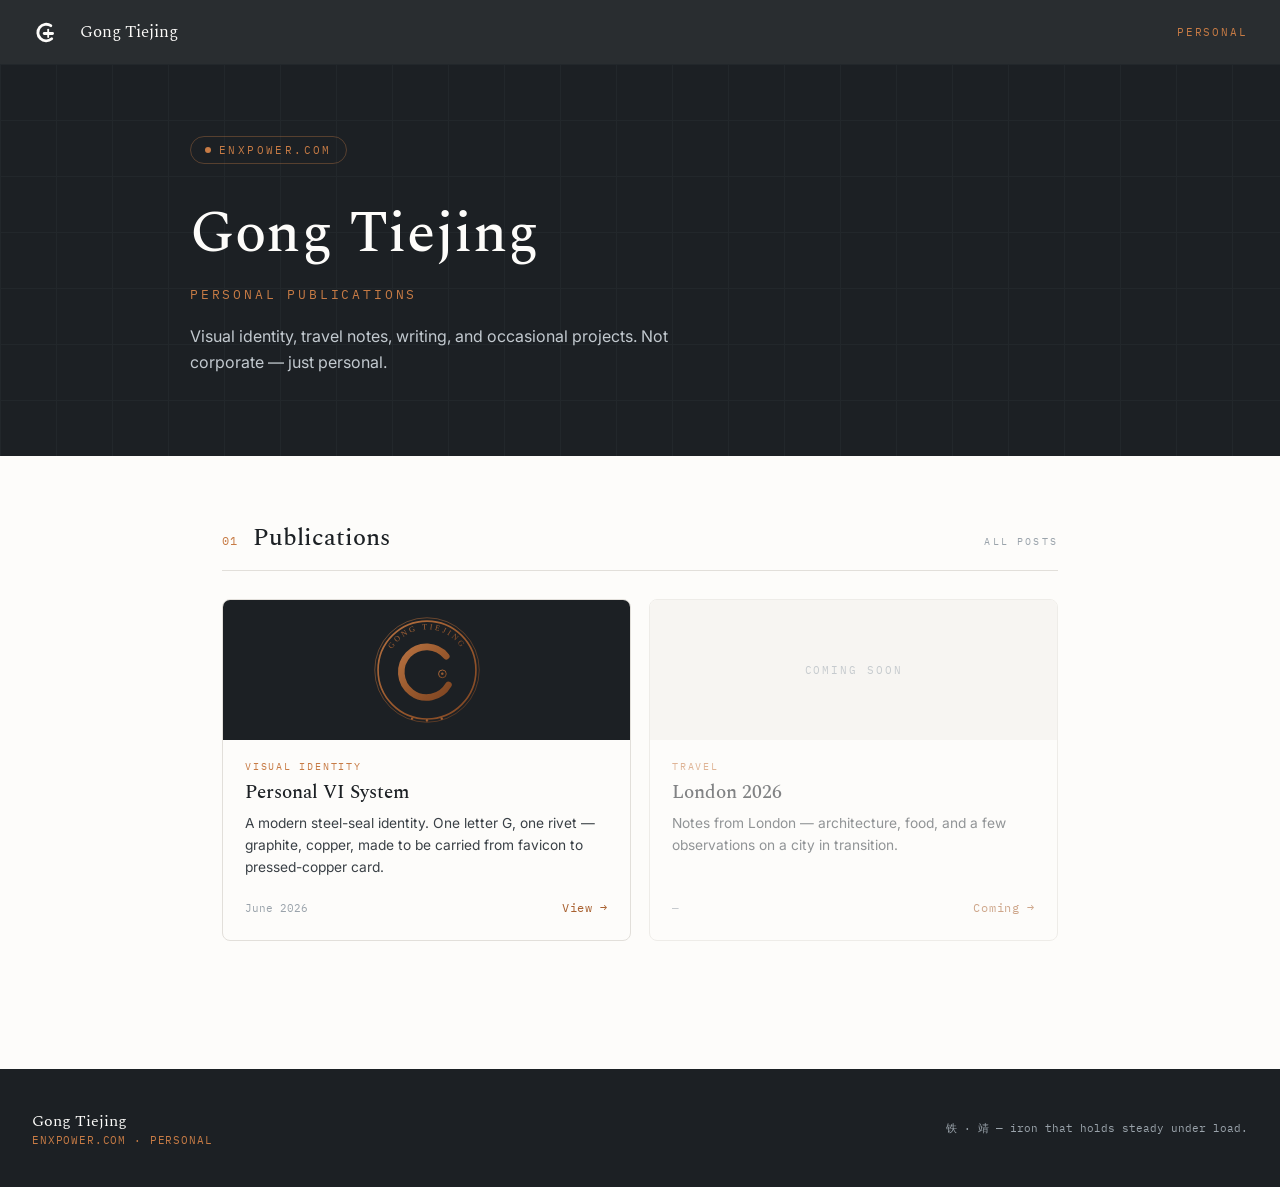
<file: index.html>
<!DOCTYPE html>
<html lang="en">
<head>
<meta charset="UTF-8">
<meta name="viewport" content="width=device-width, initial-scale=1.0">
<title>Gong Tiejing — Personal</title>
<meta name="description" content="Personal publications by Gong Tiejing — visual identity, travel, writing, and projects.">
<meta property="og:title" content="Gong Tiejing — Personal">
<meta property="og:description" content="Personal publications — visual identity, travel, writing, projects.">
<meta property="og:type" content="website">
<meta property="og:url" content="https://enxpower.com/">
<meta property="og:image" content="https://enxpower.com/og-image.png">
<meta property="og:image:width" content="1200">
<meta property="og:image:height" content="630">
<meta name="twitter:card" content="summary_large_image">
<meta name="twitter:title" content="Gong Tiejing — Personal">
<meta name="twitter:image" content="https://enxpower.com/og-image.png">
<link rel="canonical" href="https://enxpower.com/">
<link rel="icon" type="image/svg+xml" href="gong-vi/assets/favicon.svg">
<link rel="apple-touch-icon" href="gong-vi/assets/favicon.svg">
<style>
:root{
  --g:#1C2024; --g2:#2A2F35; --paper:#FDFCFA; --paper2:#F3F1ED;
  --silver:#9AA3AB; --silver2:#C2C9CF; --hair:#E2DFDA; --ink:#3A4046;
  --cu:#A8602F; --cu-hi:#C77B45;
  --serif:'Spectral','Georgia',serif;
  --sans:'Inter','Helvetica Neue',Arial,sans-serif;
  --mono:'IBM Plex Mono','SFMono-Regular',Consolas,monospace;
}
*{box-sizing:border-box;margin:0;padding:0}
html{scroll-behavior:smooth}
body{background:var(--paper);color:var(--g);font-family:var(--sans);
  -webkit-font-smoothing:antialiased;overflow-x:hidden;min-height:100vh;
  display:flex;flex-direction:column}
a{color:inherit;text-decoration:none}

/* ---- nav ---- */
.nav{
  display:flex;align-items:center;gap:20px;padding:18px 32px;
  background:rgba(28,32,36,0.94);backdrop-filter:blur(10px);
  position:sticky;top:0;z-index:40;
}
.nav-mark{width:28px;height:28px;flex-shrink:0}
.nav-mark svg{width:100%;height:100%}
.nav-name{font-family:var(--serif);font-size:1.05rem;color:#FDFCFA}
.nav-sub{font-family:var(--mono);font-size:.66rem;letter-spacing:.18em;
  text-transform:uppercase;color:var(--cu-hi);margin-left:auto}

/* ---- hero ---- */
.hero{
  background:var(--g);color:#FDFCFA;
  padding:72px 32px 80px;
  position:relative;overflow:hidden;
}
.hero-grid{
  position:absolute;inset:0;pointer-events:none;opacity:.05;
  background-image:linear-gradient(var(--silver) 1px,transparent 1px),
    linear-gradient(90deg,var(--silver) 1px,transparent 1px);
  background-size:56px 56px;
}
.hero-inner{position:relative;max-width:900px;margin:0 auto}
.hero-badge{
  display:inline-flex;align-items:center;gap:8px;
  font-family:var(--mono);font-size:.68rem;letter-spacing:.22em;text-transform:uppercase;
  color:var(--cu-hi);border:1px solid rgba(199,123,69,.35);border-radius:30px;
  padding:6px 14px;margin-bottom:26px;
}
.hero-badge .dot{width:6px;height:6px;border-radius:50%;background:var(--cu-hi)}
.hero-h1{font-family:var(--serif);font-size:clamp(2.2rem,5vw,3.6rem);
  font-weight:500;margin-bottom:8px;letter-spacing:.01em}
.hero-role{font-family:var(--mono);font-size:.8rem;letter-spacing:.22em;
  text-transform:uppercase;color:var(--cu-hi);margin-bottom:20px}
.hero-sub{color:var(--silver2);max-width:52ch;font-size:1rem;line-height:1.65}

/* ---- main content ---- */
.main{max-width:900px;margin:0 auto;padding:64px 32px;flex:1}

/* section head */
.sec-head{
  display:flex;align-items:baseline;gap:14px;
  margin-bottom:28px;padding-bottom:14px;
  border-bottom:1px solid var(--hair);
}
.sec-no{font-family:var(--mono);font-size:.78rem;color:var(--cu-hi);letter-spacing:.1em}
.sec-head h2{font-family:var(--serif);font-size:1.5rem;font-weight:500}
.sec-tag{font-family:var(--mono);font-size:.62rem;letter-spacing:.22em;
  text-transform:uppercase;color:var(--silver);margin-left:auto}

/* publication cards */
.pub-grid{display:grid;grid-template-columns:repeat(auto-fill,minmax(280px,1fr));gap:18px;margin-bottom:64px}
.pub-card{
  border:1px solid var(--hair);border-radius:8px;overflow:hidden;
  background:var(--paper);transition:border-color .15s,box-shadow .15s;
  display:flex;flex-direction:column;
}
.pub-card:hover{border-color:var(--cu);box-shadow:0 4px 18px rgba(168,96,47,.1)}
.pub-card-thumb{
  height:140px;background:var(--g);
  display:flex;align-items:center;justify-content:center;position:relative;overflow:hidden;
}
.pub-card-thumb.light{background:var(--paper2)}
.pub-card-thumb svg{opacity:.9}
.pub-card-body{padding:20px 22px 24px;flex:1;display:flex;flex-direction:column;gap:8px}
.pub-card-type{font-family:var(--mono);font-size:.62rem;letter-spacing:.18em;
  text-transform:uppercase;color:var(--cu-hi)}
.pub-card-title{font-family:var(--serif);font-size:1.18rem;font-weight:500;color:var(--g);line-height:1.25}
.pub-card-desc{font-size:.86rem;color:var(--ink);line-height:1.6;flex:1}
.pub-card-meta{display:flex;align-items:center;justify-content:space-between;margin-top:14px}
.pub-card-date{font-family:var(--mono);font-size:.68rem;color:var(--silver)}
.pub-card-link{
  font-family:var(--mono);font-size:.72rem;letter-spacing:.06em;
  color:var(--cu);border-bottom:1px solid transparent;transition:border-color .15s
}
.pub-card:hover .pub-card-link{border-color:var(--cu)}

/* coming-soon card */
.pub-card.soon{opacity:.55;pointer-events:none}
.pub-card.soon .pub-card-thumb{background:var(--paper2)}
.soon-label{
  font-family:var(--mono);font-size:.66rem;letter-spacing:.18em;text-transform:uppercase;
  color:var(--silver);position:absolute;inset:0;display:flex;align-items:center;justify-content:center
}

/* footer */
.footer{
  background:var(--g);color:var(--silver);
  padding:40px 32px;font-size:.82rem;
  display:flex;align-items:center;justify-content:space-between;flex-wrap:wrap;gap:16px;
}
.footer-name{font-family:var(--serif);font-size:1rem;color:#FDFCFA}
.footer-meta{font-family:var(--mono);font-size:.66rem;letter-spacing:.08em;color:var(--cu-hi)}

@media(max-width:600px){
  .nav{padding:14px 20px}.hero{padding:52px 20px 60px}.main{padding:48px 20px}
  .pub-grid{grid-template-columns:1fr}
  .footer{padding:30px 20px;flex-direction:column;gap:10px}
}
</style>
<link rel="preconnect" href="https://fonts.googleapis.com">
<link rel="preconnect" href="https://fonts.gstatic.com" crossorigin>
<link href="https://fonts.googleapis.com/css2?family=Spectral:wght@400;500&family=Inter:wght@400;500&family=IBM+Plex+Mono:wght@400&display=swap" rel="stylesheet">
</head>
<body>

<!-- NAV -->
<header class="nav">
  <div class="nav-mark" aria-hidden="true">
    <svg viewBox="0 0 64 64" xmlns="http://www.w3.org/2000/svg">
      <g transform="translate(32,32.5)">
        <path d="M 11,-15 A 19,19 0 1 0 13,15" stroke="#FDFCFA" stroke-width="6.5" fill="none" stroke-linecap="round"/>
        <path d="M 15,3 L -4,3" stroke="#FDFCFA" stroke-width="6.5" fill="none" stroke-linecap="round"/>
        <path d="M 5,-6 L 5,11" stroke="#FDFCFA" stroke-width="4.2" fill="none" stroke-linecap="round"/>
        <circle cx="5" cy="3" r="3" fill="#FDFCFA"/>
      </g>
    </svg>
  </div>
  <span class="nav-name">Gong Tiejing</span>
  <span class="nav-sub">Personal</span>
</header>

<!-- HERO -->
<section class="hero">
  <div class="hero-grid" aria-hidden="true"></div>
  <div class="hero-inner">
    <div class="hero-badge"><span class="dot"></span>ENXPOWER.COM</div>
    <h1 class="hero-h1">Gong Tiejing</h1>
    <p class="hero-role">Personal publications</p>
    <p class="hero-sub">Visual identity, travel notes, writing, and occasional projects. Not corporate — just personal.</p>
  </div>
</section>

<!-- PUBLICATIONS -->
<main class="main">
  <div class="sec-head">
    <span class="sec-no">01</span>
    <h2>Publications</h2>
    <span class="sec-tag">ALL POSTS</span>
  </div>

  <div class="pub-grid">

    <!-- GONG-VI -->
    <a class="pub-card" href="/gong-vi/">
      <div class="pub-card-thumb">
        <svg viewBox="0 0 400 400" width="110" height="110" xmlns="http://www.w3.org/2000/svg">
          <defs>
            <linearGradient id="cu" x1="0" y1="0" x2="1" y2="1">
              <stop offset="0" stop-color="#C77B45"/>
              <stop offset="0.5" stop-color="#A8602F"/>
              <stop offset="1" stop-color="#8A4A23"/>
            </linearGradient>
            <path id="t" d="M 200,200 m -148,0 a 148,148 0 1 1 296,0"/>
          </defs>
          <circle cx="200" cy="200" r="190" stroke="url(#cu)" stroke-width="2" fill="none"/>
          <circle cx="200" cy="200" r="178" stroke="url(#cu)" stroke-width="6" fill="none"/>
          <text font-family="Georgia,serif" font-size="29" letter-spacing="9" fill="url(#cu)" text-anchor="middle">
            <textPath href="#t" startOffset="50%">GONG TIEJING</textPath>
          </text>
          <g fill="url(#cu)">
            <circle cx="200" cy="384" r="4.5"/>
            <circle cx="146" cy="377" r="4.5"/>
            <circle cx="254" cy="377" r="4.5"/>
          </g>
          <g transform="translate(200,202)">
            <path d="M 70,-52 A 92,92 0 1 0 78,52" stroke="url(#cu)" stroke-width="24" fill="none" stroke-linecap="round"/>
            <path d="M 84,12 L 28,12" stroke="url(#cu)" stroke-width="24" fill="none" stroke-linecap="round"/>
            <path d="M 56,-18 L 56,42" stroke="url(#cu)" stroke-width="15" fill="none" stroke-linecap="round"/>
            <circle cx="56" cy="12" r="14" fill="#1C2024"/>
            <circle cx="56" cy="12" r="14" fill="none" stroke="url(#cu)" stroke-width="3.5"/>
            <circle cx="56" cy="12" r="4.5" fill="url(#cu)"/>
          </g>
        </svg>
      </div>
      <div class="pub-card-body">
        <span class="pub-card-type">Visual Identity</span>
        <span class="pub-card-title">Personal VI System</span>
        <span class="pub-card-desc">A modern steel-seal identity. One letter G, one rivet — graphite, copper, made to be carried from favicon to pressed-copper card.</span>
        <div class="pub-card-meta">
          <span class="pub-card-date">June 2026</span>
          <span class="pub-card-link">View →</span>
        </div>
      </div>
    </a>

    <!-- PLACEHOLDER: London 2026 -->
    <div class="pub-card soon">
      <div class="pub-card-thumb light">
        <span class="soon-label">Coming Soon</span>
      </div>
      <div class="pub-card-body">
        <span class="pub-card-type">Travel</span>
        <span class="pub-card-title">London 2026</span>
        <span class="pub-card-desc">Notes from London — architecture, food, and a few observations on a city in transition.</span>
        <div class="pub-card-meta">
          <span class="pub-card-date">—</span>
          <span class="pub-card-link">Coming →</span>
        </div>
      </div>
    </div>

  </div>
</main>

<!-- FOOTER -->
<footer class="footer">
  <div>
    <div class="footer-name">Gong Tiejing</div>
    <div class="footer-meta">ENXPOWER.COM · PERSONAL</div>
  </div>
  <div style="font-family:var(--mono);font-size:.66rem;color:var(--silver);text-align:right">
    铁 · 靖 — iron that holds steady under load.
  </div>
</footer>

</body>
</html>
</file>
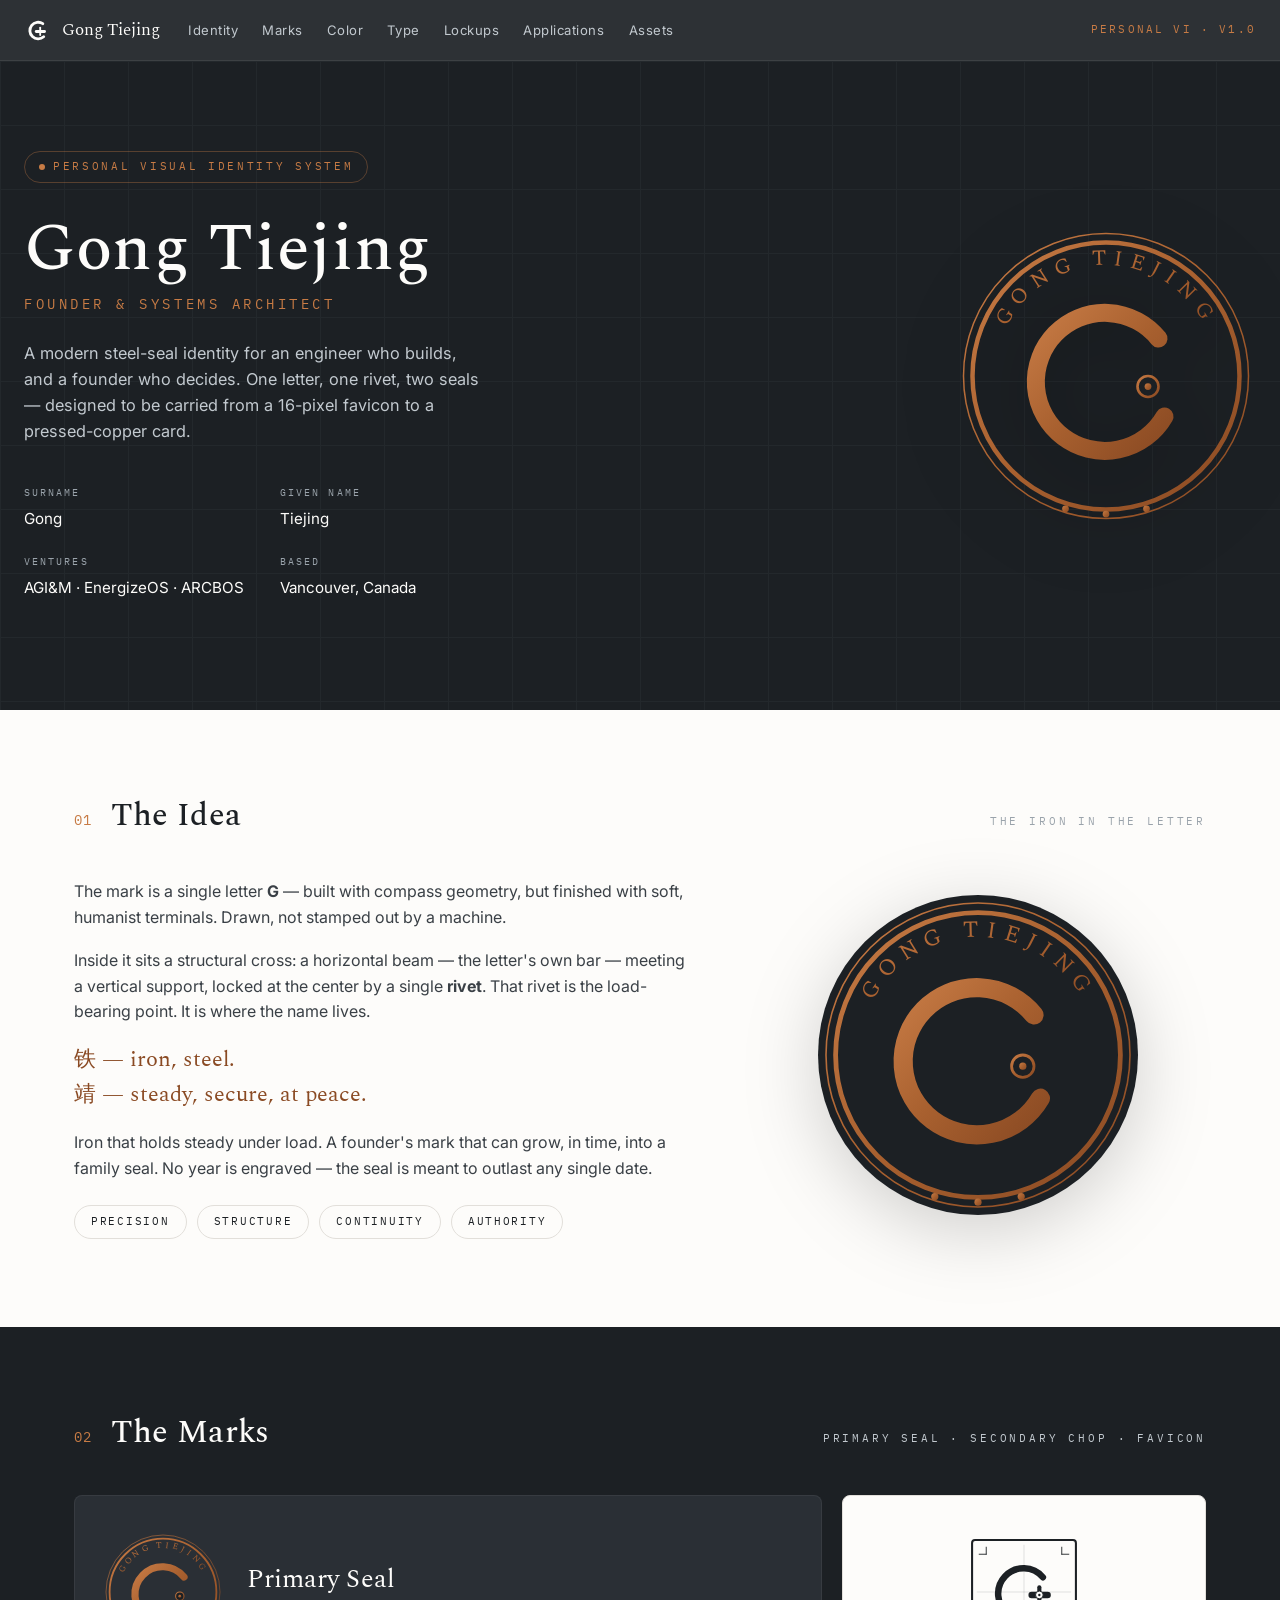
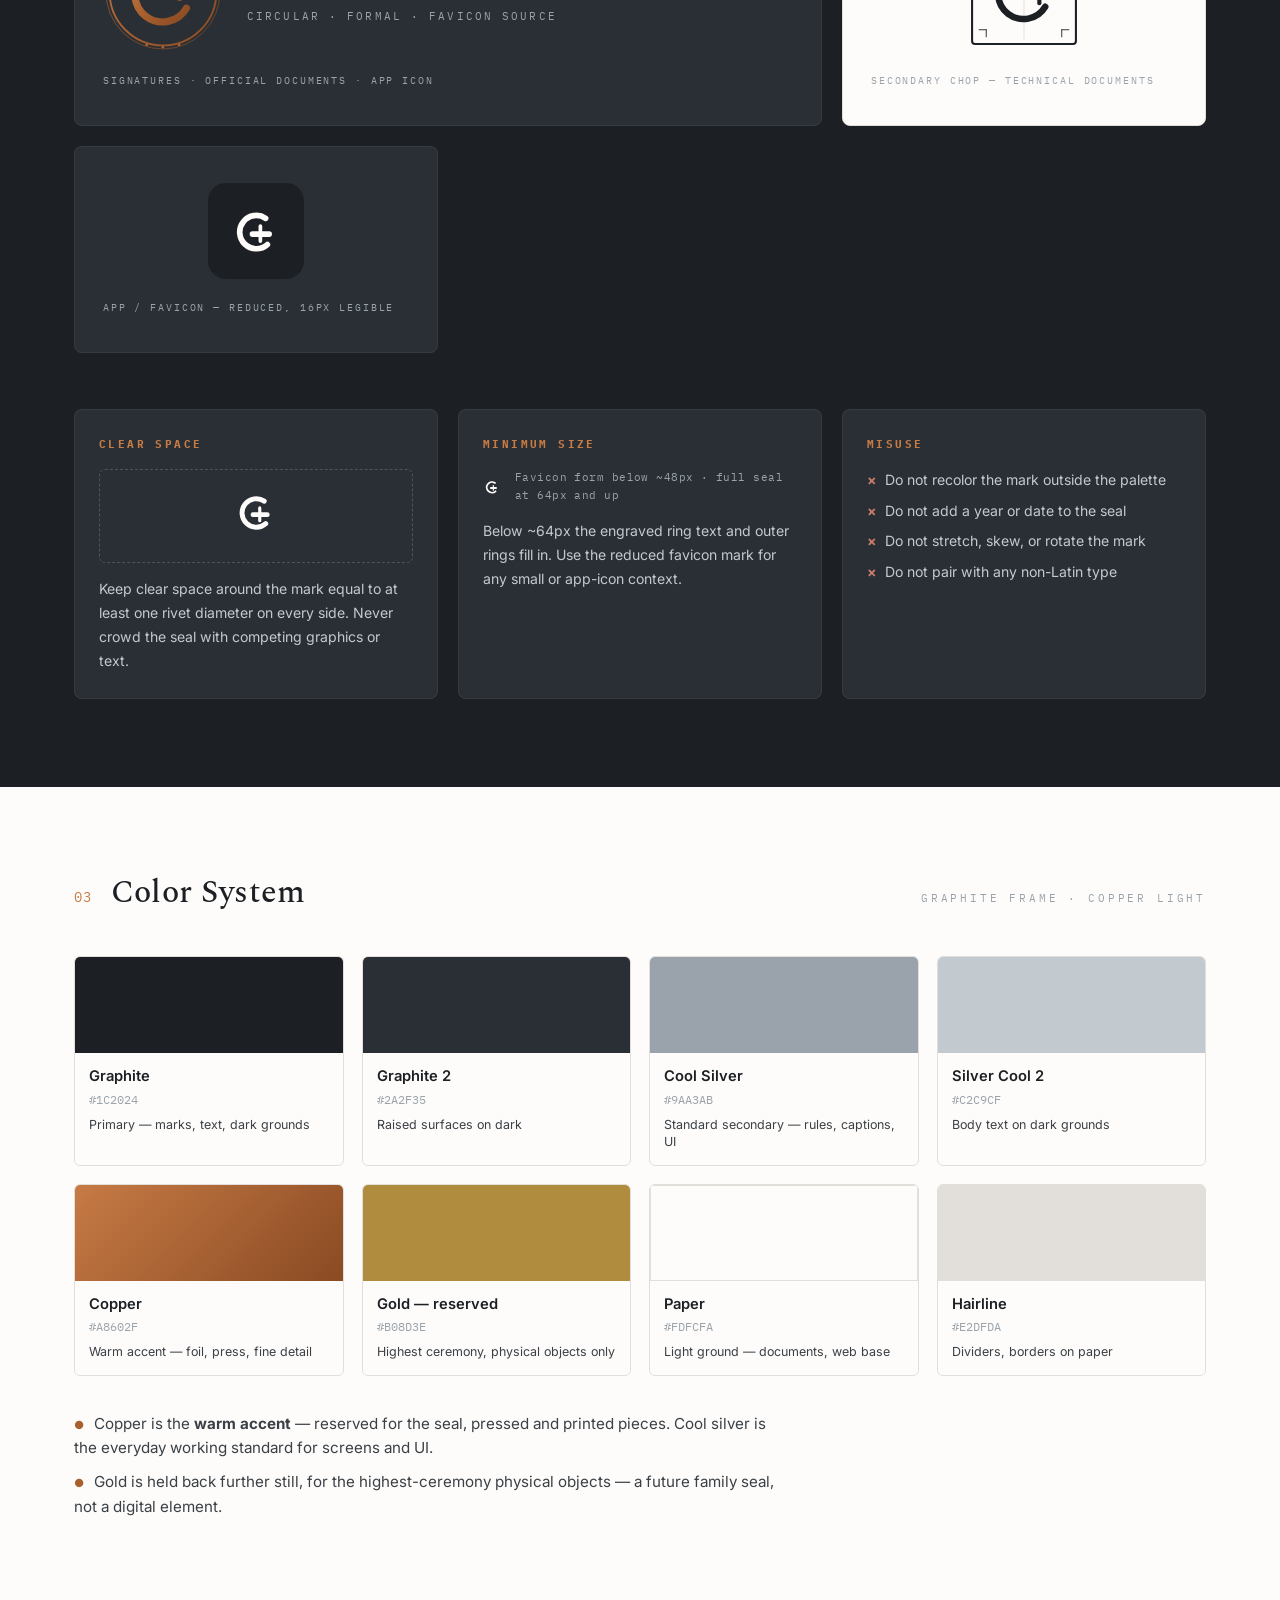
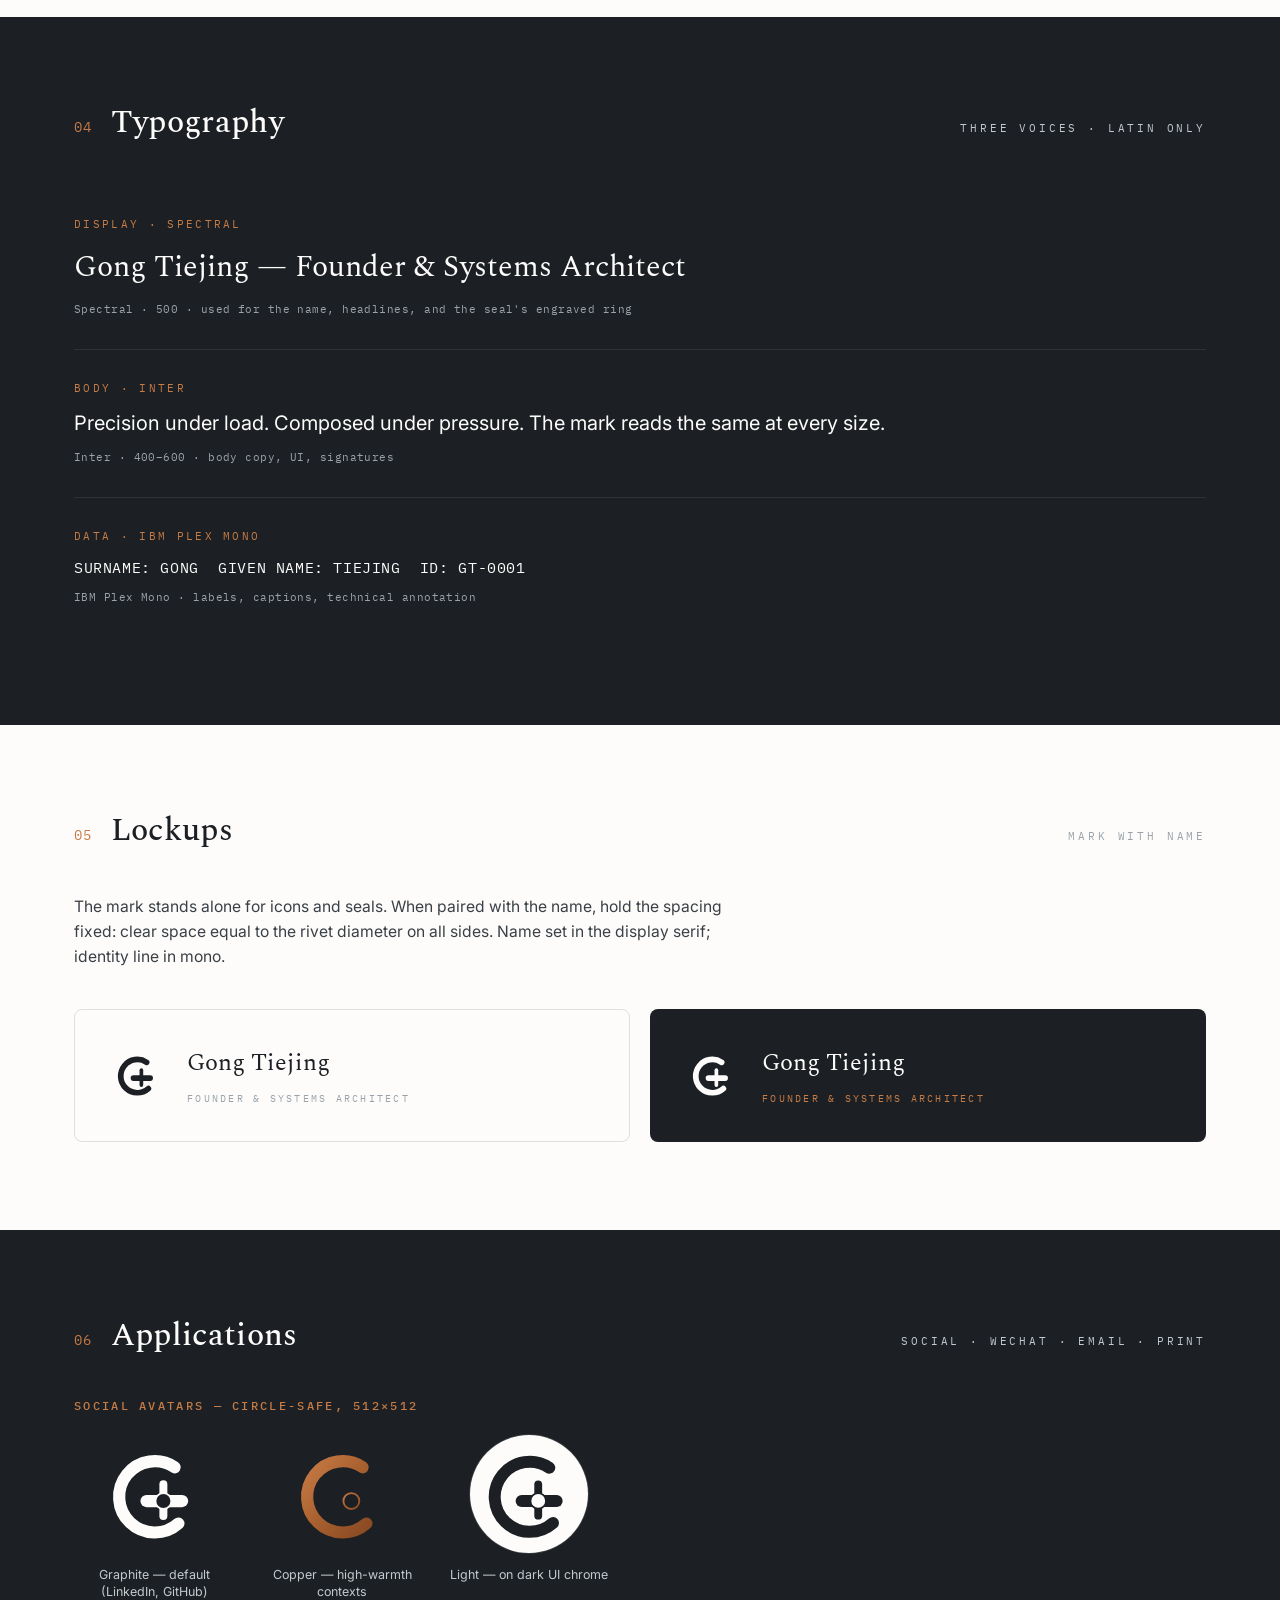
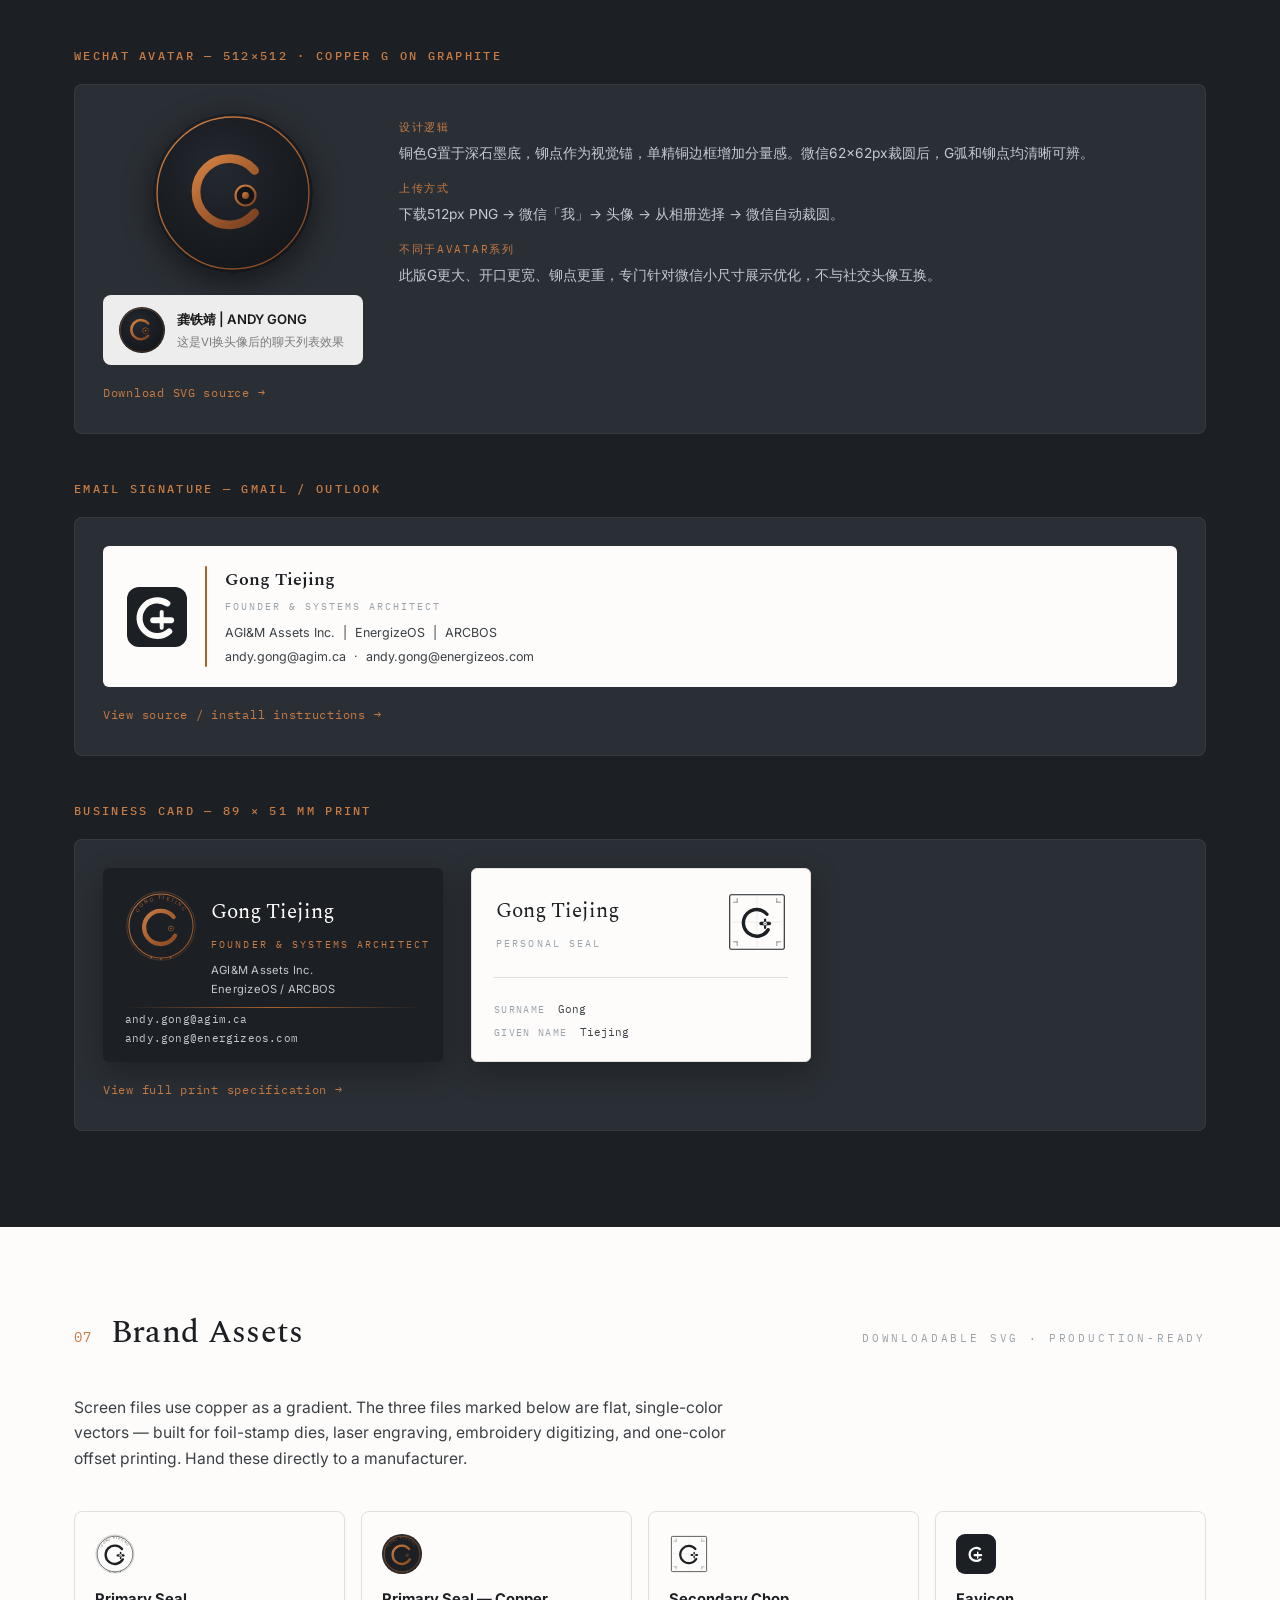
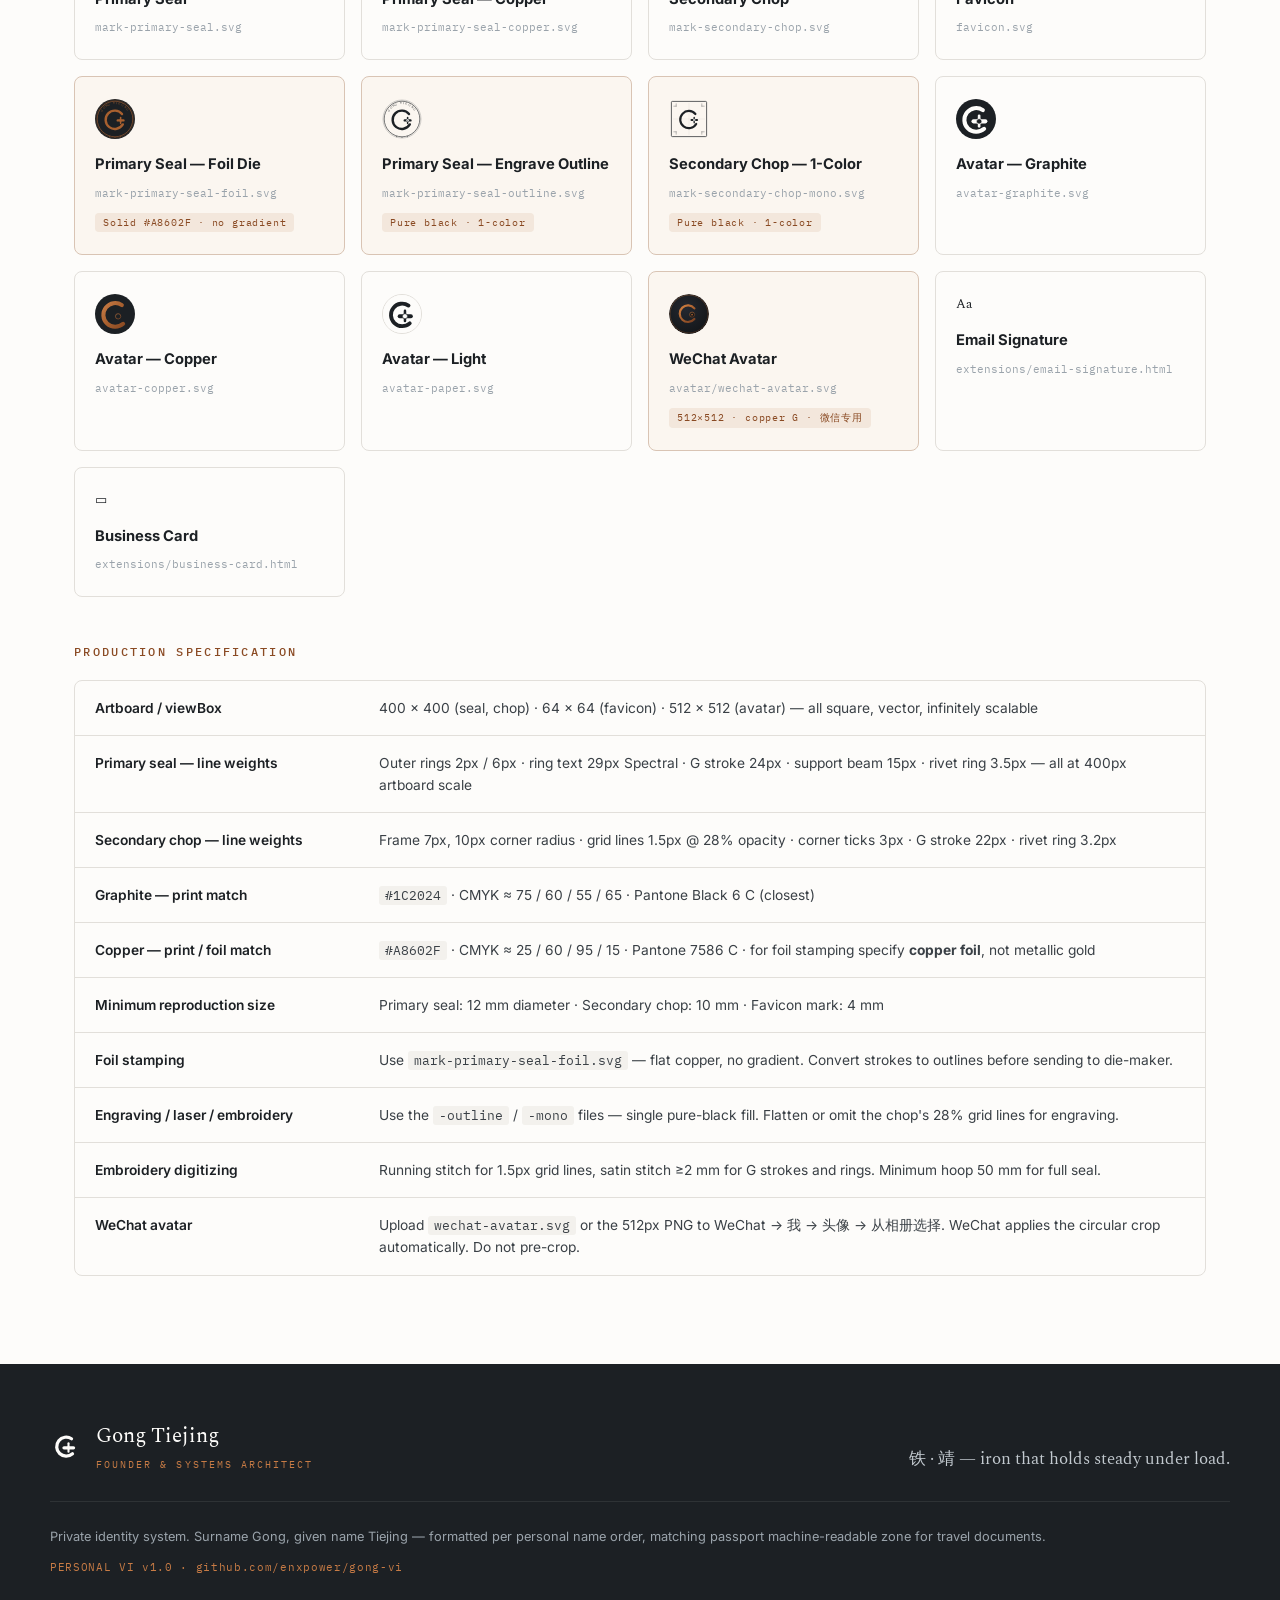
<file: gong-vi/index.html>
<!DOCTYPE html>
<html lang="en">
<head>
<meta charset="UTF-8">
<meta name="viewport" content="width=device-width, initial-scale=1.0">
<title>Gong Tiejing — Personal Visual Identity · enxpower.com/gong-vi</title>
<meta name="description" content="Gong Tiejing — personal visual identity system. A modern steel-seal mark for an engineer and founder: graphite, cool silver, copper.">
<meta property="og:title" content="Gong Tiejing — Personal Visual Identity">
<meta property="og:description" content="A modern steel-seal identity. Precise, composed, made to be carried.">
<meta property="og:type" content="website">
<link rel="icon" type="image/svg+xml" href="assets/favicon.svg">
<link rel="stylesheet" href="css/gong-vi.css">
<link rel="preconnect" href="https://fonts.googleapis.com">
<link rel="preconnect" href="https://fonts.gstatic.com" crossorigin>
<link href="https://fonts.googleapis.com/css2?family=Spectral:wght@400;500;600&family=Inter:wght@400;500;600;700&family=IBM+Plex+Mono:wght@400;500;600&display=swap" rel="stylesheet">
<meta property="og:url" content="https://enxpower.com/gong-vi/">
<meta property="og:image" content="https://enxpower.com/gong-vi/og-image.png">
<meta property="og:image:width" content="1200">
<meta property="og:image:height" content="630">
<meta name="twitter:card" content="summary_large_image">
<meta name="twitter:title" content="Gong Tiejing — Personal Visual Identity">
<meta name="twitter:description" content="A modern steel-seal identity. Graphite, copper, precision.">
<meta name="twitter:image" content="https://enxpower.com/gong-vi/og-image.png">
<link rel="canonical" href="https://enxpower.com/gong-vi/">
<link rel="apple-touch-icon" href="assets/favicon.svg">
</head>
<body>

<!-- ============ SVG SPRITE ============ -->
<svg width="0" height="0" style="position:absolute" aria-hidden="true">
  <defs>
    <symbol id="seal-graphite" viewBox="0 0 400 400"><defs>
    <path id="gtSealTextTop" d="M 200,200 m -148,0 a 148,148 0 1 1 296,0" />
  </defs>
  <circle cx="200" cy="200" r="190" stroke="#1C2024" stroke-width="2" fill="none"/>
  <circle cx="200" cy="200" r="178" stroke="#1C2024" stroke-width="6" fill="none"/>
  <text font-family="'Spectral','Georgia',serif" font-size="29" letter-spacing="9" fill="#1C2024" text-anchor="middle">
    <textPath href="#gtSealTextTop" startOffset="50%">GONG TIEJING</textPath>
  </text>
  <g fill="#1C2024">
    <circle cx="200" cy="384" r="4.5"/>
    <circle cx="146" cy="377" r="4.5"/>
    <circle cx="254" cy="377" r="4.5"/>
  </g>
  <g transform="translate(200,202)">
    <path d="M 70,-52 A 92,92 0 1 0 78,52" stroke="#1C2024" stroke-width="24" fill="none" stroke-linecap="round"/>
    <path d="M 84,12 L 28,12" stroke="#1C2024" stroke-width="24" fill="none" stroke-linecap="round"/>
    <path d="M 56,-18 L 56,42" stroke="#1C2024" stroke-width="15" fill="none" stroke-linecap="round"/>
    <circle cx="56" cy="12" r="14" fill="#FDFCFA"/>
    <circle cx="56" cy="12" r="14" fill="none" stroke="#1C2024" stroke-width="3.5"/>
    <circle cx="56" cy="12" r="4.5" fill="#1C2024"/>
  </g></symbol>
    <symbol id="seal-copper" viewBox="0 0 400 400"><defs>
    <linearGradient id="cuSeal" x1="0" y1="0" x2="1" y2="1">
      <stop offset="0" stop-color="#C77B45"/><stop offset="0.5" stop-color="#A8602F"/><stop offset="1" stop-color="#8A4A23"/>
    </linearGradient>
    <path id="tCu" d="M 200,200 m -148,0 a 148,148 0 1 1 296,0" />
  </defs>
  <circle cx="200" cy="200" r="190" stroke="url(#cuSeal)" stroke-width="2" fill="none"/>
  <circle cx="200" cy="200" r="178" stroke="url(#cuSeal)" stroke-width="6" fill="none"/>
  <text font-family="'Spectral',serif" font-size="29" letter-spacing="9" fill="url(#cuSeal)" text-anchor="middle"><textPath href="#tCu" startOffset="50%">GONG TIEJING</textPath></text>
  <g fill="url(#cuSeal)"><circle cx="200" cy="384" r="4.5"/><circle cx="146" cy="377" r="4.5"/><circle cx="254" cy="377" r="4.5"/></g>
  <g transform="translate(200,202)">
    <path d="M 70,-52 A 92,92 0 1 0 78,52" stroke="url(#cuSeal)" stroke-width="24" fill="none" stroke-linecap="round"/>
    <path d="M 84,12 L 28,12" stroke="url(#cuSeal)" stroke-width="24" fill="none" stroke-linecap="round"/>
    <path d="M 56,-18 L 56,42" stroke="url(#cuSeal)" stroke-width="15" fill="none" stroke-linecap="round"/>
    <circle cx="56" cy="12" r="14" fill="#1C2024"/><circle cx="56" cy="12" r="14" fill="none" stroke="url(#cuSeal)" stroke-width="3.5"/><circle cx="56" cy="12" r="4.5" fill="url(#cuSeal)"/>
  </g></symbol>
    <symbol id="chop" viewBox="0 0 400 400"><rect x="24" y="24" width="352" height="352" rx="10" stroke="#1C2024" stroke-width="7" fill="none"/>
  <line x1="200" y1="40" x2="200" y2="360" stroke="#1C2024" stroke-width="1.5" opacity="0.28"/>
  <line x1="40" y1="200" x2="360" y2="200" stroke="#1C2024" stroke-width="1.5" opacity="0.28"/>
  <g stroke="#1C2024" stroke-width="3" stroke-linecap="round">
    <path d="M 48,72 L 72,72 M 72,48 L 72,72"/>
    <path d="M 352,72 L 328,72 M 328,48 L 328,72"/>
    <path d="M 48,328 L 72,328 M 72,352 L 72,328"/>
    <path d="M 352,328 L 328,328 M 328,352 L 328,328"/>
  </g>
  <g transform="translate(200,200)">
    <path d="M 64,-50 A 86,86 0 1 0 72,50" stroke="#1C2024" stroke-width="22" fill="none" stroke-linecap="round"/>
    <path d="M 80,10 L 26,10" stroke="#1C2024" stroke-width="22" fill="none" stroke-linecap="round"/>
    <path d="M 52,-16 L 52,38" stroke="#1C2024" stroke-width="14" fill="none" stroke-linecap="round"/>
    <circle cx="52" cy="10" r="13" fill="#FDFCFA"/>
    <circle cx="52" cy="10" r="13" fill="none" stroke="#1C2024" stroke-width="3.2"/>
    <circle cx="52" cy="10" r="4" fill="#1C2024"/>
  </g></symbol>
    <symbol id="icon" viewBox="0 0 64 64"><g transform="translate(32,32.5)">
    <path d="M 11,-15 A 19,19 0 1 0 13,15" stroke="currentColor" stroke-width="6.5" fill="none" stroke-linecap="round"/>
    <path d="M 15,3 L -4,3" stroke="currentColor" stroke-width="6.5" fill="none" stroke-linecap="round"/>
    <path d="M 5,-6 L 5,11" stroke="currentColor" stroke-width="4.2" fill="none" stroke-linecap="round"/>
    <circle cx="5" cy="3" r="3" fill="currentColor"/>
  </g></symbol>
    <symbol id="avatar-graphite" viewBox="0 0 512 512"><rect width="512" height="512" fill="#1C2024"/>
  <g transform="translate(256,262)">
    <path d="M 88,-120 A 152,152 0 1 0 104,120" stroke="#FDFCFA" stroke-width="52" fill="none" stroke-linecap="round"/>
    <path d="M 120,24 L -32,24" stroke="#FDFCFA" stroke-width="52" fill="none" stroke-linecap="round"/>
    <path d="M 40,-48 L 40,88" stroke="#FDFCFA" stroke-width="34" fill="none" stroke-linecap="round"/>
    <circle cx="40" cy="24" r="34" fill="#1C2024"/>
    <circle cx="40" cy="24" r="34" fill="none" stroke="#FDFCFA" stroke-width="8"/>
  </g></symbol>
    <symbol id="avatar-copper" viewBox="0 0 512 512"><defs>
    <linearGradient id="cuAvatar" x1="0" y1="0" x2="1" y2="1">
      <stop offset="0" stop-color="#C77B45"/><stop offset="0.5" stop-color="#A8602F"/><stop offset="1" stop-color="#8A4A23"/>
    </linearGradient>
  </defs>
  <rect width="512" height="512" fill="#1C2024"/>
  <g transform="translate(256,262)">
    <path d="M 88,-120 A 152,152 0 1 0 104,120" stroke="url(#cuAvatar)" stroke-width="52" fill="none" stroke-linecap="round"/>
    <path d="M 120,24 L -32,24" stroke="url(#cuAvatar)" stroke-width="52" fill="none" stroke-linecap="round"/>
    <path d="M 40,-48 L 40,88" stroke="url(#cuAvatar)" stroke-width="34" fill="none" stroke-linecap="round"/>
    <circle cx="40" cy="24" r="34" fill="#1C2024"/>
    <circle cx="40" cy="24" r="34" fill="none" stroke="url(#cuAvatar)" stroke-width="8"/>
  </g></symbol>
    <symbol id="avatar-paper" viewBox="0 0 512 512"><rect width="512" height="512" fill="#FDFCFA"/>
  <g transform="translate(256,262)">
    <path d="M 88,-120 A 152,152 0 1 0 104,120" stroke="#1C2024" stroke-width="52" fill="none" stroke-linecap="round"/>
    <path d="M 120,24 L -32,24" stroke="#1C2024" stroke-width="52" fill="none" stroke-linecap="round"/>
    <path d="M 40,-48 L 40,88" stroke="#1C2024" stroke-width="34" fill="none" stroke-linecap="round"/>
    <circle cx="40" cy="24" r="34" fill="#FDFCFA"/>
    <circle cx="40" cy="24" r="34" fill="none" stroke="#1C2024" stroke-width="8"/>
  </g></symbol>
    <symbol id="wechat-av" viewBox="0 0 512 512"><defs>
    <radialGradient id="wbg" cx="42%" cy="36%" r="72%">
      <stop offset="0" stop-color="#242830"/><stop offset="1" stop-color="#121518"/>
    </radialGradient>
    <linearGradient id="wcu" x1="0.1" y1="0" x2="0.9" y2="1">
      <stop offset="0" stop-color="#D28040"/><stop offset="0.5" stop-color="#A8602F"/><stop offset="1" stop-color="#7C4222"/>
    </linearGradient>
  </defs>
  <circle cx="256" cy="256" r="256" fill="url(#wbg)"/>
  <circle cx="256" cy="256" r="243" fill="none" stroke="url(#wcu)" stroke-width="4.5"/>
  <g transform="translate(244,252)">
    <path d="M 81,-68 A 106,106 0 1 0 81,68" stroke="url(#wcu)" stroke-width="28" fill="none" stroke-linecap="round"/>
    <path d="M 100,12 L -18,12" stroke="url(#wcu)" stroke-width="28" fill="none" stroke-linecap="round"/>
    <path d="M 52,-30 L 52,-18" stroke="url(#wcu)" stroke-width="18" fill="none" stroke-linecap="round"/>
    <path d="M 52,42 L 52,58" stroke="url(#wcu)" stroke-width="18" fill="none" stroke-linecap="round"/>
    <circle cx="52" cy="12" r="32" fill="#121518"/>
    <circle cx="52" cy="12" r="32" fill="none" stroke="url(#wcu)" stroke-width="7"/>
    <circle cx="52" cy="12" r="11" fill="url(#wcu)"/>
  </g></symbol>
    <symbol id="seal-foil" viewBox="0 0 400 400"><defs>
    <path id="tFoil" d="M 200,200 m -148,0 a 148,148 0 1 1 296,0" />
  </defs>
  <circle cx="200" cy="200" r="190" stroke="#A8602F" stroke-width="2" fill="none"/>
  <circle cx="200" cy="200" r="178" stroke="#A8602F" stroke-width="6" fill="none"/>
  <text font-family="'Spectral',Georgia,serif" font-size="29" letter-spacing="9" fill="#A8602F" text-anchor="middle"><textPath href="#tFoil" startOffset="50%">GONG TIEJING</textPath></text>
  <g fill="#A8602F"><circle cx="200" cy="384" r="4.5"/><circle cx="146" cy="377" r="4.5"/><circle cx="254" cy="377" r="4.5"/></g>
  <g transform="translate(200,202)">
    <path d="M 70,-52 A 92,92 0 1 0 78,52" stroke="#A8602F" stroke-width="24" fill="none" stroke-linecap="round"/>
    <path d="M 84,12 L 28,12" stroke="#A8602F" stroke-width="24" fill="none" stroke-linecap="round"/>
    <path d="M 56,-18 L 56,42" stroke="#A8602F" stroke-width="15" fill="none" stroke-linecap="round"/>
    <circle cx="56" cy="12" r="14" fill="none" stroke="#A8602F" stroke-width="3.5"/><circle cx="56" cy="12" r="4.5" fill="#A8602F"/>
  </g></symbol>
  </defs>
</svg>

<!-- ============ NAV ============ -->
<header class="nav">
  <a class="nav-logo" href="#top" aria-label="Gong Tiejing home">
    <svg viewBox="0 0 64 64" width="28" height="28" aria-hidden="true"><use href="#icon"/></svg>
    <span class="nav-word">Gong Tiejing</span>
  </a>
  <nav class="nav-links">
    <a href="#identity">Identity</a>
    <a href="#marks">Marks</a>
    <a href="#color">Color</a>
    <a href="#type">Type</a>
    <a href="#lockups">Lockups</a>
    <a href="#applications">Applications</a>
    <a href="#assets">Assets</a>
  </nav>
  <span class="nav-tag">PERSONAL VI · v1.0</span>
</header>

<!-- ============ HERO ============ -->
<section class="hero" id="top">
  <div class="hero-grid" aria-hidden="true"></div>
  <div class="hero-inner">
    <div class="hero-badge"><span class="dot"></span>PERSONAL VISUAL IDENTITY SYSTEM</div>
    <h1 class="hero-title">Gong Tiejing</h1>
    <p class="hero-role">Founder &amp; Systems Architect</p>
    <p class="hero-sub">A modern steel-seal identity for an engineer who builds, and a founder who decides. One letter, one rivet, two seals — designed to be carried from a 16-pixel favicon to a pressed-copper card.</p>
    <div class="hero-meta">
      <div class="meta-cell"><span class="mk">SURNAME</span><span class="mv">Gong</span></div>
      <div class="meta-cell"><span class="mk">GIVEN NAME</span><span class="mv">Tiejing</span></div>
      <div class="meta-cell"><span class="mk">VENTURES</span><span class="mv">AGI&amp;M · EnergizeOS · ARCBOS</span></div>
      <div class="meta-cell"><span class="mk">BASED</span><span class="mv">Vancouver, Canada</span></div>
    </div>
  </div>
  <div class="hero-mark" aria-hidden="true">
    <svg viewBox="0 0 400 400" width="400" height="400"><use href="#seal-copper"/></svg>
  </div>
</section>

<!-- ============ 01 IDENTITY ============ -->
<section class="sec" id="identity">
  <div class="sec-head">
    <span class="sec-no">01</span><h2>The Idea</h2>
    <span class="sec-en">THE IRON IN THE LETTER</span>
  </div>
  <div class="meaning">
    <div class="meaning-body">
      <p>The mark is a single letter <strong>G</strong> — built with compass geometry, but finished with soft, humanist terminals. Drawn, not stamped out by a machine.</p>
      <p>Inside it sits a structural cross: a horizontal beam — the letter's own bar — meeting a vertical support, locked at the center by a single <strong>rivet</strong>. That rivet is the load-bearing point. It is where the name lives.</p>
      <p class="han">铁 — iron, steel.<br>靖 — steady, secure, at peace.</p>
      <p>Iron that holds steady under load. A founder's mark that can grow, in time, into a family seal. No year is engraved — the seal is meant to outlast any single date.</p>
      <div class="positioning">
        <div class="pos-tag">PRECISION</div><div class="pos-tag">STRUCTURE</div>
        <div class="pos-tag">CONTINUITY</div><div class="pos-tag">AUTHORITY</div>
      </div>
    </div>
    <div class="meaning-seal">
      <svg viewBox="0 0 400 400" width="400" height="400"><use href="#seal-copper"/></svg>
    </div>
  </div>
</section>

<!-- ============ 02 MARKS ============ -->
<section class="sec dark" id="marks">
  <div class="sec-head">
    <span class="sec-no">02</span><h2>The Marks</h2>
    <span class="sec-en">PRIMARY SEAL · SECONDARY CHOP · FAVICON</span>
  </div>
  <div class="logo-grid">
    <div class="logo-cell wide">
      <div class="logo-lockup horizontal">
        <svg viewBox="0 0 400 400" width="120" height="120"><use href="#seal-copper"/></svg>
        <div class="lk-text">
          <span class="lk-word">Primary Seal</span>
          <span class="lk-tag">CIRCULAR · FORMAL · FAVICON SOURCE</span>
        </div>
      </div>
      <span class="logo-label">SIGNATURES · OFFICIAL DOCUMENTS · APP ICON</span>
    </div>
    <div class="logo-cell light-bg">
      <div class="logo-lockup">
        <svg viewBox="0 0 400 400" width="118" height="118" style="color:#1C2024"><use href="#chop"/></svg>
      </div>
      <span class="logo-label dark">SECONDARY CHOP — TECHNICAL DOCUMENTS</span>
    </div>
    <div class="logo-cell">
      <div class="logo-lockup">
        <div class="fav-tile"><svg viewBox="0 0 64 64" width="56" height="56" style="color:#FDFCFA"><use href="#icon"/></svg></div>
      </div>
      <span class="logo-label">APP / FAVICON — REDUCED, 16PX LEGIBLE</span>
    </div>
  </div>
  <div class="usage">
    <div class="usage-card">
      <h4>CLEAR SPACE</h4>
      <div class="clearspace"><div class="cs-box"><svg viewBox="0 0 64 64" width="48" height="48" style="color:#FDFCFA"><use href="#icon"/></svg></div></div>
      <p>Keep clear space around the mark equal to at least one rivet diameter on every side. Never crowd the seal with competing graphics or text.</p>
    </div>
    <div class="usage-card">
      <h4>MINIMUM SIZE</h4>
      <div class="minsize">
        <svg viewBox="0 0 64 64" width="24" height="24" style="color:#FDFCFA"><use href="#icon"/></svg>
        <span class="ms-note">Favicon form below ~48px · full seal at 64px and up</span>
      </div>
      <p>Below ~64px the engraved ring text and outer rings fill in. Use the reduced favicon mark for any small or app-icon context.</p>
    </div>
    <div class="usage-card">
      <h4>MISUSE</h4>
      <ul class="misuse">
        <li>Do not recolor the mark outside the palette</li>
        <li>Do not add a year or date to the seal</li>
        <li>Do not stretch, skew, or rotate the mark</li>
        <li>Do not pair with any non-Latin type</li>
      </ul>
    </div>
  </div>
</section>

<!-- ============ 03 COLOR ============ -->
<section class="sec" id="color">
  <div class="sec-head">
    <span class="sec-no">03</span><h2>Color System</h2>
    <span class="sec-en">GRAPHITE FRAME · COPPER LIGHT</span>
  </div>
  <div class="swatches">
    <div class="sw"><div class="sw-chip" style="background:#1C2024"></div><b>Graphite</b><code>#1C2024</code><span>Primary — marks, text, dark grounds</span></div>
    <div class="sw"><div class="sw-chip" style="background:#2A2F35"></div><b>Graphite 2</b><code>#2A2F35</code><span>Raised surfaces on dark</span></div>
    <div class="sw"><div class="sw-chip" style="background:#9AA3AB"></div><b>Cool Silver</b><code>#9AA3AB</code><span>Standard secondary — rules, captions, UI</span></div>
    <div class="sw"><div class="sw-chip" style="background:#C2C9CF"></div><b>Silver Cool 2</b><code>#C2C9CF</code><span>Body text on dark grounds</span></div>
    <div class="sw"><div class="sw-chip copper" style="background:linear-gradient(135deg,#C77B45,#8A4A23)"></div><b>Copper</b><code>#A8602F</code><span>Warm accent — foil, press, fine detail</span></div>
    <div class="sw"><div class="sw-chip gold" style="background:#B08D3E"></div><b>Gold — reserved</b><code>#B08D3E</code><span>Highest ceremony, physical objects only</span></div>
    <div class="sw"><div class="sw-chip" style="background:#FDFCFA;border:1px solid #E2DFDA"></div><b>Paper</b><code>#FDFCFA</code><span>Light ground — documents, web base</span></div>
    <div class="sw"><div class="sw-chip" style="background:#E2DFDA"></div><b>Hairline</b><code>#E2DFDA</code><span>Dividers, borders on paper</span></div>
  </div>
  <div class="color-rules">
    <p><span class="copper-dot">●</span> Copper is the <strong>warm accent</strong> — reserved for the seal, pressed and printed pieces. Cool silver is the everyday working standard for screens and UI.</p>
    <p><span class="copper-dot">●</span> Gold is held back further still, for the highest-ceremony physical objects — a future family seal, not a digital element.</p>
  </div>
</section>

<!-- ============ 04 TYPOGRAPHY ============ -->
<section class="sec dark" id="type">
  <div class="sec-head">
    <span class="sec-no">04</span><h2>Typography</h2>
    <span class="sec-en">THREE VOICES · LATIN ONLY</span>
  </div>
  <div class="type-grid">
    <div class="type-spec wide">
      <span class="ts-role">DISPLAY · SPECTRAL</span>
      <span class="ts-sample serif">Gong Tiejing — Founder &amp; Systems Architect</span>
      <span class="ts-meta">Spectral · 500 · used for the name, headlines, and the seal's engraved ring</span>
    </div>
    <div class="type-spec wide">
      <span class="ts-role">BODY · INTER</span>
      <span class="ts-sample sans">Precision under load. Composed under pressure. The mark reads the same at every size.</span>
      <span class="ts-meta">Inter · 400–600 · body copy, UI, signatures</span>
    </div>
    <div class="type-spec wide">
      <span class="ts-role">DATA · IBM PLEX MONO</span>
      <span class="ts-sample mono">SURNAME: GONG&nbsp;&nbsp;GIVEN NAME: TIEJING&nbsp;&nbsp;ID: GT-0001</span>
      <span class="ts-meta">IBM Plex Mono · labels, captions, technical annotation</span>
    </div>
  </div>
</section>

<!-- ============ 05 LOCKUPS ============ -->
<section class="sec" id="lockups">
  <div class="sec-head">
    <span class="sec-no">05</span><h2>Lockups</h2>
    <span class="sec-en">MARK WITH NAME</span>
  </div>
  <p class="sec-note">The mark stands alone for icons and seals. When paired with the name, hold the spacing fixed: clear space equal to the rivet diameter on all sides. Name set in the display serif; identity line in mono.</p>
  <div class="lockup-grid">
    <div class="lock light">
      <svg viewBox="0 0 64 64" width="56" height="56" style="color:#1C2024"><use href="#icon"/></svg>
      <div class="lk-block"><span class="lk-name">Gong Tiejing</span><span class="lk-sub">FOUNDER &amp; SYSTEMS ARCHITECT</span></div>
    </div>
    <div class="lock dark">
      <svg viewBox="0 0 64 64" width="56" height="56" style="color:#FDFCFA"><use href="#icon"/></svg>
      <div class="lk-block"><span class="lk-name">Gong Tiejing</span><span class="lk-sub copper">FOUNDER &amp; SYSTEMS ARCHITECT</span></div>
    </div>
  </div>
</section>

<!-- ============ 06 APPLICATIONS ============ -->
<section class="sec dark" id="applications">
  <div class="sec-head">
    <span class="sec-no">06</span><h2>Applications</h2>
    <span class="sec-en">SOCIAL · WECHAT · EMAIL · PRINT</span>
  </div>

  <!-- social avatars -->
  <h3 class="app-sub">Social Avatars — circle-safe, 512×512</h3>
  <div class="avatar-row">
    <div class="avatar-cell">
      <div class="avatar-circle dark"><svg viewBox="0 0 512 512" width="512" height="512"><use href="#avatar-graphite"/></svg></div>
      <span>Graphite — default (LinkedIn, GitHub)</span>
    </div>
    <div class="avatar-cell">
      <div class="avatar-circle dark"><svg viewBox="0 0 512 512" width="512" height="512"><use href="#avatar-copper"/></svg></div>
      <span>Copper — high-warmth contexts</span>
    </div>
    <div class="avatar-cell">
      <div class="avatar-circle light"><svg viewBox="0 0 512 512" width="512" height="512"><use href="#avatar-paper"/></svg></div>
      <span>Light — on dark UI chrome</span>
    </div>
  </div>

  <!-- WeChat avatar -->
  <h3 class="app-sub">WeChat Avatar — 512×512 · copper G on graphite</h3>
  <div class="app-panel wc-panel">
    <div class="wc-demo">
      <div class="wc-stage">
        <div class="wc-circle">
          <svg viewBox="0 0 512 512" width="512" height="512"><use href="#wechat-av"/></svg>
        </div>
        <div class="wc-mock">
          <div class="wc-row">
            <div class="wc-thumb"><svg viewBox="0 0 512 512" width="512" height="512"><use href="#wechat-av"/></svg></div>
            <div class="wc-bubble">龚铁靖 | ANDY GONG<span>这是VI换头像后的聊天列表效果</span></div>
          </div>
        </div>
      </div>
      <div class="wc-notes">
        <div class="wc-note"><span class="wc-lbl">设计逻辑</span>铜色G置于深石墨底，铆点作为视觉锚，单精铜边框增加分量感。微信62×62px裁圆后，G弧和铆点均清晰可辨。</div>
        <div class="wc-note"><span class="wc-lbl">上传方式</span>下载512px PNG → 微信「我」→ 头像 → 从相册选择 → 微信自动裁圆。</div>
        <div class="wc-note"><span class="wc-lbl">不同于avatar系列</span>此版G更大、开口更宽、铆点更重，专门针对微信小尺寸展示优化，不与社交头像互换。</div>
      </div>
    </div>
    <a class="app-link" href="assets/avatar/wechat-avatar.svg" download>Download SVG source →</a>
  </div>

  <!-- email signature -->
  <h3 class="app-sub">Email Signature — Gmail / Outlook</h3>
  <div class="app-panel">
    <div class="sig-preview">
      <div class="sig-icon"><svg viewBox="0 0 64 64" width="60" height="60" style="color:#FDFCFA"><use href="#icon"/></svg></div>
      <div class="sig-divider"></div>
      <div class="sig-text">
        <span class="sig-name">Gong Tiejing</span>
        <span class="sig-role">FOUNDER &amp; SYSTEMS ARCHITECT</span>
        <span class="sig-co">AGI&amp;M Assets Inc. &nbsp;|&nbsp; EnergizeOS &nbsp;|&nbsp; ARCBOS</span>
        <span class="sig-mail">andy.gong@agim.ca &nbsp;·&nbsp; andy.gong@energizeos.com</span>
      </div>
    </div>
    <a class="app-link" href="extensions/email-signature.html">View source / install instructions →</a>
  </div>

  <!-- business card -->
  <h3 class="app-sub">Business Card — 89 × 51&nbsp;mm print</h3>
  <div class="app-panel">
    <div class="card-row">
      <div class="bcard front">
        <svg class="bcard-seal" viewBox="0 0 400 400" width="400" height="400"><use href="#seal-copper"/></svg>
        <div class="bcard-name">
          <span class="bc-name">Gong Tiejing</span>
          <span class="bc-role">FOUNDER &amp; SYSTEMS ARCHITECT</span>
          <span class="bc-co">AGI&amp;M Assets Inc.<br>EnergizeOS&nbsp;/&nbsp;ARCBOS</span>
        </div>
        <div class="bcard-line"></div>
        <div class="bcard-contact">andy.gong@agim.ca<br>andy.gong@energizeos.com</div>
      </div>
      <div class="bcard back">
        <div class="bcard-name dark">
          <span class="bc-name">Gong Tiejing</span>
          <span class="bc-role muted">PERSONAL SEAL</span>
        </div>
        <svg class="bcard-chop" viewBox="0 0 400 400" style="color:#1C2024" width="400" height="400"><use href="#chop"/></svg>
        <div class="bcard-hr"></div>
        <div class="bcard-grid">
          <div><span class="bg-lbl">SURNAME</span> Gong</div>
          <div><span class="bg-lbl">GIVEN NAME</span> Tiejing</div>
        </div>
      </div>
    </div>
    <a class="app-link" href="extensions/business-card.html">View full print specification →</a>
  </div>
</section>

<!-- ============ 07 ASSETS ============ -->
<section class="sec" id="assets">
  <div class="sec-head">
    <span class="sec-no">07</span><h2>Brand Assets</h2>
    <span class="sec-en">DOWNLOADABLE SVG · PRODUCTION-READY</span>
  </div>
  <p class="sec-note">Screen files use copper as a gradient. The three files marked below are flat, single-color vectors — built for foil-stamp dies, laser engraving, embroidery digitizing, and one-color offset printing. Hand these directly to a manufacturer.</p>
  <div class="asset-grid">
    <a class="asset" href="assets/mark-primary-seal.svg" download>
      <svg viewBox="0 0 400 400" width="40" height="40"><use href="#seal-graphite"/></svg>
      <b>Primary Seal</b><code>mark-primary-seal.svg</code>
    </a>
    <a class="asset" href="assets/mark-primary-seal-copper.svg" download>
      <svg viewBox="0 0 400 400" width="40" height="40" style="background:#1C2024;border-radius:50%"><use href="#seal-copper"/></svg>
      <b>Primary Seal — Copper</b><code>mark-primary-seal-copper.svg</code>
    </a>
    <a class="asset light" href="assets/mark-secondary-chop.svg" download>
      <svg viewBox="0 0 400 400" width="40" height="40" style="color:#1C2024"><use href="#chop"/></svg>
      <b>Secondary Chop</b><code>mark-secondary-chop.svg</code>
    </a>
    <a class="asset" href="assets/favicon.svg" download>
      <span class="fav-tile sm"><svg viewBox="0 0 64 64" width="22" height="22" style="color:#FDFCFA"><use href="#icon"/></svg></span>
      <b>Favicon</b><code>favicon.svg</code>
    </a>
    <a class="asset mfg" href="assets/mark-primary-seal-foil.svg" download>
      <svg viewBox="0 0 400 400" width="40" height="40" style="background:#1C2024;border-radius:50%"><use href="#seal-foil"/></svg>
      <b>Primary Seal — Foil Die</b><code>mark-primary-seal-foil.svg</code>
      <span class="asset-tag">Solid #A8602F · no gradient</span>
    </a>
    <a class="asset light mfg" href="assets/mark-primary-seal-outline.svg" download>
      <svg viewBox="0 0 400 400" width="40" height="40" style="color:#1C2024"><use href="#seal-graphite"/></svg>
      <b>Primary Seal — Engrave Outline</b><code>mark-primary-seal-outline.svg</code>
      <span class="asset-tag">Pure black · 1-color</span>
    </a>
    <a class="asset light mfg" href="assets/mark-secondary-chop-mono.svg" download>
      <svg viewBox="0 0 400 400" width="40" height="40" style="color:#1C2024"><use href="#chop"/></svg>
      <b>Secondary Chop — 1-Color</b><code>mark-secondary-chop-mono.svg</code>
      <span class="asset-tag">Pure black · 1-color</span>
    </a>
    <a class="asset" href="assets/avatar/avatar-graphite.svg" download>
      <svg viewBox="0 0 512 512" width="40" height="40" style="border-radius:50%"><use href="#avatar-graphite"/></svg>
      <b>Avatar — Graphite</b><code>avatar-graphite.svg</code>
    </a>
    <a class="asset" href="assets/avatar/avatar-copper.svg" download>
      <svg viewBox="0 0 512 512" width="40" height="40" style="border-radius:50%"><use href="#avatar-copper"/></svg>
      <b>Avatar — Copper</b><code>avatar-copper.svg</code>
    </a>
    <a class="asset light" href="assets/avatar/avatar-paper.svg" download>
      <svg viewBox="0 0 512 512" width="40" height="40" style="border-radius:50%;border:1px solid #E2DFDA"><use href="#avatar-paper"/></svg>
      <b>Avatar — Light</b><code>avatar-paper.svg</code>
    </a>
    <a class="asset mfg" href="assets/avatar/wechat-avatar.svg" download>
      <div class="wc-thumb-sm"><svg viewBox="0 0 512 512" width="40" height="40"><use href="#wechat-av"/></svg></div>
      <b>WeChat Avatar</b><code>avatar/wechat-avatar.svg</code>
      <span class="asset-tag">512×512 · copper G · 微信专用</span>
    </a>
    <a class="asset" href="extensions/email-signature.html">
      <span class="lk-word" style="font-size:13px">Aa</span>
      <b>Email Signature</b><code>extensions/email-signature.html</code>
    </a>
    <a class="asset" href="extensions/business-card.html">
      <span class="lk-word" style="font-size:13px">▭</span>
      <b>Business Card</b><code>extensions/business-card.html</code>
    </a>
  </div>

  <!-- production specs -->
  <h3 class="app-sub light">Production Specification</h3>
  <div class="spec-table">
    <div class="spec-row"><span>Artboard / viewBox</span><span>400 × 400 (seal, chop) · 64 × 64 (favicon) · 512 × 512 (avatar) — all square, vector, infinitely scalable</span></div>
    <div class="spec-row"><span>Primary seal — line weights</span><span>Outer rings 2px / 6px · ring text 29px Spectral · G stroke 24px · support beam 15px · rivet ring 3.5px — all at 400px artboard scale</span></div>
    <div class="spec-row"><span>Secondary chop — line weights</span><span>Frame 7px, 10px corner radius · grid lines 1.5px @ 28% opacity · corner ticks 3px · G stroke 22px · rivet ring 3.2px</span></div>
    <div class="spec-row"><span>Graphite — print match</span><span><code>#1C2024</code> · CMYK ≈ 75 / 60 / 55 / 65 · Pantone Black 6 C (closest)</span></div>
    <div class="spec-row"><span>Copper — print / foil match</span><span><code>#A8602F</code> · CMYK ≈ 25 / 60 / 95 / 15 · Pantone 7586 C · for foil stamping specify <strong>copper foil</strong>, not metallic gold</span></div>
    <div class="spec-row"><span>Minimum reproduction size</span><span>Primary seal: 12&nbsp;mm diameter · Secondary chop: 10&nbsp;mm · Favicon mark: 4&nbsp;mm</span></div>
    <div class="spec-row"><span>Foil stamping</span><span>Use <code>mark-primary-seal-foil.svg</code> — flat copper, no gradient. Convert strokes to outlines before sending to die-maker.</span></div>
    <div class="spec-row"><span>Engraving / laser / embroidery</span><span>Use the <code>-outline</code> / <code>-mono</code> files — single pure-black fill. Flatten or omit the chop's 28% grid lines for engraving.</span></div>
    <div class="spec-row"><span>Embroidery digitizing</span><span>Running stitch for 1.5px grid lines, satin stitch ≥2&nbsp;mm for G strokes and rings. Minimum hoop 50&nbsp;mm for full seal.</span></div>
    <div class="spec-row"><span>WeChat avatar</span><span>Upload <code>wechat-avatar.svg</code> or the 512px PNG to WeChat → 我 → 头像 → 从相册选择. WeChat applies the circular crop automatically. Do not pre-crop.</span></div>
  </div>
</section>

<!-- ============ FOOTER ============ -->
<footer class="footer">
  <div class="footer-top">
    <div class="footer-brand">
      <svg viewBox="0 0 64 64" width="32" height="32" style="color:#FDFCFA"><use href="#icon"/></svg>
      <div><span class="lk-word">Gong Tiejing</span><span class="footer-tag">FOUNDER &amp; SYSTEMS ARCHITECT</span></div>
    </div>
    <p class="footer-mean">铁 · 靖 — iron that holds steady under load.</p>
  </div>
  <div class="footer-legal">
    <p>Private identity system. Surname Gong, given name Tiejing — formatted per personal name order, matching passport machine-readable zone for travel documents.</p>
    <p class="footer-meta">PERSONAL VI v1.0 · github.com/enxpower/gong-vi</p>
  </div>
</footer>

</body>
</html>
</file>
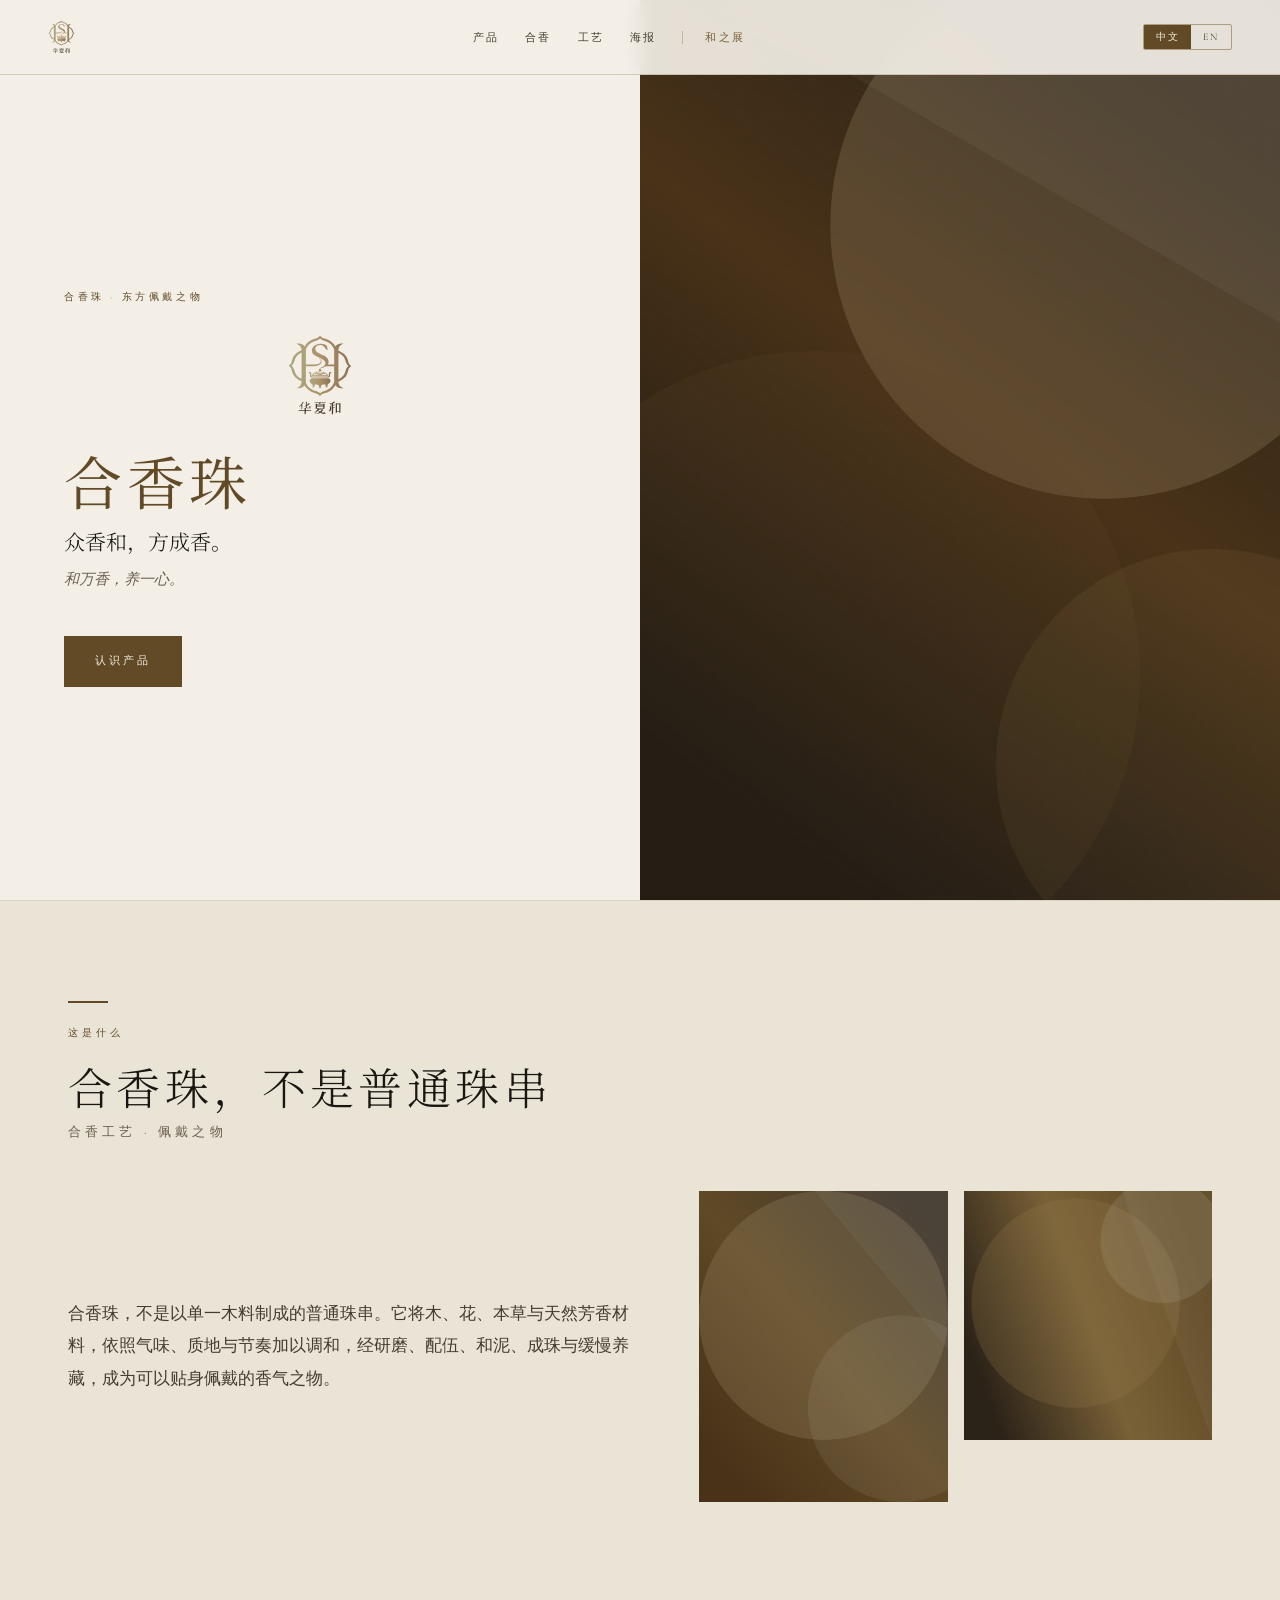
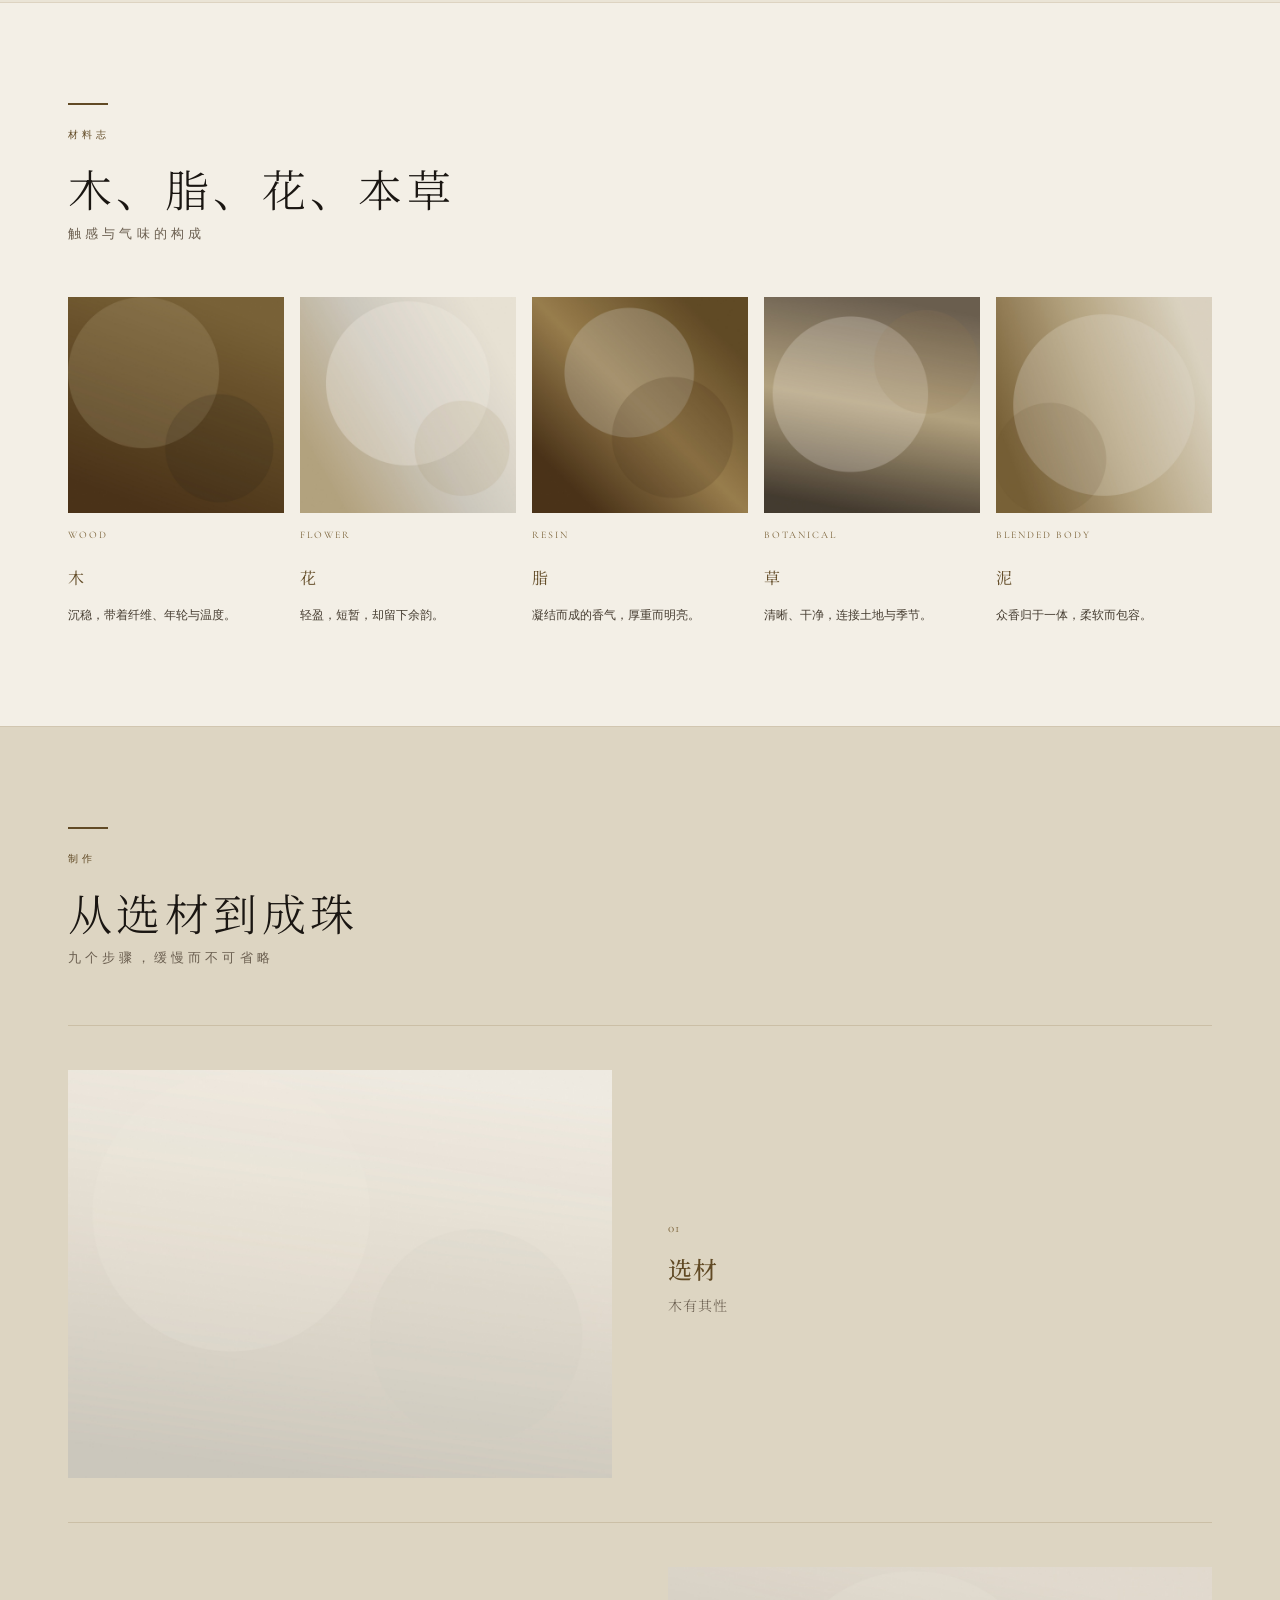
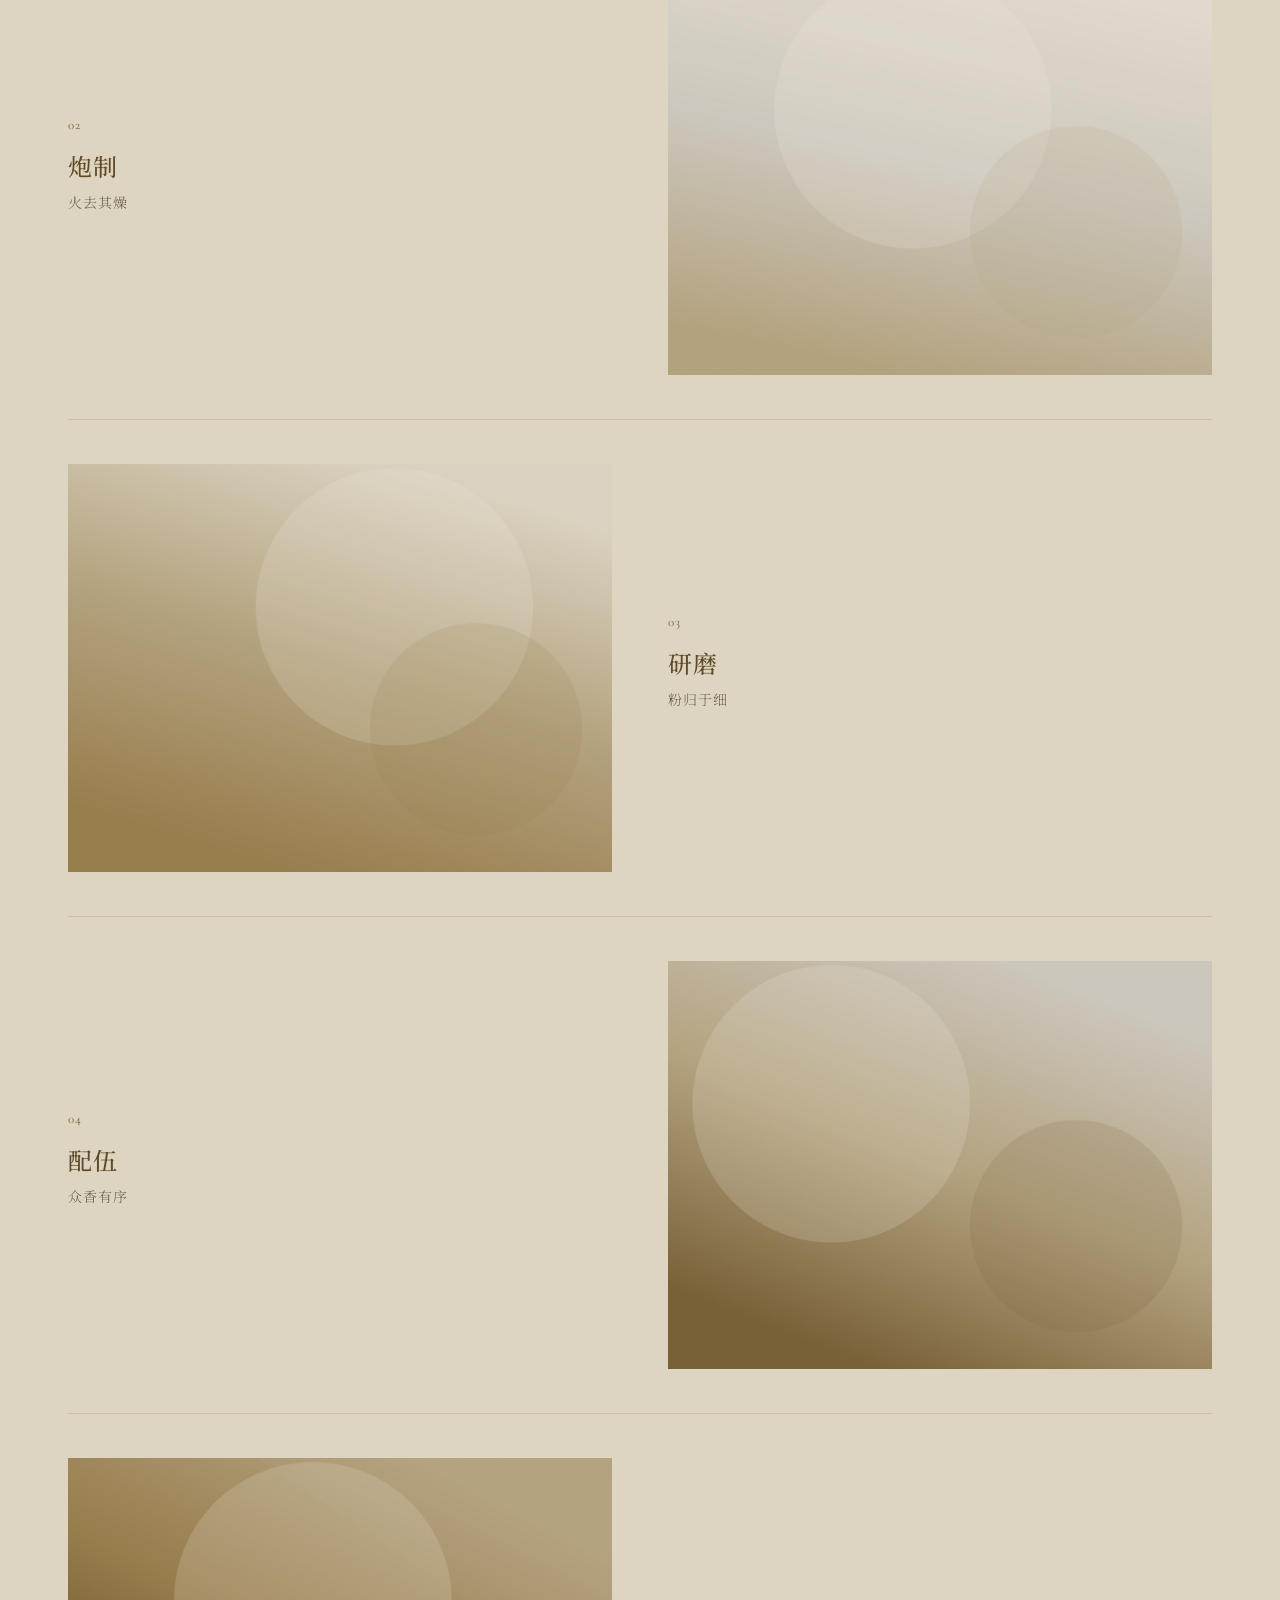
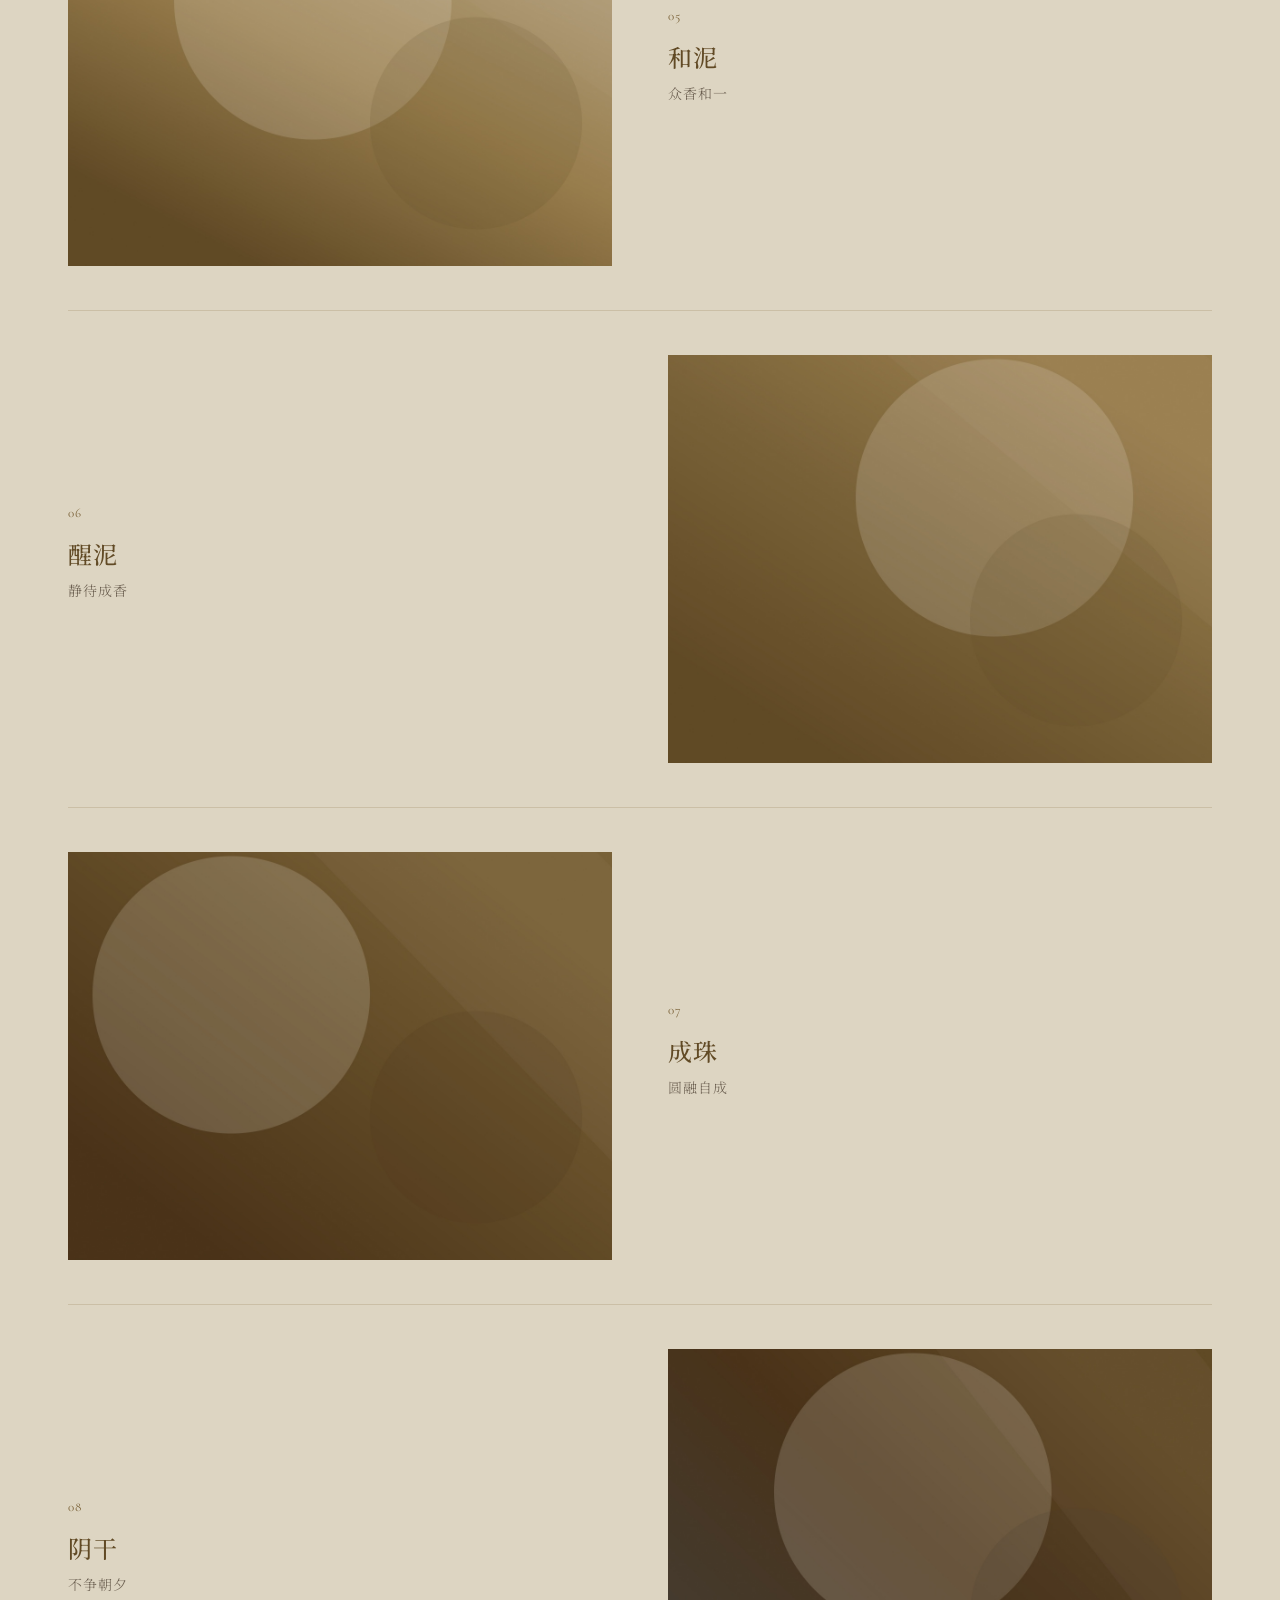
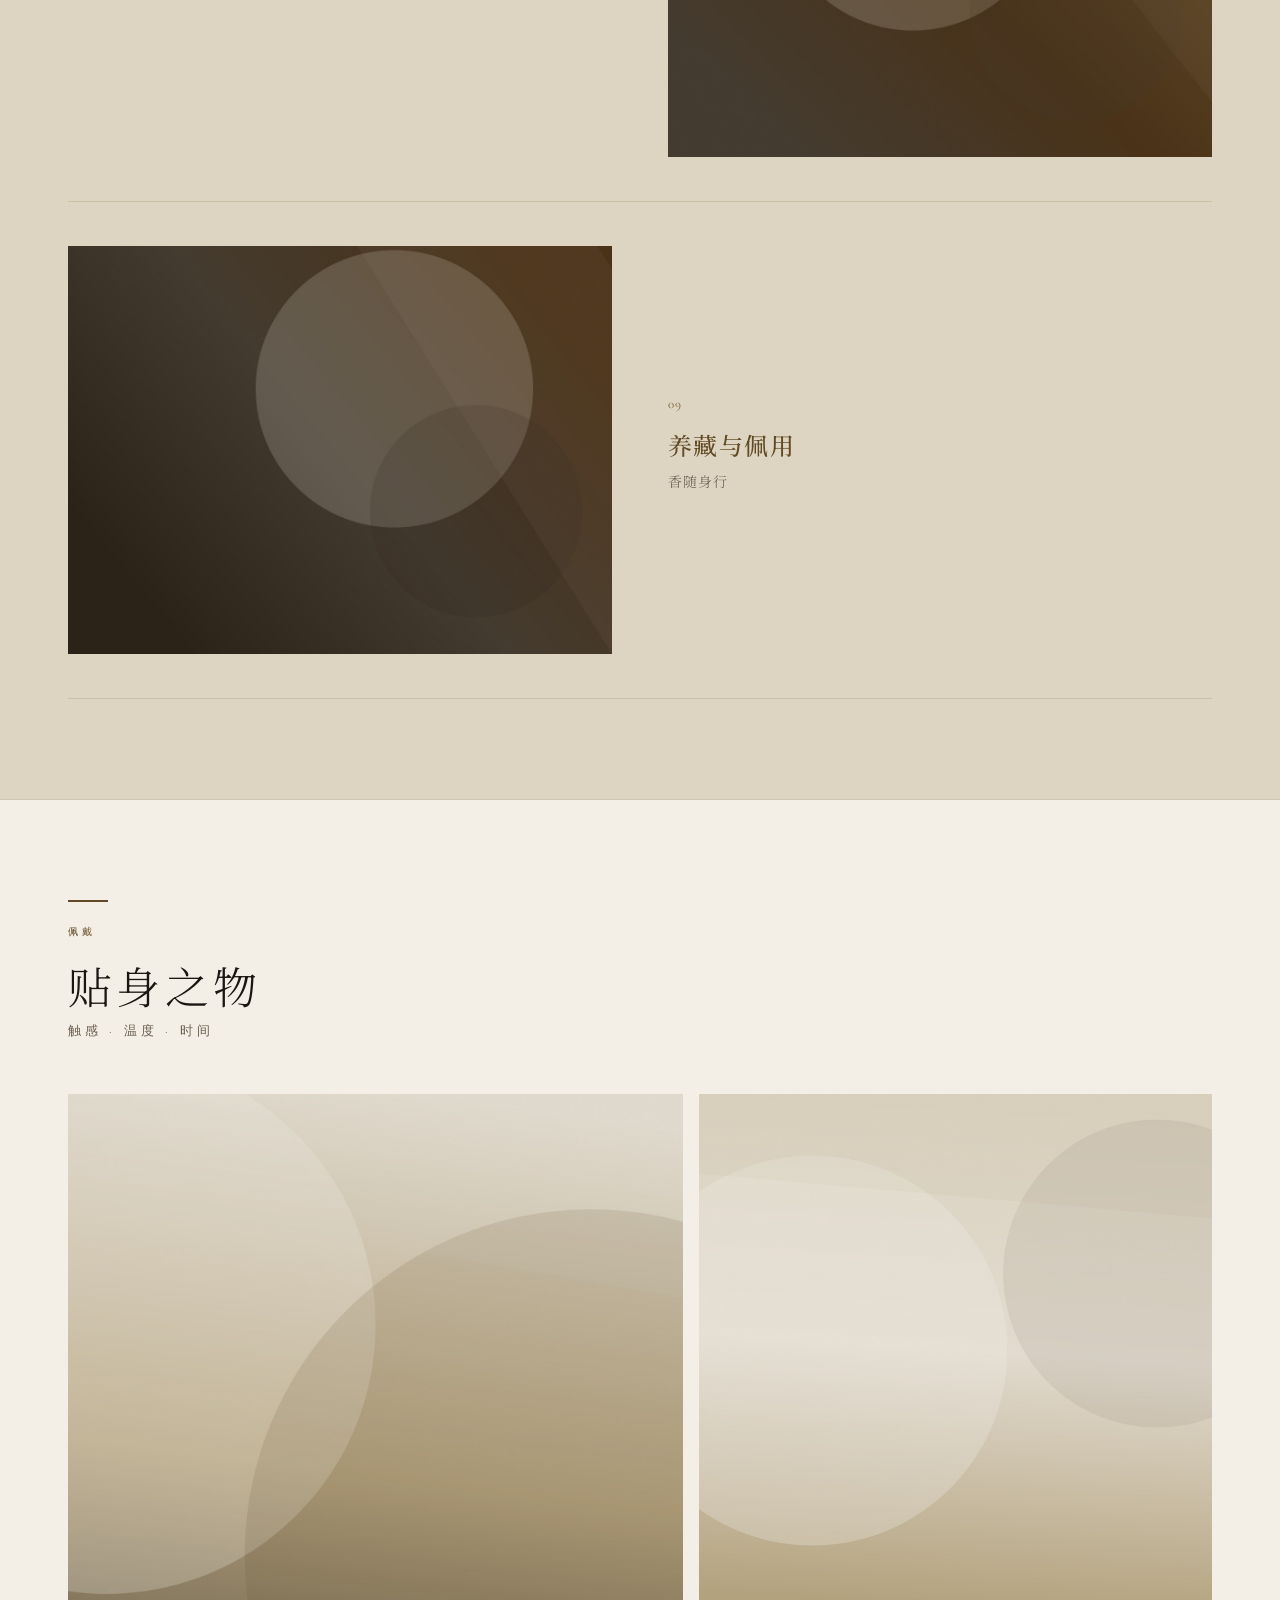
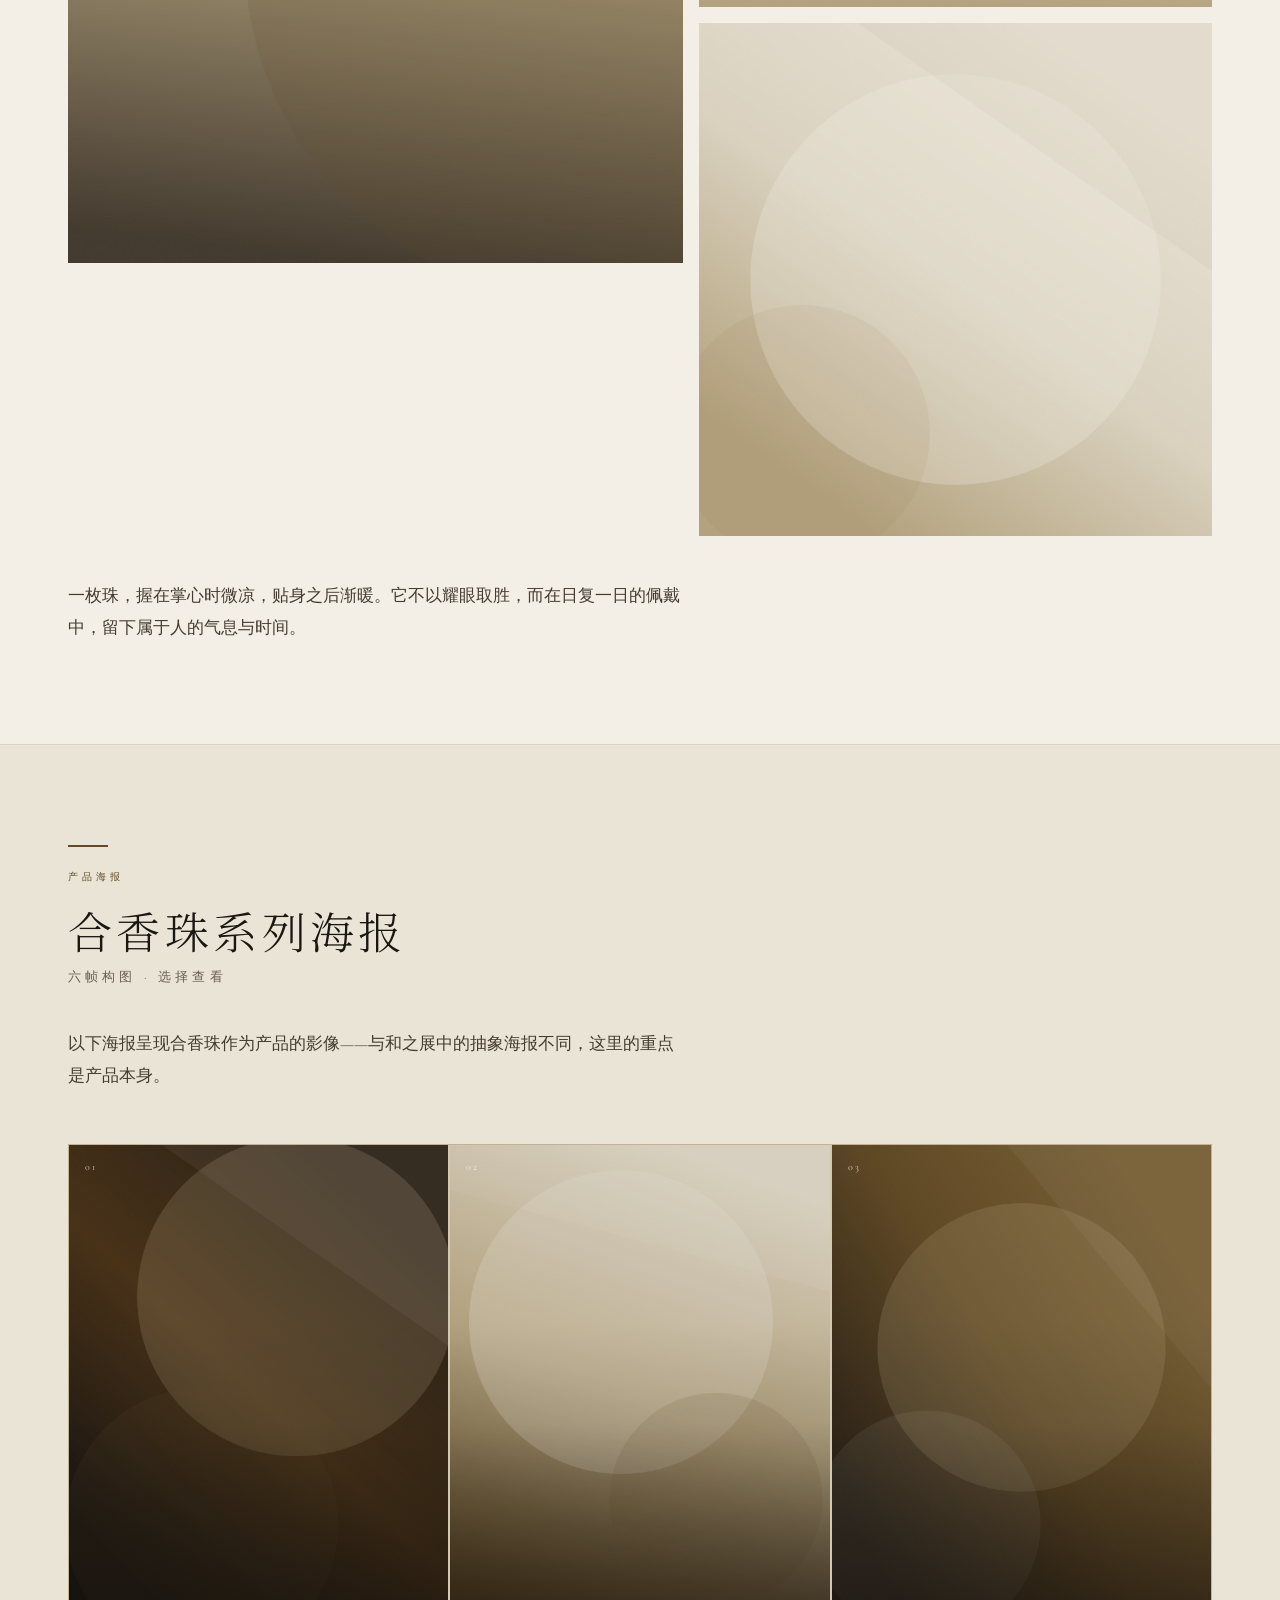
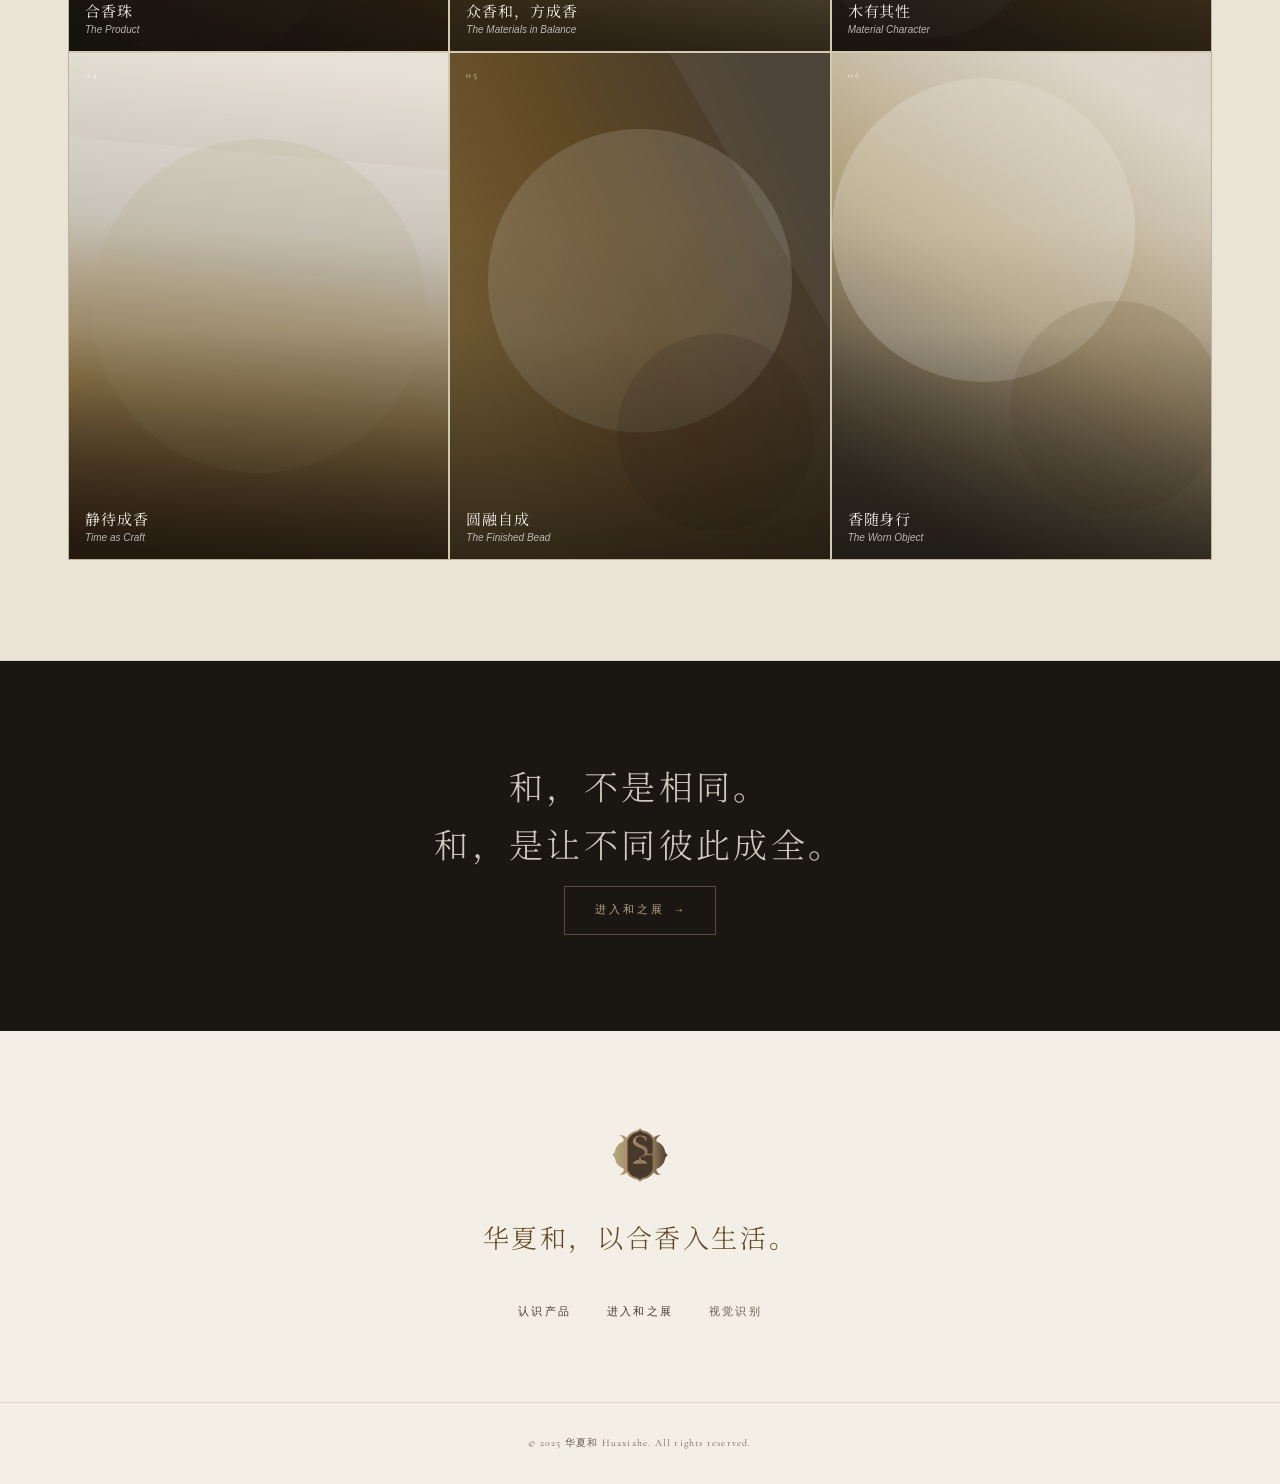
<file: huaxiahe/index.html>
<!DOCTYPE html>
<html lang="zh-CN">
<head>
<meta charset="UTF-8">
<meta name="viewport" content="width=device-width, initial-scale=1.0">
<title>华夏和｜合香珠与东方香文化 Huaxiahe — Blended Incense Beads</title>
<meta name="description" content="华夏和以木、花、本草与天然芳香材料调和成珠，将合香工艺、时间与佩戴体验带入当代生活。 Huaxiahe blends aromatic wood, flower, botanical, and resin into wearable incense beads — craft, time, and ritual for contemporary life.">
<link rel="canonical" href="https://enxpower.com/huaxiahe/">
<meta name="robots" content="index, follow">
<meta name="theme-color" content="#F3EFE6">

<meta property="og:title" content="华夏和｜合香珠与东方香文化 Huaxiahe — Blended Incense Beads">
<meta property="og:description" content="木、花、本草与天然芳香材料，调和成珠。 Aromatic wood, flower, botanical, and resin, blended into a wearable bead.">
<meta property="og:image" content="https://enxpower.com/huaxiahe/assets/social/og-image-home.png">
<meta property="og:image:width" content="1200">
<meta property="og:image:height" content="630">
<meta property="og:url" content="https://enxpower.com/huaxiahe/">
<meta property="og:type" content="website">
<meta property="og:locale" content="zh_CN">
<meta property="og:locale:alternate" content="en_US">
<meta name="twitter:card" content="summary_large_image">
<meta name="twitter:title" content="华夏和｜合香珠与东方香文化 Huaxiahe — Blended Incense Beads">
<meta name="twitter:description" content="Aromatic wood, flower, botanical, and resin, blended into a wearable bead.">
<meta name="twitter:image" content="https://enxpower.com/huaxiahe/assets/social/og-image-home.png">

<link rel="icon" href="assets/favicon/favicon.svg?v=2" type="image/svg+xml">
<link rel="icon" href="assets/favicon/favicon-32x32.png?v=2" sizes="32x32" type="image/png">
<link rel="icon" href="assets/favicon/favicon-16x16.png?v=2" sizes="16x16" type="image/png">
<link rel="icon" href="assets/favicon/favicon-48x48.png?v=2" sizes="48x48" type="image/png">
<link rel="apple-touch-icon" href="assets/favicon/apple-touch-icon.png?v=2">
<link rel="manifest" href="assets/favicon/site.webmanifest?v=2">

<link rel="preconnect" href="https://fonts.googleapis.com">
<link rel="preconnect" href="https://fonts.gstatic.com" crossorigin>
<link href="https://fonts.googleapis.com/css2?family=Cormorant+Garamond:ital,wght@0,300;0,400;0,500;0,600;1,300;1,400&family=Noto+Serif+SC:wght@300;400;500;600&display=swap" rel="stylesheet">
<link rel="stylesheet" href="css/styles.css">
</head>
<body class="zh">

<a class="skip-link" href="#main"><span data-zh>跳至主要内容</span><span data-en>Skip to content</span></a>

<!-- ============================================================
     NAVIGATION
     ============================================================ -->
<nav class="nav" id="mainNav">
  <a href="#home" class="nav-logo">
    <img class="nav-logo-mark" src="assets/brand/huaxiahe-logo-primary.svg" alt="华夏和">
  </a>
  <ul class="nav-links" id="navLinks">
    <li><a href="#home"><span data-zh>产品</span><span data-en>Product</span></a></li>
    <li><a href="#what-it-is"><span data-zh>合香</span><span data-en>Blended Incense</span></a></li>
    <li><a href="#making"><span data-zh>工艺</span><span data-en>Craft</span></a></li>
    <li><a href="#campaign"><span data-zh>海报</span><span data-en>Campaign</span></a></li>
    <li><a href="/huaxiahe/exhibition/" class="nav-exhibition"><span data-zh>和之展</span><span data-en>Exhibition</span></a></li>
  </ul>
  <div class="nav-right">
    <div class="lang-toggle">
      <button class="lang-btn active" id="btnZh" type="button" data-lang="zh">中文</button>
      <button class="lang-btn" id="btnEn" type="button" data-lang="en">EN</button>
    </div>
    <button class="nav-hamburger" id="hamburger" type="button" aria-expanded="false" aria-controls="navMobilePanel" aria-label="Menu">
      <span></span><span></span><span></span>
    </button>
  </div>
</nav>

<div class="nav-mobile-panel" id="navMobilePanel">
  <a href="#home"><span data-zh>产品</span><span data-en>Product</span></a>
  <a href="#what-it-is"><span data-zh>合香</span><span data-en>Blended Incense</span></a>
  <a href="#making"><span data-zh>工艺</span><span data-en>Craft</span></a>
  <a href="#campaign"><span data-zh>海报</span><span data-en>Campaign</span></a>
  <a href="/huaxiahe/exhibition/" class="nav-exhibition"><span data-zh>和之展</span><span data-en>Exhibition</span></a>
  <a href="/huaxiahe/vi/" class="nav-vi"><span data-zh>视觉识别</span><span data-en>Visual Identity</span></a>
</div>

<main id="main">

<!-- ============================================================
     01 — PRODUCT HERO
     ============================================================ -->
<section class="phero" id="home">
  <div class="phero-copy">
    <p class="phero-eyebrow"><span data-zh>合香珠 · 东方佩戴之物</span><span data-en>Blended Incense Beads</span></p>
    <img class="phero-logo" src="assets/brand/huaxiahe-logo-primary.svg" alt="华夏和 Huaxiahe">
    <h1 class="phero-name-zh"><span data-zh>合香珠</span><span data-en>Blended Incense Beads</span></h1>
    <p class="phero-name-en" data-en>HUAXIAHE</p>
    <p class="phero-line-zh" data-zh>众香和，方成香。</p>
    <p class="phero-line-zh" data-en>Many fragrances, brought into balance.</p>
    <p class="phero-line-en" data-zh>和万香，养一心。</p>
    <p class="phero-line-en" data-en>One quiet ritual, worn close to the body.</p>
    <a class="phero-cta" href="#what-it-is"><span data-zh>认识产品</span><span data-en>Discover the Product</span></a>
  </div>
  <div class="imgbox phero-media">
    <img src="assets/images/product/hero-product.jpg" width="1200" height="1500"
         alt="Warm amber material study in Huaxiahe's palette — placeholder for hero product photography of a complete incense-bead bracelet">
  </div>
</section>

<!-- ============================================================
     02 — WHAT IT IS
     ============================================================ -->
<div class="section-linen">
<section class="section-inner rv" id="what-it-is" aria-labelledby="what-title">
  <div class="rule"></div>
  <span class="eyebrow"><span data-zh>这是什么</span><span data-en>What It Is</span></span>
  <h2 class="ttl-zh" id="what-title"><span data-zh>合香珠，不是普通珠串</span><span data-en>Not Carved From a Single Material</span></h2>
  <p class="ttl-en"><span data-zh>合香工艺 · 佩戴之物</span><span data-en>Blended Incense, Made to Be Worn</span></p>

  <div class="what-grid">
    <div class="what-copy">
      <p class="body-p" data-zh>合香珠，不是以单一木料制成的普通珠串。它将木、花、本草与天然芳香材料，依照气味、质地与节奏加以调和，经研磨、配伍、和泥、成珠与缓慢养藏，成为可以贴身佩戴的香气之物。</p>
      <p class="body-p" data-en>Blended incense beads are not carved from a single piece of wood. They bring aromatic woods, flowers, botanicals, and resins into one balanced composition — prepared, ground, blended, shaped, and slowly rested into an object designed to be worn close to the body.</p>
    </div>
    <div class="what-media rv rv-2">
      <div class="imgbox ar-hero">
        <img src="assets/images/product/product-palm.jpg" width="1200" height="1200"
             alt="Warm material study — placeholder for a photograph of loose incense beads held in the palm">
      </div>
      <div class="imgbox ar-square">
        <img src="assets/images/product/product-detail.jpg" width="1200" height="1200"
             alt="Amber material study — placeholder for a macro detail of a single bead's surface">
      </div>
    </div>
  </div>
</section>
</div>

<!-- ============================================================
     03 — MATERIAL CHARACTER
     ============================================================ -->
<section class="section-inner rv" id="materials" aria-labelledby="materials-title">
  <div class="rule"></div>
  <span class="eyebrow"><span data-zh>材料志</span><span data-en>Materials</span></span>
  <h2 class="ttl-zh" id="materials-title"><span data-zh>木、脂、花、本草</span><span data-en>Wood, Resin, Flower, Botanical</span></h2>
  <p class="ttl-en"><span data-zh>触感与气味的构成</span><span data-en>The Texture and Fragrance of Material</span></p>

  <div class="material-grid rv rv-2">
    <div class="material-card">
      <div class="imgbox ar-square">
        <img src="assets/images/materials/material-wood.jpg" width="1000" height="1000"
             alt="Deep amber material study — placeholder for a macro photograph of aromatic wood">
      </div>
      <span class="material-en"><span data-zh>WOOD</span><span data-en>Wood</span></span>
      <span class="material-zh">木</span>
      <p class="material-note"><span data-zh>沉稳，带着纤维、年轮与温度。</span><span data-en>Grounded — grain, growth rings, warmth.</span></p>
    </div>
    <div class="material-card">
      <div class="imgbox ar-square">
        <img src="assets/images/materials/material-flower.jpg" width="1000" height="1000"
             alt="Soft ivory material study — placeholder for a macro photograph of dried flower material">
      </div>
      <span class="material-en"><span data-zh>FLOWER</span><span data-en>Flower</span></span>
      <span class="material-zh">花</span>
      <p class="material-note"><span data-zh>轻盈，短暂，却留下余韵。</span><span data-en>Light, fleeting, leaving an afterglow.</span></p>
    </div>
    <div class="material-card">
      <div class="imgbox ar-square">
        <img src="assets/images/materials/material-resin.jpg" width="1000" height="1000"
             alt="Glossy amber material study — placeholder for a macro photograph of natural resin">
      </div>
      <span class="material-en"><span data-zh>RESIN</span><span data-en>Resin</span></span>
      <span class="material-zh">脂</span>
      <p class="material-note"><span data-zh>凝结而成的香气，厚重而明亮。</span><span data-en>Condensed fragrance, deep and bright.</span></p>
    </div>
    <div class="material-card">
      <div class="imgbox ar-square">
        <img src="assets/images/materials/material-botanical.jpg" width="1000" height="1000"
             alt="Muted stone-toned material study — placeholder for a macro photograph of botanical material">
      </div>
      <span class="material-en"><span data-zh>BOTANICAL</span><span data-en>Botanical</span></span>
      <span class="material-zh">草</span>
      <p class="material-note"><span data-zh>清晰、干净，连接土地与季节。</span><span data-en>Clear and clean — a trace of land and season.</span></p>
    </div>
    <div class="material-card">
      <div class="imgbox ar-square">
        <img src="assets/images/materials/material-blend.jpg" width="1000" height="1000"
             alt="Soft parchment-toned material study — placeholder for a macro photograph of the blended incense body">
      </div>
      <span class="material-en"><span data-zh>BLENDED BODY</span><span data-en>Blended Body</span></span>
      <span class="material-zh">泥</span>
      <p class="material-note"><span data-zh>众香归于一体，柔软而包容。</span><span data-en>Many materials as one — soft, receiving.</span></p>
    </div>
  </div>
</section>

<!-- ============================================================
     04 — MAKING
     ============================================================ -->
<div class="section-parchment">
<section class="section-inner rv" id="making" aria-labelledby="making-title">
  <div class="rule"></div>
  <span class="eyebrow"><span data-zh>制作</span><span data-en>Making</span></span>
  <h2 class="ttl-zh" id="making-title"><span data-zh>从选材到成珠</span><span data-en>From Material to Bead</span></h2>
  <p class="ttl-en"><span data-zh>九个步骤，缓慢而不可省略</span><span data-en>Nine Steps, Unhurried</span></p>

  <div class="process-seq rv rv-2">
    <div class="process-row">
      <div class="imgbox ar-land process-media">
        <img src="assets/images/process/process-01-selection.jpg" width="1200" height="900" loading="lazy"
             alt="Pale material study — placeholder for a photograph of material selection">
      </div>
      <div class="process-copy">
        <span class="process-num">01</span>
        <p class="process-zh">选材</p>
        <p class="process-phrase">木有其性</p>
        <p class="process-en" data-en>Materials are selected for their individual character.</p>
      </div>
    </div>
    <div class="process-row reverse">
      <div class="imgbox ar-land process-media">
        <img src="assets/images/process/process-02-preparation.jpg" width="1200" height="900" loading="lazy"
             alt="Warm cream material study — placeholder for a photograph of material preparation">
      </div>
      <div class="process-copy">
        <span class="process-num">02</span>
        <p class="process-zh">炮制</p>
        <p class="process-phrase">火去其燥</p>
        <p class="process-en" data-en>Materials are prepared according to their different physical qualities.</p>
      </div>
    </div>
    <div class="process-row">
      <div class="imgbox ar-land process-media">
        <img src="assets/images/process/process-03-grinding.jpg" width="1200" height="900" loading="lazy"
             alt="Golden material study — placeholder for a photograph of grinding">
      </div>
      <div class="process-copy">
        <span class="process-num">03</span>
        <p class="process-zh">研磨</p>
        <p class="process-phrase">粉归于细</p>
        <p class="process-en" data-en>Each material is ground toward a compatible fineness.</p>
      </div>
    </div>
    <div class="process-row reverse">
      <div class="imgbox ar-land process-media">
        <img src="assets/images/process/process-04-composition.jpg" width="1200" height="900" loading="lazy"
             alt="Warm gold material study — placeholder for a photograph of composing the blend">
      </div>
      <div class="process-copy">
        <span class="process-num">04</span>
        <p class="process-zh">配伍</p>
        <p class="process-phrase">众香有序</p>
        <p class="process-en" data-en>Different materials are proportioned into a coherent composition.</p>
      </div>
    </div>
    <div class="process-row">
      <div class="imgbox ar-land process-media">
        <img src="assets/images/process/process-05-blending.jpg" width="1200" height="900" loading="lazy"
             alt="Deep gold material study — placeholder for a photograph of blending the body">
      </div>
      <div class="process-copy">
        <span class="process-num">05</span>
        <p class="process-zh">和泥</p>
        <p class="process-phrase">众香和一</p>
        <p class="process-en" data-en>Powder, moisture, and time are brought into one body.</p>
      </div>
    </div>
    <div class="process-row reverse">
      <div class="imgbox ar-land process-media">
        <img src="assets/images/process/process-06-resting.jpg" width="1200" height="900" loading="lazy"
             alt="Amber material study — placeholder for a photograph of the resting material">
      </div>
      <div class="process-copy">
        <span class="process-num">06</span>
        <p class="process-zh">醒泥</p>
        <p class="process-phrase">静待成香</p>
        <p class="process-en" data-en>The material rests so that moisture and fragrance can settle.</p>
      </div>
    </div>
    <div class="process-row">
      <div class="imgbox ar-land process-media">
        <img src="assets/images/process/process-07-shaping.jpg" width="1200" height="900" loading="lazy"
             alt="Deep amber material study — placeholder for a photograph of shaping the beads">
      </div>
      <div class="process-copy">
        <span class="process-num">07</span>
        <p class="process-zh">成珠</p>
        <p class="process-phrase">圆融自成</p>
        <p class="process-en" data-en>The rested material is shaped and carefully finished.</p>
      </div>
    </div>
    <div class="process-row reverse">
      <div class="imgbox ar-land process-media">
        <img src="assets/images/process/process-08-drying.jpg" width="1200" height="900" loading="lazy"
             alt="Dark amber material study — placeholder for a photograph of slow drying">
      </div>
      <div class="process-copy">
        <span class="process-num">08</span>
        <p class="process-zh">阴干</p>
        <p class="process-phrase">不争朝夕</p>
        <p class="process-en" data-en>Drying proceeds slowly, away from excessive heat and direct sunlight.</p>
      </div>
    </div>
    <div class="process-row">
      <div class="imgbox ar-land process-media">
        <img src="assets/images/process/process-09-wearing.jpg" width="1200" height="900" loading="lazy"
             alt="Charcoal material study — placeholder for a photograph of the finished object being worn">
      </div>
      <div class="process-copy">
        <span class="process-num">09</span>
        <p class="process-zh">养藏与佩用</p>
        <p class="process-phrase">香随身行</p>
        <p class="process-en" data-en>The finished object continues to settle through time and use.</p>
      </div>
    </div>
  </div>
</section>
</div>

<!-- ============================================================
     05 — OBJECT & WEARING
     ============================================================ -->
<section class="section-inner rv" id="object" aria-labelledby="object-title">
  <div class="rule"></div>
  <span class="eyebrow"><span data-zh>佩戴</span><span data-en>Wearing</span></span>
  <h2 class="ttl-zh" id="object-title"><span data-zh>贴身之物</span><span data-en>Carried Close</span></h2>
  <p class="ttl-en"><span data-zh>触感 · 温度 · 时间</span><span data-en>Touch, Warmth, Time</span></p>

  <div class="object-gallery rv rv-2">
    <div class="imgbox ar-hero">
      <img src="assets/images/product/product-wrist.jpg" width="1400" height="1000"
           alt="Warm neutral material study — placeholder for a photograph of the bracelet worn on the wrist">
    </div>
    <div class="imgbox ar-square">
      <img src="assets/images/product/product-still-life.jpg" width="1400" height="1000"
           alt="Soft parchment material study — placeholder for a still-life photograph of the bracelet resting on natural material">
    </div>
    <div class="imgbox ar-square">
      <img src="assets/images/product/packaging-detail.jpg" width="1200" height="1200"
           alt="Linen-toned material study — placeholder for a packaging detail photograph">
    </div>
  </div>

  <div class="object-copy rv rv-2">
    <p class="body-p" data-zh>一枚珠，握在掌心时微凉，贴身之后渐暖。它不以耀眼取胜，而在日复一日的佩戴中，留下属于人的气息与时间。</p>
    <p class="body-p" data-en>A bead, cool in the palm, warms slowly against the body. It does not announce itself — day by day, it takes on something of the person who wears it.</p>
  </div>
</section>

<!-- ============================================================
     06 — PRODUCT POSTER CAMPAIGN
     ============================================================ -->
<div class="section-linen">
<section class="section-inner rv" id="campaign" aria-labelledby="campaign-title">
  <div class="rule"></div>
  <span class="eyebrow"><span data-zh>产品海报</span><span data-en>Campaign</span></span>
  <h2 class="ttl-zh" id="campaign-title"><span data-zh>合香珠系列海报</span><span data-en>The Huaxiahe Campaign</span></h2>
  <p class="ttl-en"><span data-zh>六帧构图 · 选择查看</span><span data-en>Six Compositions — Select to View</span></p>
  <p class="body-p" data-zh>以下海报呈现合香珠作为产品的影像——与和之展中的抽象海报不同，这里的重点是产品本身。</p>
  <p class="body-p" data-en>These posters present the product itself — distinct from the abstract archive found in the cultural exhibition.</p>

  <div class="campaign-grid rv rv-2" id="campaignGrid">

    <button class="campaign-thumb" type="button" data-index="0" aria-haspopup="dialog" aria-label="Poster 01 — 合香珠 — The Product. Open full view.">
      <img src="assets/images/posters/poster-01-product.jpg" width="1200" height="1600" loading="lazy" alt="">
      <span class="campaign-scrim" aria-hidden="true"></span>
      <span class="campaign-idx">01</span>
      <span class="campaign-cap">
        <span class="campaign-cap-zh">合香珠</span>
        <span class="campaign-cap-en">The Product</span>
      </span>
    </button>

    <button class="campaign-thumb" type="button" data-index="1" aria-haspopup="dialog" aria-label="Poster 02 — 众香和，方成香 — The Materials in Balance. Open full view.">
      <img src="assets/images/posters/poster-02-materials.jpg" width="1200" height="1600" loading="lazy" alt="">
      <span class="campaign-scrim" aria-hidden="true"></span>
      <span class="campaign-idx">02</span>
      <span class="campaign-cap">
        <span class="campaign-cap-zh">众香和，方成香</span>
        <span class="campaign-cap-en">The Materials in Balance</span>
      </span>
    </button>

    <button class="campaign-thumb" type="button" data-index="2" aria-haspopup="dialog" aria-label="Poster 03 — 木有其性 — Material Character. Open full view.">
      <img src="assets/images/posters/poster-03-character.jpg" width="1200" height="1600" loading="lazy" alt="">
      <span class="campaign-scrim" aria-hidden="true"></span>
      <span class="campaign-idx">03</span>
      <span class="campaign-cap">
        <span class="campaign-cap-zh">木有其性</span>
        <span class="campaign-cap-en">Material Character</span>
      </span>
    </button>

    <button class="campaign-thumb" type="button" data-index="3" aria-haspopup="dialog" aria-label="Poster 04 — 静待成香 — Time as Craft. Open full view.">
      <img src="assets/images/posters/poster-04-time.jpg" width="1200" height="1600" loading="lazy" alt="">
      <span class="campaign-scrim" aria-hidden="true"></span>
      <span class="campaign-idx">04</span>
      <span class="campaign-cap">
        <span class="campaign-cap-zh">静待成香</span>
        <span class="campaign-cap-en">Time as Craft</span>
      </span>
    </button>

    <button class="campaign-thumb" type="button" data-index="4" aria-haspopup="dialog" aria-label="Poster 05 — 圆融自成 — The Finished Bead. Open full view.">
      <img src="assets/images/posters/poster-05-bead.jpg" width="1200" height="1600" loading="lazy" alt="">
      <span class="campaign-scrim" aria-hidden="true"></span>
      <span class="campaign-idx">05</span>
      <span class="campaign-cap">
        <span class="campaign-cap-zh">圆融自成</span>
        <span class="campaign-cap-en">The Finished Bead</span>
      </span>
    </button>

    <button class="campaign-thumb" type="button" data-index="5" aria-haspopup="dialog" aria-label="Poster 06 — 香随身行 — The Worn Object. Open full view.">
      <img src="assets/images/posters/poster-06-wearing.jpg" width="1200" height="1600" loading="lazy" alt="">
      <span class="campaign-scrim" aria-hidden="true"></span>
      <span class="campaign-idx">06</span>
      <span class="campaign-cap">
        <span class="campaign-cap-zh">香随身行</span>
        <span class="campaign-cap-en">The Worn Object</span>
      </span>
    </button>

  </div>
</section>
</div>

<!-- Campaign poster viewer dialog -->
<dialog class="campaign-dialog" id="campaignDialog" aria-label="Campaign poster viewer">
  <button class="campaign-dialog-close" id="campaignClose" type="button" aria-label="Close">&times;</button>
  <button class="campaign-dialog-nav prev" id="campaignPrev" type="button" aria-label="Previous poster">&#8249;</button>
  <button class="campaign-dialog-nav next" id="campaignNext" type="button" aria-label="Next poster">&#8250;</button>
  <div class="campaign-dialog-inner">
    <div class="campaign-dialog-canvas" id="campaignDialogCanvas"></div>
    <div class="campaign-dialog-meta">
      <span class="cd-idx" id="campaignDialogIdx">01 / 06</span>
      <p class="cd-zh" id="campaignDialogZh"></p>
      <p class="cd-en" id="campaignDialogEn"></p>
    </div>
  </div>
</dialog>

</main>

<!-- ============================================================
     07 — PHILOSOPHY SUPPORT
     ============================================================ -->
<section class="section-ink philosophy">
  <p class="philosophy-zh" data-zh>和，不是相同。<br>和，是让不同彼此成全。</p>
  <p class="philosophy-en" data-en>Harmony is not sameness.<br>It is difference brought into balance.</p>
  <a class="philosophy-cta" href="/huaxiahe/exhibition/">
    <span data-zh>进入和之展</span><span data-en>Explore the Exhibition</span>
    <span aria-hidden="true">&rarr;</span>
  </a>
</section>

<!-- ============================================================
     08 — FINAL BRAND ENTRY
     ============================================================ -->
<section class="closing">
  <img class="closing-logo" src="assets/icon.svg" alt="" aria-hidden="true">
  <p class="closing-line-zh"><span data-zh>华夏和，以合香入生活。</span><span data-en>Huaxiahe — blended incense, brought into daily life.</span></p>
  <div class="closing-links">
    <a href="#home"><span data-zh>认识产品</span><span data-en>Product</span></a>
    <a href="/huaxiahe/exhibition/"><span data-zh>进入和之展</span><span data-en>Exhibition</span></a>
    <a href="/huaxiahe/vi/" class="muted"><span data-zh>视觉识别</span><span data-en>Visual Identity</span></a>
  </div>
</section>

<footer class="footer">
  <div class="footer-copy">© 2025 华夏和 Huaxiahe. All rights reserved.</div>
</footer>

<script src="js/main.js" defer></script>
</body>
</html>
</file>
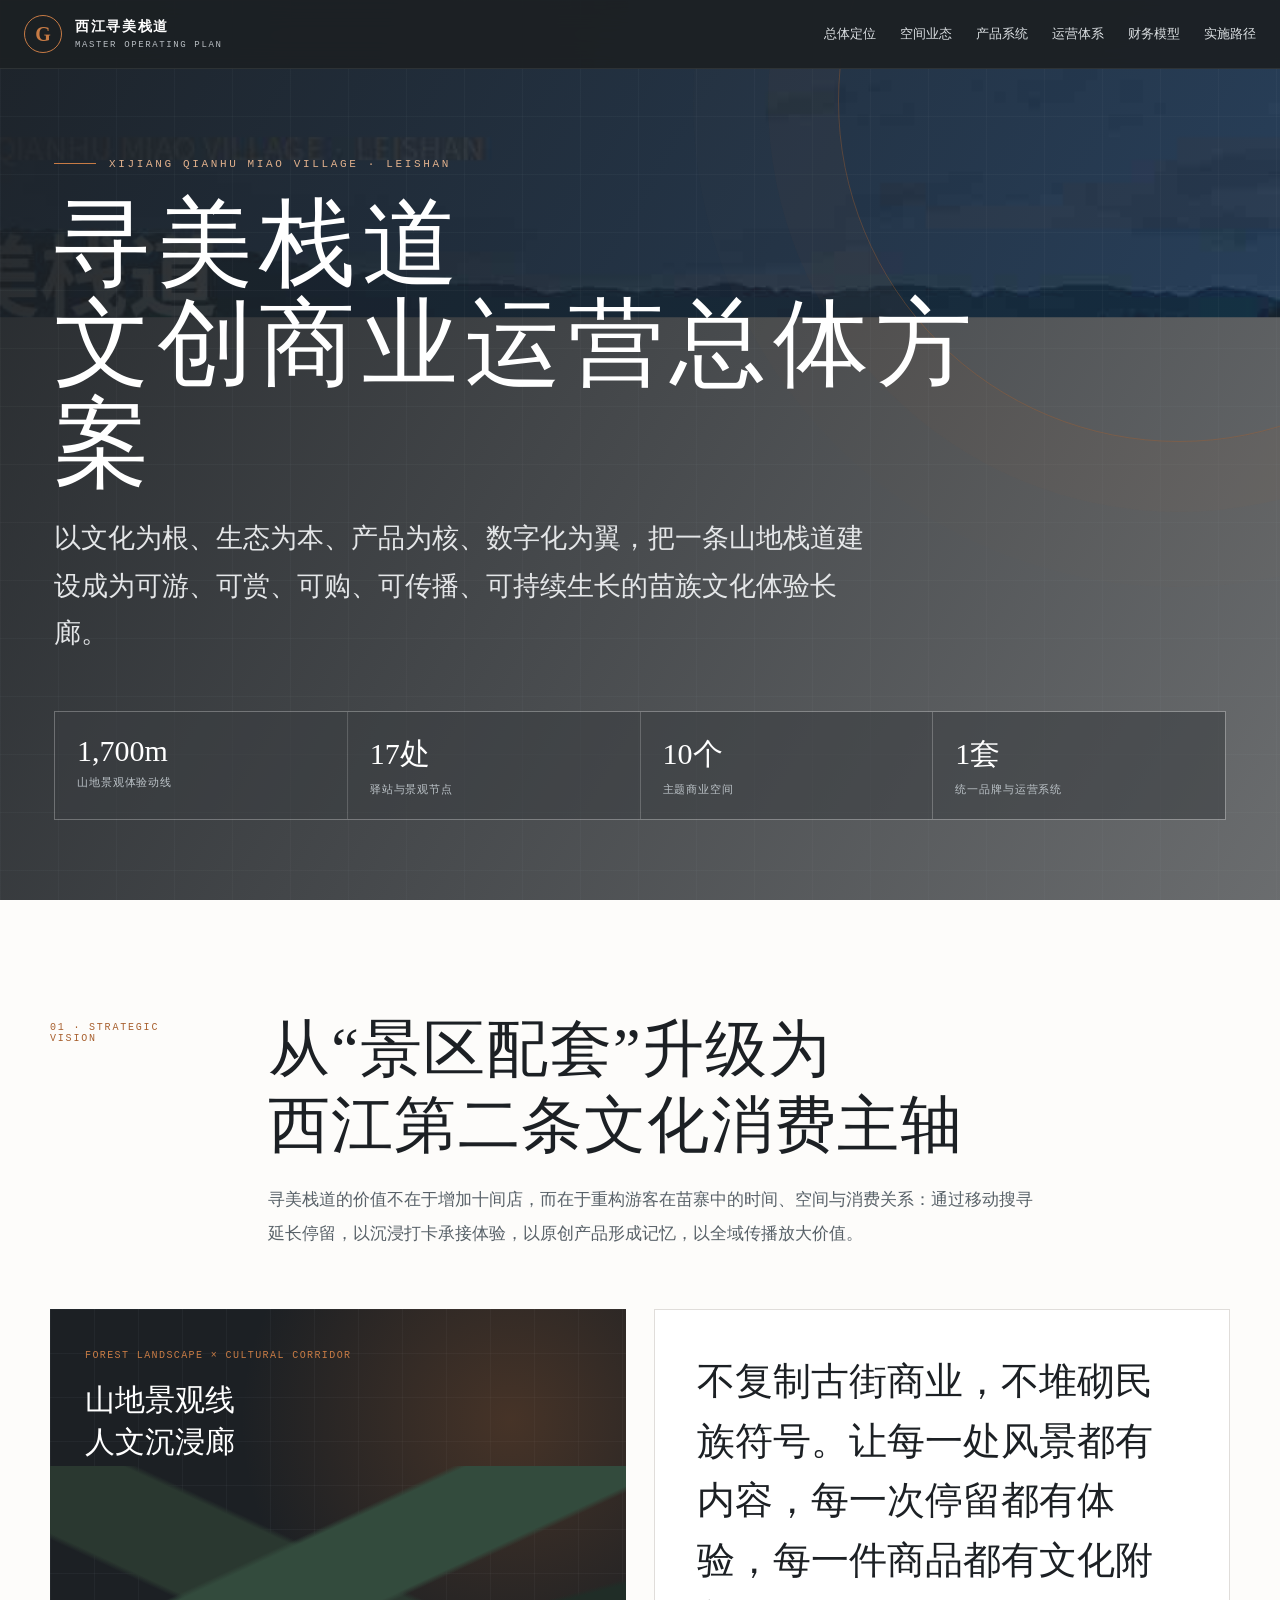
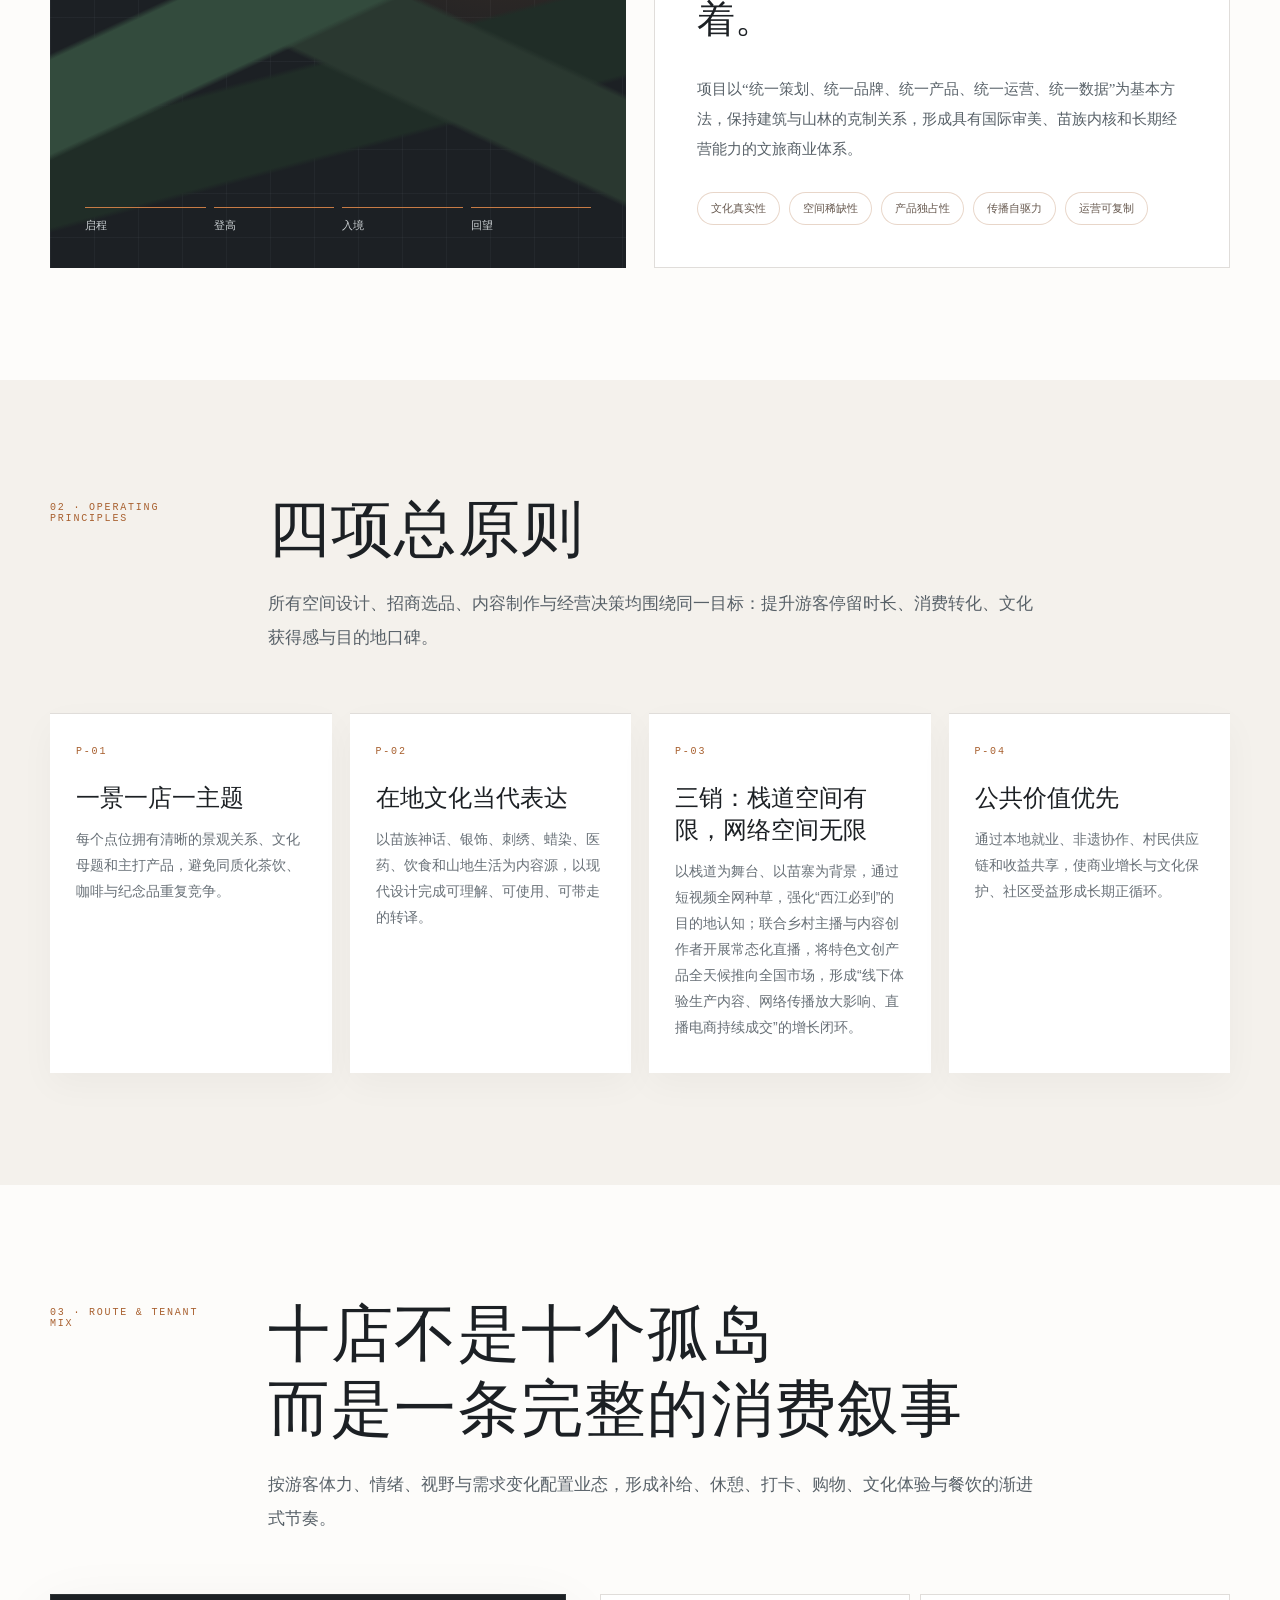
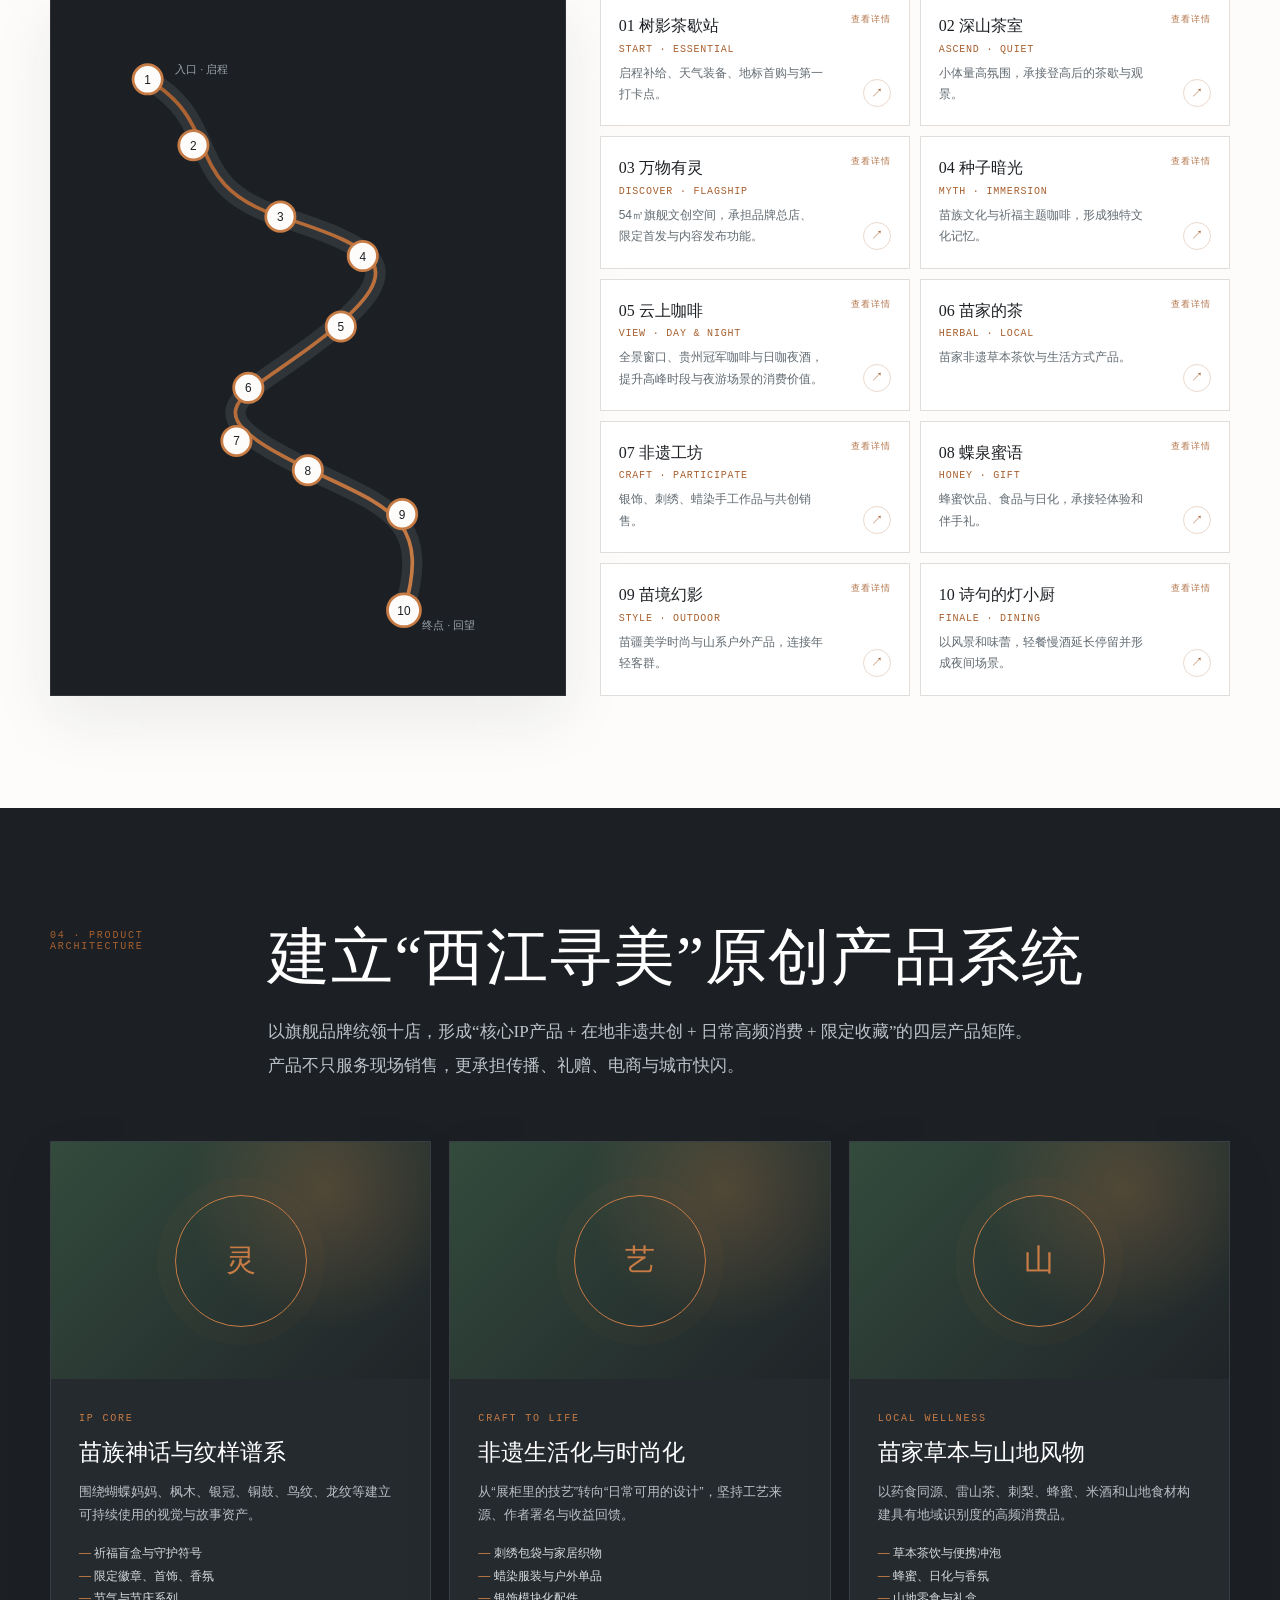
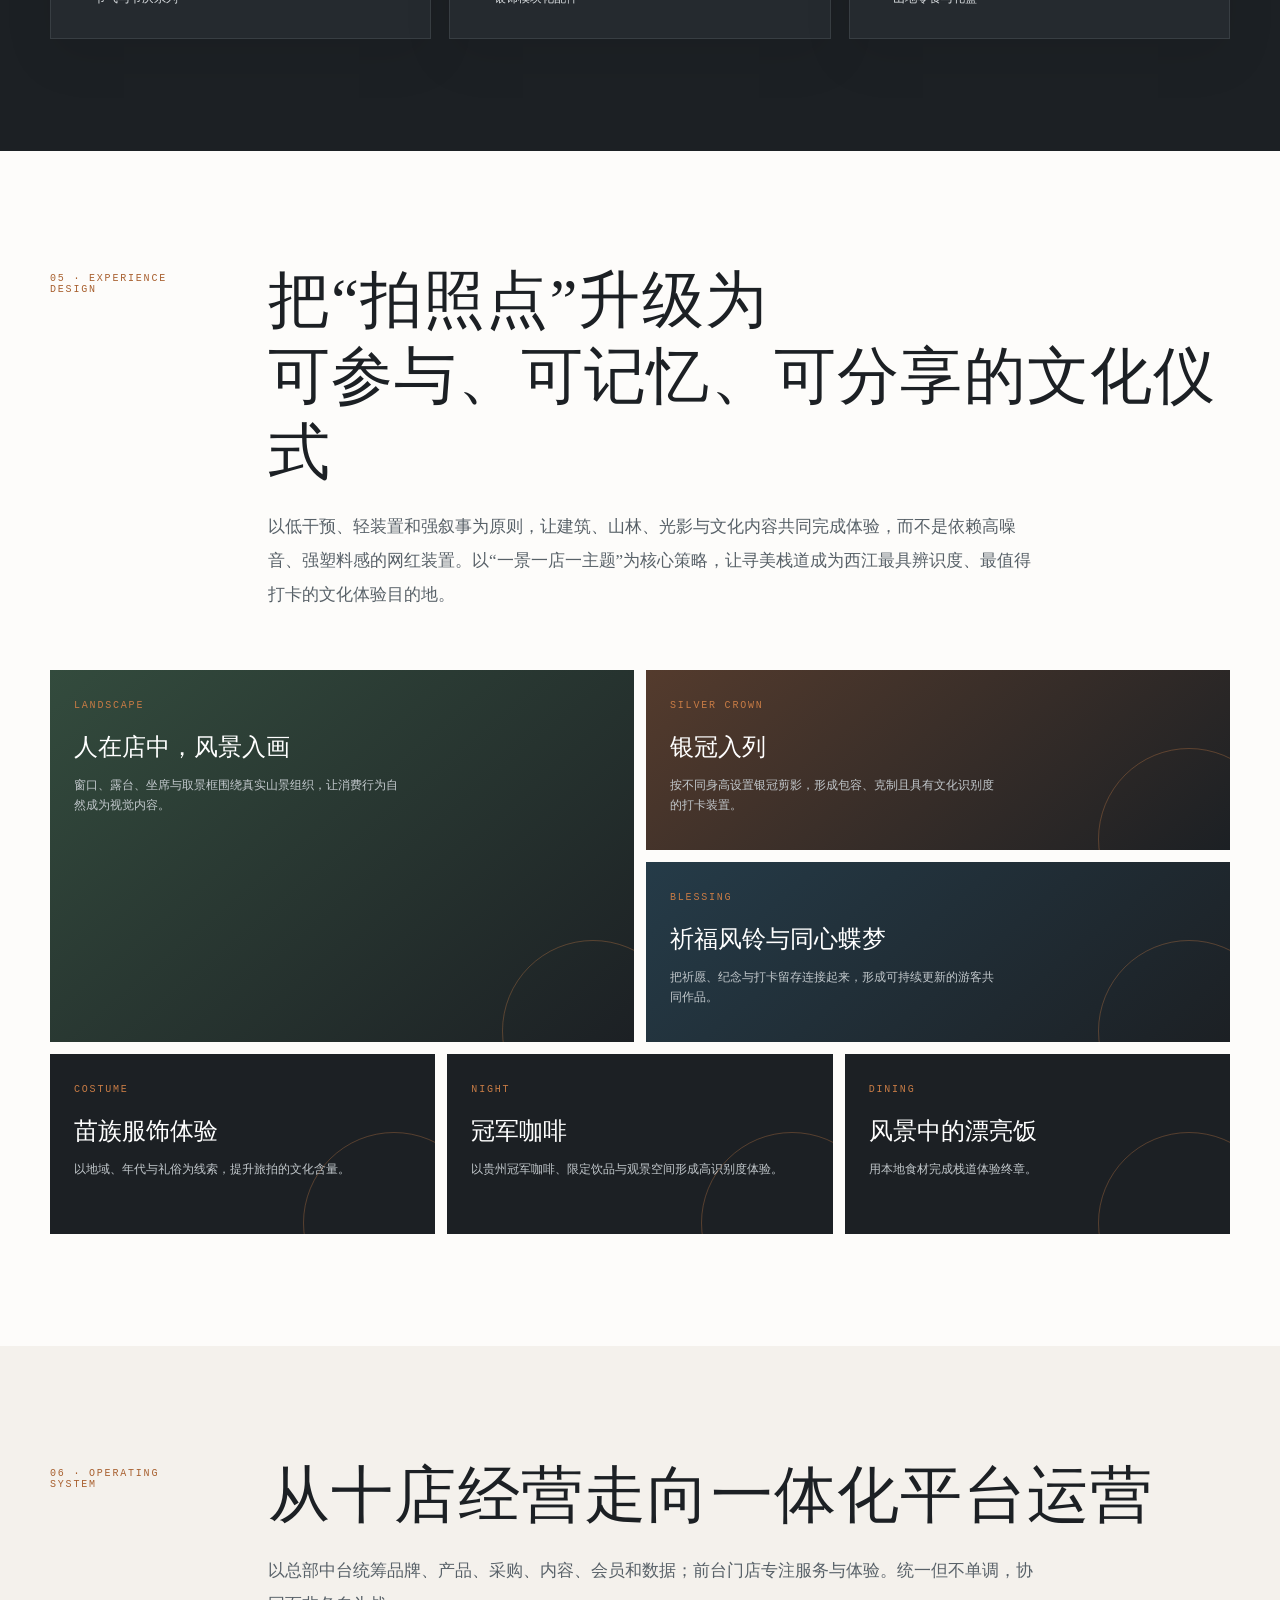
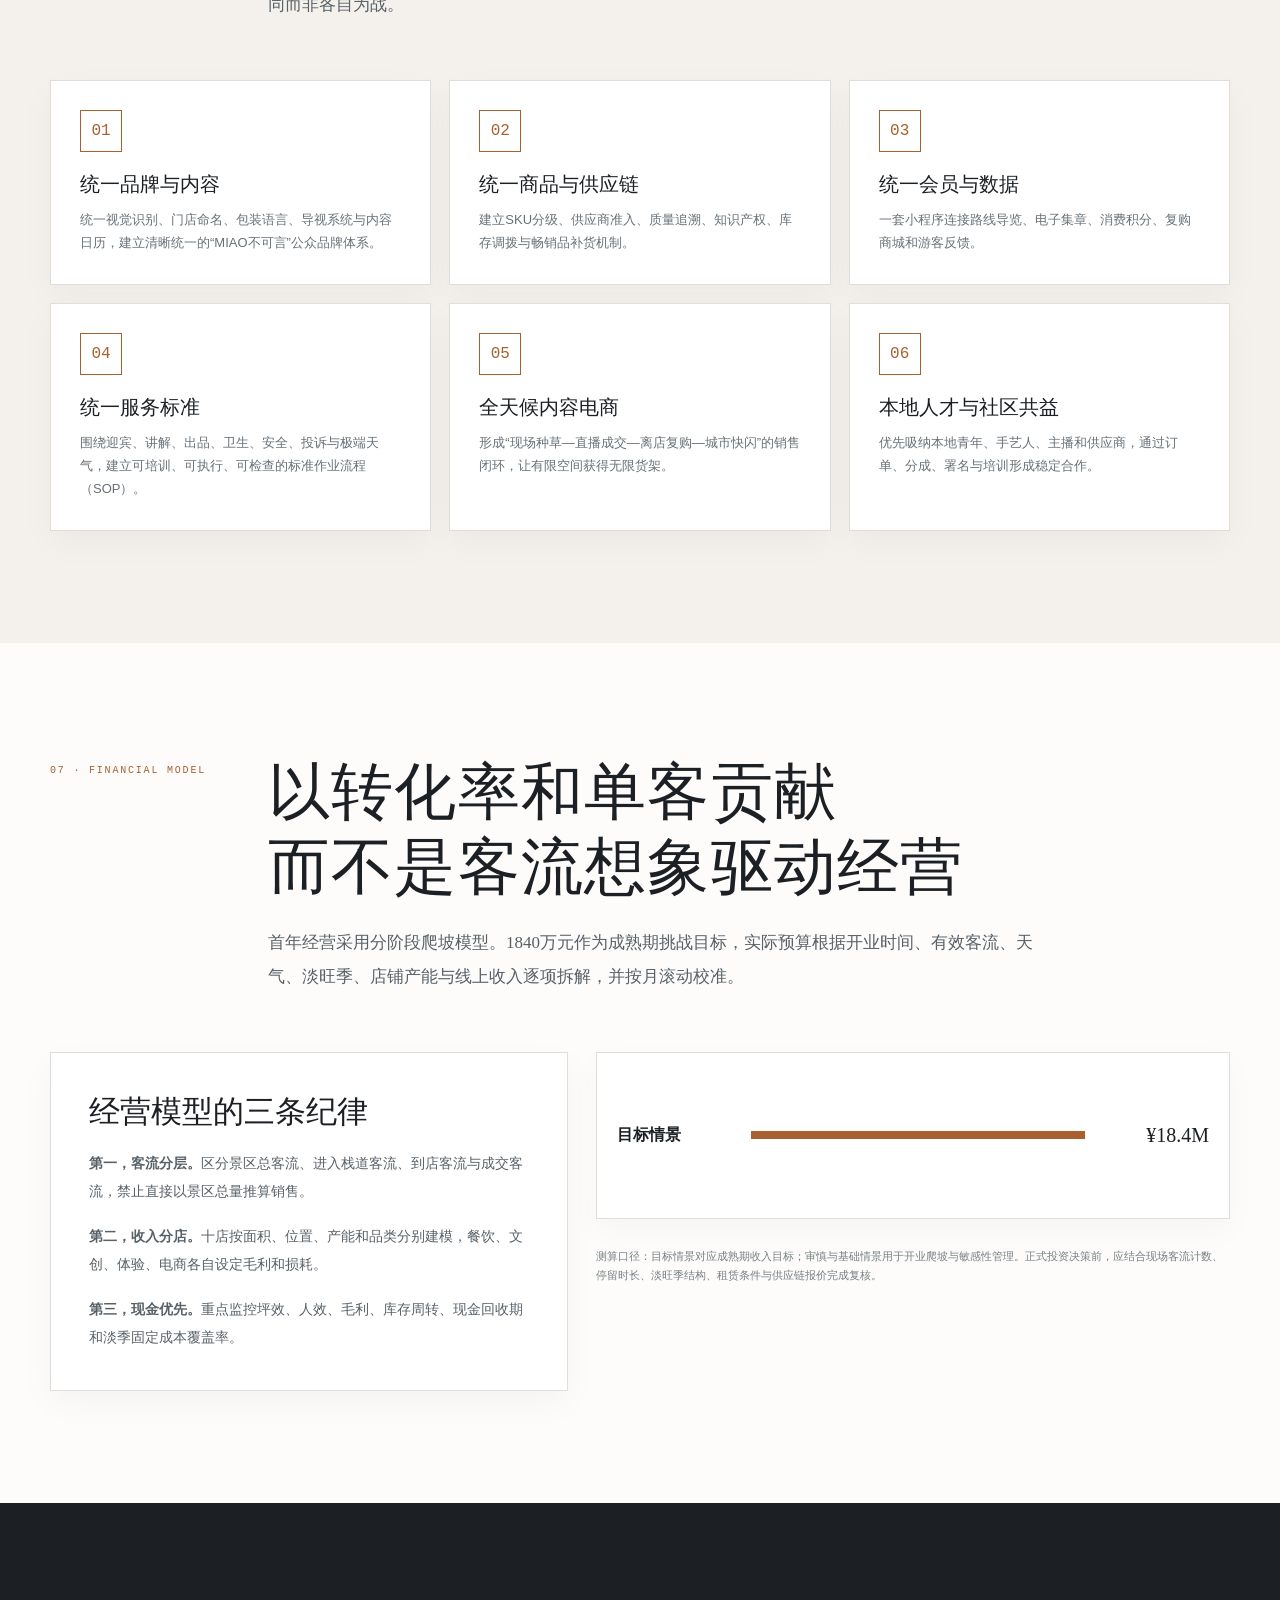
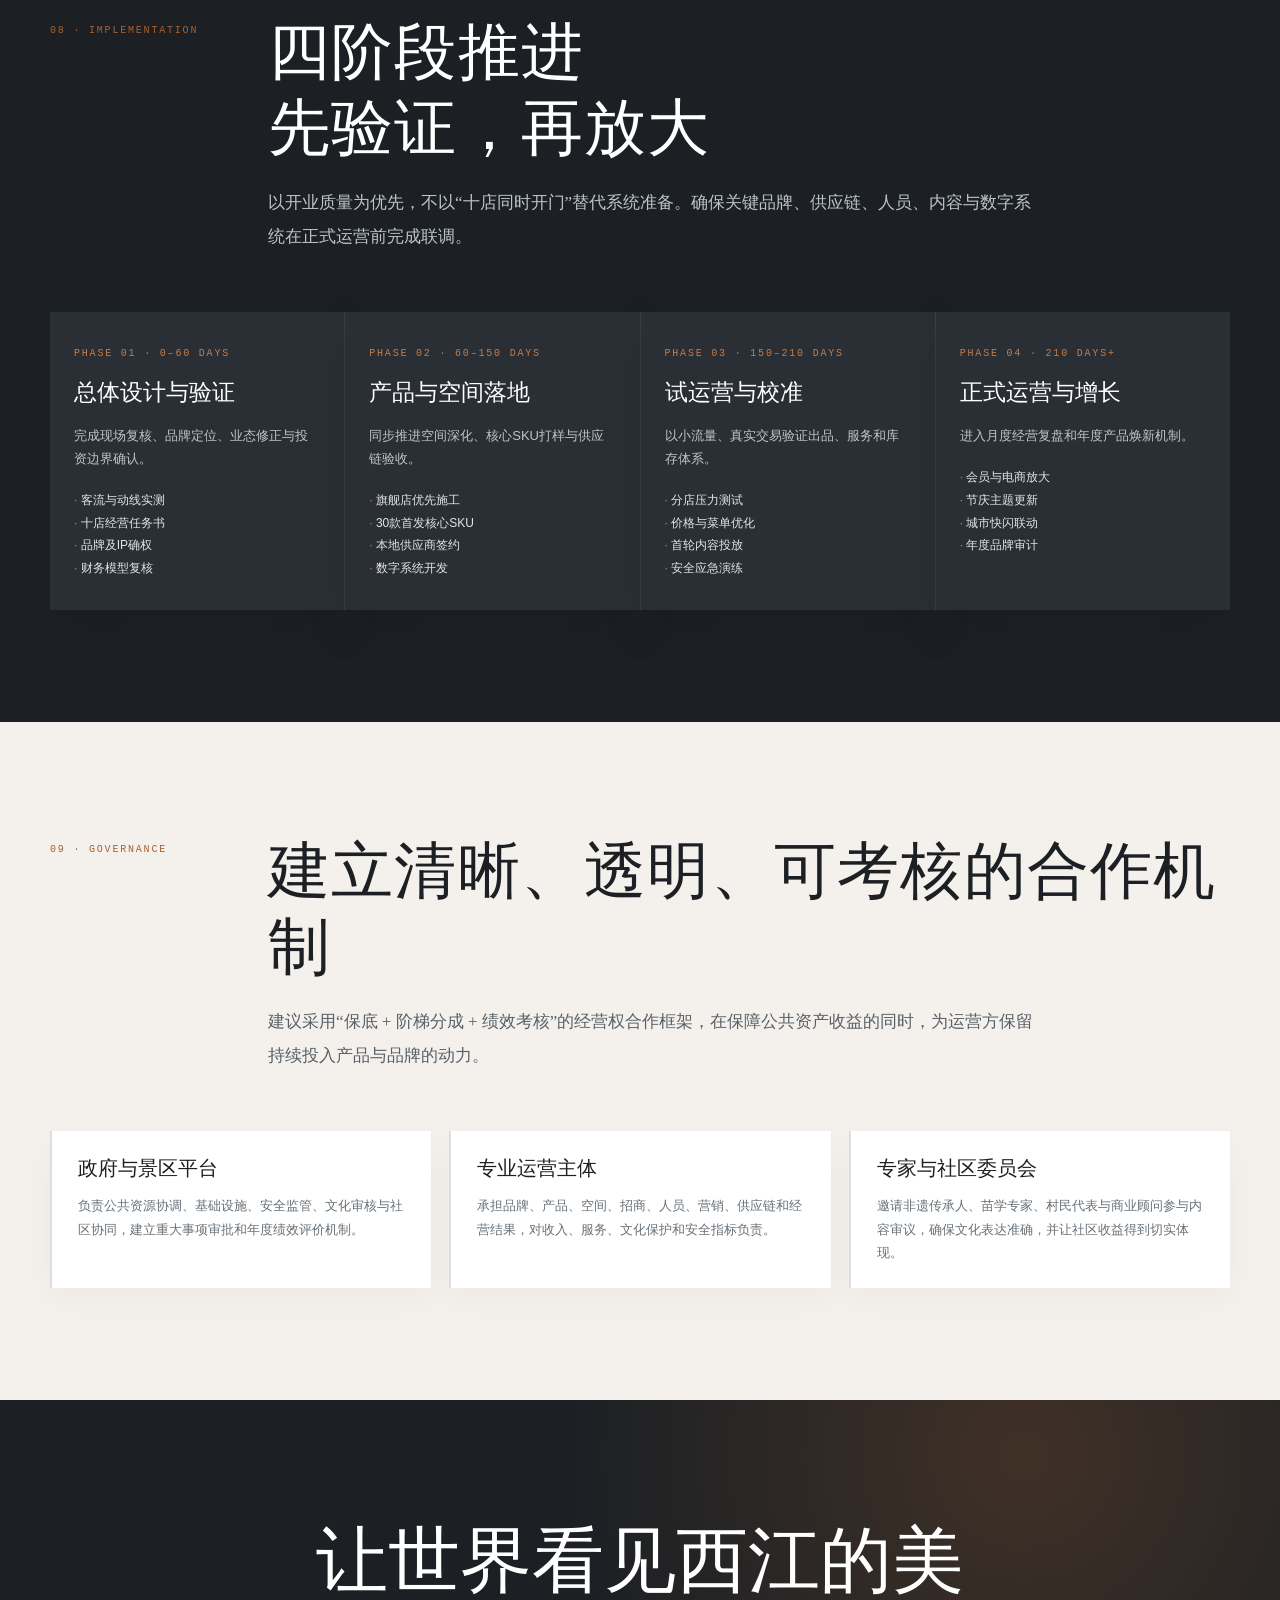
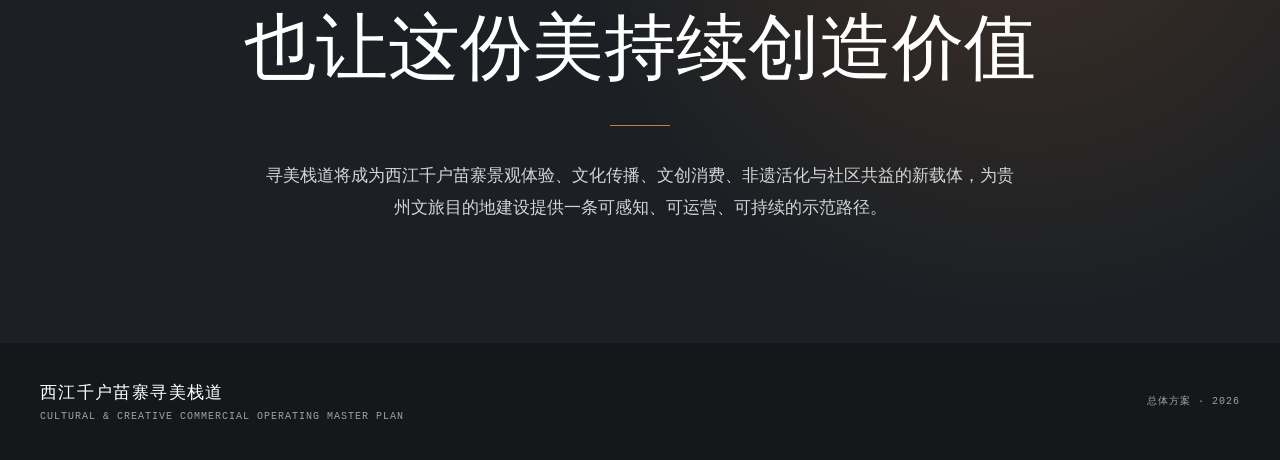
<file: xijiang-xunmei/index.html>
<!doctype html><html lang="zh-CN"><head><meta charset="utf-8"><meta name="viewport" content="width=device-width,initial-scale=1,viewport-fit=cover"><title>西江千户苗寨寻美栈道｜文创商业运营总体方案</title><meta name="description" content="以文化为根、生态为本、产品为核、数字化为翼，构建西江千户苗寨寻美栈道文创商业运营体系。"><meta property="og:title" content="西江千户苗寨寻美栈道｜文创商业运营总体方案"><meta property="og:description" content="一条栈道，十个主题空间，一套可持续增长的文旅商业系统。"><meta property="og:type" content="website"><meta property="og:url" content="https://enxpower.com/xijiang-xunmei/"><meta property="og:image:type" content="image/jpeg"><meta property="og:image:width" content="1200"><meta property="og:image:height" content="630"><meta property="og:image:alt" content="西江千户苗寨寻美栈道文创商业运营总体方案"><meta property="og:image" content="https://enxpower.com/xijiang-xunmei/og-image.jpg?v=20260718"><meta property="og:image:secure_url" content="https://enxpower.com/xijiang-xunmei/og-image.jpg?v=20260718"><meta name="twitter:card" content="summary_large_image"><meta name="twitter:image" content="https://enxpower.com/xijiang-xunmei/og-image.jpg?v=20260718"><link rel="icon" href="favicon.svg" type="image/svg+xml"><style>:root{--g:#1c2024;--g2:#2a2f35;--paper:#fdfcfa;--paper2:#f4f1ec;--silver:#9aa3ab;--hair:#e2dfda;--cu:#a8602f;--cu2:#c77b45;--ink:#3a4046;--green:#334b3d;--serif:"Songti SC","STSong","Noto Serif SC",serif;--sans:"PingFang SC","Microsoft YaHei",Arial,sans-serif;--mono:"SFMono-Regular",Consolas,monospace}*{box-sizing:border-box;margin:0;padding:0}html{scroll-behavior:smooth;overflow-x:hidden}body{background:var(--paper);color:var(--g);font-family:var(--sans);overflow-x:hidden;-webkit-font-smoothing:antialiased}a{color:inherit;text-decoration:none}button{font:inherit}.navbox{position:fixed;inset:0 0 auto;z-index:100;background:rgba(28,32,36,.94);backdrop-filter:blur(14px);border-bottom:1px solid rgba(255,255,255,.08)}nav{max-width:1280px;height:68px;margin:auto;padding:0 24px;display:flex;align-items:center;color:white}.seal{width:38px;height:38px;border:1px solid var(--cu2);border-radius:50%;display:grid;place-items:center;font:600 20px var(--serif);color:var(--cu2);margin-right:13px}.brand b{display:block;font:600 14px var(--serif);letter-spacing:.12em}.brand small{display:block;color:#b8bec3;font:9px var(--mono);letter-spacing:.18em;margin-top:4px}.links{margin-left:auto;display:flex;gap:24px;font-size:13px;color:#dce0e3}.links a:hover{color:var(--cu2)}.menu{display:none;margin-left:auto;background:none;border:0;color:white;font-size:25px}.hero{min-height:100svh;position:relative;display:grid;align-items:end;color:white;background:linear-gradient(120deg,rgba(28,32,36,.97),rgba(28,32,36,.65)),url('og-image.jpg') center/cover;overflow:hidden}.hero:before{content:"";position:absolute;inset:0;background:linear-gradient(rgba(154,163,171,.05) 1px,transparent 1px),linear-gradient(90deg,rgba(154,163,171,.05) 1px,transparent 1px);background-size:58px 58px}.hero:after{content:"";position:absolute;width:680px;height:680px;border:1px solid rgba(168,96,47,.4);border-radius:50%;right:-240px;top:-240px;box-shadow:0 0 0 70px rgba(168,96,47,.035),0 0 0 145px rgba(168,96,47,.02)}.hero-in{position:relative;z-index:2;width:min(1220px,100%);margin:auto;padding:150px 24px 72px}.eyebrow{display:flex;align-items:center;gap:13px;color:#e0b08c;font:11px var(--mono);letter-spacing:.24em}.eyebrow:before{content:"";width:42px;height:1px;background:var(--cu2)}h1{max-width:1000px;font:500 clamp(46px,7.5vw,102px)/1.04 var(--serif);letter-spacing:.07em;margin:24px 0 22px}.lead{max-width:820px;font:clamp(18px,2.2vw,27px)/1.75 var(--serif);color:#e4e6e8}.kpis{display:grid;grid-template-columns:repeat(4,1fr);gap:1px;margin-top:54px;background:rgba(255,255,255,.15);border:1px solid rgba(255,255,255,.15)}.kpi{padding:22px;background:rgba(28,32,36,.5)}.kpi strong{display:block;font:500 30px var(--serif)}.kpi span{display:block;font-size:11px;color:#bcc3c8;margin-top:7px;letter-spacing:.08em}.section{padding:104px 24px}.wrap{max-width:1200px;margin:auto}.head{display:grid;grid-template-columns:180px 1fr;gap:48px;margin-bottom:52px}.no{font:11px var(--mono);color:var(--cu);letter-spacing:.16em;padding-top:10px}.title h2{font:500 clamp(35px,5vw,62px)/1.18 var(--serif);letter-spacing:.03em}.title p{max-width:780px;margin-top:20px;font:17px/1.9 var(--serif);color:#5b6369}.dark{background:var(--g);color:white}.dark .title p{color:#bdc4c9}.warm{background:var(--paper2)}.split{display:grid;grid-template-columns:1fr 1fr;gap:28px}.statement{border:1px solid var(--hair);padding:42px;background:white}.statement blockquote{font:500 clamp(25px,3vw,42px)/1.55 var(--serif)}.statement p{font:15px/1.9 var(--serif);color:#666f75;margin-top:24px}.tags{display:flex;flex-wrap:wrap;gap:9px;margin-top:28px}.tag{border:1px solid #d4c7bc;border-radius:99px;padding:8px 13px;font-size:11px;color:#66584e}.vision-art{min-height:470px;background:var(--g);position:relative;overflow:hidden;padding:35px;color:white}.vision-art:before{content:"";position:absolute;inset:0;background:radial-gradient(circle at 80% 20%,rgba(168,96,47,.3),transparent 42%),linear-gradient(rgba(154,163,171,.06) 1px,transparent 1px),linear-gradient(90deg,rgba(154,163,171,.06) 1px,transparent 1px);background-size:auto,44px 44px,44px 44px}.mountains{position:absolute;inset:auto 0 0;height:72%;background:linear-gradient(155deg,transparent 0 28%,#334b3d 29% 43%,transparent 44%),linear-gradient(205deg,transparent 0 34%,#2a3830 35% 50%,transparent 51%),linear-gradient(165deg,transparent 0 48%,#202d27 49% 65%,transparent 66%)}.vtext{position:relative;z-index:2}.vtext small{font:10px var(--mono);color:var(--cu2);letter-spacing:.14em}.vtext b{display:block;font:500 30px/1.4 var(--serif);margin-top:17px}.vpoints{position:absolute;z-index:3;left:35px;right:35px;bottom:35px;display:grid;grid-template-columns:repeat(4,1fr);gap:8px}.vpoint{border-top:1px solid var(--cu2);padding-top:10px;font-size:11px;color:#cbd0d3}.principles{display:grid;grid-template-columns:repeat(4,1fr);gap:16px}.principle{border-top:2px solid var(--cu);padding:28px 24px;background:white;min-height:235px}.principle .n{font:10px var(--mono);color:var(--cu);letter-spacing:.12em}.principle h3{font:600 24px var(--serif);margin:25px 0 13px}.principle p{font-size:14px;line-height:1.85;color:#687077}.route{display:grid;grid-template-columns:.9fr 1.1fr;gap:26px}.map{background:var(--g);border:1px solid #373d42;padding:28px;min-height:560px;position:relative;overflow:hidden}.map svg{width:100%;height:100%}.route-list{display:grid;grid-template-columns:1fr 1fr;gap:10px}.stop{padding:18px;border:1px solid var(--hair);background:white}.stop b{display:block;font:600 16px var(--serif)}.stop small{display:block;margin-top:7px;color:var(--cu);font:10px var(--mono);letter-spacing:.08em}.stop p{font-size:12px;color:#6a7278;line-height:1.65;margin-top:8px}.portfolio{display:grid;grid-template-columns:repeat(3,1fr);gap:18px}.pc{background:#252a2f;border:1px solid #383e43;overflow:hidden}.visual{aspect-ratio:16/10;display:grid;place-items:center;position:relative;background:radial-gradient(circle at 72% 20%,rgba(199,123,69,.25),transparent 42%),linear-gradient(135deg,#334b3d,#202428)}.visual:before{content:attr(data-mark);width:130px;height:130px;border:1px solid var(--cu2);border-radius:50%;display:grid;place-items:center;font:500 30px var(--serif);color:var(--cu2);box-shadow:0 0 0 18px rgba(168,96,47,.04)}.pc-body{padding:24px}.pc small{color:var(--cu2);font:10px var(--mono);letter-spacing:.12em}.pc h3{font:500 23px/1.4 var(--serif);margin:12px 0}.pc p{font-size:13px;line-height:1.75;color:#b9c0c5}.pc ul{margin-top:15px;list-style:none;color:#d8dcdf;font-size:12px;line-height:1.9}.pc li:before{content:"— ";color:var(--cu2)}.experience{display:grid;grid-template-columns:repeat(6,1fr);grid-auto-rows:180px;gap:12px}.exp{position:relative;overflow:hidden;padding:24px;color:white;background:var(--g)}.exp:nth-child(1){grid-column:span 3;grid-row:span 2;background:linear-gradient(140deg,#334b3d,#1c2024)}.exp:nth-child(2){grid-column:span 3;background:linear-gradient(140deg,#543b2d,#1c2024)}.exp:nth-child(3){grid-column:span 3;background:linear-gradient(140deg,#253b48,#1c2024)}.exp:nth-child(n+4){grid-column:span 2}.exp:after{content:"";position:absolute;width:180px;height:180px;border:1px solid rgba(199,123,69,.35);border-radius:50%;right:-50px;bottom:-80px}.exp small{font:10px var(--mono);color:var(--cu2);letter-spacing:.12em}.exp b{display:block;max-width:290px;font:500 24px/1.45 var(--serif);margin-top:18px}.exp p{max-width:330px;font-size:12px;line-height:1.7;color:#c2c8cc;margin-top:10px}.ops-grid{display:grid;grid-template-columns:repeat(3,1fr);gap:16px}.ops{border:1px solid var(--hair);padding:29px;background:white}.ico{width:42px;height:42px;border:1px solid var(--cu);display:grid;place-items:center;color:var(--cu);font-family:var(--mono)}.ops h3{font:600 20px var(--serif);margin:19px 0 10px}.ops p{font-size:13px;line-height:1.8;color:#687178}.finance{display:grid;grid-template-columns:.9fr 1.1fr;gap:28px}.finance-copy{padding:38px;background:white;border:1px solid var(--hair)}.finance-copy h3{font:500 31px var(--serif)}.finance-copy p{font:14px/1.9 var(--serif);color:#5d656a;margin-top:17px}.scenario{display:grid;gap:12px}.srow{display:grid;grid-template-columns:120px 1fr 110px;gap:14px;align-items:center;padding:18px 20px;background:white;border:1px solid var(--hair)}.srow b{font:600 16px var(--serif)}.bar{height:8px;background:#ece7e1;overflow:hidden}.bar i{display:block;height:100%;background:var(--cu)}.srow strong{text-align:right;font:500 20px var(--serif)}.note{margin-top:14px;font-size:11px;line-height:1.75;color:#777f84}.roadmap{display:grid;grid-template-columns:repeat(4,1fr);gap:1px;background:#3a4045}.phase{background:var(--g2);padding:30px 24px;min-height:280px}.phase small{color:var(--cu2);font:10px var(--mono);letter-spacing:.12em}.phase h3{font:500 23px var(--serif);margin:17px 0}.phase p{font-size:13px;line-height:1.75;color:#bec5ca}.phase ul{list-style:none;margin-top:18px;font-size:12px;line-height:1.9;color:#e3e6e8}.phase li:before{content:"· ";color:var(--cu2)}.gov{display:grid;grid-template-columns:repeat(3,1fr);gap:16px}.gov-card{border-left:2px solid var(--cu);padding:24px 26px;background:white}.gov-card h3{font:600 20px var(--serif)}.gov-card p{font-size:13px;line-height:1.8;color:#687178;margin-top:12px}.cta{padding:110px 24px;background:radial-gradient(circle at 80% 10%,rgba(168,96,47,.26),transparent 40%),var(--g);color:white;text-align:center}.cta h2{font:500 clamp(38px,6vw,72px)/1.2 var(--serif)}.cta p{max-width:760px;margin:24px auto 0;font:17px/1.9 var(--serif);color:#d1d6d9}.line{width:60px;height:1px;background:var(--cu2);margin:34px auto}footer{background:#15181b;color:#9ba3a9;padding:38px 24px}.foot{max-width:1200px;margin:auto;display:flex;justify-content:space-between;gap:24px;align-items:center}.foot b{font:500 17px var(--serif);color:white;letter-spacing:.08em}.foot span{font:10px var(--mono);letter-spacing:.1em}.reveal{opacity:0;transform:translateY(18px);transition:.65s ease}.reveal.on{opacity:1;transform:none}@media(max-width:980px){.head{grid-template-columns:1fr;gap:15px}.split,.route,.finance{grid-template-columns:1fr}.principles,.roadmap{grid-template-columns:repeat(2,1fr)}.portfolio,.ops-grid,.gov{grid-template-columns:repeat(2,1fr)}.kpis{grid-template-columns:repeat(2,1fr)}}@media(max-width:700px){nav{padding:0 17px}.links{display:none;position:absolute;top:68px;left:0;right:0;background:var(--g);padding:20px;flex-direction:column;gap:17px}.links.open{display:flex}.menu{display:block}.hero-in{padding:128px 18px 45px}h1{font-size:45px}.kpis{grid-template-columns:1fr 1fr;margin-top:36px}.kpi{padding:17px 14px}.kpi strong{font-size:23px}.section{padding:72px 18px}.principles,.portfolio,.ops-grid,.gov,.roadmap{grid-template-columns:1fr}.route-list{grid-template-columns:1fr}.experience{grid-template-columns:1fr;grid-auto-rows:220px}.exp:nth-child(n){grid-column:1;grid-row:auto}.srow{grid-template-columns:88px 1fr 80px;padding:15px 12px}.foot{flex-direction:column;align-items:flex-start}}@media(prefers-reduced-motion:reduce){*{scroll-behavior:auto!important;transition:none!important}.reveal{opacity:1;transform:none}}
.proposal-card{position:relative;cursor:pointer;padding-right:92px;transition:.25s ease;overflow:hidden}.proposal-card:after{content:"查看策划案";position:absolute;right:16px;top:16px;color:var(--cu);font:9px var(--mono);letter-spacing:.08em}.proposal-card:before{content:"↗";position:absolute;right:18px;bottom:15px;width:28px;height:28px;border:1px solid #d7c8bc;border-radius:50%;display:grid;place-items:center;color:var(--cu);transition:.25s}.proposal-card:hover,.proposal-card:focus-visible{transform:translateY(-3px);border-color:#cdb7a6;box-shadow:0 14px 34px rgba(28,32,36,.09);outline:none}.proposal-card:hover:before,.proposal-card:focus-visible:before{background:var(--cu);color:#fff;transform:rotate(45deg)}
.proposal-modal{position:fixed;inset:0;z-index:1200;display:none;background:#fdfcfa;color:var(--g);overflow:auto}.proposal-modal.open{display:block}.proposal-nav{position:sticky;top:0;z-index:5;height:72px;display:flex;align-items:center;gap:18px;padding:0 28px;background:rgba(28,32,36,.96);color:#fff;backdrop-filter:blur(15px)}.proposal-nav b{font:500 17px var(--serif);letter-spacing:.08em}.proposal-nav small{color:var(--cu2);font:9px var(--mono);letter-spacing:.14em}.proposal-close{margin-left:auto;width:42px;height:42px;border:1px solid rgba(255,255,255,.3);border-radius:50%;background:none;color:#fff;font-size:24px;cursor:pointer}.proposal-close:hover{background:#fff;color:#1c2024}.proposal-wrap{max-width:1240px;margin:auto;padding:64px 26px 80px}.proposal-hero{display:grid;grid-template-columns:1.15fr .85fr;min-height:520px;background:#1c2024;color:#fff}.proposal-visual{position:relative;overflow:hidden;background:linear-gradient(145deg,rgba(51,75,61,.92),rgba(28,32,36,.96)),url('og-image.jpg') center/cover}.proposal-visual:before{content:"";position:absolute;inset:0;background:linear-gradient(rgba(255,255,255,.04) 1px,transparent 1px),linear-gradient(90deg,rgba(255,255,255,.04) 1px,transparent 1px);background-size:48px 48px}.proposal-visual-in{position:absolute;inset:auto 42px 40px}.proposal-kicker{color:var(--cu2);font:10px var(--mono);letter-spacing:.18em}.proposal-visual h2{font:500 clamp(46px,7vw,88px)/1.02 var(--serif);margin:18px 0}.proposal-area{display:inline-block;border:1px solid rgba(255,255,255,.3);padding:8px 12px;font:11px var(--mono);letter-spacing:.1em}.proposal-summary{padding:48px 42px;display:flex;flex-direction:column;justify-content:center;background:#252a2f}.proposal-summary h3{font:500 28px/1.45 var(--serif);color:#fff}.proposal-summary p{font:15px/1.95 var(--serif);color:#c4cacf;margin-top:24px}.proposal-section{padding:70px 0;border-bottom:1px solid var(--hair)}.proposal-head{display:grid;grid-template-columns:180px 1fr;gap:38px;margin-bottom:34px}.proposal-head small{color:var(--cu);font:10px var(--mono);letter-spacing:.16em}.proposal-head h3{font:500 clamp(30px,4vw,52px)/1.2 var(--serif)}.proposal-grid{display:grid;grid-template-columns:repeat(3,1fr);gap:14px}.proposal-item{border-top:2px solid var(--cu);background:#fff;padding:24px;border:1px solid var(--hair);border-top-color:var(--cu);min-height:145px}.proposal-item b{font:600 17px var(--serif)}.proposal-item p{font-size:13px;line-height:1.8;color:#687178;margin-top:10px}.proposal-value{display:grid;grid-template-columns:repeat(4,1fr);gap:1px;background:#d7d1ca}.proposal-value div{background:#1c2024;color:#fff;padding:28px 22px}.proposal-value small{color:var(--cu2);font:9px var(--mono)}.proposal-value b{display:block;font:500 20px var(--serif);margin-top:13px}.proposal-controls{display:flex;justify-content:space-between;gap:12px;padding-top:40px}.proposal-btn{border:1px solid var(--hair);background:#fff;padding:13px 18px;cursor:pointer;font:13px var(--serif)}.proposal-btn:hover{border-color:var(--cu);color:var(--cu)}body.proposal-lock{overflow:hidden}
@media(max-width:760px){.proposal-card{padding-right:76px}.proposal-nav{padding:0 16px}.proposal-wrap{padding:28px 16px 50px}.proposal-hero{grid-template-columns:1fr;min-height:0}.proposal-visual{min-height:440px}.proposal-summary{padding:32px 24px}.proposal-head{grid-template-columns:1fr;gap:12px}.proposal-grid{grid-template-columns:1fr}.proposal-value{grid-template-columns:1fr 1fr}.proposal-controls{position:sticky;bottom:0;background:rgba(253,252,250,.95);padding:12px 0}}
</style></head><body><header class="navbox"><nav><a class="seal" href="#top">G</a><div class="brand"><b>西江寻美栈道</b><small>MASTER OPERATING PLAN</small></div><div class="links" id="links"><a href="#vision">总体定位</a><a href="#route">空间业态</a><a href="#products">产品系统</a><a href="#operations">运营体系</a><a href="#finance">财务模型</a><a href="#roadmap">实施路径</a></div><button class="menu" aria-label="菜单" onclick="links.classList.toggle('open')">☰</button></nav></header><main id="top"><section class="hero"><div class="hero-in"><div class="eyebrow">XIJIANG QIANHU MIAO VILLAGE · LEISHAN</div><h1>寻美栈道<br>文创商业运营总体方案</h1><p class="lead">以文化为根、生态为本、产品为核、数字化为翼，把一条山地栈道建设成为可游、可赏、可购、可传播、可持续生长的苗族文化体验长廊。</p><div class="kpis"><div class="kpi"><strong>1,700m</strong><span>山地景观体验动线</span></div><div class="kpi"><strong>17处</strong><span>驿站与景观节点</span></div><div class="kpi"><strong>10个</strong><span>主题商业空间</span></div><div class="kpi"><strong>1套</strong><span>统一品牌与运营系统</span></div></div></div></section><section class="section" id="vision"><div class="wrap"><div class="head reveal"><div class="no">01 · STRATEGIC VISION</div><div class="title"><h2>从“景区配套”升级为<br>西江第二条文化消费主轴</h2><p>寻美栈道的价值不在于增加十间店，而在于重构游客在苗寨中的时间、空间与消费关系：通过移动搜寻延长停留，以沉浸打卡承接体验，以原创产品形成记忆，以全域传播放大价值。</p></div></div><div class="split"><div class="vision-art reveal"><div class="mountains"></div><div class="vtext"><small>FOREST LANDSCAPE × CULTURAL CORRIDOR</small><b>山地景观线<br>人文沉浸廊</b></div><div class="vpoints"><div class="vpoint">启程</div><div class="vpoint">登高</div><div class="vpoint">入境</div><div class="vpoint">回望</div></div></div><div class="statement reveal"><blockquote>不复制古街商业，不堆砌民族符号。让每一处风景都有内容，每一次停留都有体验，每一件商品都有文化附着。</blockquote><p>项目以“统一策划、统一品牌、统一产品、统一运营、统一数据”为基本方法，保持建筑与山林的克制关系，形成具有国际审美、苗族内核和长期经营能力的文旅商业体系。</p><div class="tags"><span class="tag">文化真实性</span><span class="tag">空间稀缺性</span><span class="tag">产品独占性</span><span class="tag">传播自驱力</span><span class="tag">运营可复制</span></div></div></div></div></section><section class="section warm"><div class="wrap"><div class="head reveal"><div class="no">02 · OPERATING PRINCIPLES</div><div class="title"><h2>四项总原则</h2><p>所有空间设计、招商选品、内容制作与经营决策均围绕同一目标：提升游客停留时长、消费转化、文化获得感与目的地口碑。</p></div></div><div class="principles"><div class="principle reveal"><div class="n">P-01</div><h3>一景一店一主题</h3><p>每个点位拥有清晰的景观关系、文化母题和主打产品，避免同质化茶饮、咖啡与纪念品重复竞争。</p></div><div class="principle reveal"><div class="n">P-02</div><h3>在地文化当代表达</h3><p>以苗族神话、银饰、刺绣、蜡染、医药、饮食和山地生活为内容源，以现代设计完成可理解、可使用、可带走的转译。</p></div><div class="principle reveal"><div class="n">P-03</div><h3>三销：栈道空间有限，网络空间无限</h3><p>以栈道为舞台、以苗寨为背景，通过短视频全网种草，强化“西江必到”的目的地认知；联合乡村主播与内容创作者开展常态化直播，将特色文创产品全天候推向全国市场，形成“线下体验生产内容、网络传播放大影响、直播电商持续成交”的增长闭环。</p></div><div class="principle reveal"><div class="n">P-04</div><h3>公共价值优先</h3><p>通过本地就业、非遗协作、村民供应链和收益共享，使商业增长与文化保护、社区受益形成长期正循环。</p></div></div></div></section><section class="section" id="route"><div class="wrap"><div class="head reveal"><div class="no">03 · ROUTE & TENANT MIX</div><div class="title"><h2>十店不是十个孤岛<br>而是一条完整的消费叙事</h2><p>按游客体力、情绪、视野与需求变化配置业态，形成补给、休憩、打卡、购物、文化体验与餐饮的渐进式节奏。</p></div></div><div class="route"><div class="map reveal"><svg viewBox="0 0 500 650" role="img" aria-label="寻美栈道十个商业节点示意图"><defs><linearGradient id="r" x2="1" y2="1"><stop stop-color="#a8602f"/><stop offset="1" stop-color="#c77b45"/></linearGradient></defs><path d="M75 35 C160 85 110 150 220 185 S360 240 275 310 S120 390 220 445 S390 500 355 615" fill="none" stroke="#59636a" stroke-width="22" opacity=".3"/><path d="M75 35 C160 85 110 150 220 185 S360 240 275 310 S120 390 220 445 S390 500 355 615" fill="none" stroke="url(#r)" stroke-width="4"/><g fill="#fdfcfa" stroke="#c77b45" stroke-width="3" font-family="Arial" font-size="13" text-anchor="middle"><circle cx="75" cy="35" r="16"/><text x="75" y="40" fill="#1c2024" stroke="none">1</text><circle cx="125" cy="107" r="16"/><text x="125" y="112" fill="#1c2024" stroke="none">2</text><circle cx="220" cy="185" r="16"/><text x="220" y="190" fill="#1c2024" stroke="none">3</text><circle cx="310" cy="228" r="16"/><text x="310" y="233" fill="#1c2024" stroke="none">4</text><circle cx="286" cy="305" r="16"/><text x="286" y="310" fill="#1c2024" stroke="none">5</text><circle cx="185" cy="372" r="16"/><text x="185" y="377" fill="#1c2024" stroke="none">6</text><circle cx="172" cy="430" r="16"/><text x="172" y="435" fill="#1c2024" stroke="none">7</text><circle cx="250" cy="462" r="16"/><text x="250" y="467" fill="#1c2024" stroke="none">8</text><circle cx="353" cy="510" r="16"/><text x="353" y="515" fill="#1c2024" stroke="none">9</text><circle cx="355" cy="615" r="18"/><text x="355" y="620" fill="#1c2024" stroke="none">10</text></g><g fill="#9aa3ab" font-family="Arial" font-size="12"><text x="105" y="28">入口 · 启程</text><text x="375" y="635">终点 · 回望</text></g></svg></div><div class="route-list"><div class="stop reveal proposal-card" role="button" tabindex="0" data-store="0" aria-label="查看第1家店完整策划案"><b>01 树影茶歇站</b><small>START · ESSENTIAL</small><p>启程补给、天气装备、地标首购与第一打卡点。</p></div><div class="stop reveal proposal-card" role="button" tabindex="0" data-store="1" aria-label="查看第2家店完整策划案"><b>02 深山茶室</b><small>ASCEND · QUIET</small><p>小体量高氛围，承接登高后的茶歇与观景。</p></div><div class="stop reveal proposal-card" role="button" tabindex="0" data-store="2" aria-label="查看第3家店完整策划案"><b>03 万物有灵</b><small>DISCOVER · FLAGSHIP</small><p>54㎡旗舰文创空间，承担品牌总店、限定首发与内容发布功能。</p></div><div class="stop reveal proposal-card" role="button" tabindex="0" data-store="3" aria-label="查看第4家店完整策划案"><b>04 种子暗光</b><small>MYTH · IMMERSION</small><p>苗族文化与祈福主题咖啡，形成独特文化记忆。</p></div><div class="stop reveal proposal-card" role="button" tabindex="0" data-store="4" aria-label="查看第5家店完整策划案"><b>05 云上咖啡</b><small>VIEW · DAY & NIGHT</small><p>全景窗口、贵州冠军咖啡与日咖夜酒，提升高峰时段与夜游场景的消费价值。</p></div><div class="stop reveal proposal-card" role="button" tabindex="0" data-store="5" aria-label="查看第6家店完整策划案"><b>06 苗家的茶</b><small>HERBAL · LOCAL</small><p>苗家非遗草本茶饮与生活方式产品。</p></div><div class="stop reveal proposal-card" role="button" tabindex="0" data-store="6" aria-label="查看第7家店完整策划案"><b>07 非遗工坊</b><small>CRAFT · PARTICIPATE</small><p>银饰、刺绣、蜡染手工作品与共创销售。</p></div><div class="stop reveal proposal-card" role="button" tabindex="0" data-store="7" aria-label="查看第8家店完整策划案"><b>08 蝶泉蜜语</b><small>HONEY · GIFT</small><p>蜂蜜饮品、食品与日化，承接轻体验和伴手礼。</p></div><div class="stop reveal proposal-card" role="button" tabindex="0" data-store="8" aria-label="查看第9家店完整策划案"><b>09 苗境幻影</b><small>STYLE · OUTDOOR</small><p>苗疆美学时尚与山系户外产品，连接年轻客群。</p></div><div class="stop reveal proposal-card" role="button" tabindex="0" data-store="9" aria-label="查看第10家店完整策划案"><b>10 诗句的灯小厨</b><small>FINALE · DINING</small><p>以风景和味蕾，轻餐慢酒延长停留并形成夜间场景。</p></div></div></div></div></section><section class="section dark" id="products"><div class="wrap"><div class="head reveal"><div class="no">04 · PRODUCT ARCHITECTURE</div><div class="title"><h2>建立“西江寻美”原创产品系统</h2><p>以旗舰品牌统领十店，形成“核心IP产品 + 在地非遗共创 + 日常高频消费 + 限定收藏”的四层产品矩阵。产品不只服务现场销售，更承担传播、礼赠、电商与城市快闪。</p></div></div><div class="portfolio"><article class="pc reveal"><div class="visual" data-mark="灵"></div><div class="pc-body"><small>IP CORE</small><h3>苗族神话与纹样谱系</h3><p>围绕蝴蝶妈妈、枫木、银冠、铜鼓、鸟纹、龙纹等建立可持续使用的视觉与故事资产。</p><ul><li>祈福盲盒与守护符号</li><li>限定徽章、首饰、香氛</li><li>节气与节庆系列</li></ul></div></article><article class="pc reveal"><div class="visual" data-mark="艺"></div><div class="pc-body"><small>CRAFT TO LIFE</small><h3>非遗生活化与时尚化</h3><p>从“展柜里的技艺”转向“日常可用的设计”，坚持工艺来源、作者署名与收益回馈。</p><ul><li>刺绣包袋与家居织物</li><li>蜡染服装与户外单品</li><li>银饰模块化配件</li></ul></div></article><article class="pc reveal"><div class="visual" data-mark="山"></div><div class="pc-body"><small>LOCAL WELLNESS</small><h3>苗家草本与山地风物</h3><p>以药食同源、雷山茶、刺梨、蜂蜜、米酒和山地食材构建具有地域识别度的高频消费品。</p><ul><li>草本茶饮与便携冲泡</li><li>蜂蜜、日化与香氛</li><li>山地零食与礼盒</li></ul></div></article></div></div></section><section class="section"><div class="wrap"><div class="head reveal"><div class="no">05 · EXPERIENCE DESIGN</div><div class="title"><h2>把“拍照点”升级为<br>可参与、可记忆、可分享的文化仪式</h2><p>以低干预、轻装置和强叙事为原则，让建筑、山林、光影与文化内容共同完成体验，而不是依赖高噪音、强塑料感的网红装置。以“一景一店一主题”为核心策略，让寻美栈道成为西江最具辨识度、最值得打卡的文化体验目的地。</p></div></div><div class="experience"><div class="exp reveal"><small>LANDSCAPE</small><b>人在店中，风景入画</b><p>窗口、露台、坐席与取景框围绕真实山景组织，让消费行为自然成为视觉内容。</p></div><div class="exp reveal"><small>SILVER CROWN</small><b>银冠入列</b><p>按不同身高设置银冠剪影，形成包容、克制且具有文化识别度的打卡装置。</p></div><div class="exp reveal"><small>BLESSING</small><b>祈福风铃与同心蝶梦</b><p>把祈愿、纪念与打卡留存连接起来，形成可持续更新的游客共同作品。</p></div><div class="exp reveal"><small>COSTUME</small><b>苗族服饰体验</b><p>以地域、年代与礼俗为线索，提升旅拍的文化含量。</p></div><div class="exp reveal"><small>NIGHT</small><b>冠军咖啡</b><p>以贵州冠军咖啡、限定饮品与观景空间形成高识别度体验。</p></div><div class="exp reveal"><small>DINING</small><b>风景中的漂亮饭</b><p>用本地食材完成栈道体验终章。</p></div></div></div></section><section class="section warm" id="operations"><div class="wrap"><div class="head reveal"><div class="no">06 · OPERATING SYSTEM</div><div class="title"><h2>从十店经营走向一体化平台运营</h2><p>以总部中台统筹品牌、产品、采购、内容、会员和数据；前台门店专注服务与体验。统一但不单调，协同而非各自为战。</p></div></div><div class="ops-grid"><div class="ops reveal"><div class="ico">01</div><h3>统一品牌与内容</h3><p>统一视觉识别、门店命名、包装语言、导视系统与内容日历，建立清晰统一的“MIAO不可言”公众品牌体系。</p></div><div class="ops reveal"><div class="ico">02</div><h3>统一商品与供应链</h3><p>建立SKU分级、供应商准入、质量追溯、知识产权、库存调拨与畅销品补货机制。</p></div><div class="ops reveal"><div class="ico">03</div><h3>统一会员与数据</h3><p>一套小程序连接路线导览、电子集章、消费积分、复购商城和游客反馈。</p></div><div class="ops reveal"><div class="ico">04</div><h3>统一服务标准</h3><p>围绕迎宾、讲解、出品、卫生、安全、投诉与极端天气，建立可培训、可执行、可检查的标准作业流程（SOP）。</p></div><div class="ops reveal"><div class="ico">05</div><h3>全天候内容电商</h3><p>形成“现场种草—直播成交—离店复购—城市快闪”的销售闭环，让有限空间获得无限货架。</p></div><div class="ops reveal"><div class="ico">06</div><h3>本地人才与社区共益</h3><p>优先吸纳本地青年、手艺人、主播和供应商，通过订单、分成、署名与培训形成稳定合作。</p></div></div></div></section><section class="section" id="finance"><div class="wrap"><div class="head reveal"><div class="no">07 · FINANCIAL MODEL</div><div class="title"><h2>以转化率和单客贡献<br>而不是客流想象驱动经营</h2><p>首年经营采用分阶段爬坡模型。1840万元作为成熟期挑战目标，实际预算根据开业时间、有效客流、天气、淡旺季、店铺产能与线上收入逐项拆解，并按月滚动校准。</p></div></div><div class="finance"><div class="finance-copy reveal"><h3>经营模型的三条纪律</h3><p><b>第一，客流分层。</b>区分景区总客流、进入栈道客流、到店客流与成交客流，禁止直接以景区总量推算销售。</p><p><b>第二，收入分店。</b>十店按面积、位置、产能和品类分别建模，餐饮、文创、体验、电商各自设定毛利和损耗。</p><p><b>第三，现金优先。</b>重点监控坪效、人效、毛利、库存周转、现金回收期和淡季固定成本覆盖率。</p></div><div class="scenario reveal"><div class="srow"><b>目标情景</b><div class="bar"><i style="width:100%"></i></div><strong>¥18.4M</strong></div><div class="note">测算口径：目标情景对应成熟期收入目标；审慎与基础情景用于开业爬坡与敏感性管理。正式投资决策前，应结合现场客流计数、停留时长、淡旺季结构、租赁条件与供应链报价完成复核。</div></div></div></div></section><section class="section dark" id="roadmap"><div class="wrap"><div class="head reveal"><div class="no">08 · IMPLEMENTATION</div><div class="title"><h2>四阶段推进<br>先验证，再放大</h2><p>以开业质量为优先，不以“十店同时开门”替代系统准备。确保关键品牌、供应链、人员、内容与数字系统在正式运营前完成联调。</p></div></div><div class="roadmap"><div class="phase reveal"><small>PHASE 01 · 0–60 DAYS</small><h3>总体设计与验证</h3><p>完成现场复核、品牌定位、业态修正与投资边界确认。</p><ul><li>客流与动线实测</li><li>十店经营任务书</li><li>品牌及IP确权</li><li>财务模型复核</li></ul></div><div class="phase reveal"><small>PHASE 02 · 60–150 DAYS</small><h3>产品与空间落地</h3><p>同步推进空间深化、核心SKU打样与供应链验收。</p><ul><li>旗舰店优先施工</li><li>30款首发核心SKU</li><li>本地供应商签约</li><li>数字系统开发</li></ul></div><div class="phase reveal"><small>PHASE 03 · 150–210 DAYS</small><h3>试运营与校准</h3><p>以小流量、真实交易验证出品、服务和库存体系。</p><ul><li>分店压力测试</li><li>价格与菜单优化</li><li>首轮内容投放</li><li>安全应急演练</li></ul></div><div class="phase reveal"><small>PHASE 04 · 210 DAYS+</small><h3>正式运营与增长</h3><p>进入月度经营复盘和年度产品焕新机制。</p><ul><li>会员与电商放大</li><li>节庆主题更新</li><li>城市快闪联动</li><li>年度品牌审计</li></ul></div></div></div></section><section class="section warm"><div class="wrap"><div class="head reveal"><div class="no">09 · GOVERNANCE</div><div class="title"><h2>建立清晰、透明、可考核的合作机制</h2><p>建议采用“保底 + 阶梯分成 + 绩效考核”的经营权合作框架，在保障公共资产收益的同时，为运营方保留持续投入产品与品牌的动力。</p></div></div><div class="gov"><div class="gov-card reveal"><h3>政府与景区平台</h3><p>负责公共资源协调、基础设施、安全监管、文化审核与社区协同，建立重大事项审批和年度绩效评价机制。</p></div><div class="gov-card reveal"><h3>专业运营主体</h3><p>承担品牌、产品、空间、招商、人员、营销、供应链和经营结果，对收入、服务、文化保护和安全指标负责。</p></div><div class="gov-card reveal"><h3>专家与社区委员会</h3><p>邀请非遗传承人、苗学专家、村民代表与商业顾问参与内容审议，确保文化表达准确，并让社区收益得到切实体现。</p></div></div></div></section><section class="cta"><div class="wrap reveal"><h2>让世界看见西江的美<br>也让这份美持续创造价值</h2><div class="line"></div><p>寻美栈道将成为西江千户苗寨景观体验、文化传播、文创消费、非遗活化与社区共益的新载体，为贵州文旅目的地建设提供一条可感知、可运营、可持续的示范路径。</p></div></section></main><footer><div class="foot"><div><b>西江千户苗寨寻美栈道</b><span style="display:block;margin-top:7px">CULTURAL & CREATIVE COMMERCIAL OPERATING MASTER PLAN</span></div><span>总体方案 · 2026</span></div></footer><script>const io=new IntersectionObserver(es=>es.forEach(e=>{if(e.isIntersecting)e.target.classList.add('on')}),{threshold:.08});document.querySelectorAll('.reveal').forEach(x=>io.observe(x));document.querySelectorAll('.links a').forEach(a=>a.onclick=()=>links.classList.remove('open'));</script><div class="proposal-modal" id="storeProposal" aria-hidden="true" data-xijiang-proposal-ready><div class="proposal-nav"><div><small id="proposalNavNo"></small><b id="proposalNavName"></b></div><button class="proposal-close" type="button" aria-label="关闭策划案">×</button></div><div class="proposal-wrap" id="proposalContent"></div></div><script>(()=>{const stores=[{"n": "01", "name": "树影茶歇站", "area": "21.60㎡", "role": "启程补给 · 地标首购 · 第一打卡点", "insight": "位于寻美栈道第一站，承接游客进入栈道后的即时补给、天气装备与第一处拍照记忆。", "products": ["雷山银球风味茶", "西江苗家风味冰浆", "能量补给食品", "苗寨地标冰箱贴", "防雨御寒装备", "自拍杆与滤镜", "寻美栈道印章打卡本"], "design": ["打造不同高度的苗族银冠墙，满足不同身高游客互动打卡", "雷山银球专属杯身识别与银球装饰带", "开发西江全景、银帽大门、项圈广场、铜鼓广场、风雨桥等地标冰箱贴", "设置寻美栈道印章打卡机制，每一家店配置一枚专属印章，引导游客沿线搜寻、收集并完成全程打卡。"], "value": ["低门槛首购", "天气刚需", "首站打卡", "地标商品"]}, {"n": "02", "name": "深山茶室", "area": "9㎡", "role": "登高静坐 · 贵州抹茶 · 山景茶歇", "insight": "以小体量高氛围空间承接登高后的休憩需求，让茶歇与山景成为同一个消费场景。", "products": ["贵州抹茶风味茶饮", "苗家唯美茶点", "抹茶生活方式产品", "千户苗寨全景小夜灯"], "design": ["以静谧、留白和自然材质强化深山茶室气质", "设置面向苗寨的最佳观景座位", "产品包装采用低饱和苗岭色系"], "value": ["高景观溢价", "短时高转化", "轻量运营", "情绪消费"]}, {"n": "03", "name": "万物有灵", "area": "54㎡", "role": "旗舰文创 · 非遗生活化 · 限定首发", "insight": "承担寻美栈道旗舰文创店角色，集中展示西江地标、非遗工艺、在地特产与原创限定产品。", "products": ["地标冰箱贴与透卡", "银饰、刺绣、蜡染", "贵州茶、苗医药、苗寨零食", "护手霜、香氛等日化", "苗族风格时尚单品", "黄小西西江限定系列"], "design": ["建立统一的西江限定产品视觉系统", "以非遗时尚化、生活化为主要开发方向", "设置限定首发、联名发布与直播展示区"], "value": ["品牌旗舰", "爆款首发", "高客单文创", "IP资产沉淀"]}, {"n": "04", "name": "种子暗光", "area": "33.66㎡", "role": "苗族神话 · 暗光咖啡 · 祈福记忆", "insight": "以苗族神话、种子与祈福意象构建暗光沉浸空间，形成栈道中段具有强记忆点的文化咖啡馆。", "products": ["苗家特色风味咖啡", "暗黑系限定包装", "苗家特色甜品", "苗疆种子祈福盲盒"], "design": ["以暗光、局部照明和神话纹样构建夜间氛围", "设置祈福盲盒与互动装置", "形成适合短视频传播的强视觉场景"], "value": ["夜游记忆", "文化沉浸", "社交传播", "主题零售"]}, {"n": "05", "name": "云上咖啡", "area": "41.20㎡", "role": "全景窗口 · 日咖夜酒 · 高峰夜游", "insight": "依托高位全景窗口打造日咖夜酒场景，以贵州冠军咖啡、限定特调和夜景延长游客停留。", "products": ["贵州冠军咖啡限定特调", "苗寨全景限定咖啡", "西江限定鸡尾酒", "贵州精酿", "原创蜡染甜品"], "design": ["面向苗寨设置最佳全景座席", "白天咖啡、夜间酒饮双场景切换", "以高品质主理人联名提升空间调性"], "value": ["景观溢价", "夜间消费", "高峰停留", "主理人联名"]}, {"n": "06", "name": "苗家的茶", "area": "24.04㎡", "role": "药食同源 · 草本饮品 · 在地生活", "insight": "以苗家传统草本配方和药食同源理念，构建具有在地知识与日常生活温度的茶饮空间。", "products": ["百草苗茶", "刺梨折耳根草本饮", "益肝草凉茶", "藤茶", "木姜子青草饮", "青橄榄润喉饮", "苗疆草本日化"], "design": ["传统配方由在地居民参与整理与讲述", "建立草本原料展示与知识说明", "产品表达避免医疗化，突出文化与日常饮用体验"], "value": ["在地知识", "社区参与", "健康茶饮", "伴手礼延伸"]}, {"n": "07", "name": "非遗工坊", "area": "10.89㎡", "role": "银饰刺绣蜡染 · 手作体验 · 共创销售", "insight": "将银饰、刺绣、蜡染从静态陈列升级为可观看、可参与、可购买的非遗体验节点。", "products": ["银饰体验与小件产品", "刺绣体验与生活用品", "蜡染体验与时尚单品", "非遗共创限定系列"], "design": ["建立可视化手作台与小型体验课程", "优先与西江本地居民和手艺人合作", "让制作过程本身成为内容与销售场景"], "value": ["非遗活化", "社区收益", "体验转化", "内容生产"]}, {"n": "08", "name": "蝶泉蜜语", "area": "10.89㎡", "role": "蜂蜜食品 · 蜂蜡日化 · 伴手礼", "insight": "依托雷山县蜂产业基础，打造从饮品、食品到日化的蜂蜜主题轻零售空间。", "products": ["蜂蜜主题饮品", "蜂胶糖与一口蜂胶", "盒装蜂产品", "蜂蜜唇膏", "蜂蜜香皂", "蜂蜜护手霜", "蜂蜡产品"], "design": ["以蝶与蜂巢形成统一识别系统", "设置蜂蜜品鉴与产品故事展示", "兼顾即时饮用和离店伴手礼两类消费"], "value": ["产业联动", "高复购产品", "轻体量运营", "伴手礼转化"]}, {"n": "09", "name": "苗境幻影", "area": "10.89㎡", "role": "苗疆美学 · 山系户外 · 青年时尚", "insight": "将苗族纹样与山系户外生活方式结合，形成面向年轻游客的轻时尚零售节点。", "products": ["苗族风格包袋", "眼镜与魔术巾", "肤感衣与皮肤衣", "山系配饰", "咖啡渣、板蓝根渣等再生材料产品"], "design": ["以苗疆纹样建立当代时尚语言", "强调轻量、易穿、易拍、易带走", "形成青年化、户外化和环保化产品矩阵"], "value": ["年轻客群", "时尚传播", "高毛利配饰", "可持续叙事"]}, {"n": "10", "name": "诗句的灯小厨", "area": "31.68㎡", "role": "风景收尾 · 轻餐慢酒 · 夜间停留", "insight": "作为寻美栈道终点餐饮空间，以俯瞰苗寨的景观、轻餐与慢酒完成整条消费叙事的收尾。", "products": ["黑毛猪与小黄牛汉堡", "苗寨沙拉", "苗寨腊味拼盘", "行匠精酿", "抹茶精酿", "苗寨米酒", "苗寨限定特调"], "design": ["以窗景和外摆组织终点停留", "菜单强调当地食材的现代化表达", "通过灯光、诗句和夜景形成夜间记忆"], "value": ["终点停留", "餐饮客单", "夜游延时", "完整体验收束"]}],modal=document.getElementById('storeProposal'),content=document.getElementById('proposalContent'),navNo=document.getElementById('proposalNavNo'),navName=document.getElementById('proposalNavName'),close=modal.querySelector('.proposal-close');let current=0,last=null;const esc=x=>String(x).replace(/[&<>"]/g,m=>({'&':'&amp;','<':'&lt;','>':'&gt;','"':'&quot;'}[m]));function render(i){current=(i+stores.length)%stores.length;const d=stores[current];navNo.textContent=d.n+' / 10';navName.textContent=d.name;const cards=(arr,lab)=>arr.map((x,j)=>`<div class="proposal-item"><b>${String(j+1).padStart(2,'0')} · ${lab}</b><p>${esc(x)}</p></div>`).join('');content.innerHTML=`<section class="proposal-hero"><div class="proposal-visual"><div class="proposal-visual-in"><span class="proposal-kicker">${d.n} · XUNMEI STORE</span><h2>${d.name}</h2><span class="proposal-area">${d.area}</span></div></div><div class="proposal-summary"><h3>${d.role}</h3><p>${d.insight}</p></div></section><section class="proposal-section"><div class="proposal-head"><small>01 · PRODUCT PLAN</small><h3>产品体系</h3></div><div class="proposal-grid">${cards(d.products,'产品')}</div></section><section class="proposal-section"><div class="proposal-head"><small>02 · EXPERIENCE DESIGN</small><h3>特色设计与体验策划</h3></div><div class="proposal-grid">${cards(d.design,'设计')}</div></section><section class="proposal-section"><div class="proposal-head"><small>03 · COMMERCIAL ROLE</small><h3>在完整消费叙事中的价值</h3></div><div class="proposal-value">${d.value.map((x,j)=>`<div><small>0${j+1}</small><b>${esc(x)}</b></div>`).join('')}</div></section><div class="proposal-controls"><button class="proposal-btn" data-dir="-1">← 上一家</button><button class="proposal-btn" data-dir="1">下一家 →</button></div>`;content.querySelectorAll('[data-dir]').forEach(b=>b.onclick=()=>{render(current+Number(b.dataset.dir));modal.scrollTo({top:0,behavior:'smooth'})})}function open(card){last=card;render(Number(card.dataset.store));modal.classList.add('open');modal.setAttribute('aria-hidden','false');document.body.classList.add('proposal-lock');close.focus()}function shut(){modal.classList.remove('open');modal.setAttribute('aria-hidden','true');document.body.classList.remove('proposal-lock');if(last)last.focus()}document.querySelectorAll('.proposal-card').forEach(c=>{c.onclick=()=>open(c);c.onkeydown=e=>{if(e.key==='Enter'||e.key===' '){e.preventDefault();open(c)}}});close.onclick=shut;document.addEventListener('keydown',e=>{if(e.key==='Escape'&&modal.classList.contains('open'))shut()})})();</script><script src="proposal-sprite.js?v=20260718-4"></script><script src="proposal-images.js?v=20260718-6"></script></body></html>
</file>
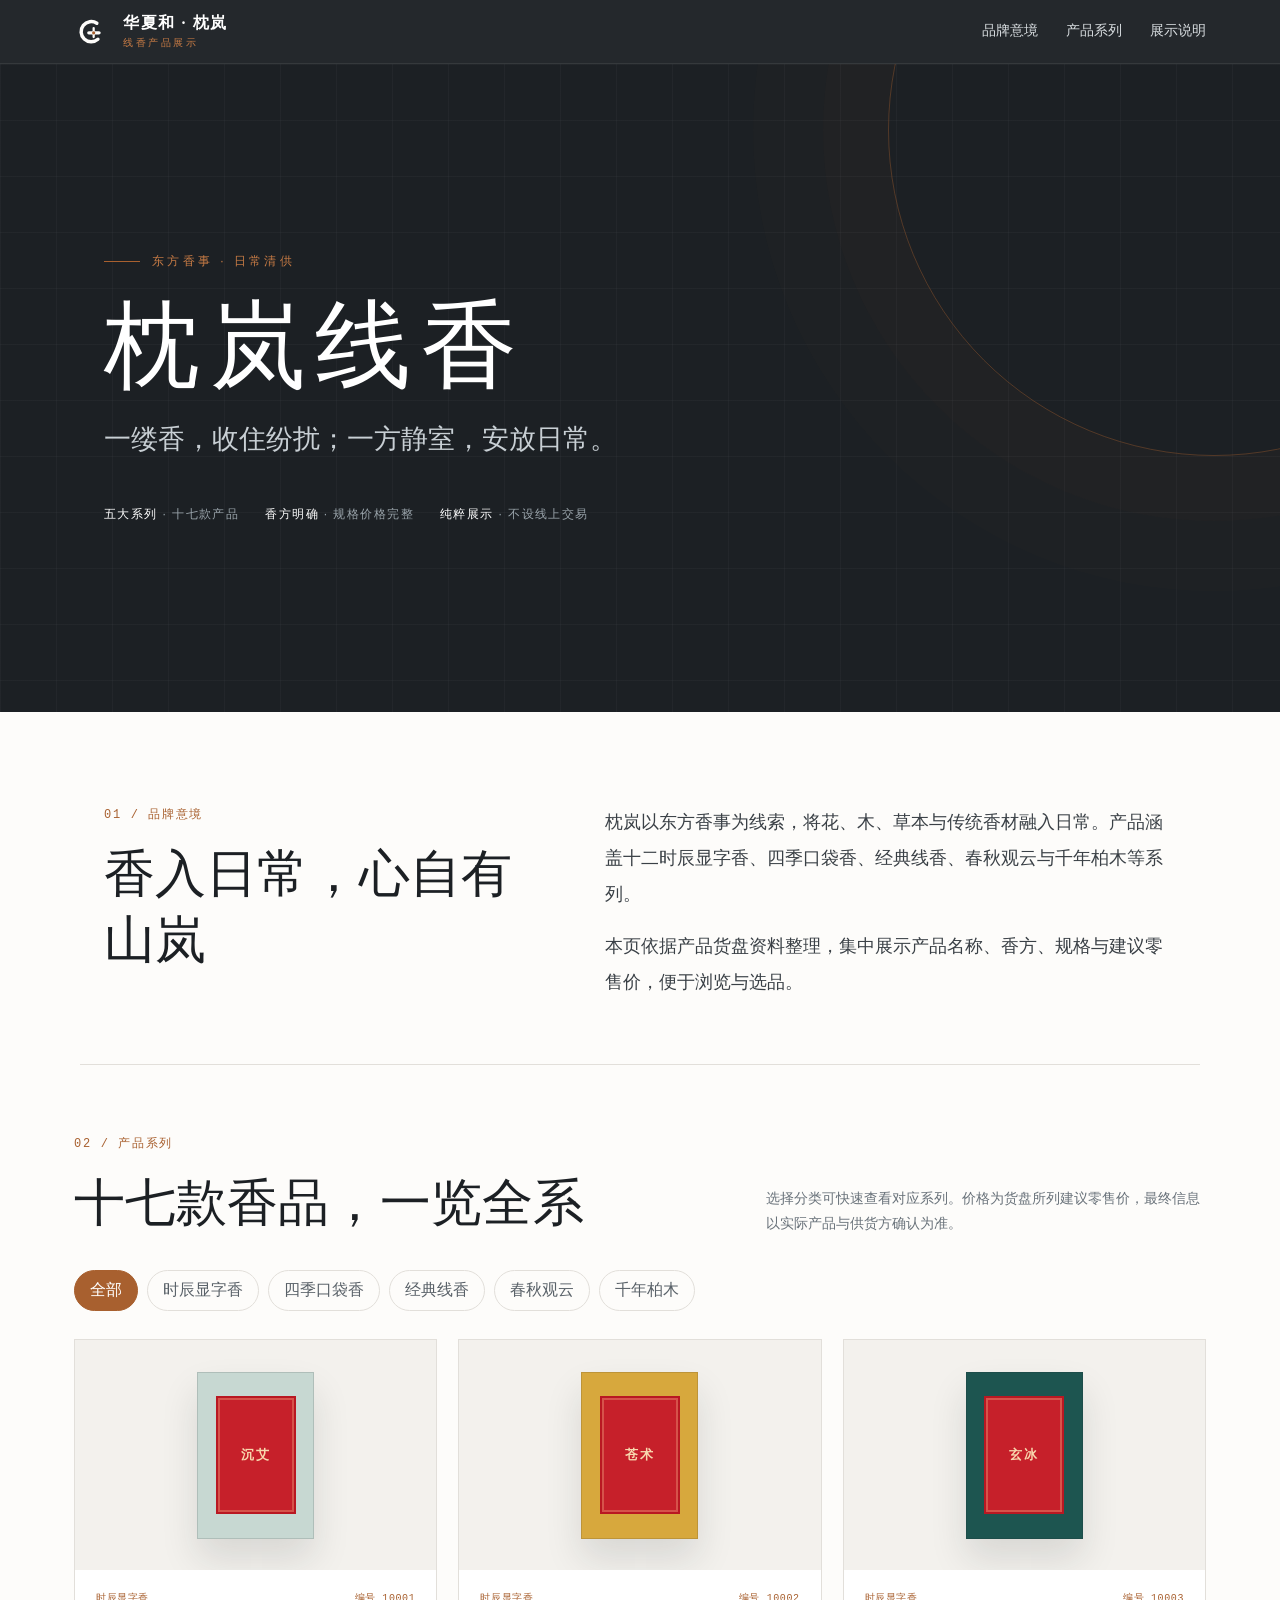
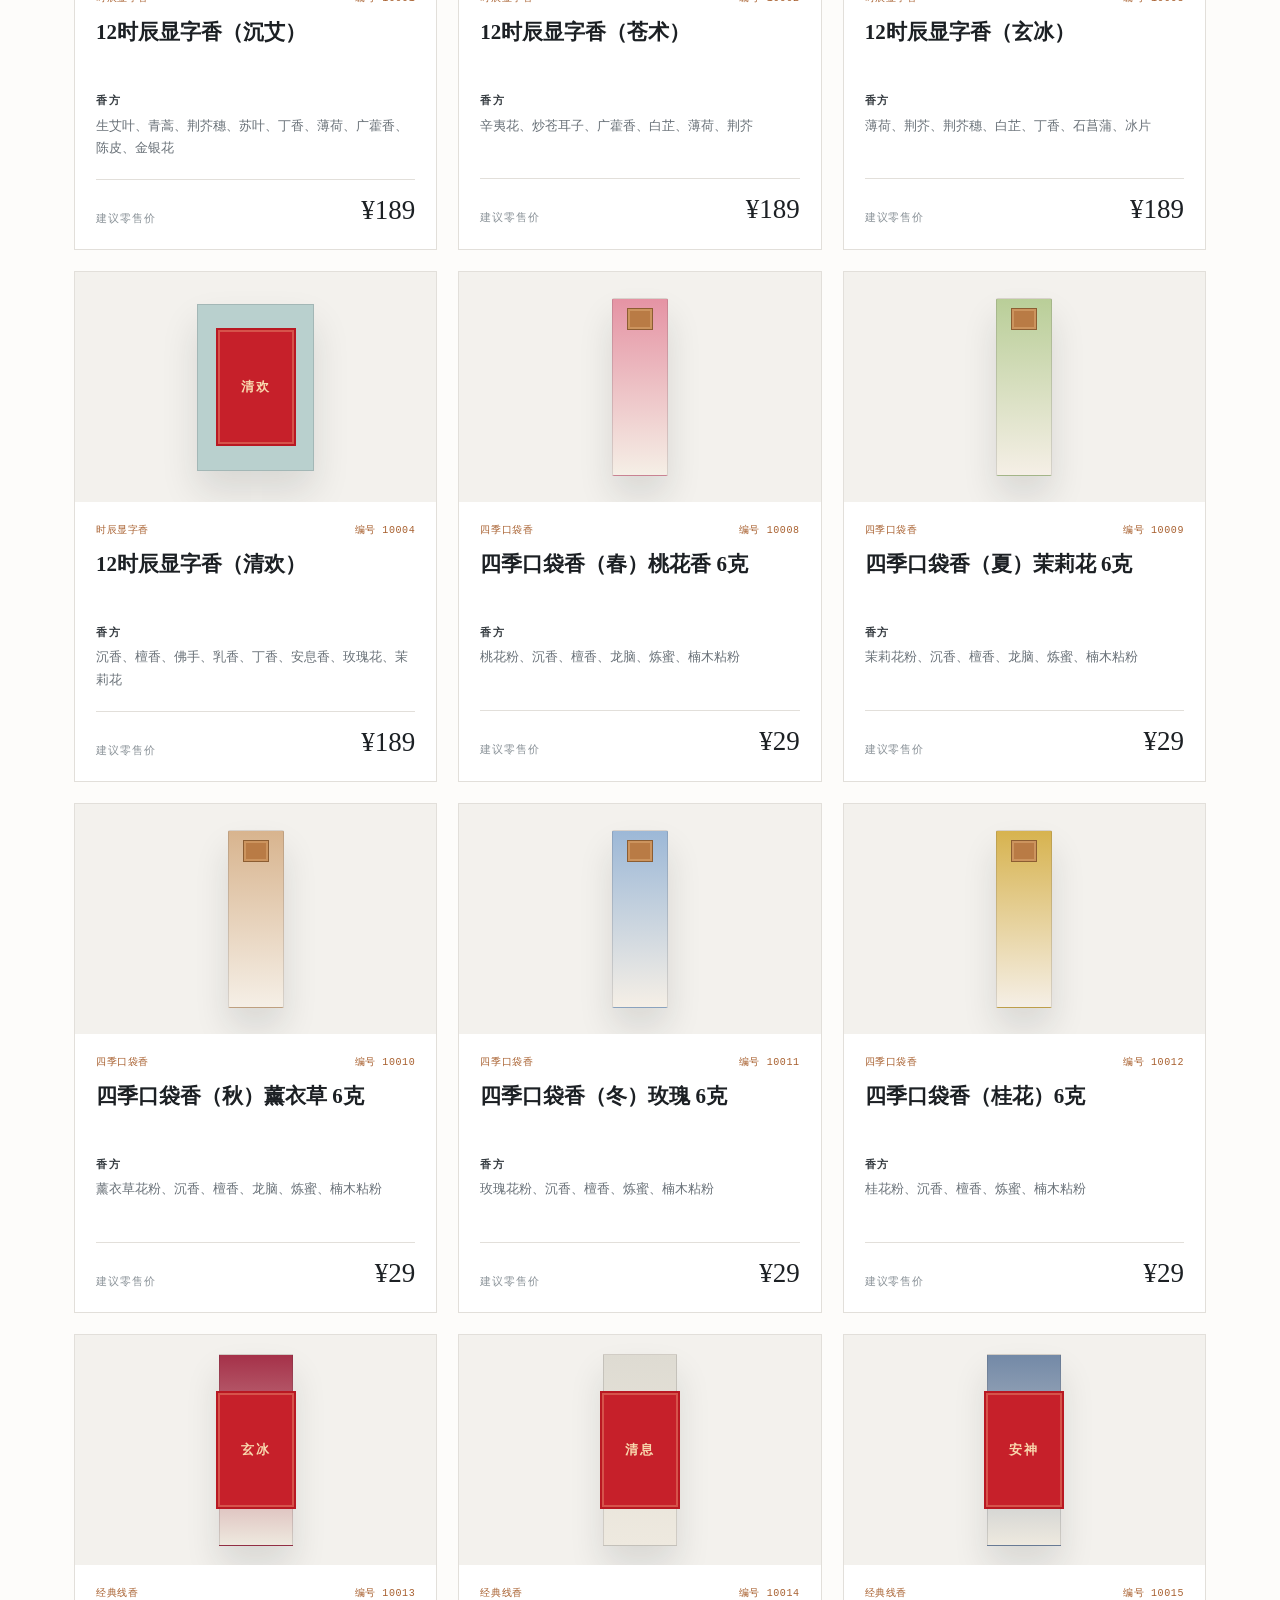
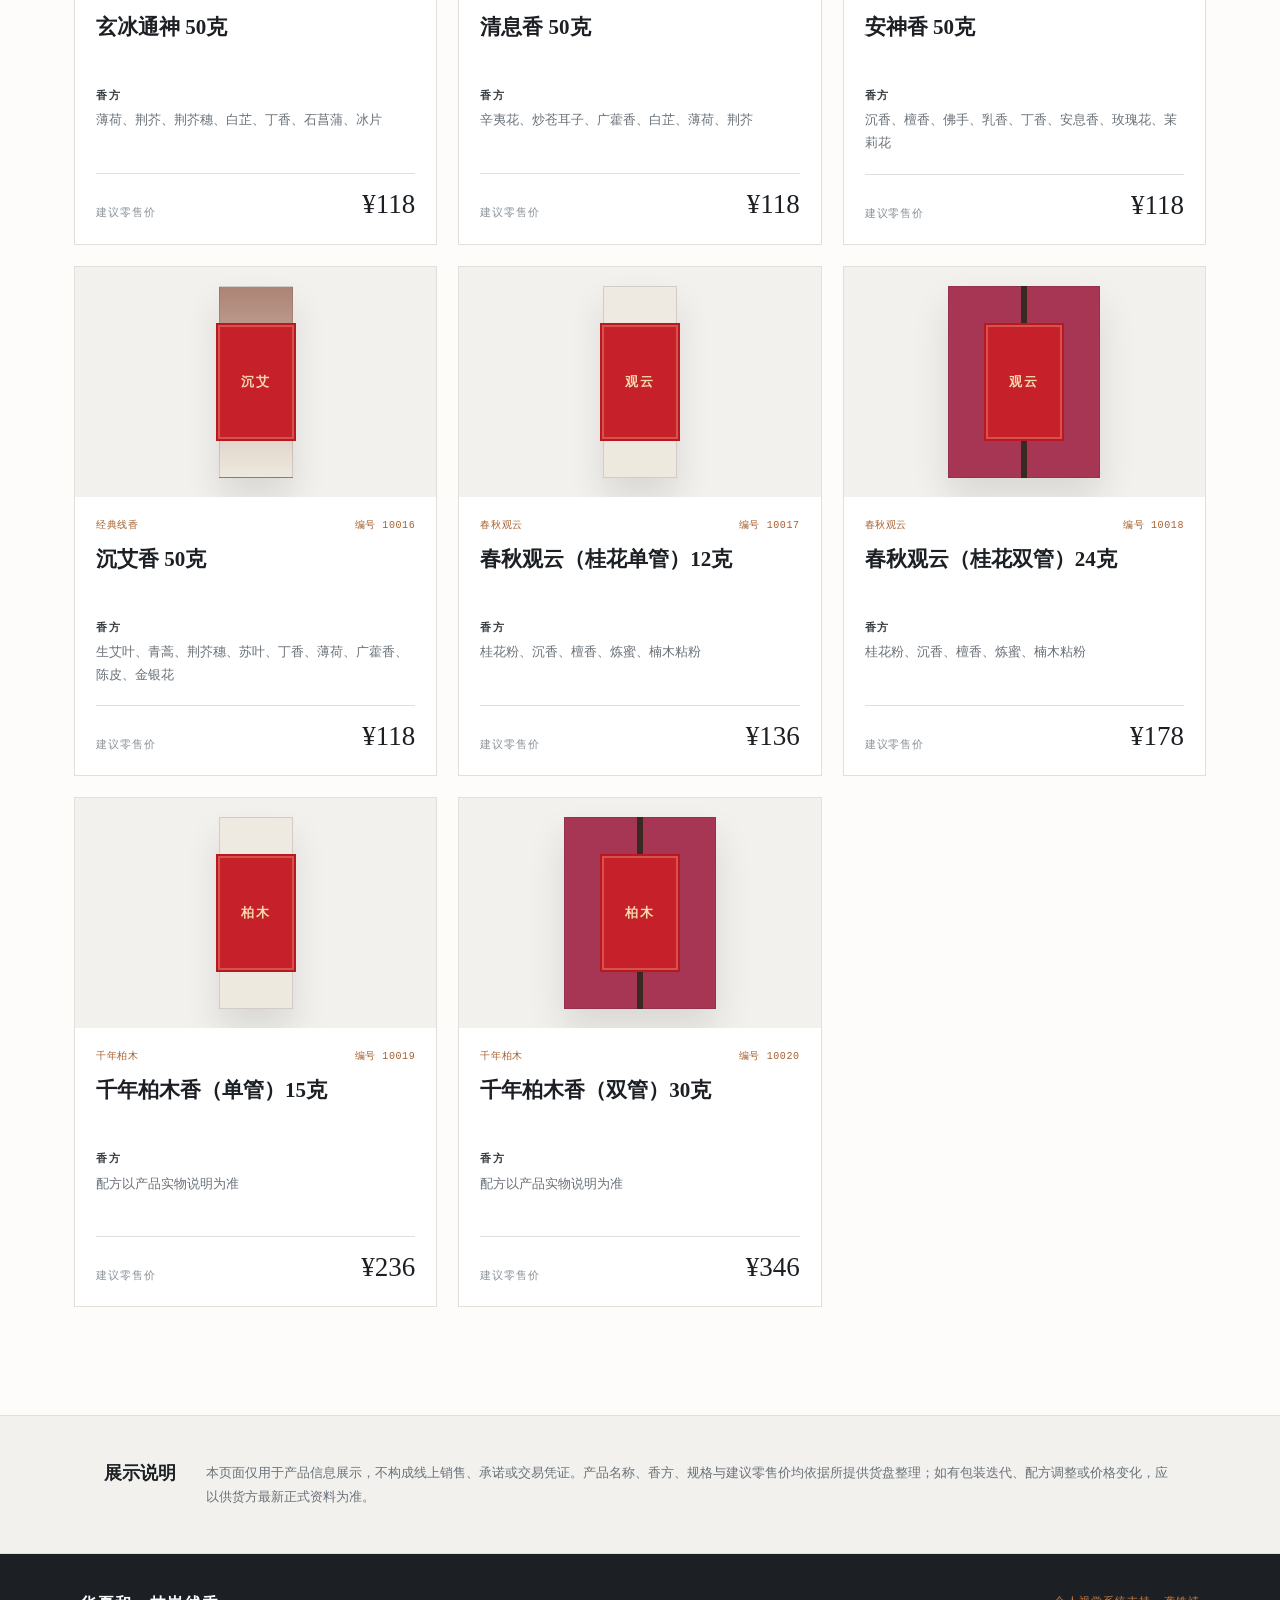
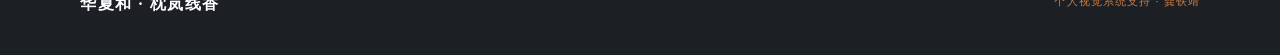
<file: zhenlan/index.html>
<!DOCTYPE html>
<html lang="zh-CN">
<head>
<meta charset="UTF-8">
<meta name="viewport" content="width=device-width,initial-scale=1,viewport-fit=cover">
<title>华夏和 · 枕岚线香｜东方香事产品全系展示</title>
<meta name="description" content="华夏和枕岚线香全系列展示，涵盖十二时辰显字香、四季口袋香、经典线香、春秋观云与千年柏木香。查看产品名称、香方、规格与建议零售价。">
<meta name="robots" content="index,follow,max-image-preview:large">
<meta name="theme-color" content="#1C2024">
<meta name="format-detection" content="telephone=no">
<link rel="canonical" href="https://enxpower.com/zhenlan/">
<meta property="og:locale" content="zh_CN">
<meta property="og:type" content="website">
<meta property="og:site_name" content="华夏和 · 枕岚线香">
<meta property="og:title" content="华夏和 · 枕岚线香｜一缕香，安放日常">
<meta property="og:description" content="五大系列、十七款香品：浏览枕岚线香全系列产品、香方、规格与建议零售价。">
<meta property="og:url" content="https://enxpower.com/zhenlan/">
<meta property="og:image" content="https://enxpower.com/og-image.png">
<meta property="og:image:secure_url" content="https://enxpower.com/og-image.png">
<meta property="og:image:type" content="image/png">
<meta property="og:image:width" content="1200">
<meta property="og:image:height" content="630">
<meta property="og:image:alt" content="华夏和枕岚线香东方香事产品展示">
<meta name="twitter:card" content="summary_large_image">
<meta name="twitter:title" content="华夏和 · 枕岚线香｜一缕香，安放日常">
<meta name="twitter:description" content="五大系列、十七款香品，集中展示产品、香方、规格与建议零售价。">
<meta name="twitter:image" content="https://enxpower.com/og-image.png">
<meta name="twitter:image:alt" content="华夏和枕岚线香东方香事产品展示">
<link rel="icon" href="favicon.svg" type="image/svg+xml">
<link rel="icon" href="/gong-vi/assets/favicon.svg" type="image/svg+xml" sizes="any">
<link rel="apple-touch-icon" href="/gong-vi/assets/favicon.svg">
<style>
:root{--g:#1c2024;--g2:#2a2f35;--paper:#fdfcfa;--paper2:#f3f1ed;--silver:#9aa3ab;--hair:#e2dfda;--ink:#3a4046;--cu:#a8602f;--cu2:#c77b45;--serif:"Songti SC","STSong","Noto Serif SC",serif;--sans:"PingFang SC","Microsoft YaHei",Arial,sans-serif;--mono:"SFMono-Regular",Consolas,monospace}*{box-sizing:border-box;margin:0;padding:0}html{scroll-behavior:smooth;overflow-x:hidden}body{background:var(--paper);color:var(--g);font-family:var(--sans);overflow-x:hidden;-webkit-font-smoothing:antialiased}a{color:inherit;text-decoration:none}button{font:inherit}.header{position:sticky;top:0;z-index:40;background:rgba(28,32,36,.96);backdrop-filter:blur(12px);border-bottom:1px solid rgba(255,255,255,.08)}.nav{max-width:1180px;margin:auto;padding:14px 24px;display:flex;align-items:center;gap:15px;color:white}.mark{width:34px;height:34px;flex:none}.brand{line-height:1.15}.brand b{display:block;font-family:var(--serif);letter-spacing:.1em}.brand small{display:block;color:var(--cu2);font-size:10px;letter-spacing:.26em;margin-top:5px}.links{margin-left:auto;display:flex;gap:28px;font-size:14px;color:#d8dde0}.links a:hover{color:var(--cu2)}.menu{display:none;margin-left:auto;border:0;background:none;color:white;font-size:25px}.hero{position:relative;min-height:72vh;display:grid;place-items:center;background:var(--g);color:white;overflow:hidden}.hero:before{content:"";position:absolute;inset:0;background:linear-gradient(rgba(154,163,171,.05) 1px,transparent 1px),linear-gradient(90deg,rgba(154,163,171,.05) 1px,transparent 1px);background-size:56px 56px}.hero:after{content:"";position:absolute;width:650px;height:650px;border:1px solid rgba(168,96,47,.4);border-radius:50%;right:-260px;top:-260px;box-shadow:0 0 0 65px rgba(168,96,47,.025),0 0 0 135px rgba(168,96,47,.018)}.hero-in{position:relative;z-index:1;width:min(1120px,100%);padding:96px 24px}.eyebrow{display:flex;align-items:center;gap:12px;color:var(--cu2);font-size:12px;letter-spacing:.28em}.eyebrow:before{content:"";width:36px;height:1px;background:var(--cu)}h1{font-family:var(--serif);font-weight:500;font-size:clamp(50px,8vw,96px);letter-spacing:.1em;line-height:1.08;margin:24px 0 18px}.hero p{font-family:var(--serif);font-size:clamp(19px,2.4vw,27px);color:#c8cfd4;line-height:1.8}.facts{display:flex;flex-wrap:wrap;gap:26px;margin-top:42px;color:#99a3aa;font-size:12px;letter-spacing:.12em}.facts b{color:white;font-weight:500}.intro{max-width:1120px;margin:auto;padding:92px 24px 64px;display:grid;grid-template-columns:1fr 1.35fr;gap:78px}.no{font:12px var(--mono);color:var(--cu);letter-spacing:.14em}.intro h2,.catalog h2{font:500 clamp(32px,4vw,52px)/1.3 var(--serif);margin-top:18px}.copy{font:18px/2 var(--serif);color:var(--ink)}.copy p+p{margin-top:16px}.rule{max-width:1120px;height:1px;background:var(--hair);margin:auto}.catalog{max-width:1180px;margin:auto;padding:68px 24px 108px}.head{display:flex;justify-content:space-between;align-items:end;gap:30px;margin-bottom:34px}.head p{max-width:440px;color:#69727a;line-height:1.8;font-size:14px}.filters{display:flex;flex-wrap:wrap;gap:9px;margin-bottom:28px}.filter{border:1px solid var(--hair);background:transparent;border-radius:99px;padding:9px 15px;color:#596168;cursor:pointer}.filter.active,.filter:hover{background:var(--cu);border-color:var(--cu);color:white}.grid{display:grid;grid-template-columns:repeat(3,minmax(0,1fr));gap:21px}.card{border:1px solid var(--hair);background:white;min-width:0;transition:.25s}.card:hover{transform:translateY(-5px);border-color:#cdb9aa;box-shadow:0 18px 45px rgba(28,32,36,.09)}.card[hidden]{display:none}.visual{height:230px;background:var(--paper2);display:grid;place-items:center;position:relative;overflow:hidden}.visual:before{content:"";position:absolute;width:115px;height:165px;background:var(--pack,#c7d8d2);border:1px solid rgba(28,32,36,.14);box-shadow:0 20px 35px rgba(28,32,36,.12)}.visual:after{content:attr(data-seal);position:relative;width:62px;min-height:92px;padding:11px 7px;border:2px solid #b91822;background:#c6202a;color:#f8d8ae;font:600 13px/1.25 var(--serif);letter-spacing:.16em;text-align:center;display:grid;place-items:center;box-shadow:inset 0 0 0 2px rgba(255,215,160,.28)}.pocket:before{width:54px;height:176px;border-radius:2px;background:linear-gradient(180deg,var(--pack),#f5efe6)}.pocket:after{width:24px;min-height:0;height:20px;padding:0;border:1px solid #8c5d32;background:#b97b45;color:transparent;top:-68px}.tube:before{width:72px;height:190px;background:linear-gradient(180deg,var(--pack),#eee9df)}.double:before{width:150px;height:190px;background:linear-gradient(90deg,var(--pack) 0 48%,#3a2921 48% 52%,var(--pack) 52%)}.body{padding:21px 21px 23px}.meta{display:flex;justify-content:space-between;gap:10px;color:var(--cu);font:10px var(--mono);letter-spacing:.06em;margin-bottom:12px}.body h3{font:600 21px/1.45 var(--serif);min-height:61px}.formula{font-size:13px;color:#697178;line-height:1.75;margin:13px 0 19px;min-height:68px}.formula b{display:block;color:#353b40;font-size:11px;letter-spacing:.14em;margin-bottom:4px}.price{border-top:1px solid var(--hair);padding-top:15px;display:flex;justify-content:space-between;align-items:end}.price span{font-size:11px;color:#8b9399;letter-spacing:.08em}.price strong{font:500 27px var(--serif)}.notice{background:var(--paper2);border-block:1px solid var(--hair)}.notice-in{max-width:1120px;margin:auto;padding:45px 24px;display:flex;gap:30px}.notice b{font:600 18px var(--serif);white-space:nowrap}.notice p{color:#69727a;line-height:1.8;font-size:13px}footer{background:var(--g);color:#aab2b8;padding:40px 24px}.foot{max-width:1120px;margin:auto;display:flex;justify-content:space-between;gap:20px}.foot b{font-family:var(--serif);color:white;letter-spacing:.1em}.foot span{font-size:11px;color:var(--cu2);letter-spacing:.1em}@media(max-width:900px){.intro{grid-template-columns:1fr;gap:28px}.head{align-items:start;flex-direction:column}.grid{grid-template-columns:repeat(2,minmax(0,1fr))}}@media(max-width:680px){.nav{padding:13px 18px}.links{display:none;position:absolute;top:60px;left:0;right:0;background:var(--g);padding:20px;flex-direction:column}.links.open{display:flex}.menu{display:block}.hero{min-height:65vh}.hero-in{padding:72px 20px}.facts{flex-direction:column;gap:13px}.intro{padding:66px 20px 45px}.catalog{padding:50px 16px 80px}.grid{grid-template-columns:1fr}.body h3,.formula{min-height:0}.notice-in{padding:35px 20px;flex-direction:column;gap:12px}.foot{flex-direction:column}}@media(prefers-reduced-motion:reduce){*{scroll-behavior:auto!important;transition:none!important}}
</style>
</head>
<body>
<header class="header"><nav class="nav"><a class="mark" href="#top" aria-label="返回顶部"><svg viewBox="0 0 64 64"><g transform="translate(32 32.5)"><path d="M11-15A19 19 0 1 0 13 15" stroke="#fdfcfa" stroke-width="6.5" fill="none" stroke-linecap="round"/><path d="M15 3H-4" stroke="#fdfcfa" stroke-width="6.5" stroke-linecap="round"/><path d="M5-6V11" stroke="#fdfcfa" stroke-width="4.2" stroke-linecap="round"/><circle cx="5" cy="3" r="3" fill="#a8602f"/></g></svg></a><div class="brand"><b>华夏和 · 枕岚</b><small>线香产品展示</small></div><div class="links" id="links"><a href="#story">品牌意境</a><a href="#products">产品系列</a><a href="#notice">展示说明</a></div><button class="menu" id="menu" aria-label="打开菜单">☰</button></nav></header>
<main id="top"><section class="hero"><div class="hero-in"><span class="eyebrow">东方香事 · 日常清供</span><h1>枕岚线香</h1><p>一缕香，收住纷扰；一方静室，安放日常。</p><div class="facts"><span><b>五大系列</b> · 十七款产品</span><span><b>香方明确</b> · 规格价格完整</span><span><b>纯粹展示</b> · 不设线上交易</span></div></div></section>
<section class="intro" id="story"><div><span class="no">01 / 品牌意境</span><h2>香入日常，心自有山岚</h2></div><div class="copy"><p>枕岚以东方香事为线索，将花、木、草本与传统香材融入日常。产品涵盖十二时辰显字香、四季口袋香、经典线香、春秋观云与千年柏木等系列。</p><p>本页依据产品货盘资料整理，集中展示产品名称、香方、规格与建议零售价，便于浏览与选品。</p></div></section><div class="rule"></div>
<section class="catalog" id="products"><div class="head"><div><span class="no">02 / 产品系列</span><h2>十七款香品，一览全系</h2></div><p>选择分类可快速查看对应系列。价格为货盘所列建议零售价，最终信息以实际产品与供货方确认为准。</p></div><div class="filters"><button class="filter active" data-filter="全部">全部</button><button class="filter" data-filter="时辰显字香">时辰显字香</button><button class="filter" data-filter="四季口袋香">四季口袋香</button><button class="filter" data-filter="经典线香">经典线香</button><button class="filter" data-filter="春秋观云">春秋观云</button><button class="filter" data-filter="千年柏木">千年柏木</button></div><div class="grid" id="grid"></div></section>
<section class="notice" id="notice"><div class="notice-in"><b>展示说明</b><p>本页面仅用于产品信息展示，不构成线上销售、承诺或交易凭证。产品名称、香方、规格与建议零售价均依据所提供货盘整理；如有包装迭代、配方调整或价格变化，应以供货方最新正式资料为准。</p></div></section></main>
<footer><div class="foot"><b>华夏和 · 枕岚线香</b><span>个人视觉系统支持 · 龚铁靖</span></div></footer>
<script>
const data=[
[10001,'12时辰显字香（沉艾）','生艾叶、青蒿、荆芥穗、苏叶、丁香、薄荷、广藿香、陈皮、金银花',189,'时辰显字香','沉艾','#c7d8d2',''],
[10002,'12时辰显字香（苍术）','辛夷花、炒苍耳子、广藿香、白芷、薄荷、荆芥',189,'时辰显字香','苍术','#d7a83d',''],
[10003,'12时辰显字香（玄冰）','薄荷、荆芥、荆芥穗、白芷、丁香、石菖蒲、冰片',189,'时辰显字香','玄冰','#1d5550',''],
[10004,'12时辰显字香（清欢）','沉香、檀香、佛手、乳香、丁香、安息香、玫瑰花、茉莉花',189,'时辰显字香','清欢','#b9d0ce',''],
[10008,'四季口袋香（春）桃花香 6克','桃花粉、沉香、檀香、龙脑、炼蜜、楠木粘粉',29,'四季口袋香','春','#e593a4','pocket'],
[10009,'四季口袋香（夏）茉莉花 6克','茉莉花粉、沉香、檀香、龙脑、炼蜜、楠木粘粉',29,'四季口袋香','夏','#b9ce98','pocket'],
[10010,'四季口袋香（秋）薰衣草 6克','薰衣草花粉、沉香、檀香、龙脑、炼蜜、楠木粘粉',29,'四季口袋香','秋','#d8b48e','pocket'],
[10011,'四季口袋香（冬）玫瑰 6克','玫瑰花粉、沉香、檀香、炼蜜、楠木粘粉',29,'四季口袋香','冬','#9cb8d7','pocket'],
[10012,'四季口袋香（桂花）6克','桂花粉、沉香、檀香、炼蜜、楠木粘粉',29,'四季口袋香','桂花','#d7b34f','pocket'],
[10013,'玄冰通神 50克','薄荷、荆芥、荆芥穗、白芷、丁香、石菖蒲、冰片',118,'经典线香','玄冰','#a53149','tube'],
[10014,'清息香 50克','辛夷花、炒苍耳子、广藿香、白芷、薄荷、荆芥',118,'经典线香','清息','#dedbd2','tube'],
[10015,'安神香 50克','沉香、檀香、佛手、乳香、丁香、安息香、玫瑰花、茉莉花',118,'经典线香','安神','#7389a7','tube'],
[10016,'沉艾香 50克','生艾叶、青蒿、荆芥穗、苏叶、丁香、薄荷、广藿香、陈皮、金银花',118,'经典线香','沉艾','#ad8475','tube'],
[10017,'春秋观云（桂花单管）12克','桂花粉、沉香、檀香、炼蜜、楠木粘粉',136,'春秋观云','观云','#eeeae1','tube'],
[10018,'春秋观云（桂花双管）24克','桂花粉、沉香、檀香、炼蜜、楠木粘粉',178,'春秋观云','观云','#a73654','double'],
[10019,'千年柏木香（单管）15克','配方以产品实物说明为准',236,'千年柏木','柏木','#eeeae1','tube'],
[10020,'千年柏木香（双管）30克','配方以产品实物说明为准',346,'千年柏木','柏木','#a73654','double']];
const grid=document.getElementById('grid');grid.innerHTML=data.map(p=>`<article class="card" data-cat="${p[4]}"><div class="visual ${p[7]}" data-seal="${p[5]}" style="--pack:${p[6]}"></div><div class="body"><div class="meta"><span>${p[4]}</span><span>编号 ${p[0]}</span></div><h3>${p[1]}</h3><p class="formula"><b>香方</b>${p[2]}</p><div class="price"><span>建议零售价</span><strong>¥${p[3]}</strong></div></div></article>`).join('');
const fs=document.querySelectorAll('.filter'),cards=document.querySelectorAll('.card');fs.forEach(b=>b.onclick=()=>{fs.forEach(x=>x.classList.remove('active'));b.classList.add('active');cards.forEach(c=>c.hidden=b.dataset.filter!=='全部'&&c.dataset.cat!==b.dataset.filter)});const menu=document.getElementById('menu'),links=document.getElementById('links');menu.onclick=()=>{links.classList.toggle('open');menu.textContent=links.classList.contains('open')?'×':'☰'};links.querySelectorAll('a').forEach(a=>a.onclick=()=>{links.classList.remove('open');menu.textContent='☰'});
</script>
</body></html>
</file>
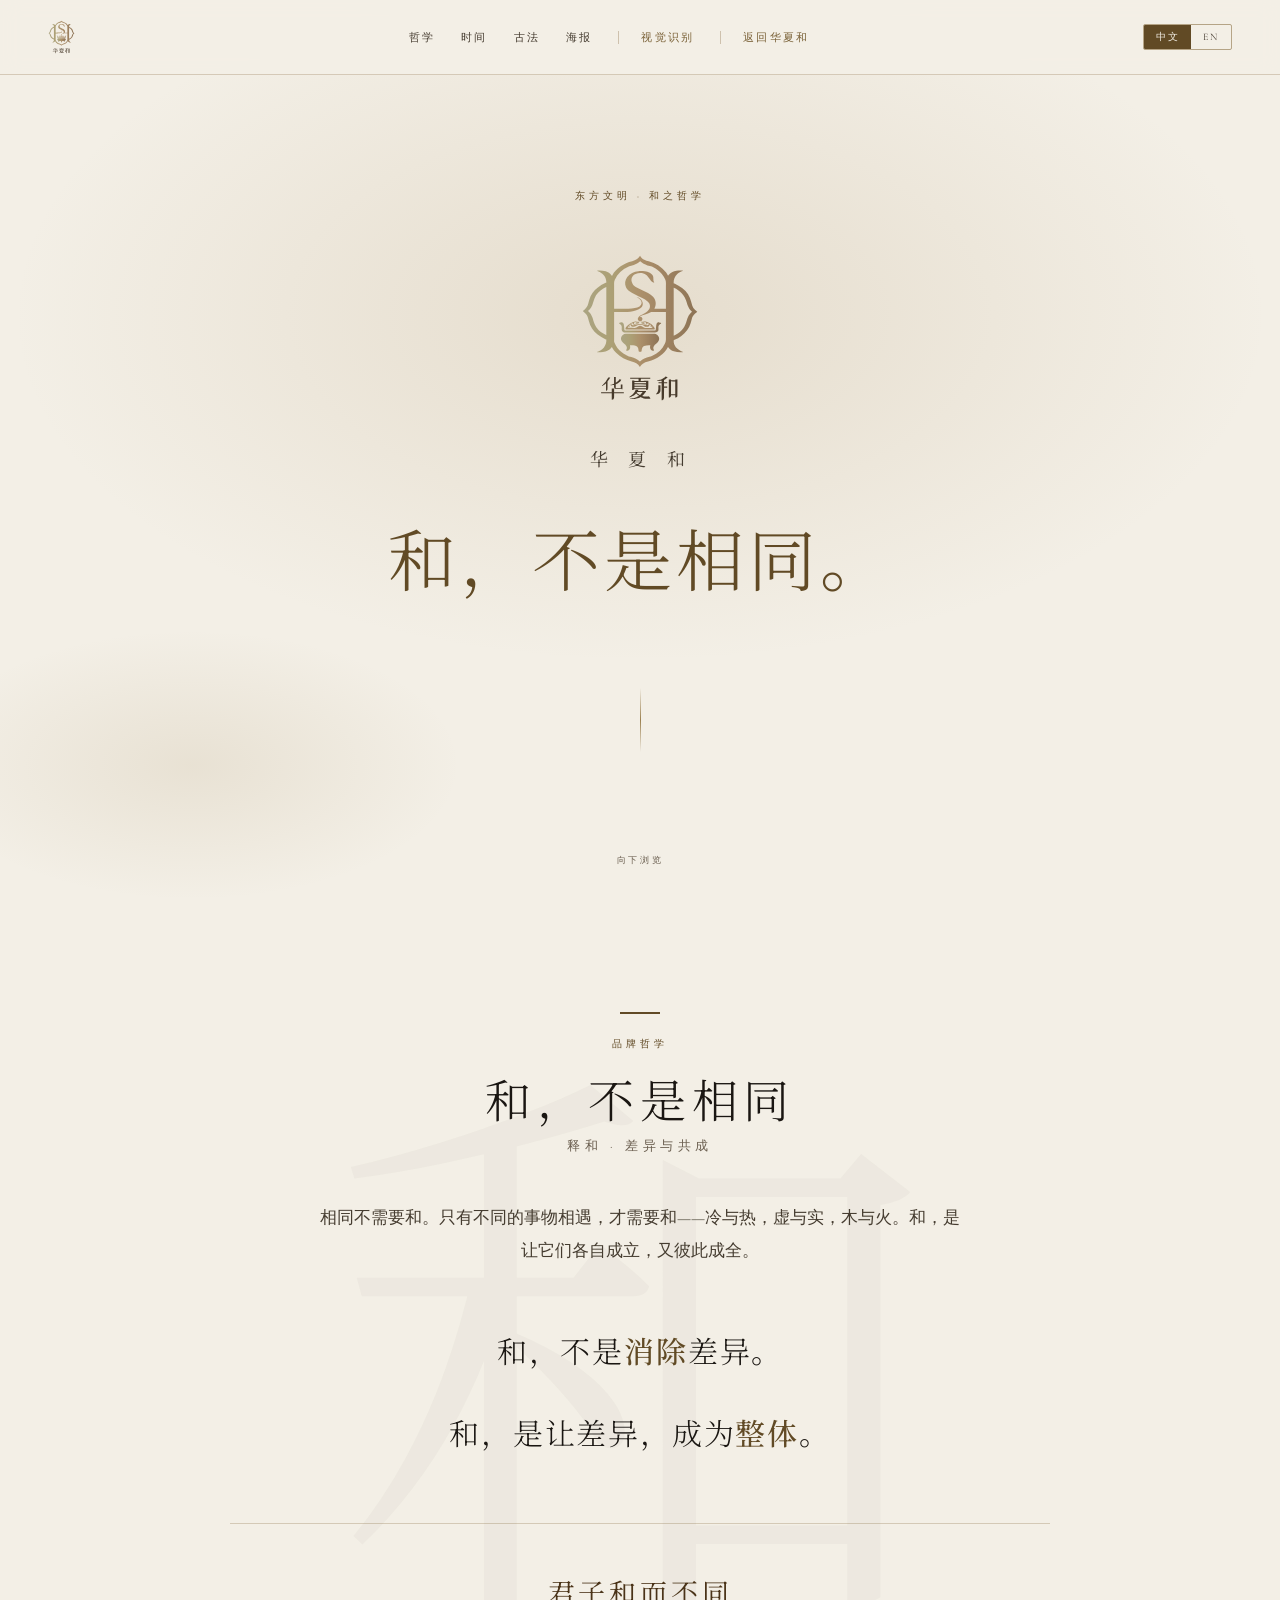
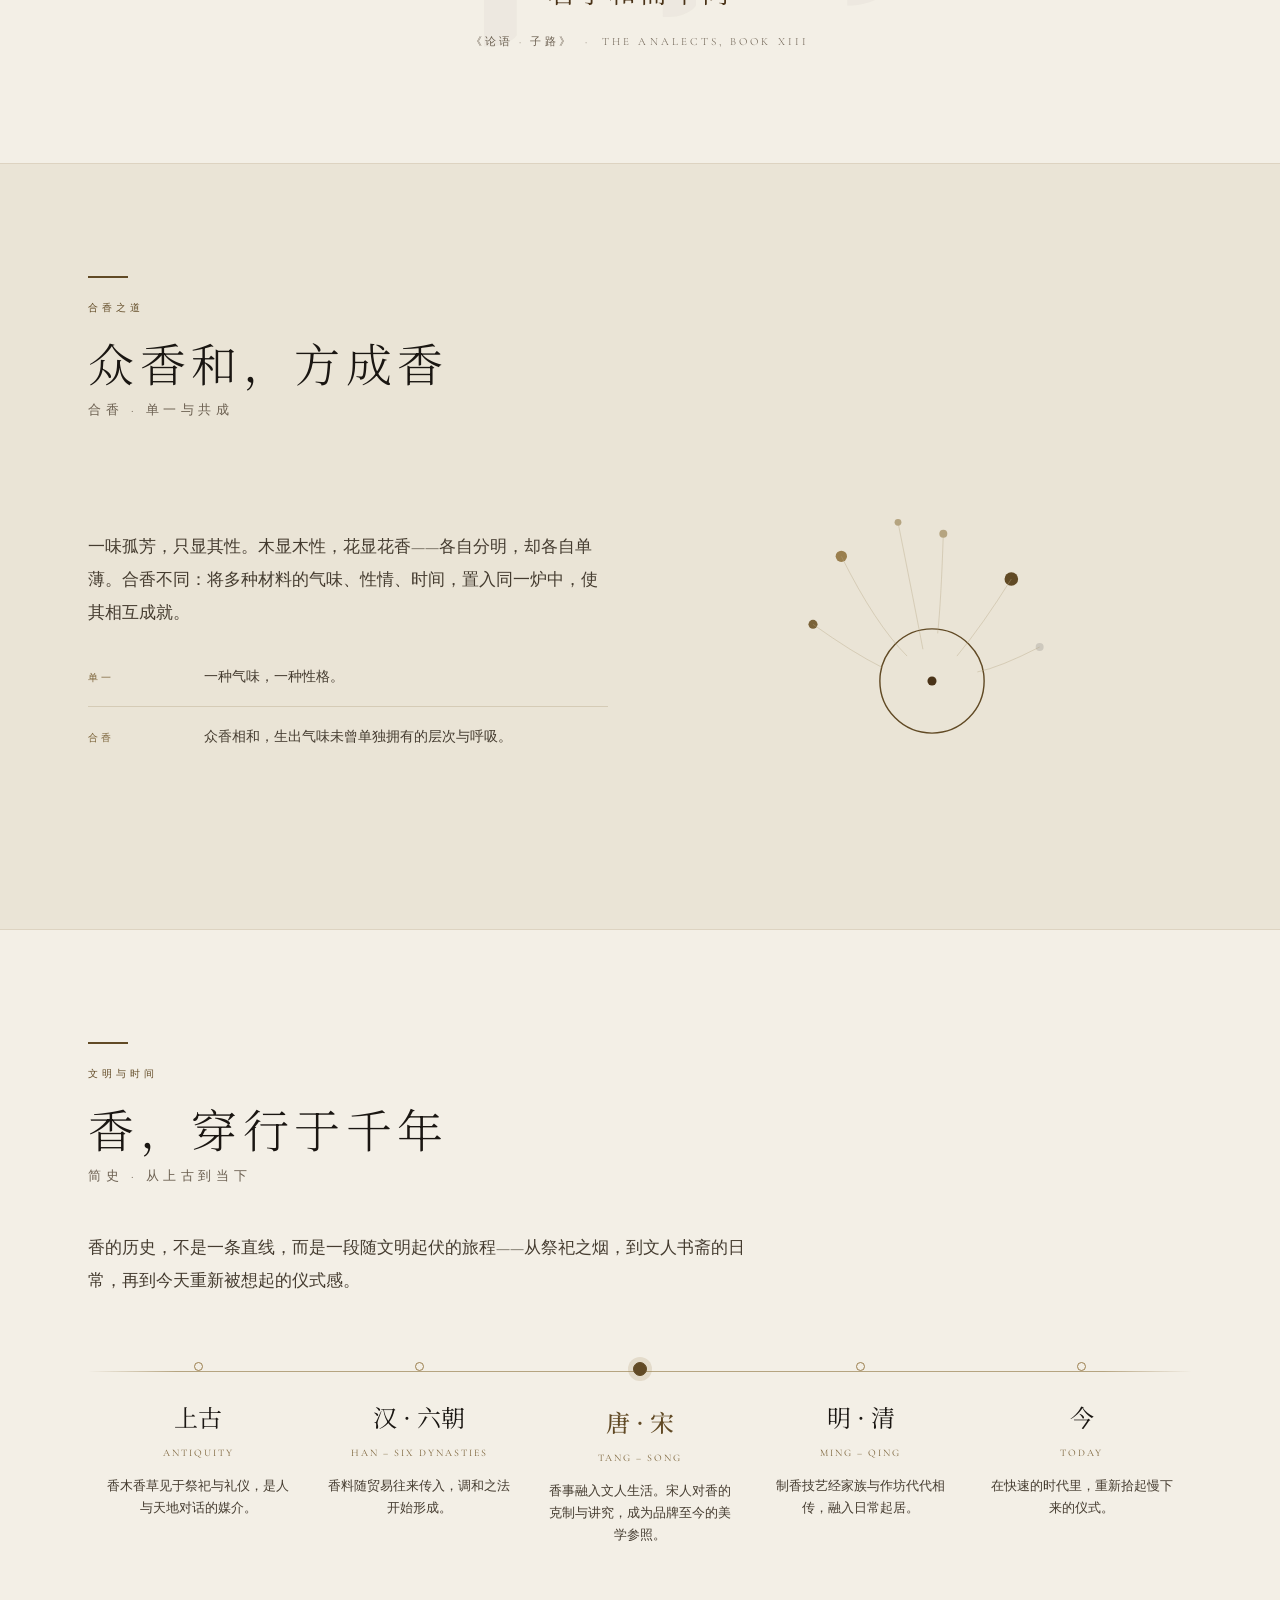
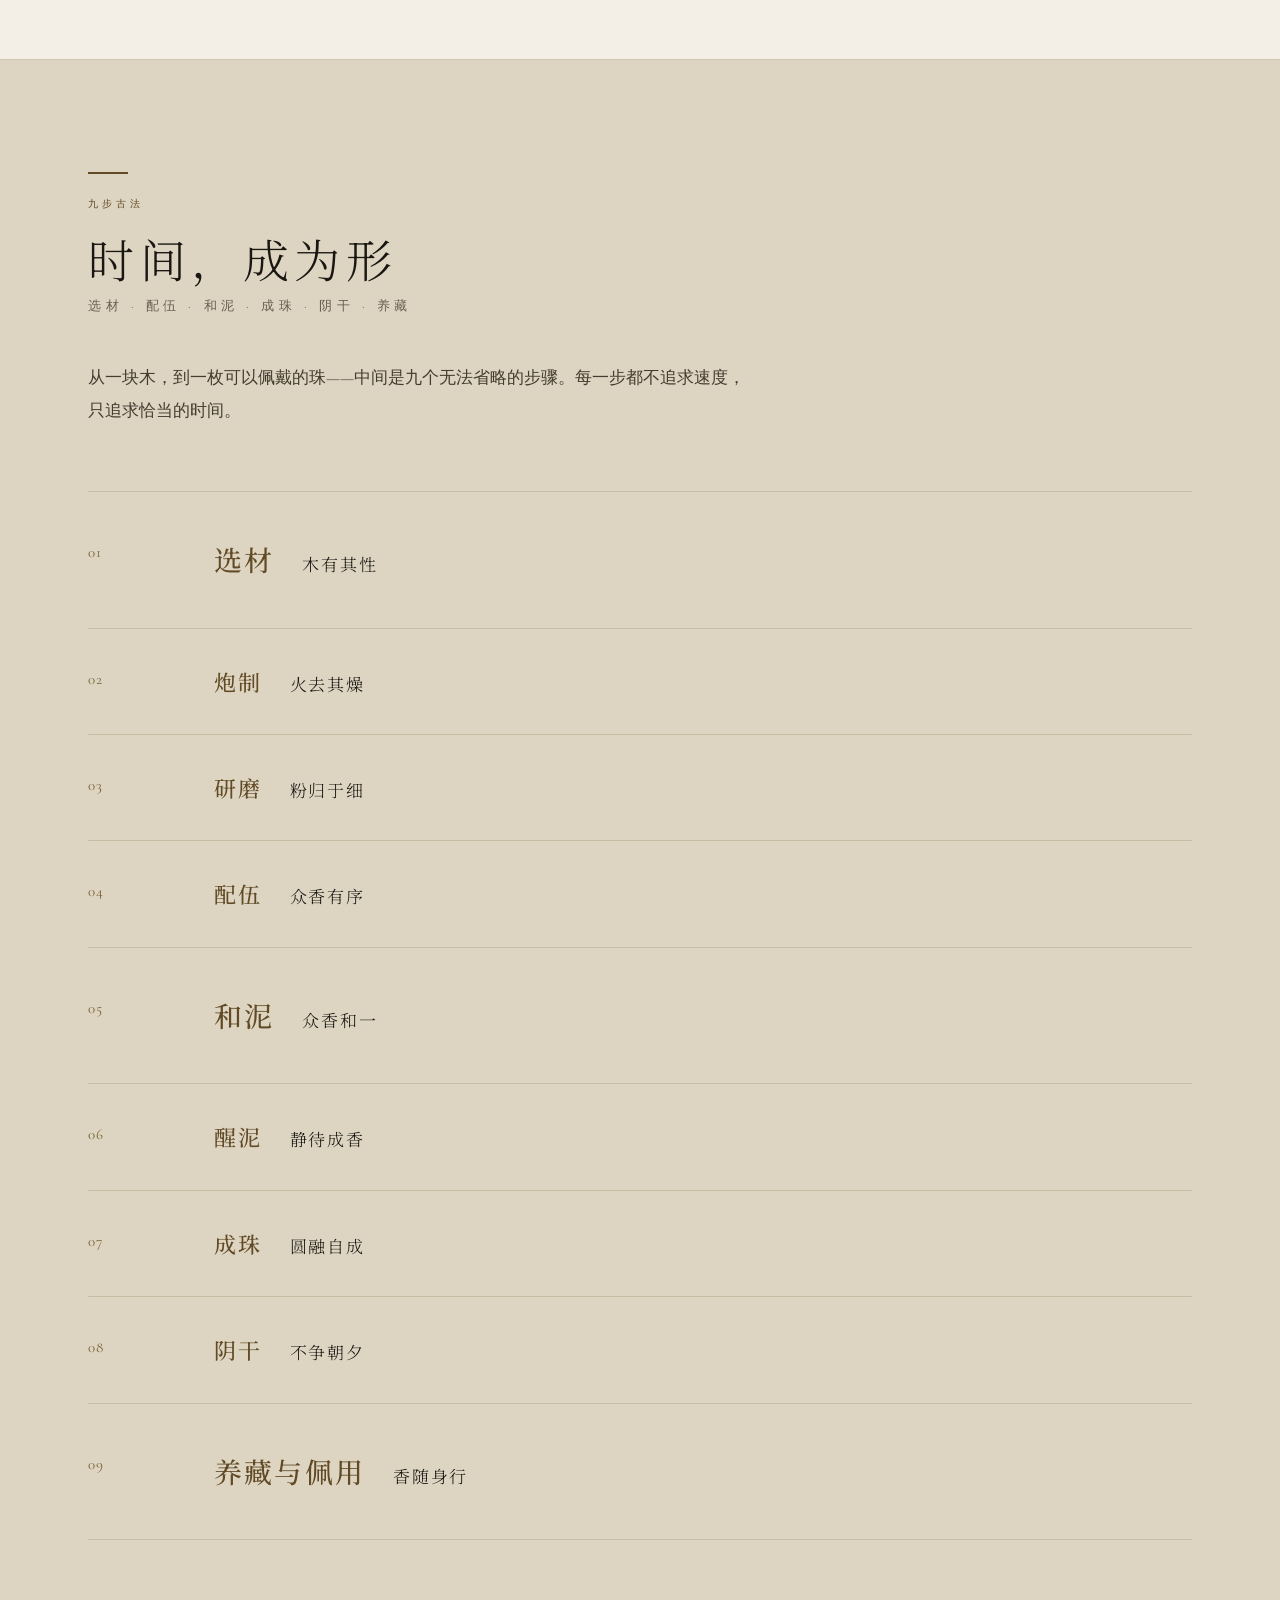
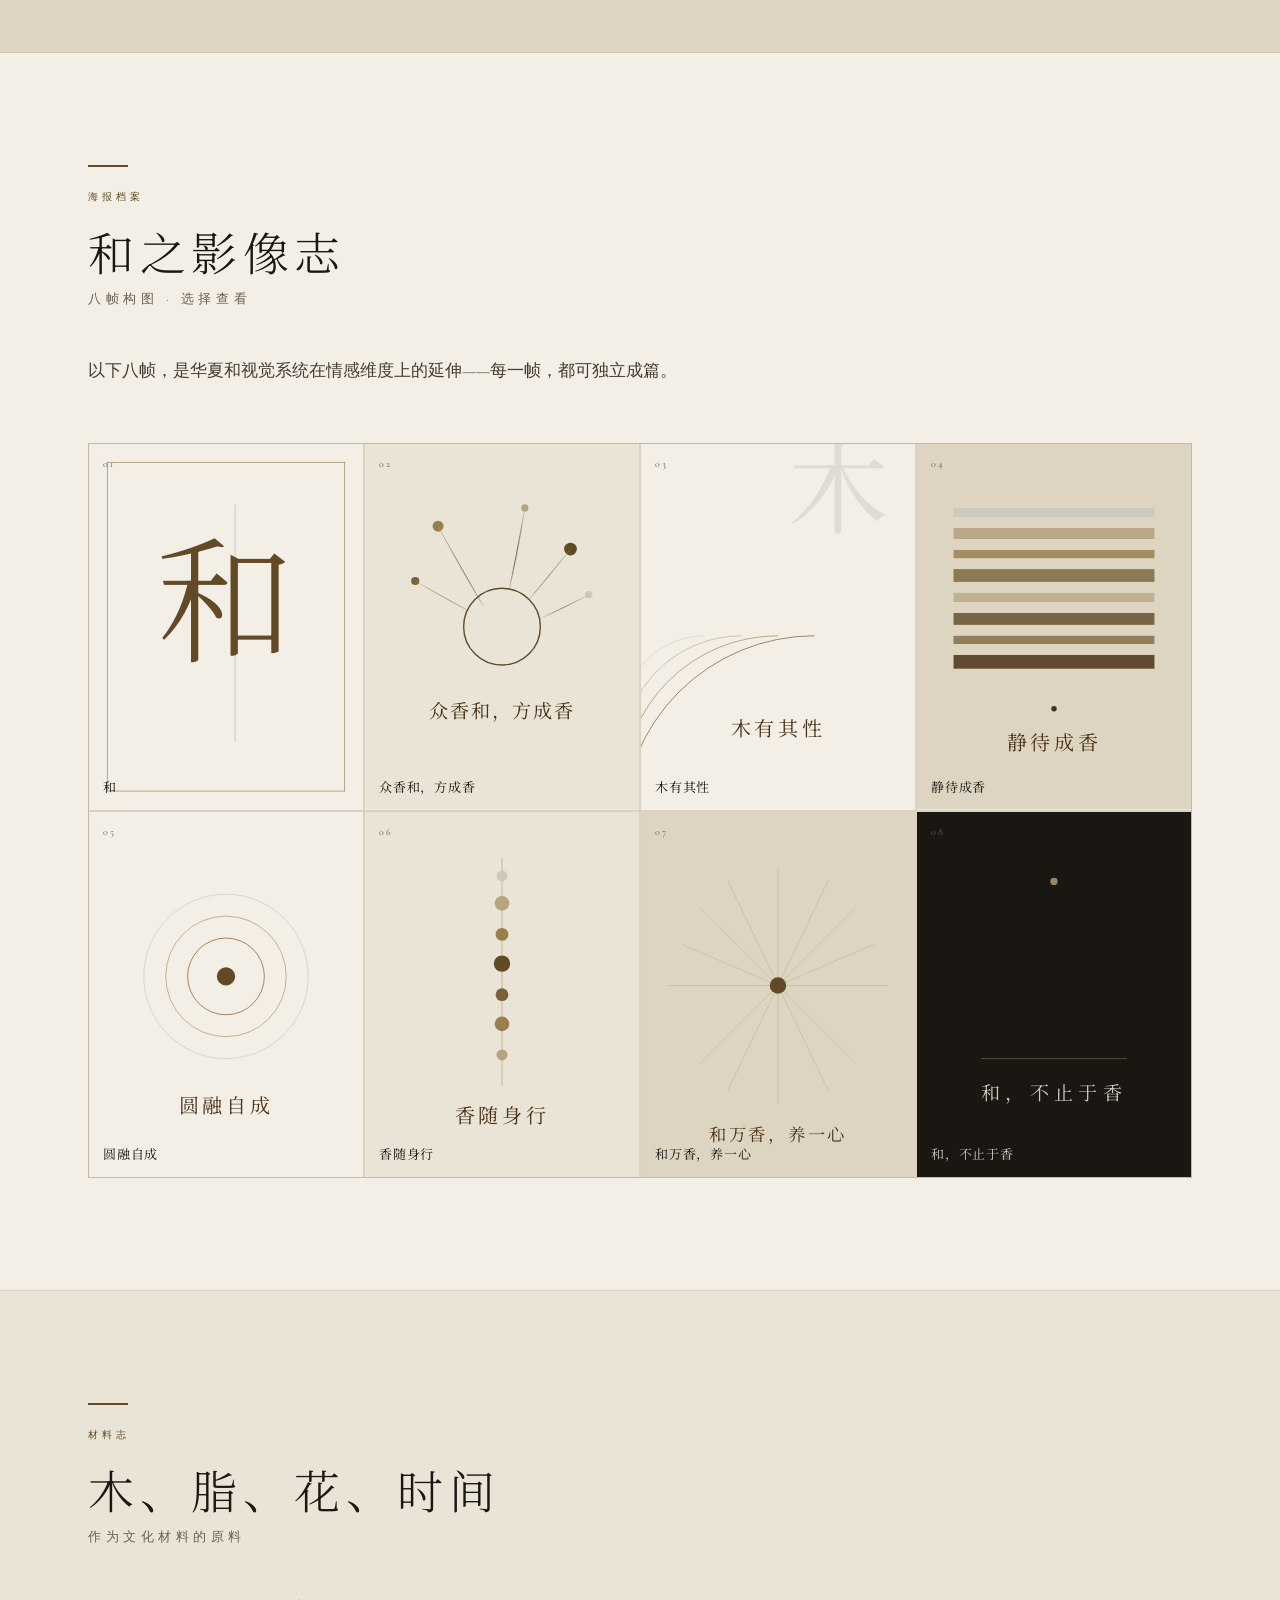
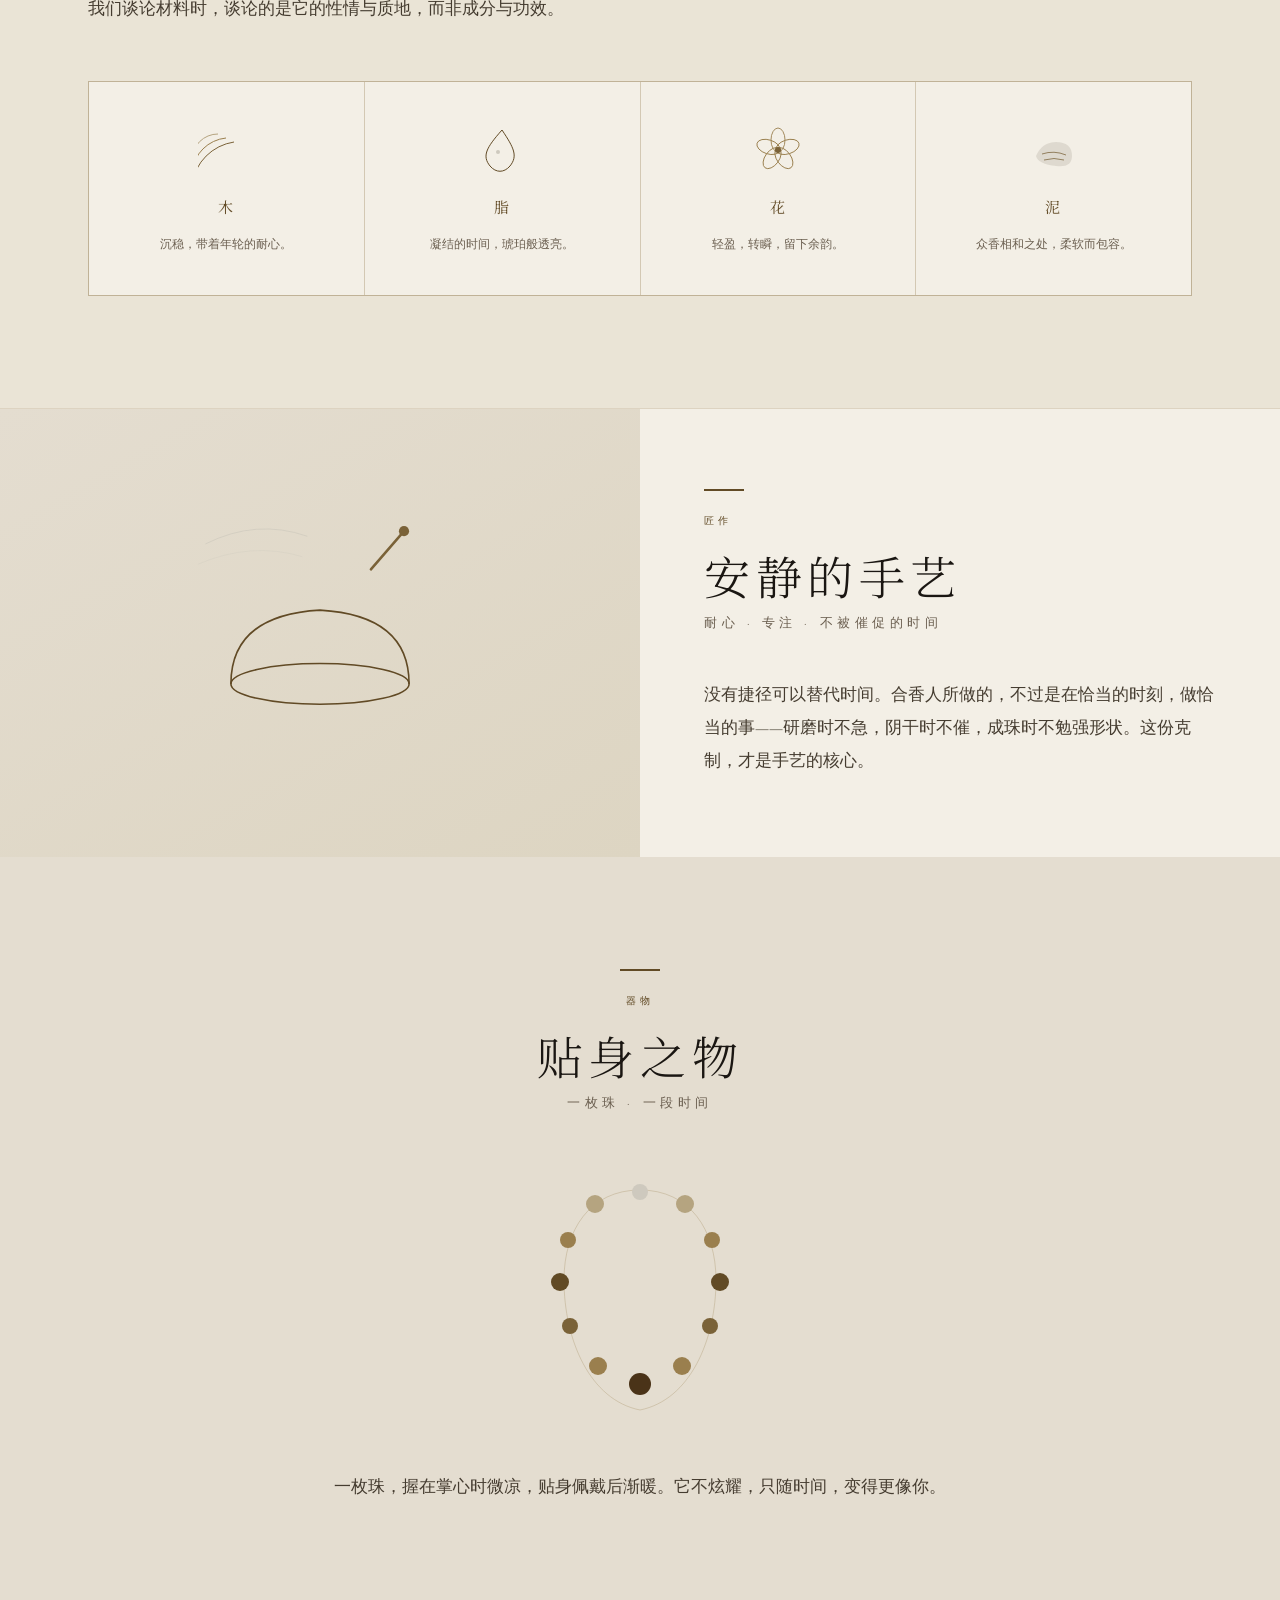
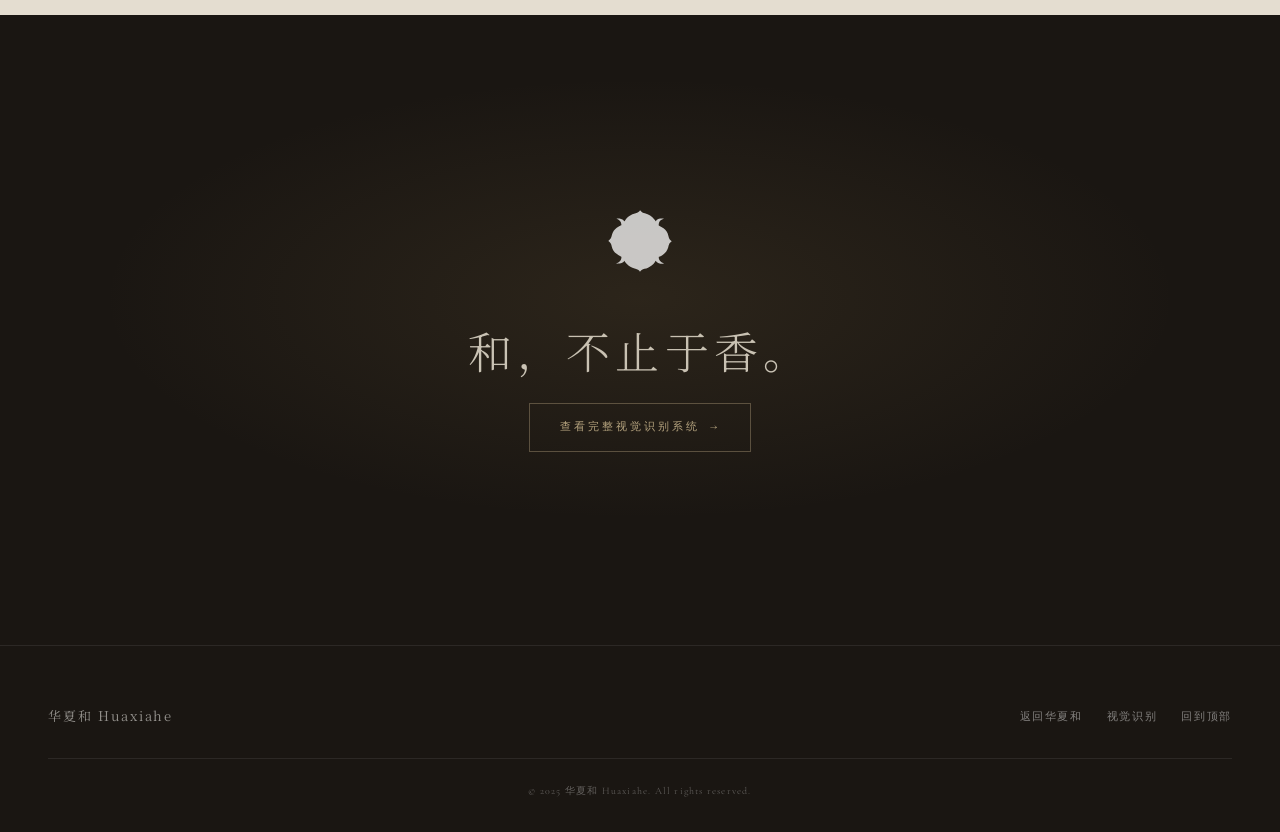
<file: huaxiahe/exhibition/index.html>
<!DOCTYPE html>
<html lang="zh-CN">
<head>
<meta charset="UTF-8">
<meta name="viewport" content="width=device-width, initial-scale=1.0">
<title>华夏和｜和之展 Huaxiahe — An Exhibition of Harmony</title>
<meta name="description" content="华夏和——以「和」为核心哲学的东方文化展览：品牌哲学、合香之道、九步古法与海报档案。 Huaxiahe — a cultural exhibition on the philosophy of harmony (和). Philosophy, craft, objects, and a poster archive.">
<link rel="canonical" href="https://enxpower.com/huaxiahe/exhibition/">
<meta name="robots" content="index, follow">
<meta name="theme-color" content="#F3EFE6">

<meta property="og:title" content="华夏和｜和之展 Huaxiahe — An Exhibition of Harmony">
<meta property="og:description" content="和，不是相同，而是不同，最终彼此成全。 Harmony is not sameness — it is difference, brought into balance.">
<meta property="og:image" content="https://enxpower.com/huaxiahe/assets/social/og-image-exhibition.png">
<meta property="og:image:width" content="1200">
<meta property="og:image:height" content="630">
<meta property="og:url" content="https://enxpower.com/huaxiahe/exhibition/">
<meta property="og:type" content="website">
<meta property="og:locale" content="zh_CN">
<meta property="og:locale:alternate" content="en_US">
<meta name="twitter:card" content="summary_large_image">
<meta name="twitter:title" content="华夏和｜和之展 Huaxiahe — An Exhibition of Harmony">
<meta name="twitter:description" content="Harmony is not sameness — it is difference, brought into balance.">
<meta name="twitter:image" content="https://enxpower.com/huaxiahe/assets/social/og-image-exhibition.png">

<link rel="icon" href="../assets/favicon/favicon.svg?v=2" type="image/svg+xml">
<link rel="icon" href="../assets/favicon/favicon-32x32.png?v=2" sizes="32x32" type="image/png">
<link rel="icon" href="../assets/favicon/favicon-16x16.png?v=2" sizes="16x16" type="image/png">
<link rel="icon" href="../assets/favicon/favicon-48x48.png?v=2" sizes="48x48" type="image/png">
<link rel="apple-touch-icon" href="../assets/favicon/apple-touch-icon.png?v=2">
<link rel="manifest" href="../assets/favicon/site.webmanifest?v=2">

<link rel="preconnect" href="https://fonts.googleapis.com">
<link rel="preconnect" href="https://fonts.gstatic.com" crossorigin>
<link href="https://fonts.googleapis.com/css2?family=Cormorant+Garamond:ital,wght@0,300;0,400;0,500;0,600;1,300;1,400&family=Noto+Serif+SC:wght@300;400;500;600&display=swap" rel="stylesheet">
<link rel="stylesheet" href="../css/exhibition.css">
</head>
<body class="zh">

<a class="skip-link" href="#main"><span data-zh>跳至主要内容</span><span data-en>Skip to content</span></a>

<!-- ============================================================
     NAVIGATION
     ============================================================ -->
<nav class="nav" id="mainNav">
  <a href="#home" class="nav-logo">
    <img class="nav-logo-mark" src="../assets/brand/huaxiahe-logo-primary.svg" alt="华夏和">
  </a>
  <ul class="nav-links" id="navLinks">
    <li><a href="#harmony"><span data-zh>哲学</span><span data-en>Philosophy</span></a></li>
    <li><a href="#time"><span data-zh>时间</span><span data-en>Time</span></a></li>
    <li><a href="#craft"><span data-zh>古法</span><span data-en>Craft</span></a></li>
    <li><a href="#posters"><span data-zh>海报</span><span data-en>Posters</span></a></li>
    <li><a href="/huaxiahe/vi/" class="nav-vi"><span data-zh>视觉识别</span><span data-en>Visual Identity</span></a></li>
    <li><a href="/huaxiahe/" class="nav-vi"><span data-zh>返回华夏和</span><span data-en>Back to Huaxiahe</span></a></li>
  </ul>
  <div class="nav-right">
    <div class="lang-toggle">
      <button class="lang-btn active" id="btnZh" type="button" data-lang="zh">中文</button>
      <button class="lang-btn" id="btnEn" type="button" data-lang="en">EN</button>
    </div>
    <button class="nav-hamburger" id="hamburger" type="button" aria-expanded="false" aria-controls="navMobilePanel" aria-label="Menu">
      <span></span><span></span><span></span>
    </button>
  </div>
</nav>

<div class="nav-mobile-panel" id="navMobilePanel">
  <a href="#harmony"><span data-zh>哲学</span><span data-en>Philosophy</span></a>
  <a href="#time"><span data-zh>时间</span><span data-en>Time</span></a>
  <a href="#craft"><span data-zh>古法</span><span data-en>Craft</span></a>
  <a href="#posters"><span data-zh>海报</span><span data-en>Posters</span></a>
  <a href="/huaxiahe/vi/" class="nav-vi"><span data-zh>视觉识别</span><span data-en>Visual Identity</span></a>
  <a href="/huaxiahe/" class="nav-vi"><span data-zh>返回华夏和</span><span data-en>Back to Huaxiahe</span></a>
</div>

<main id="main">

<!-- ============================================================
     01 — OPENING
     ============================================================ -->
<section class="hero" id="home">
  <p class="hero-eyebrow">
    <span data-zh>东方文明 · 和之哲学</span>
    <span data-en>An Exhibition of Harmony</span>
  </p>
  <div class="hero-logo-wrap">
    <img src="../assets/brand/huaxiahe-logo-primary.svg" alt="华夏和 Huaxiahe">
  </div>
  <h1 class="hero-brand-zh"><span data-zh>华&ensp;夏&ensp;和</span><span data-en>HUAXIAHE</span></h1>
  <p class="hero-line-zh" data-zh>和，不是相同。</p>
  <p class="hero-line-en" data-en>Harmony is not sameness.</p>
  <div class="hero-divider"></div>
  <p class="hero-scroll-cue"><span data-zh>向下浏览</span><span data-en>Scroll</span></p>
</section>

<!-- ============================================================
     02 — THE MEANING OF 和
     ============================================================ -->
<section class="section-inner harmony-section rv" id="harmony" aria-labelledby="harmony-title">
  <span class="harmony-glyph" aria-hidden="true">和</span>
  <div class="harmony-content">
    <div class="rule center"></div>
    <span class="eyebrow center"><span data-zh>品牌哲学</span><span data-en>Brand Philosophy</span></span>
    <h2 class="ttl-zh center" id="harmony-title"><span data-zh>和，不是相同</span><span data-en>Harmony Is Not Sameness</span></h2>
    <p class="ttl-en center"><span data-zh>释和 · 差异与共成</span><span data-en>On Difference and Completion</span></p>
    <p class="body-p center" data-zh>相同不需要和。只有不同的事物相遇，才需要和——冷与热，虚与实，木与火。和，是让它们各自成立，又彼此成全。</p>
    <p class="body-p center" data-en>Sameness needs no harmony. Harmony is required only where things differ — heat and cold, fullness and emptiness, wood and fire. It lets each remain itself, and lets each complete the other.</p>

    <div class="harmony-lines rv rv-2">
      <div>
        <p class="harmony-line-zh" data-zh>和，不是<strong>消除</strong>差异。</p>
        <p class="harmony-line-en" data-en>Harmony is not the erasing of difference.</p>
      </div>
      <div>
        <p class="harmony-line-zh" data-zh>和，是让差异，成为<strong>整体</strong>。</p>
        <p class="harmony-line-en" data-en>It is the bringing of difference into a whole.</p>
      </div>
    </div>

    <div class="harmony-quote rv rv-3">
      <blockquote>君子和而不同</blockquote>
      <cite>《论语 · 子路》 &nbsp;·&nbsp; The Analects, Book XIII</cite>
    </div>
  </div>
</section>

<!-- ============================================================
     03 — BLENDED INCENSE
     ============================================================ -->
<div class="section-linen">
<section class="section-inner rv" id="incense" aria-labelledby="incense-title">
  <div class="rule"></div>
  <span class="eyebrow"><span data-zh>合香之道</span><span data-en>The Art of Blended Incense</span></span>
  <h2 class="ttl-zh" id="incense-title"><span data-zh>众香和，方成香</span><span data-en>Only in Harmony Does Incense Become Whole</span></h2>
  <p class="ttl-en"><span data-zh>合香 · 单一与共成</span><span data-en>Single Material · Composed Whole</span></p>

  <div class="incense-grid">
    <div class="incense-copy">
      <p class="body-p" data-zh>一味孤芳，只显其性。木显木性，花显花香——各自分明，却各自单薄。合香不同：将多种材料的气味、性情、时间，置入同一炉中，使其相互成就。</p>
      <p class="body-p" data-en>A single material reveals only itself — wood shows the nature of wood, flower the scent of flower, each distinct, each alone. Blended incense is different: many materials, many temperaments, brought into one composition, completing each other.</p>

      <div class="incense-compare rv rv-2">
        <div class="incense-compare-row">
          <span class="icr-tag"><span data-zh>单一</span><span data-en>Single</span></span>
          <span class="icr-txt"><span data-zh>一种气味，一种性格。</span><span data-en>One scent. One character.</span></span>
        </div>
        <div class="incense-compare-row">
          <span class="icr-tag"><span data-zh>合香</span><span data-en>Blended</span></span>
          <span class="icr-txt"><span data-zh>众香相和，生出气味未曾单独拥有的层次与呼吸。</span><span data-en>Many in harmony — a depth and breath no single material holds alone.</span></span>
        </div>
      </div>
    </div>
    <div class="incense-visual rv rv-2" aria-hidden="true">
      <svg viewBox="0 0 300 300" fill="none">
        <circle cx="150" cy="180" r="46" stroke="var(--amber)" stroke-width="1.25"/>
        <circle cx="70" cy="70" r="5" fill="var(--gold)"/>
        <circle cx="160" cy="50" r="3.5" fill="var(--gold-warm)"/>
        <circle cx="220" cy="90" r="6" fill="var(--amber)"/>
        <circle cx="45" cy="130" r="4" fill="var(--gold-deep)"/>
        <circle cx="245" cy="150" r="3.5" fill="var(--gold-light)"/>
        <circle cx="120" cy="40" r="3" fill="var(--gold-warm)"/>
        <path d="M70 70 Q100 130 128 158" stroke="var(--gold-warm)" stroke-width="0.6" opacity="0.55"/>
        <path d="M160 50 Q158 110 155 138" stroke="var(--gold-warm)" stroke-width="0.6" opacity="0.55"/>
        <path d="M220 90 Q195 130 172 158" stroke="var(--gold-warm)" stroke-width="0.6" opacity="0.55"/>
        <path d="M45 130 Q80 155 106 168" stroke="var(--gold-warm)" stroke-width="0.6" opacity="0.55"/>
        <path d="M245 150 Q210 168 190 172" stroke="var(--gold-warm)" stroke-width="0.6" opacity="0.55"/>
        <path d="M120 40 Q132 100 142 152" stroke="var(--gold-warm)" stroke-width="0.6" opacity="0.55"/>
        <circle cx="150" cy="180" r="4" fill="var(--amber-dark)"/>
      </svg>
    </div>
  </div>
</section>
</div>

<!-- ============================================================
     04 — CIVILIZATION AND TIME
     ============================================================ -->
<section class="section-inner rv" id="time" aria-labelledby="time-title">
  <div class="rule"></div>
  <span class="eyebrow"><span data-zh>文明与时间</span><span data-en>Civilization and Time</span></span>
  <h2 class="ttl-zh" id="time-title"><span data-zh>香，穿行于千年</span><span data-en>Incense, Moving Through a Thousand Years</span></h2>
  <p class="ttl-en"><span data-zh>简史 · 从上古到当下</span><span data-en>A Brief Arc — From Antiquity to Today</span></p>
  <p class="body-p" data-zh>香的历史，不是一条直线，而是一段随文明起伏的旅程——从祭祀之烟，到文人书斋的日常，再到今天重新被想起的仪式感。</p>
  <p class="body-p" data-en>The history of incense is not a straight line but a journey that rose and fell with civilization itself — from ritual smoke, to the quiet habit of the scholar's studio, to a sense of ritual rediscovered today.</p>

  <div class="timeline rv rv-2">
    <div class="timeline-track">
      <div class="tl-node">
        <div class="tl-dot"></div>
        <div class="tl-era" data-zh>上古</div><div class="tl-era" data-en>Antiquity</div>
        <div class="tl-era-en"><span data-zh>ANTIQUITY</span><span data-en>ORIGINS</span></div>
        <p class="tl-desc" data-zh>香木香草见于祭祀与礼仪，是人与天地对话的媒介。</p>
        <p class="tl-desc" data-en>Aromatic woods and herbs entered ritual and ceremony — a medium between people and the world beyond.</p>
      </div>
      <div class="tl-node">
        <div class="tl-dot"></div>
        <div class="tl-era" data-zh>汉 · 六朝</div><div class="tl-era" data-en>Han–Six Dynasties</div>
        <div class="tl-era-en"><span data-zh>HAN – SIX DYNASTIES</span><span data-en>EXCHANGE</span></div>
        <p class="tl-desc" data-zh>香料随贸易往来传入，调和之法开始形成。</p>
        <p class="tl-desc" data-en>Aromatics arrived through trade and exchange; the craft of blending began to take shape.</p>
      </div>
      <div class="tl-node emphasis">
        <div class="tl-dot"></div>
        <div class="tl-era" data-zh>唐 · 宋</div><div class="tl-era" data-en>Tang–Song</div>
        <div class="tl-era-en"><span data-zh>TANG – SONG</span><span data-en>REFINEMENT</span></div>
        <p class="tl-desc" data-zh>香事融入文人生活。宋人对香的克制与讲究，成为品牌至今的美学参照。</p>
        <p class="tl-desc" data-en>Incense entered the life of the literati. The Song sense of restraint and refinement remains our aesthetic reference today.</p>
      </div>
      <div class="tl-node">
        <div class="tl-dot"></div>
        <div class="tl-era" data-zh>明 · 清</div><div class="tl-era" data-en>Ming–Qing</div>
        <div class="tl-era-en"><span data-zh>MING – QING</span><span data-en>TRANSMISSION</span></div>
        <p class="tl-desc" data-zh>制香技艺经家族与作坊代代相传，融入日常起居。</p>
        <p class="tl-desc" data-en>Craft knowledge passed through households and workshops, woven into daily life.</p>
      </div>
      <div class="tl-node">
        <div class="tl-dot"></div>
        <div class="tl-era" data-zh>今</div><div class="tl-era" data-en>Today</div>
        <div class="tl-era-en"><span data-zh>TODAY</span><span data-en>RENEWAL</span></div>
        <p class="tl-desc" data-zh>在快速的时代里，重新拾起慢下来的仪式。</p>
        <p class="tl-desc" data-en>In a fast age, the slow ritual is picked up again.</p>
      </div>
    </div>
  </div>
</section>

<!-- ============================================================
     05 — NINE ANCIENT STEPS
     ============================================================ -->
<div class="section-parchment">
<section class="section-inner rv" id="craft" aria-labelledby="craft-title">
  <div class="rule"></div>
  <span class="eyebrow"><span data-zh>九步古法</span><span data-en>Nine Steps</span></span>
  <h2 class="ttl-zh" id="craft-title"><span data-zh>时间，成为形</span><span data-en>Time Becoming Form</span></h2>
  <p class="ttl-en"><span data-zh>选材 · 配伍 · 和泥 · 成珠 · 阴干 · 养藏</span><span data-en>From Material to Object — A Ritual Sequence</span></p>
  <p class="body-p" data-zh>从一块木，到一枚可以佩戴的珠——中间是九个无法省略的步骤。每一步都不追求速度，只追求恰当的时间。</p>
  <p class="body-p" data-en>From a piece of wood to a bead worn close to the body — nine steps stand between, none of them in a hurry. Each seeks not speed, but the right amount of time.</p>

  <div class="steps-list rv rv-2">
    <div class="step-row key">
      <span class="step-num">01</span>
      <div class="step-body">
        <span class="step-name">选材</span>
        <span class="step-phrase">木有其性</span>
        <span class="step-en" data-en>Materials are selected for their individual character.</span>
      </div>
    </div>
    <div class="step-row">
      <span class="step-num">02</span>
      <div class="step-body">
        <span class="step-name">炮制</span>
        <span class="step-phrase">火去其燥</span>
        <span class="step-en" data-en>Materials are prepared according to their different physical qualities.</span>
      </div>
    </div>
    <div class="step-row">
      <span class="step-num">03</span>
      <div class="step-body">
        <span class="step-name">研磨</span>
        <span class="step-phrase">粉归于细</span>
        <span class="step-en" data-en>Each material is ground toward a compatible fineness.</span>
      </div>
    </div>
    <div class="step-row">
      <span class="step-num">04</span>
      <div class="step-body">
        <span class="step-name">配伍</span>
        <span class="step-phrase">众香有序</span>
        <span class="step-en" data-en>Different materials are proportioned into a coherent composition.</span>
      </div>
    </div>
    <div class="step-row key">
      <span class="step-num">05</span>
      <div class="step-body">
        <span class="step-name">和泥</span>
        <span class="step-phrase">众香和一</span>
        <span class="step-en" data-en>Powder, moisture, and time are brought into one body.</span>
      </div>
    </div>
    <div class="step-row">
      <span class="step-num">06</span>
      <div class="step-body">
        <span class="step-name">醒泥</span>
        <span class="step-phrase">静待成香</span>
        <span class="step-en" data-en>The material rests so that moisture and fragrance can settle.</span>
      </div>
    </div>
    <div class="step-row">
      <span class="step-num">07</span>
      <div class="step-body">
        <span class="step-name">成珠</span>
        <span class="step-phrase">圆融自成</span>
        <span class="step-en" data-en>The rested material is shaped and carefully finished.</span>
      </div>
    </div>
    <div class="step-row">
      <span class="step-num">08</span>
      <div class="step-body">
        <span class="step-name">阴干</span>
        <span class="step-phrase">不争朝夕</span>
        <span class="step-en" data-en>Drying proceeds slowly, away from excessive heat and direct sunlight.</span>
      </div>
    </div>
    <div class="step-row key">
      <span class="step-num">09</span>
      <div class="step-body">
        <span class="step-name">养藏与佩用</span>
        <span class="step-phrase">香随身行</span>
        <span class="step-en" data-en>The finished object continues to settle through time and use.</span>
      </div>
    </div>
  </div>
</section>
</div>

<!-- ============================================================
     06 — POSTER ARCHIVE
     ============================================================ -->
<section class="section-inner rv" id="posters" aria-labelledby="posters-title">
  <div class="rule"></div>
  <span class="eyebrow"><span data-zh>海报档案</span><span data-en>The Poster Archive</span></span>
  <h2 class="ttl-zh" id="posters-title"><span data-zh>和之影像志</span><span data-en>An Archive of Harmony</span></h2>
  <p class="ttl-en"><span data-zh>八帧构图 · 选择查看</span><span data-en>Eight Compositions — Select to View</span></p>
  <p class="body-p" data-zh>以下八帧，是华夏和视觉系统在情感维度上的延伸——每一帧，都可独立成篇。</p>
  <p class="body-p" data-en>Eight compositions extend the Huaxiahe visual system into pure feeling — each capable of standing alone.</p>

  <div class="poster-grid rv rv-2" id="posterGrid">

    <button class="poster-thumb" type="button" data-index="0" aria-haspopup="dialog" aria-label="Poster 01 — 和 — Harmony Is Not Sameness. Open full view.">
      <span class="poster-thumb-inner">
        <span class="poster-canvas" aria-hidden="true">
          <svg viewBox="0 0 300 400">
            <rect width="300" height="400" fill="var(--warm-white)"/>
            <rect x="20" y="20" width="260" height="360" fill="none" stroke="var(--gold)" stroke-width="0.75"/>
            <line x1="160" y1="66" x2="160" y2="326" stroke="var(--gold-light)" stroke-width="1"/>
            <text x="150" y="228" text-anchor="middle" font-family="'Noto Serif SC',serif" font-size="150" font-weight="300" fill="var(--amber)">和</text>
          </svg>
        </span>
      </span>
      <span class="poster-thumb-idx">01</span>
      <span class="poster-thumb-cap" data-zh>和</span>
      <span class="poster-thumb-hint"></span>
    </button>

    <button class="poster-thumb" type="button" data-index="1" aria-haspopup="dialog" aria-label="Poster 02 — 众香和，方成香 — The Philosophy of Blended Incense. Open full view.">
      <span class="poster-thumb-inner">
        <span class="poster-canvas" aria-hidden="true">
          <svg viewBox="0 0 300 400">
            <rect width="300" height="400" fill="var(--linen)"/>
            <circle cx="150" cy="200" r="42" fill="none" stroke="var(--amber)" stroke-width="1.5"/>
            <circle cx="80" cy="90" r="6" fill="var(--gold)"/>
            <circle cx="175" cy="70" r="4" fill="var(--gold-warm)"/>
            <circle cx="225" cy="115" r="7" fill="var(--amber)"/>
            <circle cx="55" cy="150" r="4.5" fill="var(--gold-deep)"/>
            <circle cx="245" cy="165" r="4" fill="var(--gold-light)"/>
            <path d="M80 90 Q112 150 130 178" stroke="var(--gold-warm)" stroke-width="0.6" opacity="0.55"/>
            <path d="M175 70 Q166 130 158 158" stroke="var(--gold-warm)" stroke-width="0.6" opacity="0.55"/>
            <path d="M225 115 Q198 150 178 172" stroke="var(--gold-warm)" stroke-width="0.6" opacity="0.55"/>
            <path d="M55 150 Q92 172 116 184" stroke="var(--gold-warm)" stroke-width="0.6" opacity="0.55"/>
            <path d="M245 165 Q214 182 194 190" stroke="var(--gold-warm)" stroke-width="0.6" opacity="0.55"/>
            <text x="150" y="300" text-anchor="middle" font-family="'Noto Serif SC',serif" font-size="21" letter-spacing="2" fill="var(--amber-dark)">众香和，方成香</text>
          </svg>
        </span>
      </span>
      <span class="poster-thumb-idx">02</span>
      <span class="poster-thumb-cap" data-zh>众香和，方成香</span>
      <span class="poster-thumb-hint"></span>
    </button>

    <button class="poster-thumb" type="button" data-index="2" aria-haspopup="dialog" aria-label="Poster 03 — 木有其性 — The Nature of Material. Open full view.">
      <span class="poster-thumb-inner">
        <span class="poster-canvas" aria-hidden="true">
          <svg viewBox="0 0 300 400">
            <rect width="300" height="400" fill="var(--warm-white)"/>
            <text x="270" y="90" text-anchor="end" font-family="'Noto Serif SC',serif" font-size="110" fill="var(--stone)" opacity="0.1">木</text>
            <path d="M-20 420 A 210 210 0 0 1 190 210" fill="none" stroke="var(--gold-deep)" stroke-width="1" opacity="0.8"/>
            <path d="M-20 380 A 170 170 0 0 1 150 210" fill="none" stroke="var(--gold)" stroke-width="1" opacity="0.7"/>
            <path d="M-20 340 A 130 130 0 0 1 110 210" fill="none" stroke="var(--gold-warm)" stroke-width="1" opacity="0.65"/>
            <path d="M-20 300 A 90 90 0 0 1 70 210" fill="none" stroke="var(--gold-light)" stroke-width="1" opacity="0.6"/>
            <text x="150" y="320" text-anchor="middle" font-family="'Noto Serif SC',serif" font-size="22" letter-spacing="4" fill="var(--amber-dark)">木有其性</text>
          </svg>
        </span>
      </span>
      <span class="poster-thumb-idx">03</span>
      <span class="poster-thumb-cap" data-zh>木有其性</span>
      <span class="poster-thumb-hint"></span>
    </button>

    <button class="poster-thumb" type="button" data-index="3" aria-haspopup="dialog" aria-label="Poster 04 — 静待成香 — Time as Craft. Open full view.">
      <span class="poster-thumb-inner">
        <span class="poster-canvas" aria-hidden="true">
          <svg viewBox="0 0 300 400">
            <rect width="300" height="400" fill="var(--parchment)"/>
            <rect x="40" y="70" width="220" height="10" fill="var(--gold-light)"/>
            <rect x="40" y="92" width="220" height="12" fill="var(--gold-warm)" opacity="0.9"/>
            <rect x="40" y="116" width="220" height="9" fill="var(--gold)" opacity="0.85"/>
            <rect x="40" y="137" width="220" height="14" fill="var(--gold-deep)" opacity="0.8"/>
            <rect x="40" y="163" width="220" height="10" fill="var(--gold-warm)" opacity="0.75"/>
            <rect x="40" y="185" width="220" height="13" fill="var(--amber)" opacity="0.8"/>
            <rect x="40" y="210" width="220" height="9" fill="var(--gold-deep)" opacity="0.75"/>
            <rect x="40" y="231" width="220" height="15" fill="var(--amber-dark)" opacity="0.85"/>
            <circle cx="150" cy="290" r="3" fill="var(--amber-dark)"/>
            <text x="150" y="335" text-anchor="middle" font-family="'Noto Serif SC',serif" font-size="22" letter-spacing="4" fill="var(--amber-dark)">静待成香</text>
          </svg>
        </span>
      </span>
      <span class="poster-thumb-idx">04</span>
      <span class="poster-thumb-cap" data-zh>静待成香</span>
      <span class="poster-thumb-hint"></span>
    </button>

    <button class="poster-thumb" type="button" data-index="4" aria-haspopup="dialog" aria-label="Poster 05 — 圆融自成 — The Form of Completion. Open full view.">
      <span class="poster-thumb-inner">
        <span class="poster-canvas" aria-hidden="true">
          <svg viewBox="0 0 300 400">
            <rect width="300" height="400" fill="var(--warm-white)"/>
            <circle cx="150" cy="180" r="90" fill="none" stroke="var(--gold-light)" stroke-width="0.75"/>
            <circle cx="150" cy="180" r="66" fill="none" stroke="var(--gold-warm)" stroke-width="0.9"/>
            <circle cx="150" cy="180" r="42" fill="none" stroke="var(--gold)" stroke-width="1"/>
            <circle cx="150" cy="180" r="10" fill="var(--amber)"/>
            <text x="150" y="330" text-anchor="middle" font-family="'Noto Serif SC',serif" font-size="22" letter-spacing="4" fill="var(--amber-dark)">圆融自成</text>
          </svg>
        </span>
      </span>
      <span class="poster-thumb-idx">05</span>
      <span class="poster-thumb-cap" data-zh>圆融自成</span>
      <span class="poster-thumb-hint"></span>
    </button>

    <button class="poster-thumb" type="button" data-index="5" aria-haspopup="dialog" aria-label="Poster 06 — 香随身行 — Incense as Companion. Open full view.">
      <span class="poster-thumb-inner">
        <span class="poster-canvas" aria-hidden="true">
          <svg viewBox="0 0 300 400">
            <rect width="300" height="400" fill="var(--linen)"/>
            <line x1="150" y1="50" x2="150" y2="300" stroke="var(--gold-warm)" stroke-width="0.75"/>
            <circle cx="150" cy="70" r="6" fill="var(--gold-light)"/>
            <circle cx="150" cy="100" r="8" fill="var(--gold-warm)"/>
            <circle cx="150" cy="134" r="7" fill="var(--gold)"/>
            <circle cx="150" cy="166" r="9" fill="var(--amber)"/>
            <circle cx="150" cy="200" r="7" fill="var(--gold-deep)"/>
            <circle cx="150" cy="232" r="8" fill="var(--gold)"/>
            <circle cx="150" cy="266" r="6" fill="var(--gold-warm)"/>
            <text x="150" y="340" text-anchor="middle" font-family="'Noto Serif SC',serif" font-size="22" letter-spacing="4" fill="var(--amber-dark)">香随身行</text>
          </svg>
        </span>
      </span>
      <span class="poster-thumb-idx">06</span>
      <span class="poster-thumb-cap" data-zh>香随身行</span>
      <span class="poster-thumb-hint"></span>
    </button>

    <button class="poster-thumb" type="button" data-index="6" aria-haspopup="dialog" aria-label="Poster 07 — 和万香，养一心 — Many Fragrances, One Heart. Open full view.">
      <span class="poster-thumb-inner">
        <span class="poster-canvas" aria-hidden="true">
          <svg viewBox="0 0 300 400">
            <rect width="300" height="400" fill="var(--parchment)"/>
            <g stroke="var(--gold-warm)" stroke-width="0.6" opacity="0.7">
              <line x1="150" y1="190" x2="150" y2="60"/>
              <line x1="150" y1="190" x2="235" y2="105"/>
              <line x1="150" y1="190" x2="270" y2="190"/>
              <line x1="150" y1="190" x2="235" y2="275"/>
              <line x1="150" y1="190" x2="150" y2="320"/>
              <line x1="150" y1="190" x2="65" y2="275"/>
              <line x1="150" y1="190" x2="30" y2="190"/>
              <line x1="150" y1="190" x2="65" y2="105"/>
              <line x1="150" y1="190" x2="205" y2="75"/>
              <line x1="150" y1="190" x2="255" y2="145"/>
              <line x1="150" y1="190" x2="205" y2="305"/>
              <line x1="150" y1="190" x2="95" y2="305"/>
              <line x1="150" y1="190" x2="45" y2="145"/>
              <line x1="150" y1="190" x2="95" y2="75"/>
            </g>
            <circle cx="150" cy="190" r="9" fill="var(--amber)"/>
            <text x="150" y="360" text-anchor="middle" font-family="'Noto Serif SC',serif" font-size="19" letter-spacing="3" fill="var(--amber-dark)">和万香，养一心</text>
          </svg>
        </span>
      </span>
      <span class="poster-thumb-idx">07</span>
      <span class="poster-thumb-cap" data-zh>和万香，养一心</span>
      <span class="poster-thumb-hint"></span>
    </button>

    <button class="poster-thumb" type="button" data-index="7" aria-haspopup="dialog" aria-label="Poster 08 — 和，不止于香 — A Philosophy Beyond Incense. Open full view.">
      <span class="poster-thumb-inner">
        <span class="poster-canvas" aria-hidden="true">
          <svg viewBox="0 0 300 400">
            <rect width="300" height="400" fill="var(--ink)"/>
            <circle cx="150" cy="76" r="4" fill="var(--gold-warm)" opacity="0.8"/>
            <line x1="70" y1="270" x2="230" y2="270" stroke="var(--gold-warm)" stroke-width="0.6" opacity="0.7"/>
            <text x="150" y="315" text-anchor="middle" font-family="'Noto Serif SC',serif" font-size="21" letter-spacing="6" fill="var(--gold-light)">和，不止于香</text>
          </svg>
        </span>
      </span>
      <span class="poster-thumb-idx">08</span>
      <span class="poster-thumb-cap" data-zh style="color:var(--gold-light);">和，不止于香</span>
      <span class="poster-thumb-hint"></span>
    </button>

  </div>
</section>

<!-- Poster viewer dialog -->
<dialog class="poster-dialog" id="posterDialog" aria-label="Poster viewer">
  <button class="poster-dialog-close" id="posterClose" type="button" aria-label="Close">&times;</button>
  <button class="poster-dialog-nav prev" id="posterPrev" type="button" aria-label="Previous poster">&#8249;</button>
  <button class="poster-dialog-nav next" id="posterNext" type="button" aria-label="Next poster">&#8250;</button>
  <div class="poster-dialog-inner">
    <div class="poster-dialog-canvas" id="posterDialogCanvas"></div>
    <div class="poster-dialog-meta">
      <span class="pd-idx" id="posterDialogIdx">01 / 08</span>
      <p class="pd-zh" id="posterDialogZh"></p>
      <p class="pd-en" id="posterDialogEn"></p>
    </div>
  </div>
</dialog>

<!-- ============================================================
     07 — INGREDIENTS
     ============================================================ -->
<div class="section-linen">
<section class="section-inner rv" id="ingredients" aria-labelledby="ingredients-title">
  <div class="rule"></div>
  <span class="eyebrow"><span data-zh>材料志</span><span data-en>Materials</span></span>
  <h2 class="ttl-zh" id="ingredients-title"><span data-zh>木、脂、花、时间</span><span data-en>Wood, Resin, Flower, Time</span></h2>
  <p class="ttl-en"><span data-zh>作为文化材料的原料</span><span data-en>Ingredients as Cultural Materials</span></p>
  <p class="body-p" data-zh>我们谈论材料时，谈论的是它的性情与质地，而非成分与功效。</p>
  <p class="body-p" data-en>When we speak of materials, we speak of character and texture — not composition or effect.</p>

  <div class="materials-grid rv rv-2">
    <div class="material-cell">
      <svg viewBox="0 0 56 56" aria-hidden="true">
        <path d="M-6 62 A 50 50 0 0 1 36 20" fill="none" stroke="var(--gold-deep)" stroke-width="1"/>
        <path d="M-6 50 A 38 38 0 0 1 28 16" fill="none" stroke="var(--gold)" stroke-width="1"/>
        <path d="M-6 38 A 26 26 0 0 1 20 12" fill="none" stroke="var(--gold-warm)" stroke-width="1"/>
      </svg>
      <span class="material-zh">木</span>
      <p class="material-note"><span data-zh>沉稳，带着年轮的耐心。</span><span data-en>Grounded — patient as a growth ring.</span></p>
    </div>
    <div class="material-cell">
      <svg viewBox="0 0 56 56" aria-hidden="true">
        <path d="M28 8 C 40 26 44 34 36 44 C 30 51 22 51 16 44 C 8 34 12 26 28 8 Z" fill="none" stroke="var(--amber)" stroke-width="1"/>
        <circle cx="24" cy="30" r="2" fill="var(--gold-light)"/>
      </svg>
      <span class="material-zh">脂</span>
      <p class="material-note"><span data-zh>凝结的时间，琥珀般透亮。</span><span data-en>Time condensed, amber-clear.</span></p>
    </div>
    <div class="material-cell">
      <svg viewBox="0 0 56 56" aria-hidden="true">
        <g fill="none" stroke="var(--gold)" stroke-width="0.9">
          <ellipse cx="28" cy="18" rx="7" ry="12"/>
          <ellipse cx="28" cy="18" rx="7" ry="12" transform="rotate(72 28 28)"/>
          <ellipse cx="28" cy="18" rx="7" ry="12" transform="rotate(144 28 28)"/>
          <ellipse cx="28" cy="18" rx="7" ry="12" transform="rotate(216 28 28)"/>
          <ellipse cx="28" cy="18" rx="7" ry="12" transform="rotate(288 28 28)"/>
        </g>
        <circle cx="28" cy="28" r="3" fill="var(--gold-deep)"/>
      </svg>
      <span class="material-zh">花</span>
      <p class="material-note"><span data-zh>轻盈，转瞬，留下余韵。</span><span data-en>Light, fleeting, leaving an afterglow.</span></p>
    </div>
    <div class="material-cell">
      <svg viewBox="0 0 56 56" aria-hidden="true">
        <path d="M10 34 Q16 20 30 20 Q46 20 46 34 Q46 46 30 44 Q12 42 10 34 Z" fill="var(--gold-light)" opacity="0.55"/>
        <path d="M16 32 Q28 28 40 33" fill="none" stroke="var(--gold-deep)" stroke-width="0.75"/>
        <path d="M18 38 Q28 35 38 38" fill="none" stroke="var(--gold-deep)" stroke-width="0.75"/>
      </svg>
      <span class="material-zh">泥</span>
      <p class="material-note"><span data-zh>众香相和之处，柔软而包容。</span><span data-en>Where many scents are held together — soft, receiving.</span></p>
    </div>
  </div>
</section>
</div>

<!-- ============================================================
     08 — CRAFTSMANSHIP
     ============================================================ -->
<section class="craft-split rv" aria-labelledby="craftsmanship-title">
  <div class="craft-visual" aria-hidden="true">
    <svg viewBox="0 0 220 220" fill="none">
      <ellipse cx="110" cy="150" rx="70" ry="16" stroke="var(--amber)" stroke-width="1.25"/>
      <path d="M40 150 Q40 96 110 92 Q180 96 180 150" stroke="var(--amber)" stroke-width="1.25"/>
      <line x1="150" y1="60" x2="176" y2="30" stroke="var(--gold-deep)" stroke-width="2" stroke-linecap="round"/>
      <circle cx="176" cy="30" r="4" fill="var(--gold-deep)"/>
      <path d="M20 40 Q60 20 100 34" stroke="var(--gold-light)" stroke-width="0.75" opacity="0.7"/>
      <path d="M14 56 Q56 38 96 50" stroke="var(--gold-light)" stroke-width="0.5" opacity="0.5"/>
    </svg>
  </div>
  <div class="craft-copy">
    <div class="rule"></div>
    <span class="eyebrow"><span data-zh>匠作</span><span data-en>Craftsmanship</span></span>
    <h2 class="ttl-zh" id="craftsmanship-title"><span data-zh>安静的手艺</span><span data-en>The Quiet Dignity of Making</span></h2>
    <p class="ttl-en"><span data-zh>耐心 · 专注 · 不被催促的时间</span><span data-en>Patience, Attention, Unhurried Time</span></p>
    <p class="body-p" data-zh>没有捷径可以替代时间。合香人所做的，不过是在恰当的时刻，做恰当的事——研磨时不急，阴干时不催，成珠时不勉强形状。这份克制，才是手艺的核心。</p>
    <p class="body-p" data-en>There is no shortcut for time. What the incense-maker does is simple: the right action, at the right moment — grinding without haste, drying without forcing, shaping without insistence. That restraint is the craft itself.</p>
  </div>
</section>

<!-- ============================================================
     09 — THE OBJECT
     ============================================================ -->
<div class="section-cream">
<section class="section-inner object-section rv" id="object" aria-labelledby="object-title">
  <div class="rule center"></div>
  <span class="eyebrow center"><span data-zh>器物</span><span data-en>The Object</span></span>
  <h2 class="ttl-zh center" id="object-title"><span data-zh>贴身之物</span><span data-en>Carried Close</span></h2>
  <p class="ttl-en center"><span data-zh>一枚珠 · 一段时间</span><span data-en>One Bead, One Passage of Time</span></p>

  <div class="object-visual rv rv-2" aria-hidden="true">
    <svg viewBox="0 0 220 260" fill="none">
      <path d="M110 20 C 60 20 34 60 34 110 C 34 170 60 230 110 240" stroke="var(--gold-warm)" stroke-width="0.75" opacity="0.6"/>
      <path d="M110 20 C 160 20 186 60 186 110 C 186 170 160 230 110 240" stroke="var(--gold-warm)" stroke-width="0.75" opacity="0.6"/>
      <circle cx="110" cy="22" r="8" fill="var(--gold-light)"/>
      <circle cx="65" cy="34" r="9" fill="var(--gold-warm)"/>
      <circle cx="38" cy="70" r="8" fill="var(--gold)"/>
      <circle cx="30" cy="112" r="9" fill="var(--amber)"/>
      <circle cx="40" cy="156" r="8" fill="var(--gold-deep)"/>
      <circle cx="68" cy="196" r="9" fill="var(--gold)"/>
      <circle cx="110" cy="214" r="11" fill="var(--amber-dark)"/>
      <circle cx="152" cy="196" r="9" fill="var(--gold)"/>
      <circle cx="180" cy="156" r="8" fill="var(--gold-deep)"/>
      <circle cx="190" cy="112" r="9" fill="var(--amber)"/>
      <circle cx="182" cy="70" r="8" fill="var(--gold)"/>
      <circle cx="155" cy="34" r="9" fill="var(--gold-warm)"/>
    </svg>
  </div>
  <div class="object-caption rv rv-2">
    <p class="body-p center" data-zh>一枚珠，握在掌心时微凉，贴身佩戴后渐暖。它不炫耀，只随时间，变得更像你。</p>
    <p class="body-p center" data-en>A bead, cool in the palm, warms slowly against the body. It does not announce itself. Over time, it simply becomes more like you.</p>
  </div>
</section>
</div>

</main>

<!-- ============================================================
     10 — FINAL BRAND STATEMENT
     ============================================================ -->
<section class="closing" id="closing">
  <img class="closing-logo" src="../assets/icon.svg" alt="" aria-hidden="true">
  <p class="closing-line-zh" data-zh>和，不止于香。</p>
  <p class="closing-line-en" data-en>Harmony extends beyond incense.</p>
  <a class="closing-vi-link" href="/huaxiahe/vi/">
    <span data-zh>查看完整视觉识别系统</span><span data-en>View the Visual Identity System</span>
    <span aria-hidden="true">&rarr;</span>
  </a>
</section>

<!-- ============================================================
     FOOTER
     ============================================================ -->
<footer class="footer">
  <div class="footer-inner">
    <span class="footer-brand-zh">华夏和 Huaxiahe</span>
    <ul class="footer-links">
      <li><a href="/huaxiahe/"><span data-zh>返回华夏和</span><span data-en>Back to Huaxiahe</span></a></li>
      <li><a href="/huaxiahe/vi/"><span data-zh>视觉识别</span><span data-en>Visual Identity</span></a></li>
      <li><a href="#home"><span data-zh>回到顶部</span><span data-en>Back to Top</span></a></li>
    </ul>
    <div class="footer-copy">© 2025 华夏和 Huaxiahe. All rights reserved.</div>
  </div>
</footer>

<script src="../js/exhibition.js" defer></script>
</body>
</html>
</file>
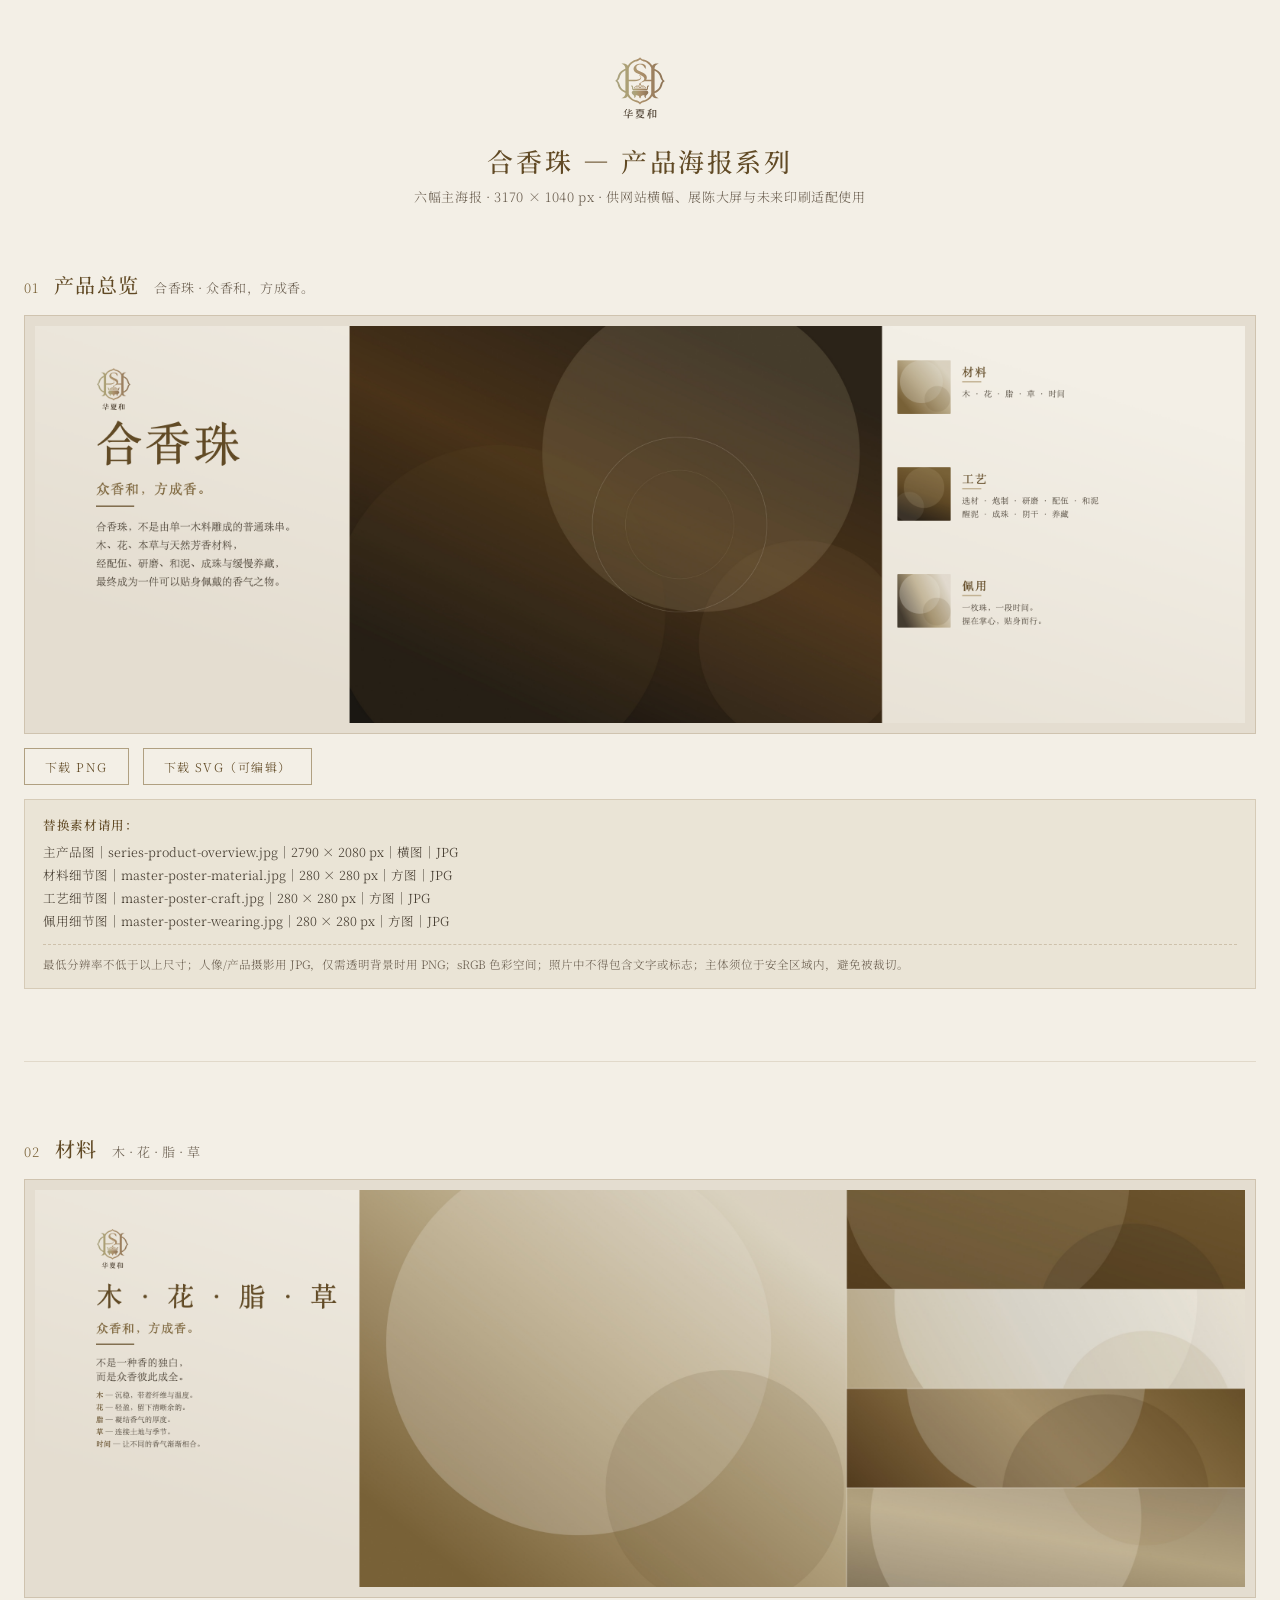
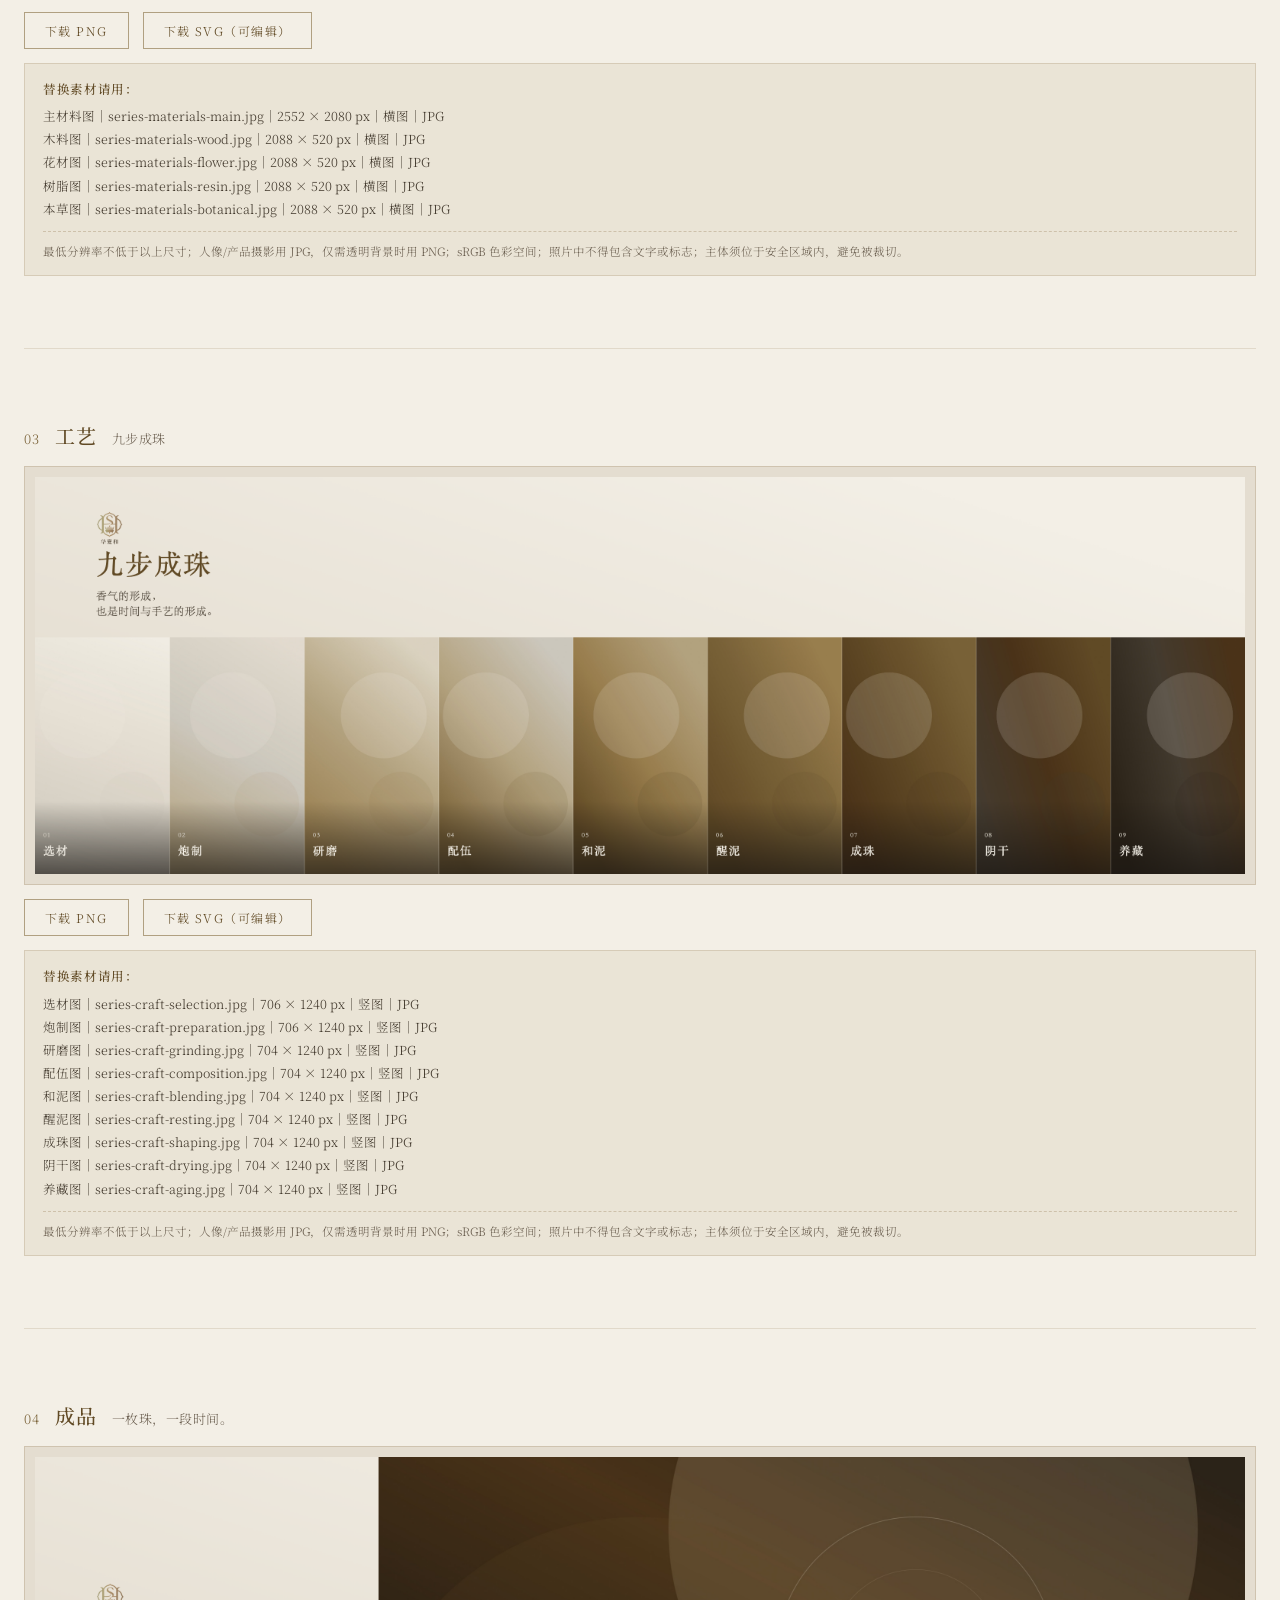
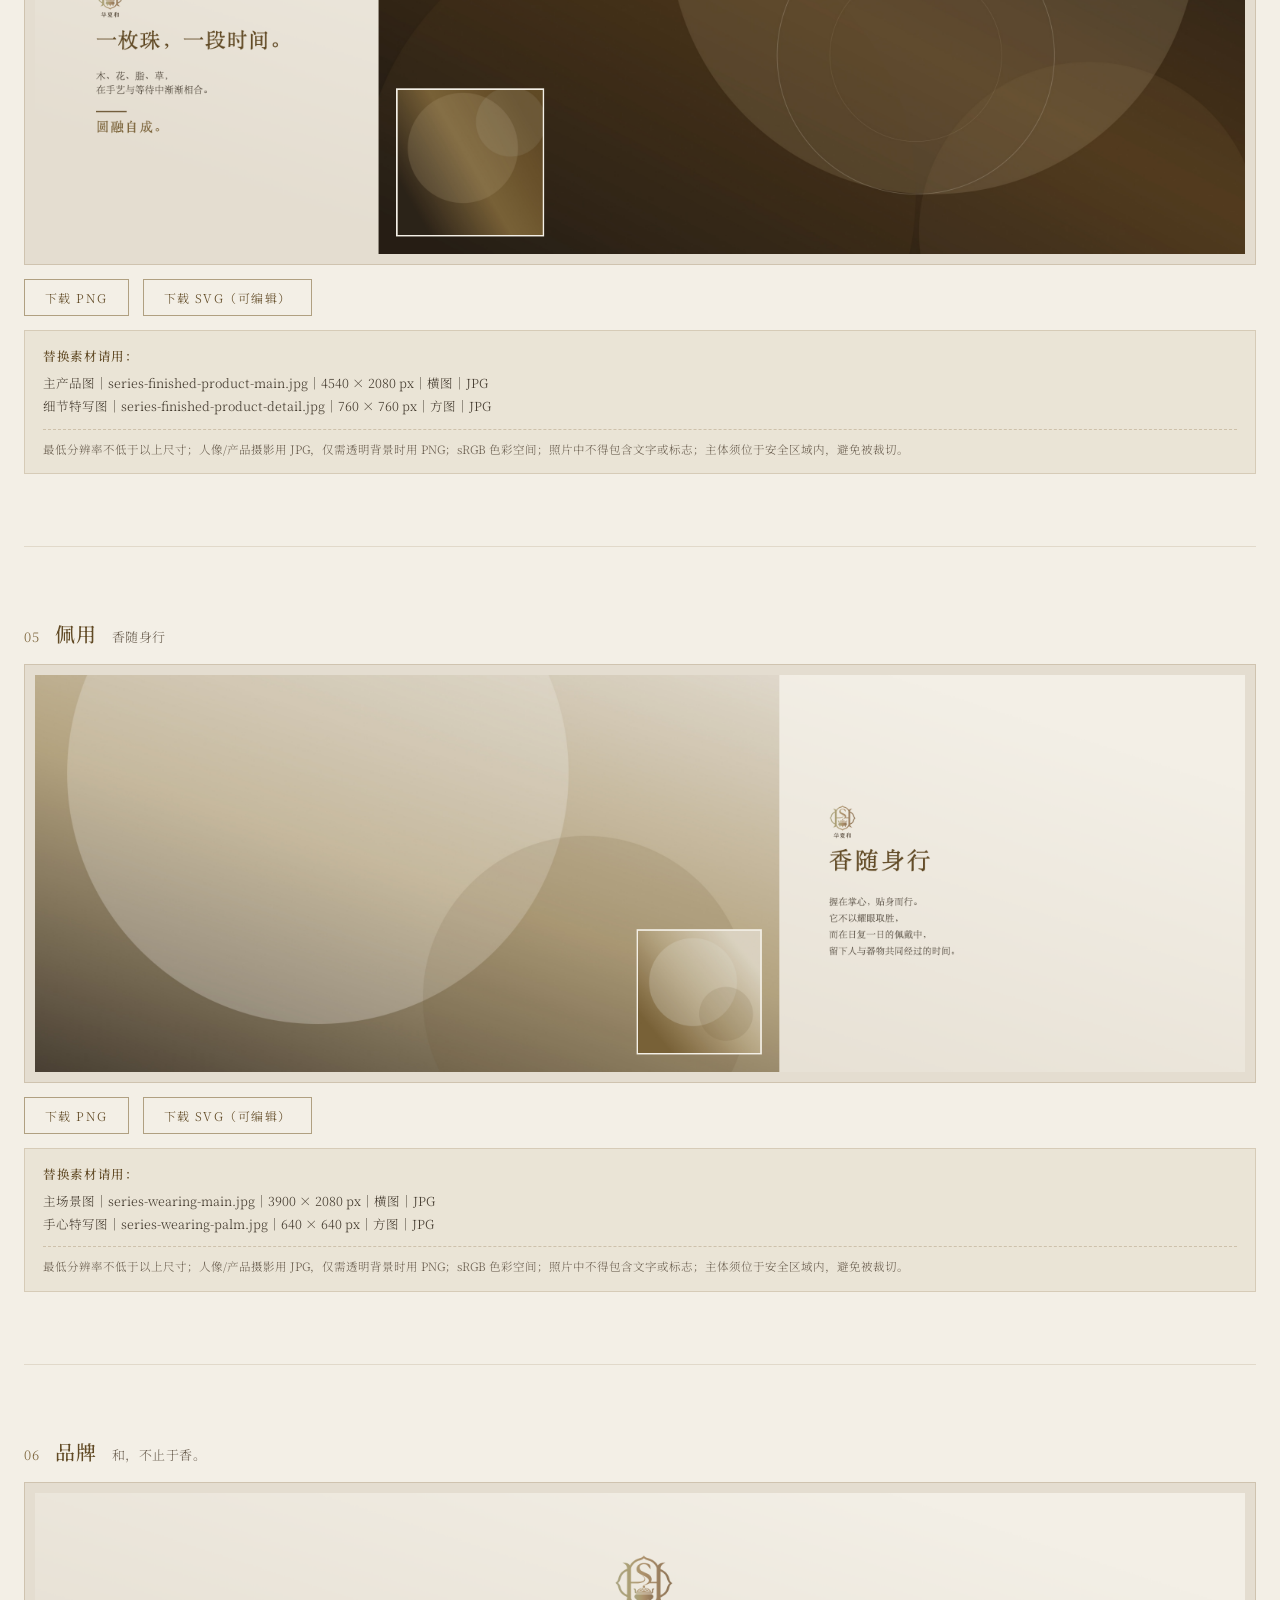
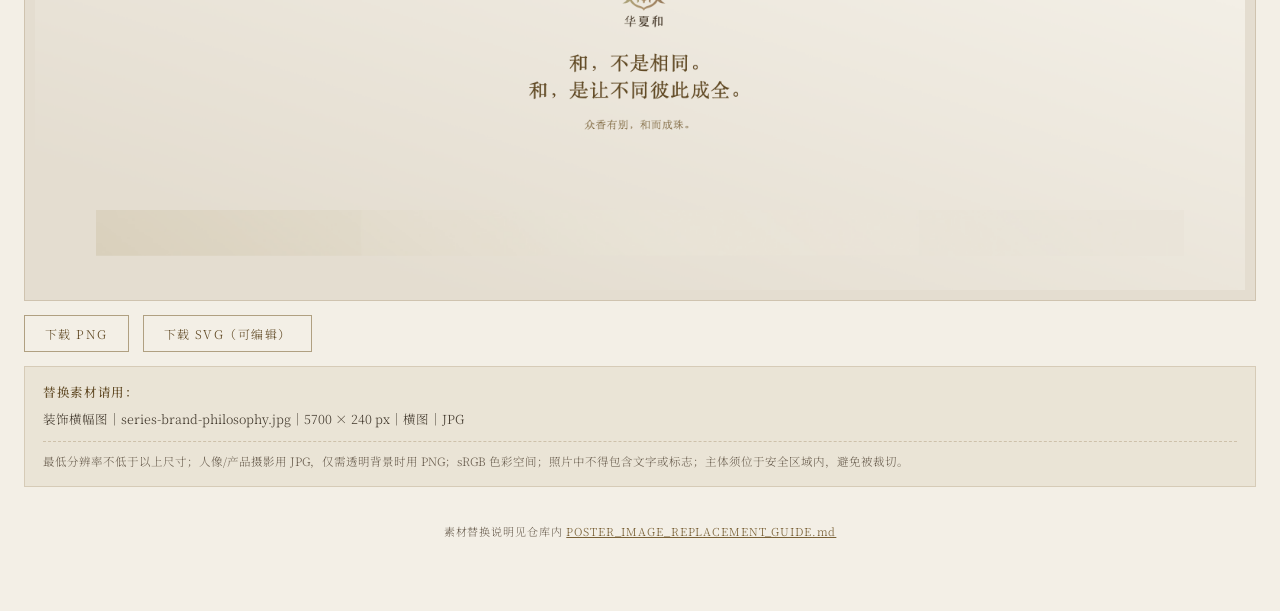
<file: huaxiahe/poster/index.html>
<!DOCTYPE html>
<html lang="zh-CN">
<head>
<meta charset="UTF-8">
<meta name="viewport" content="width=device-width, initial-scale=1.0">
<title>华夏和 · 合香珠 — 产品海报系列</title>
<meta name="description" content="华夏和合香珠产品海报系列，六幅 3170×1040px 主海报，供网站横幅、展陈大屏与未来印刷适配使用。">
<meta name="robots" content="noindex, nofollow">
<link rel="icon" href="../assets/favicon/favicon.svg?v=2" type="image/svg+xml">
<link rel="icon" href="../assets/favicon/favicon-32x32.png?v=2" sizes="32x32" type="image/png">
<link rel="icon" href="../assets/favicon/favicon-16x16.png?v=2" sizes="16x16" type="image/png">
<link rel="icon" href="../assets/favicon/favicon-48x48.png?v=2" sizes="48x48" type="image/png">
<link rel="apple-touch-icon" href="../assets/favicon/apple-touch-icon.png?v=2">
<link rel="manifest" href="../assets/favicon/site.webmanifest?v=2">
<link rel="preconnect" href="https://fonts.googleapis.com">
<link rel="preconnect" href="https://fonts.gstatic.com" crossorigin>
<link href="https://fonts.googleapis.com/css2?family=Noto+Serif+SC:wght@300;400;500&display=swap" rel="stylesheet">
<style>
  :root {
    --gold: #9A7F4E;
    --gold-deep: #7A6238;
    --amber: #614A25;
    --stone: #453C30;
    --stone-light: #6B5F50;
    --warm-white: #F3EFE6;
    --cream: #E4DDD0;
    --linen: #EAE4D6;
    --zh: 'Noto Serif SC', 'Songti SC', 'STSong', serif;
  }
  * { box-sizing: border-box; margin: 0; padding: 0; }
  html, body { max-width: 100vw; overflow-x: hidden; }
  body {
    background: var(--warm-white);
    color: var(--stone);
    font-family: var(--zh);
    font-weight: 300;
    padding: 56px 24px 72px;
    display: flex;
    flex-direction: column;
    align-items: center;
    gap: 12px;
  }
  header { text-align: center; margin-bottom: 28px; }
  .brand-logo { display: flex; align-items: center; justify-content: center; margin-bottom: 22px; }
  .brand-logo img { height: 64px; width: auto; }
  h1 {
    font-size: clamp(20px, 3vw, 26px);
    font-weight: 500;
    letter-spacing: 0.1em;
    color: var(--amber);
    margin-bottom: 8px;
  }
  .meta {
    font-size: 13px;
    font-weight: 300;
    letter-spacing: 0.05em;
    color: var(--stone-light);
  }
  main { width: 100%; max-width: 1585px; display: flex; flex-direction: column; gap: 64px; margin-top: 24px; }
  section.poster-block { width: 100%; }
  .poster-heading { display: flex; align-items: baseline; gap: 14px; margin-bottom: 16px; }
  .poster-num { font-size: 13px; color: var(--gold-deep); letter-spacing: 0.1em; }
  .poster-title { font-size: 20px; font-weight: 500; letter-spacing: 0.08em; color: var(--amber); }
  .poster-sub { font-size: 13px; color: var(--stone-light); letter-spacing: 0.04em; }
  .frame {
    width: 100%;
    background: var(--cream);
    padding: 10px;
    border: 1px solid rgba(120,90,40,0.2);
  }
  .frame img { display: block; width: 100%; height: auto; }
  .actions { display: flex; gap: 14px; flex-wrap: wrap; margin-top: 14px; }
  .actions a {
    font-family: var(--zh);
    font-size: 12px;
    letter-spacing: 0.12em;
    color: var(--amber);
    text-decoration: none;
    border: 1px solid rgba(110,82,30,0.5);
    padding: 9px 20px;
    transition: all 0.25s ease;
  }
  .actions a:hover, .actions a:focus-visible {
    background: var(--amber);
    color: var(--warm-white);
    border-color: var(--amber);
  }
  .asset-specs {
    margin-top: 14px;
    padding: 14px 18px;
    background: var(--linen);
    border: 1px solid rgba(120,90,40,0.18);
    font-size: 12.5px;
    line-height: 1.85;
    color: var(--stone);
  }
  .asset-specs .specs-title {
    display: block;
    font-weight: 500;
    color: var(--amber);
    letter-spacing: 0.05em;
    margin-bottom: 4px;
  }
  .asset-specs .spec-line { display: block; }
  .asset-specs .spec-notes {
    margin-top: 10px;
    padding-top: 10px;
    border-top: 1px dashed rgba(120,90,40,0.25);
    color: var(--stone-light);
    font-size: 11.5px;
    line-height: 1.7;
  }
  hr.divider { width: 100%; max-width: 1585px; border: none; border-top: 1px solid rgba(120,90,40,0.15); margin: 8px 0; }
  footer {
    font-size: 11px;
    color: var(--stone-light);
    letter-spacing: 0.08em;
    text-align: center;
    margin-top: 24px;
  }
  footer a { color: var(--gold-deep); }
</style>
</head>
<body>

<header>
  <div class="brand-logo">
    <img src="../assets/brand/huaxiahe-logo-primary.svg" alt="华夏和">
  </div>
  <h1>合香珠 — 产品海报系列</h1>
  <p class="meta">六幅主海报 · 3170 × 1040 px · 供网站横幅、展陈大屏与未来印刷适配使用</p>
</header>

<main>

  <section class="poster-block" id="overview">
    <div class="poster-heading">
      <span class="poster-num">01</span>
      <span class="poster-title">产品总览</span>
      <span class="poster-sub">合香珠 · 众香和，方成香。</span>
    </div>
    <div class="frame">
      <img src="../assets/posters/huaxiahe-product-overview-3170x1040.png" width="3170" height="1040"
           alt="华夏和合香珠产品总览海报：左侧品牌名与产品说明，中央为产品主图区，右侧列出材料、工艺与佩用信息">
    </div>
    <div class="actions">
      <a href="../assets/posters/huaxiahe-product-overview-3170x1040.png" download>下载 PNG</a>
      <a href="../assets/posters/huaxiahe-product-overview-3170x1040.svg" download>下载 SVG（可编辑）</a>
    </div>
    <div class="asset-specs">
      <span class="specs-title">替换素材请用：</span>
      <span class="spec-line">主产品图｜series-product-overview.jpg｜2790 × 2080 px｜横图｜JPG</span>
      <span class="spec-line">材料细节图｜master-poster-material.jpg｜280 × 280 px｜方图｜JPG</span>
      <span class="spec-line">工艺细节图｜master-poster-craft.jpg｜280 × 280 px｜方图｜JPG</span>
      <span class="spec-line">佩用细节图｜master-poster-wearing.jpg｜280 × 280 px｜方图｜JPG</span>
      <div class="spec-notes">最低分辨率不低于以上尺寸；人像/产品摄影用 JPG，仅需透明背景时用 PNG；sRGB 色彩空间；照片中不得包含文字或标志；主体须位于安全区域内，避免被裁切。</div>
    </div>
  </section>

  <hr class="divider">

  <section class="poster-block" id="materials">
    <div class="poster-heading">
      <span class="poster-num">02</span>
      <span class="poster-title">材料</span>
      <span class="poster-sub">木 · 花 · 脂 · 草</span>
    </div>
    <div class="frame">
      <img src="../assets/posters/huaxiahe-materials-3170x1040.png" width="3170" height="1040"
           alt="华夏和材料海报：左侧列出木、花、脂、草、时间五种材料特质，右侧为一幅主材料图与四幅小图">
    </div>
    <div class="actions">
      <a href="../assets/posters/huaxiahe-materials-3170x1040.png" download>下载 PNG</a>
      <a href="../assets/posters/huaxiahe-materials-3170x1040.svg" download>下载 SVG（可编辑）</a>
    </div>
    <div class="asset-specs">
      <span class="specs-title">替换素材请用：</span>
      <span class="spec-line">主材料图｜series-materials-main.jpg｜2552 × 2080 px｜横图｜JPG</span>
      <span class="spec-line">木料图｜series-materials-wood.jpg｜2088 × 520 px｜横图｜JPG</span>
      <span class="spec-line">花材图｜series-materials-flower.jpg｜2088 × 520 px｜横图｜JPG</span>
      <span class="spec-line">树脂图｜series-materials-resin.jpg｜2088 × 520 px｜横图｜JPG</span>
      <span class="spec-line">本草图｜series-materials-botanical.jpg｜2088 × 520 px｜横图｜JPG</span>
      <div class="spec-notes">最低分辨率不低于以上尺寸；人像/产品摄影用 JPG，仅需透明背景时用 PNG；sRGB 色彩空间；照片中不得包含文字或标志；主体须位于安全区域内，避免被裁切。</div>
    </div>
  </section>

  <hr class="divider">

  <section class="poster-block" id="craft">
    <div class="poster-heading">
      <span class="poster-num">03</span>
      <span class="poster-title">工艺</span>
      <span class="poster-sub">九步成珠</span>
    </div>
    <div class="frame">
      <img src="../assets/posters/huaxiahe-craft-3170x1040.png" width="3170" height="1040"
           alt="华夏和工艺海报：九步制香流程以电影感的横向图像序列呈现，从选材到养藏">
    </div>
    <div class="actions">
      <a href="../assets/posters/huaxiahe-craft-3170x1040.png" download>下载 PNG</a>
      <a href="../assets/posters/huaxiahe-craft-3170x1040.svg" download>下载 SVG（可编辑）</a>
    </div>
    <div class="asset-specs">
      <span class="specs-title">替换素材请用：</span>
      <span class="spec-line">选材图｜series-craft-selection.jpg｜706 × 1240 px｜竖图｜JPG</span>
      <span class="spec-line">炮制图｜series-craft-preparation.jpg｜706 × 1240 px｜竖图｜JPG</span>
      <span class="spec-line">研磨图｜series-craft-grinding.jpg｜704 × 1240 px｜竖图｜JPG</span>
      <span class="spec-line">配伍图｜series-craft-composition.jpg｜704 × 1240 px｜竖图｜JPG</span>
      <span class="spec-line">和泥图｜series-craft-blending.jpg｜704 × 1240 px｜竖图｜JPG</span>
      <span class="spec-line">醒泥图｜series-craft-resting.jpg｜704 × 1240 px｜竖图｜JPG</span>
      <span class="spec-line">成珠图｜series-craft-shaping.jpg｜704 × 1240 px｜竖图｜JPG</span>
      <span class="spec-line">阴干图｜series-craft-drying.jpg｜704 × 1240 px｜竖图｜JPG</span>
      <span class="spec-line">养藏图｜series-craft-aging.jpg｜704 × 1240 px｜竖图｜JPG</span>
      <div class="spec-notes">最低分辨率不低于以上尺寸；人像/产品摄影用 JPG，仅需透明背景时用 PNG；sRGB 色彩空间；照片中不得包含文字或标志；主体须位于安全区域内，避免被裁切。</div>
    </div>
  </section>

  <hr class="divider">

  <section class="poster-block" id="finished">
    <div class="poster-heading">
      <span class="poster-num">04</span>
      <span class="poster-title">成品</span>
      <span class="poster-sub">一枚珠，一段时间。</span>
    </div>
    <div class="frame">
      <img src="../assets/posters/huaxiahe-finished-product-3170x1040.png" width="3170" height="1040"
           alt="华夏和成品海报：以产品图为绝对主体，文字极简，呈现圆融自成的成珠意象">
    </div>
    <div class="actions">
      <a href="../assets/posters/huaxiahe-finished-product-3170x1040.png" download>下载 PNG</a>
      <a href="../assets/posters/huaxiahe-finished-product-3170x1040.svg" download>下载 SVG（可编辑）</a>
    </div>
    <div class="asset-specs">
      <span class="specs-title">替换素材请用：</span>
      <span class="spec-line">主产品图｜series-finished-product-main.jpg｜4540 × 2080 px｜横图｜JPG</span>
      <span class="spec-line">细节特写图｜series-finished-product-detail.jpg｜760 × 760 px｜方图｜JPG</span>
      <div class="spec-notes">最低分辨率不低于以上尺寸；人像/产品摄影用 JPG，仅需透明背景时用 PNG；sRGB 色彩空间；照片中不得包含文字或标志；主体须位于安全区域内，避免被裁切。</div>
    </div>
  </section>

  <hr class="divider">

  <section class="poster-block" id="wearing">
    <div class="poster-heading">
      <span class="poster-num">05</span>
      <span class="poster-title">佩用</span>
      <span class="poster-sub">香随身行</span>
    </div>
    <div class="frame">
      <img src="../assets/posters/huaxiahe-wearing-3170x1040.png" width="3170" height="1040"
           alt="华夏和佩用海报：以贴身佩戴的生活场景图为主，文字在右侧安静呈现">
    </div>
    <div class="actions">
      <a href="../assets/posters/huaxiahe-wearing-3170x1040.png" download>下载 PNG</a>
      <a href="../assets/posters/huaxiahe-wearing-3170x1040.svg" download>下载 SVG（可编辑）</a>
    </div>
    <div class="asset-specs">
      <span class="specs-title">替换素材请用：</span>
      <span class="spec-line">主场景图｜series-wearing-main.jpg｜3900 × 2080 px｜横图｜JPG</span>
      <span class="spec-line">手心特写图｜series-wearing-palm.jpg｜640 × 640 px｜方图｜JPG</span>
      <div class="spec-notes">最低分辨率不低于以上尺寸；人像/产品摄影用 JPG，仅需透明背景时用 PNG；sRGB 色彩空间；照片中不得包含文字或标志；主体须位于安全区域内，避免被裁切。</div>
    </div>
  </section>

  <hr class="divider">

  <section class="poster-block" id="philosophy">
    <div class="poster-heading">
      <span class="poster-num">06</span>
      <span class="poster-title">品牌</span>
      <span class="poster-sub">和，不止于香。</span>
    </div>
    <div class="frame">
      <img src="../assets/posters/huaxiahe-brand-philosophy-3170x1040.png" width="3170" height="1040"
           alt="华夏和品牌哲学海报：以完整品牌标志与和之哲学陈述作为整个系列的收束">
    </div>
    <div class="actions">
      <a href="../assets/posters/huaxiahe-brand-philosophy-3170x1040.png" download>下载 PNG</a>
      <a href="../assets/posters/huaxiahe-brand-philosophy-3170x1040.svg" download>下载 SVG（可编辑）</a>
    </div>
    <div class="asset-specs">
      <span class="specs-title">替换素材请用：</span>
      <span class="spec-line">装饰横幅图｜series-brand-philosophy.jpg｜5700 × 240 px｜横图｜JPG</span>
      <div class="spec-notes">最低分辨率不低于以上尺寸；人像/产品摄影用 JPG，仅需透明背景时用 PNG；sRGB 色彩空间；照片中不得包含文字或标志；主体须位于安全区域内，避免被裁切。</div>
    </div>
  </section>

</main>

<footer>
  素材替换说明见仓库内 <a href="../POSTER_IMAGE_REPLACEMENT_GUIDE.md">POSTER_IMAGE_REPLACEMENT_GUIDE.md</a>
</footer>

</body>
</html>
</file>
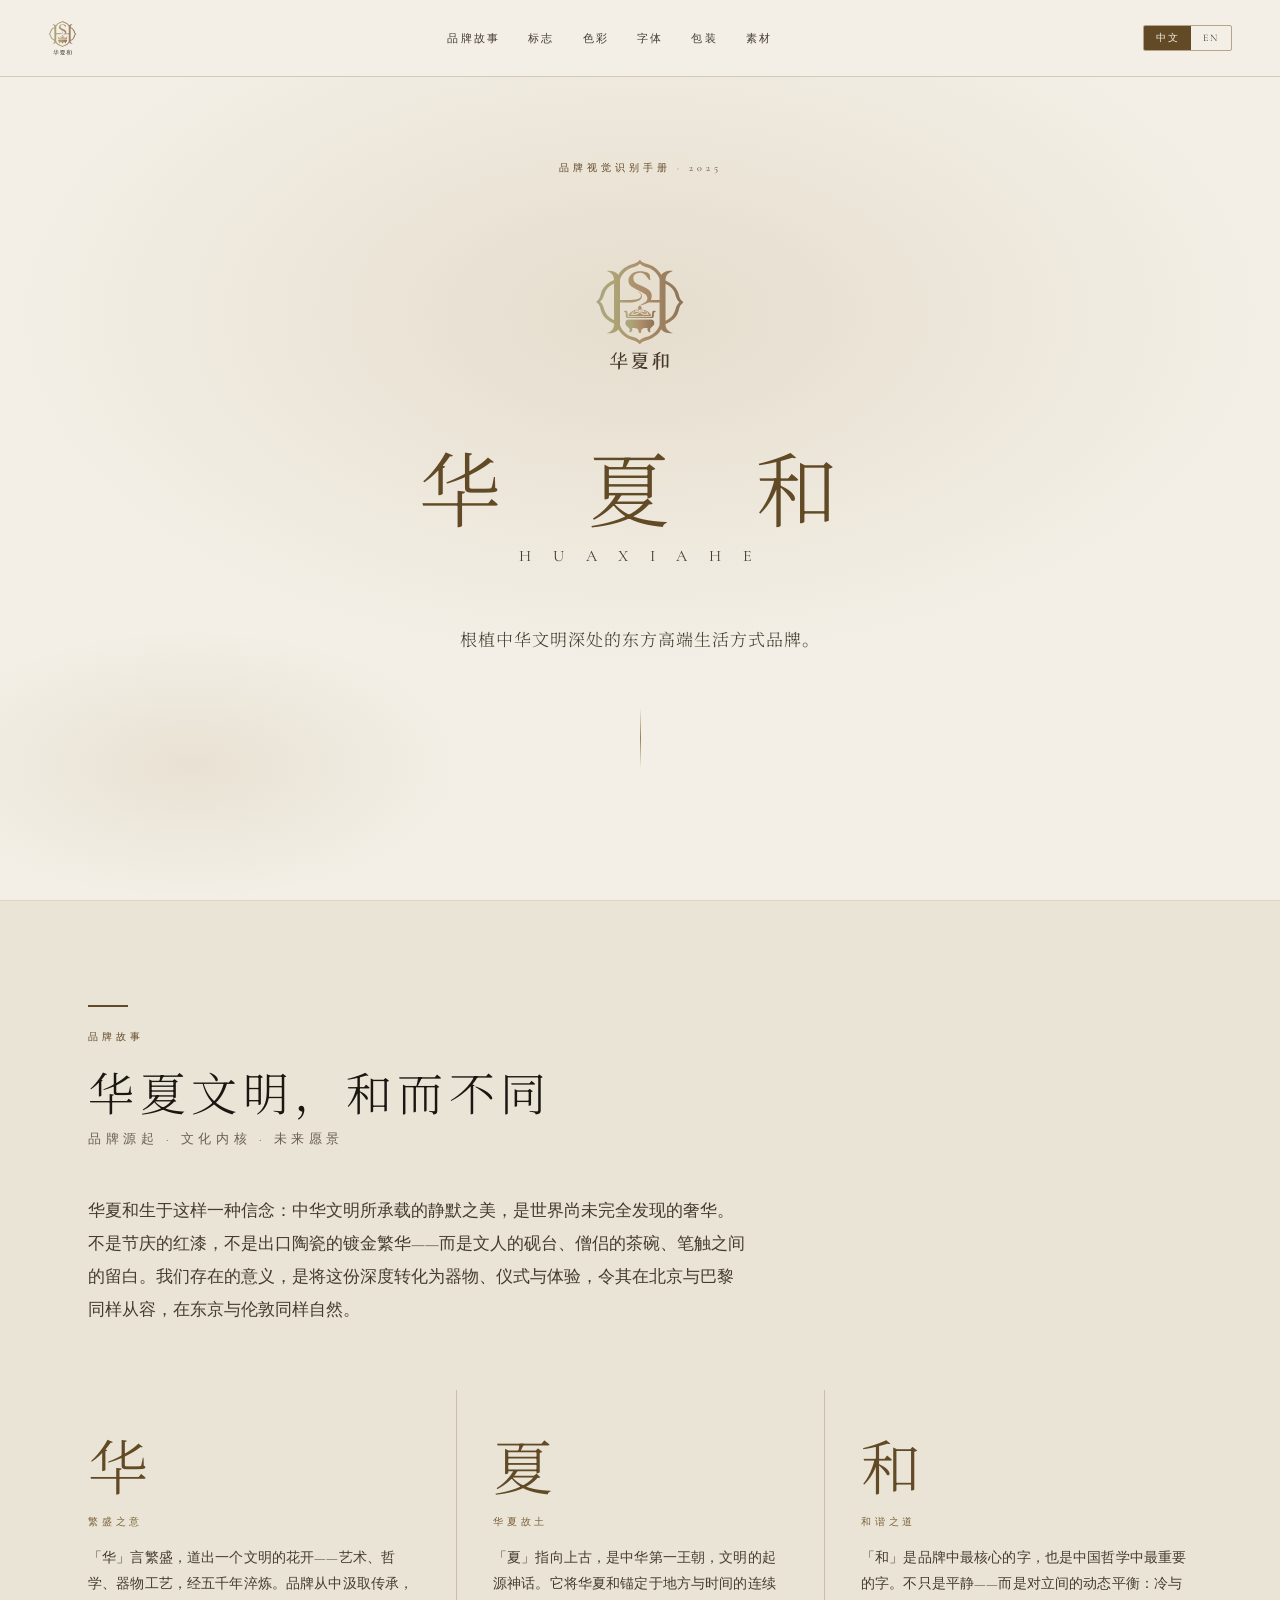
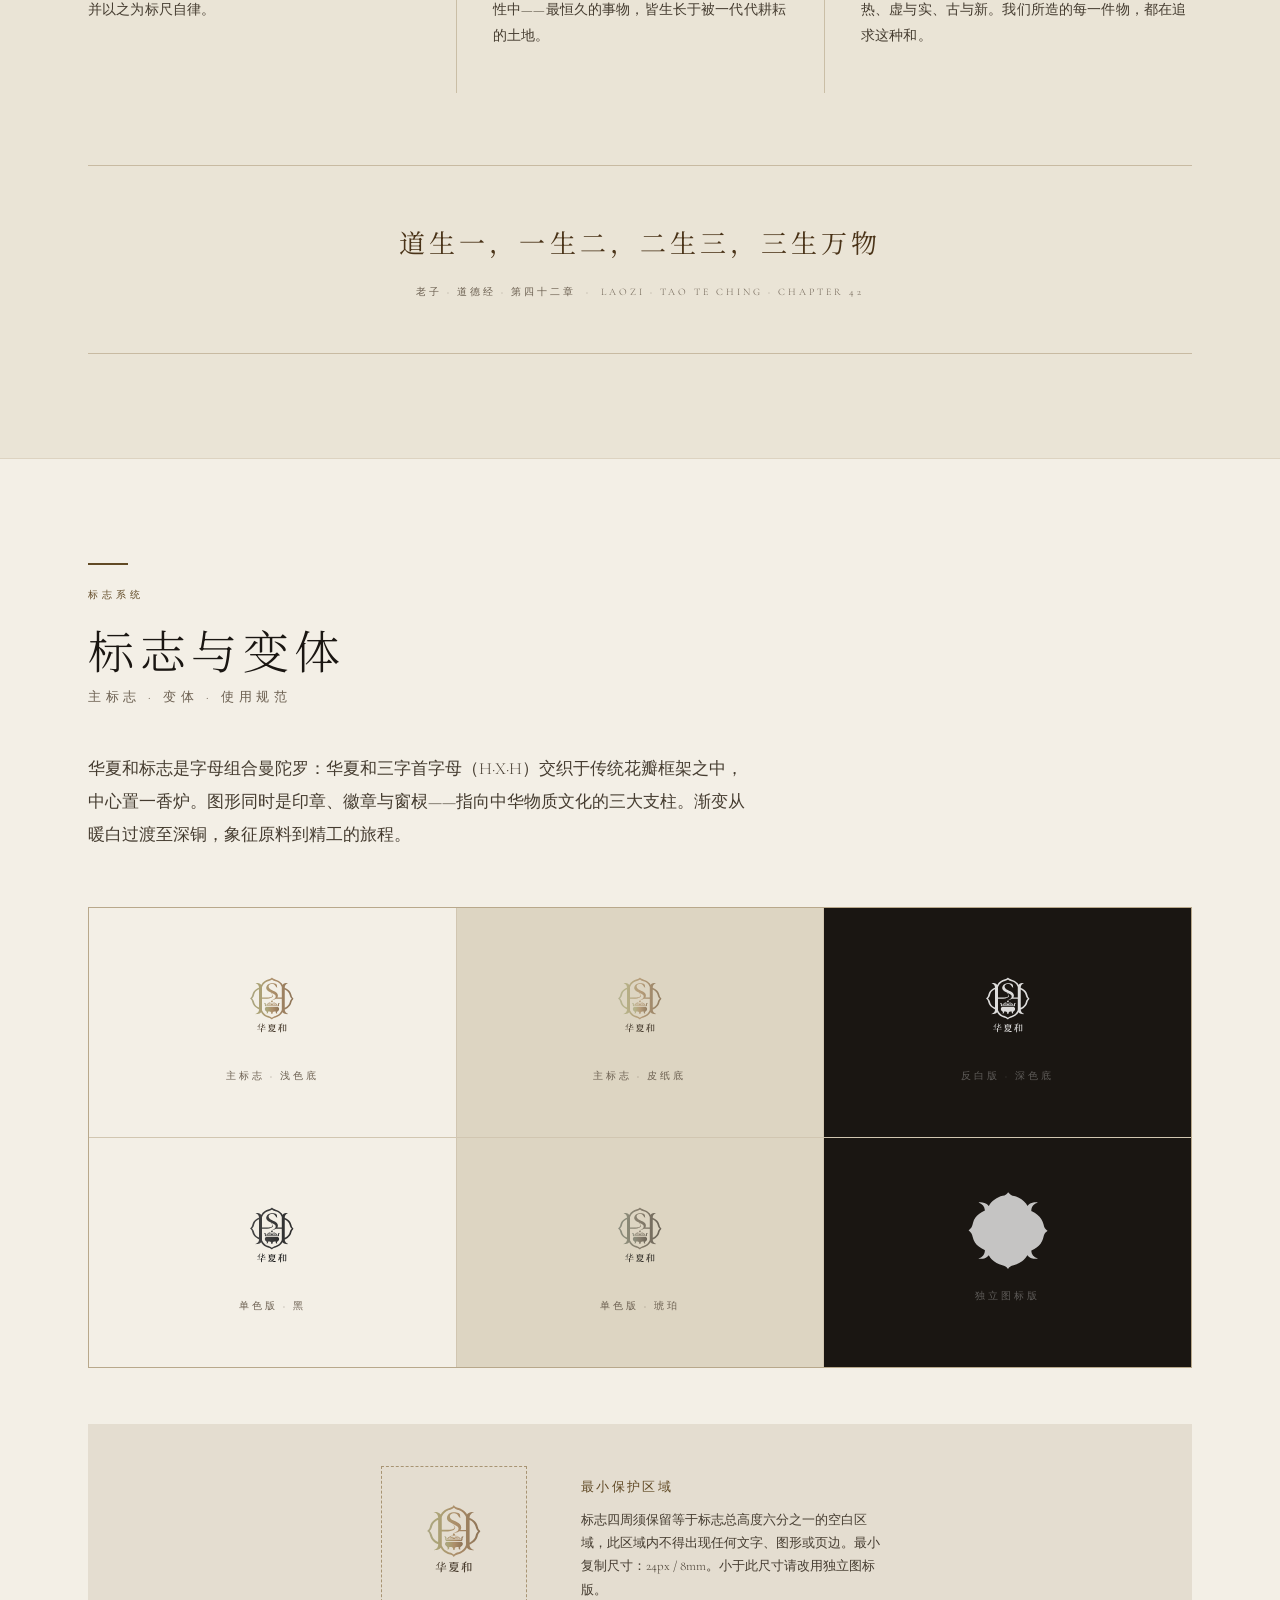
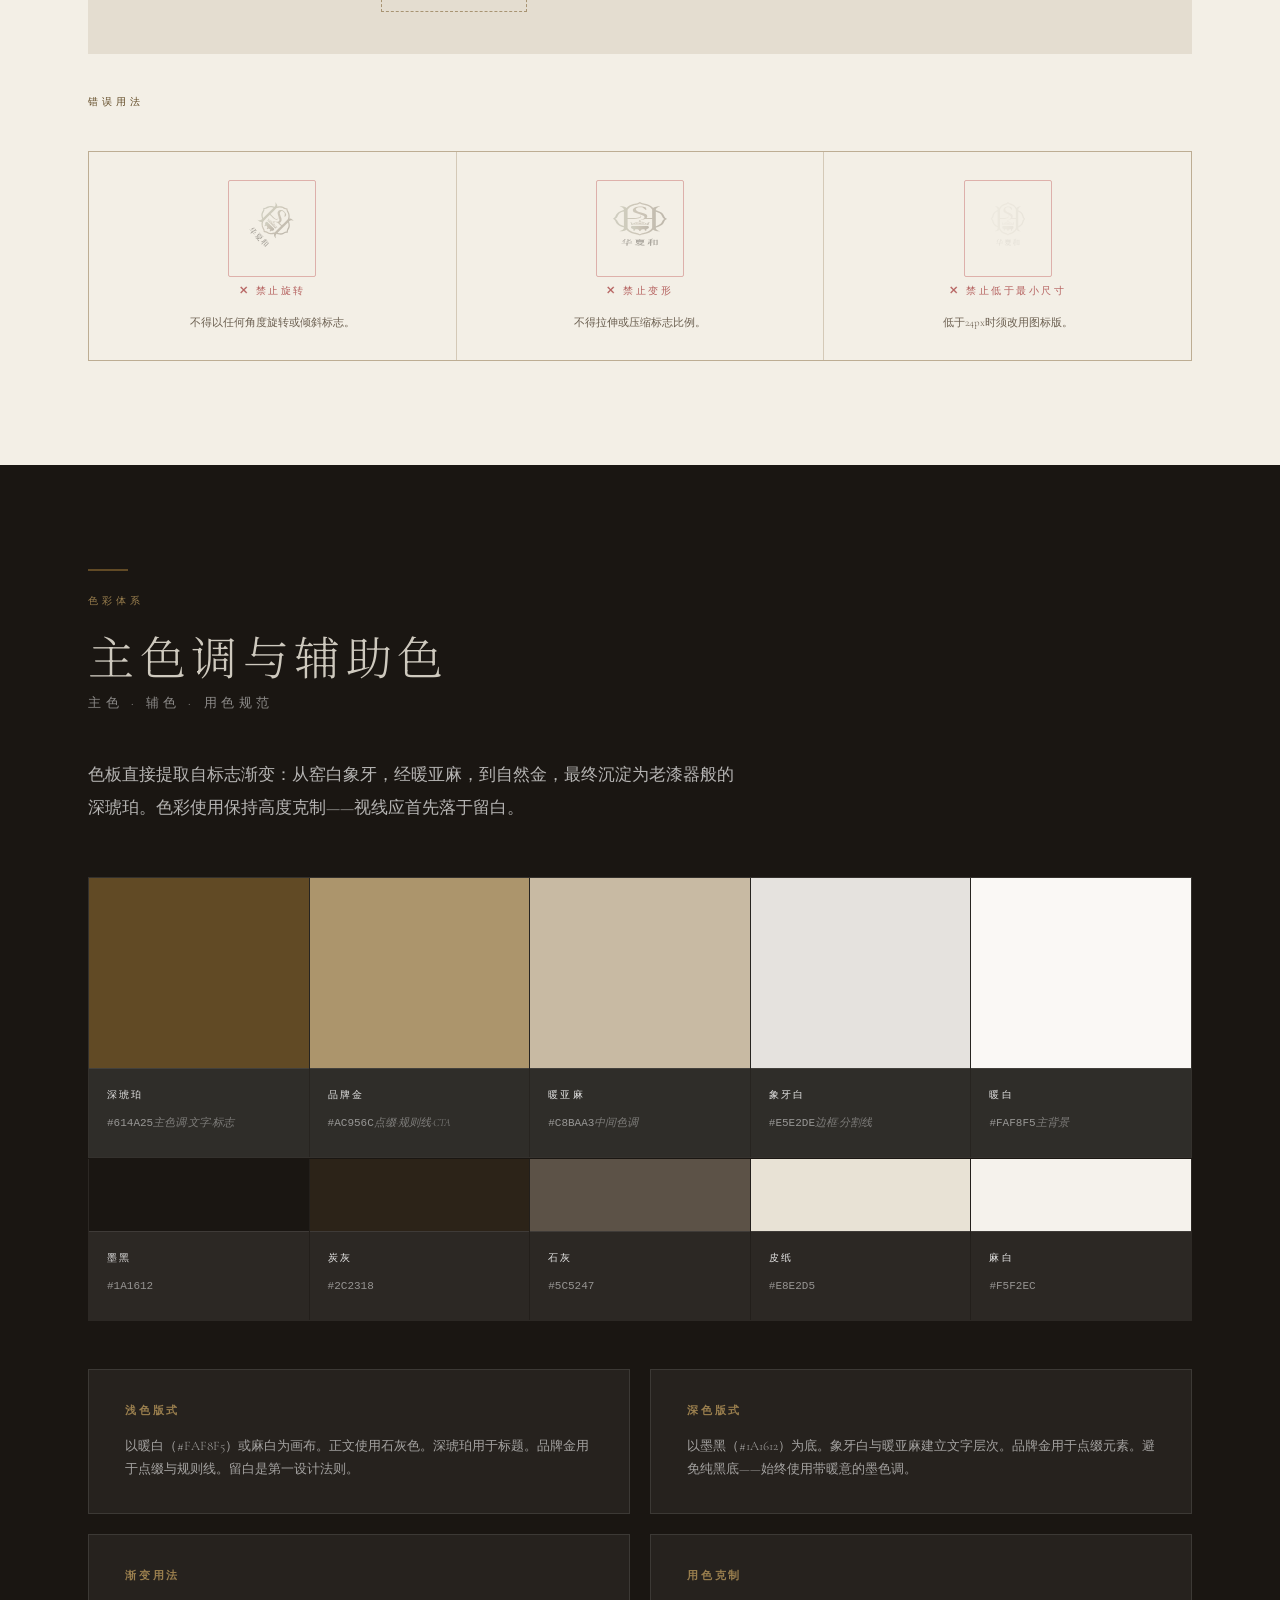
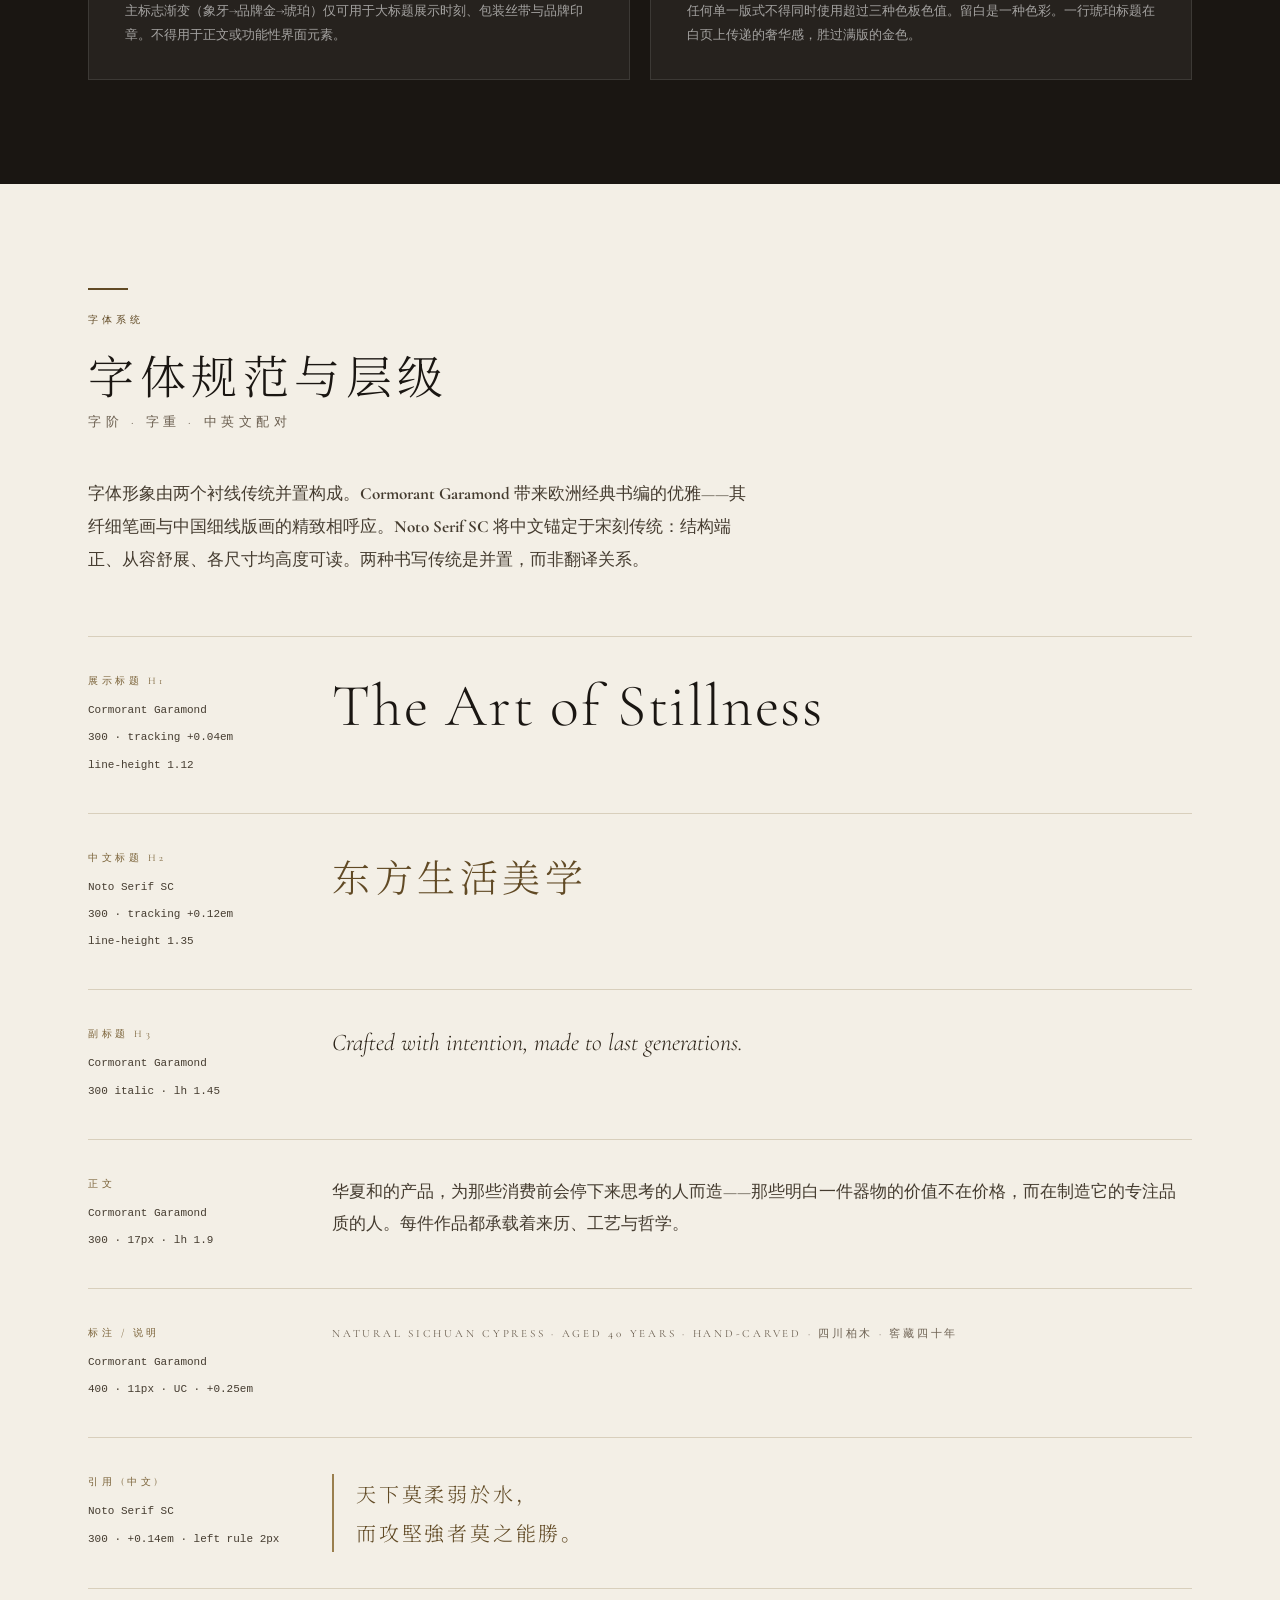
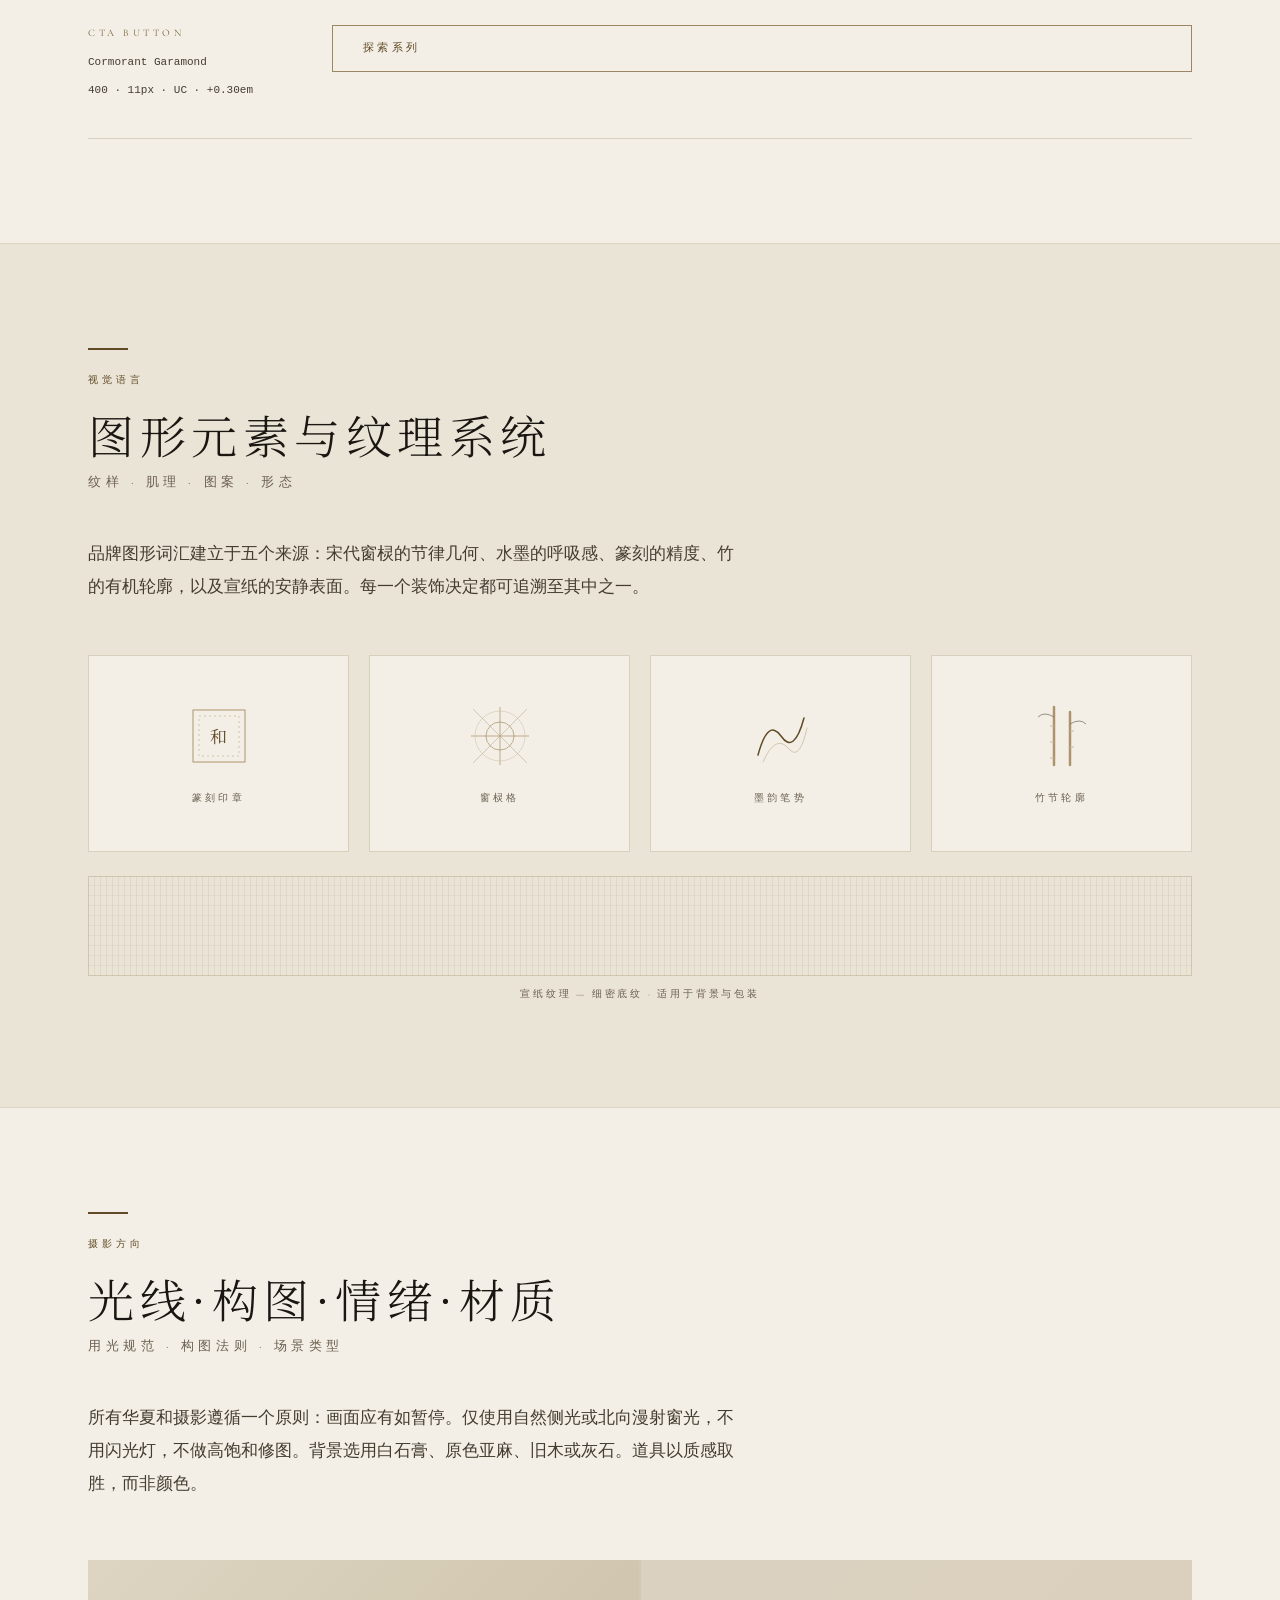
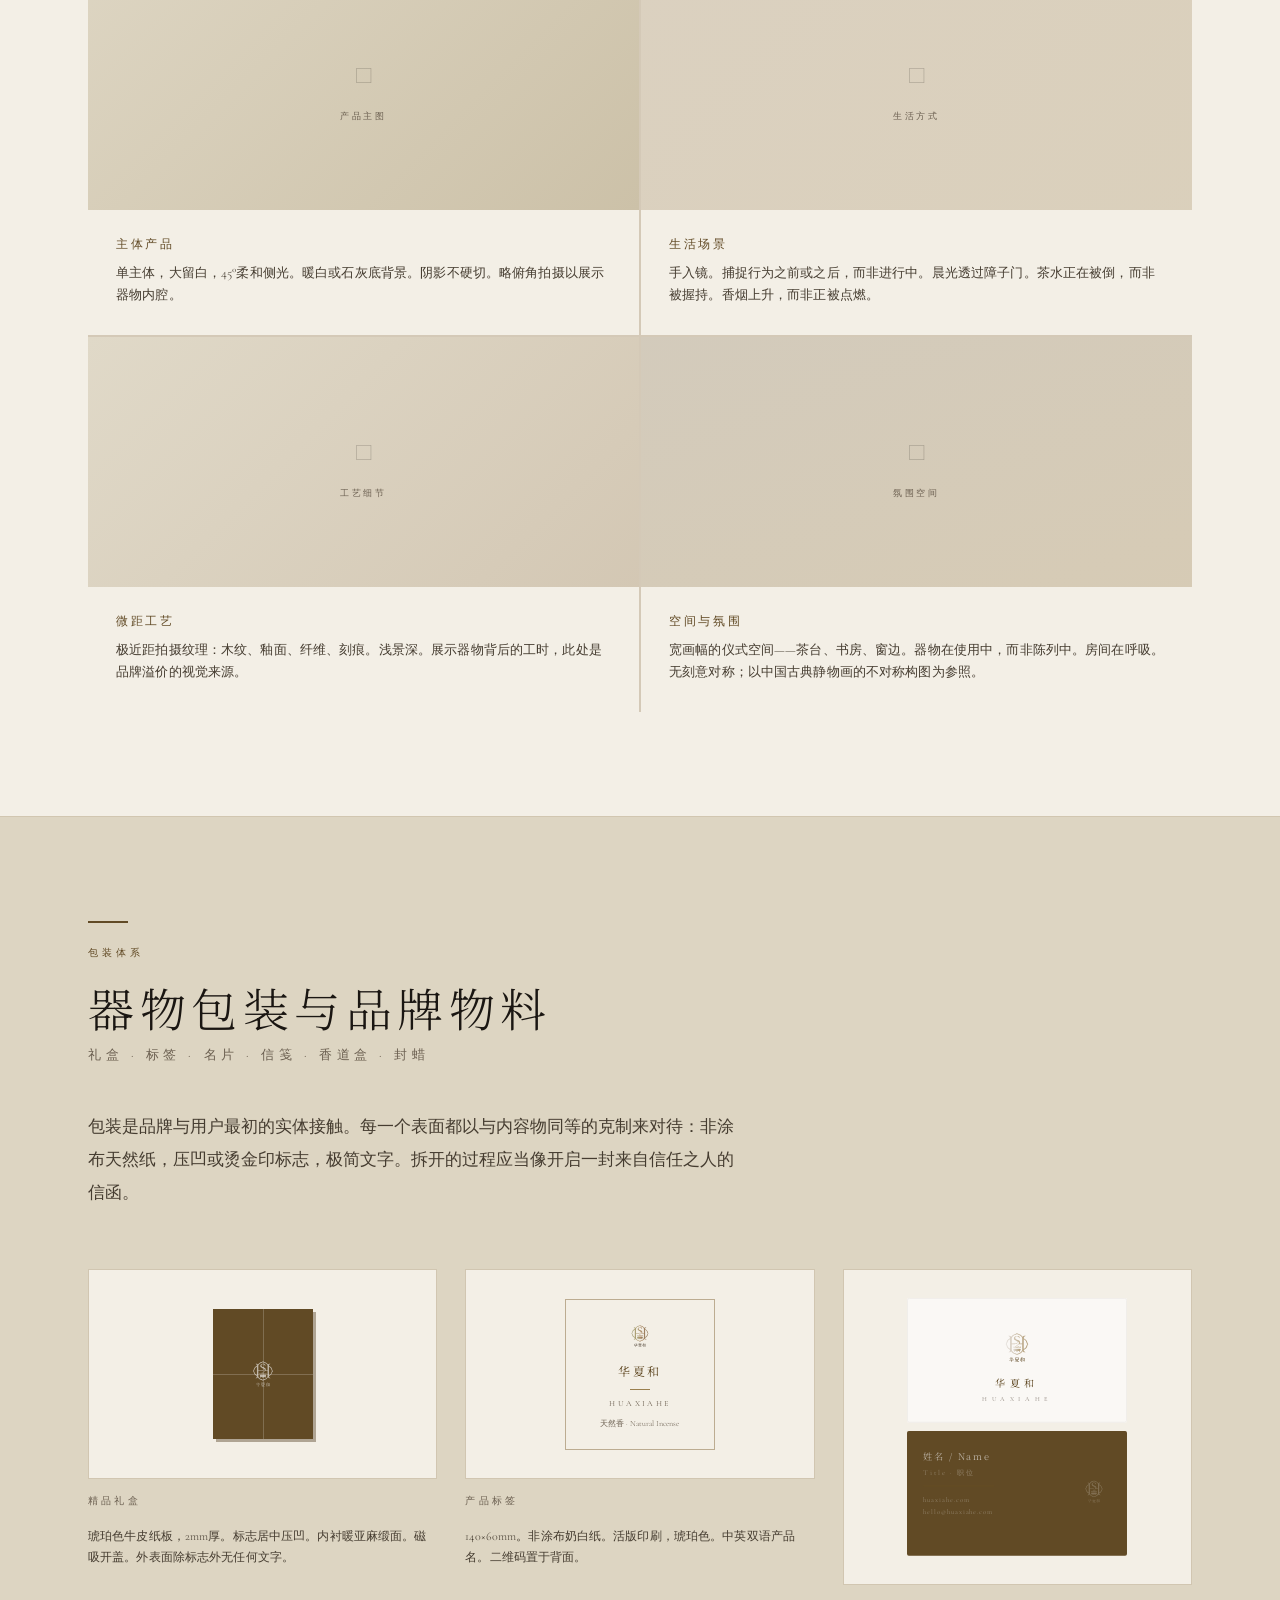
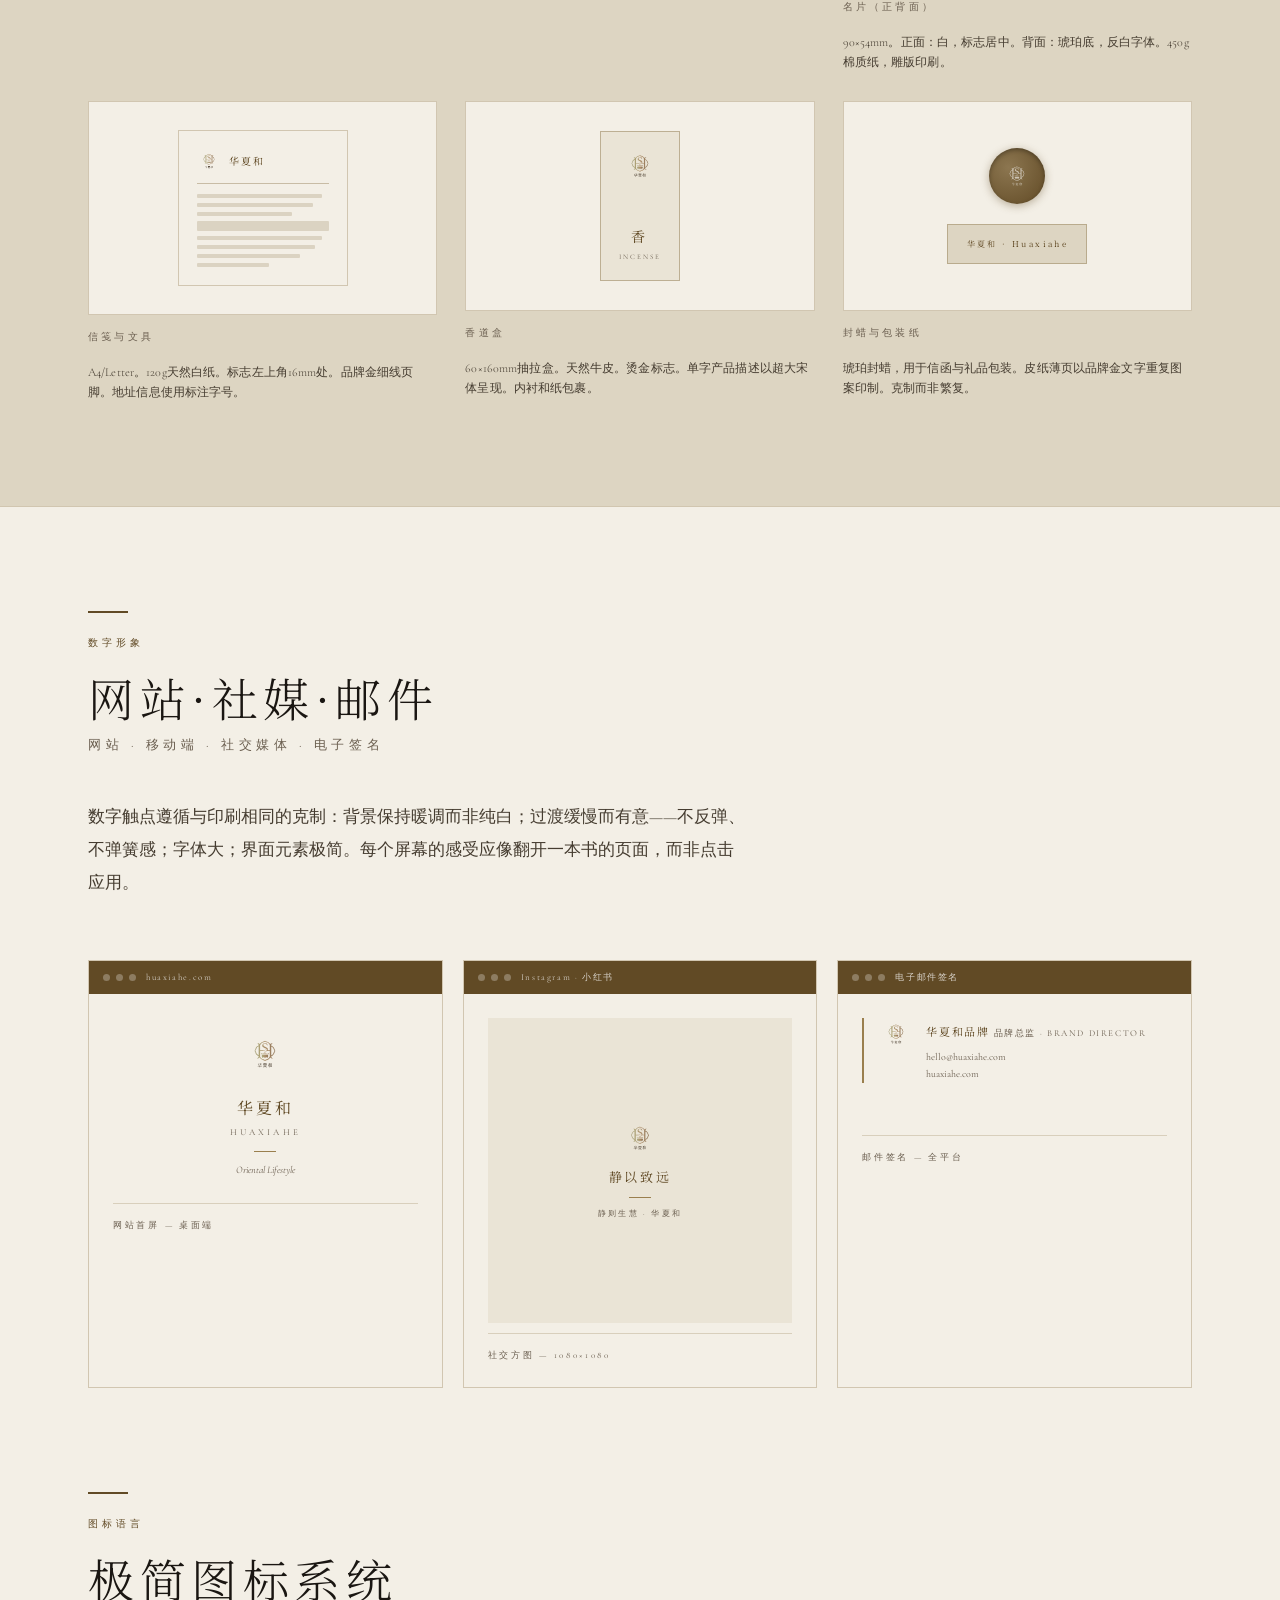
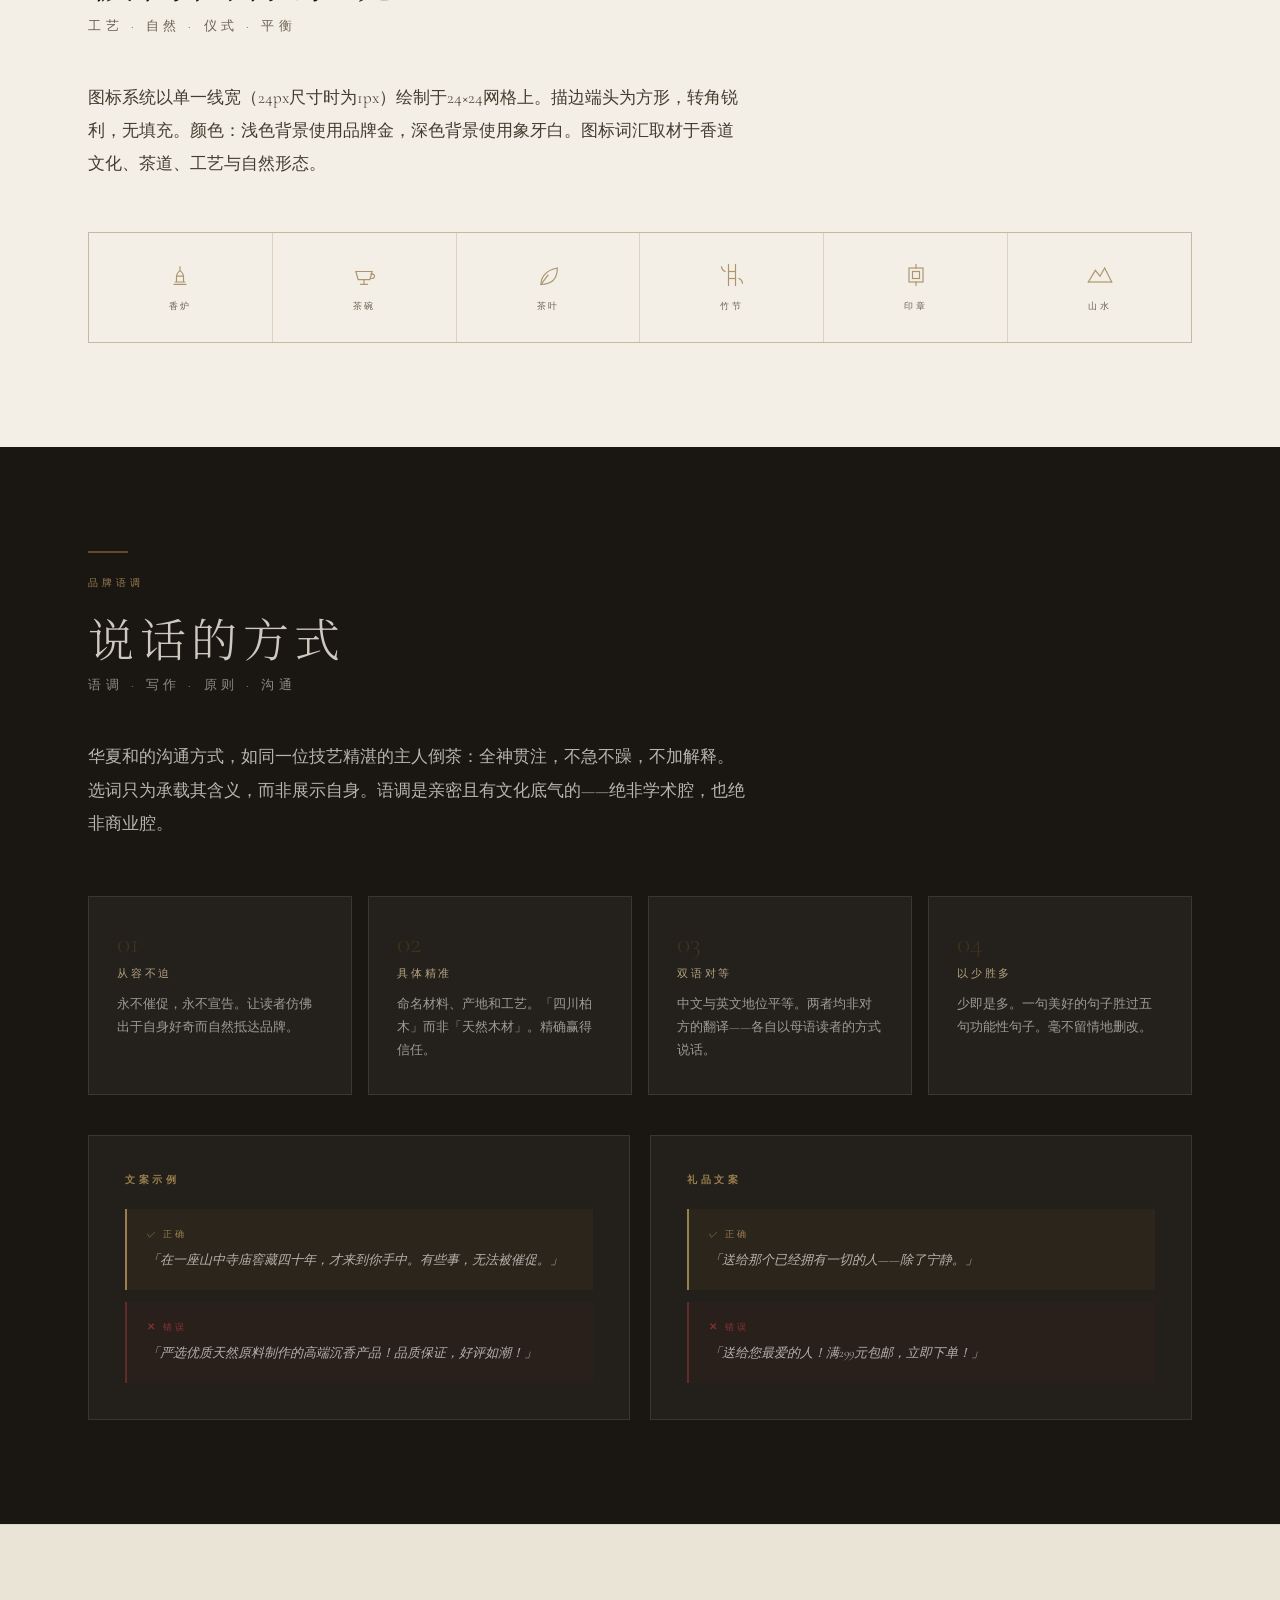
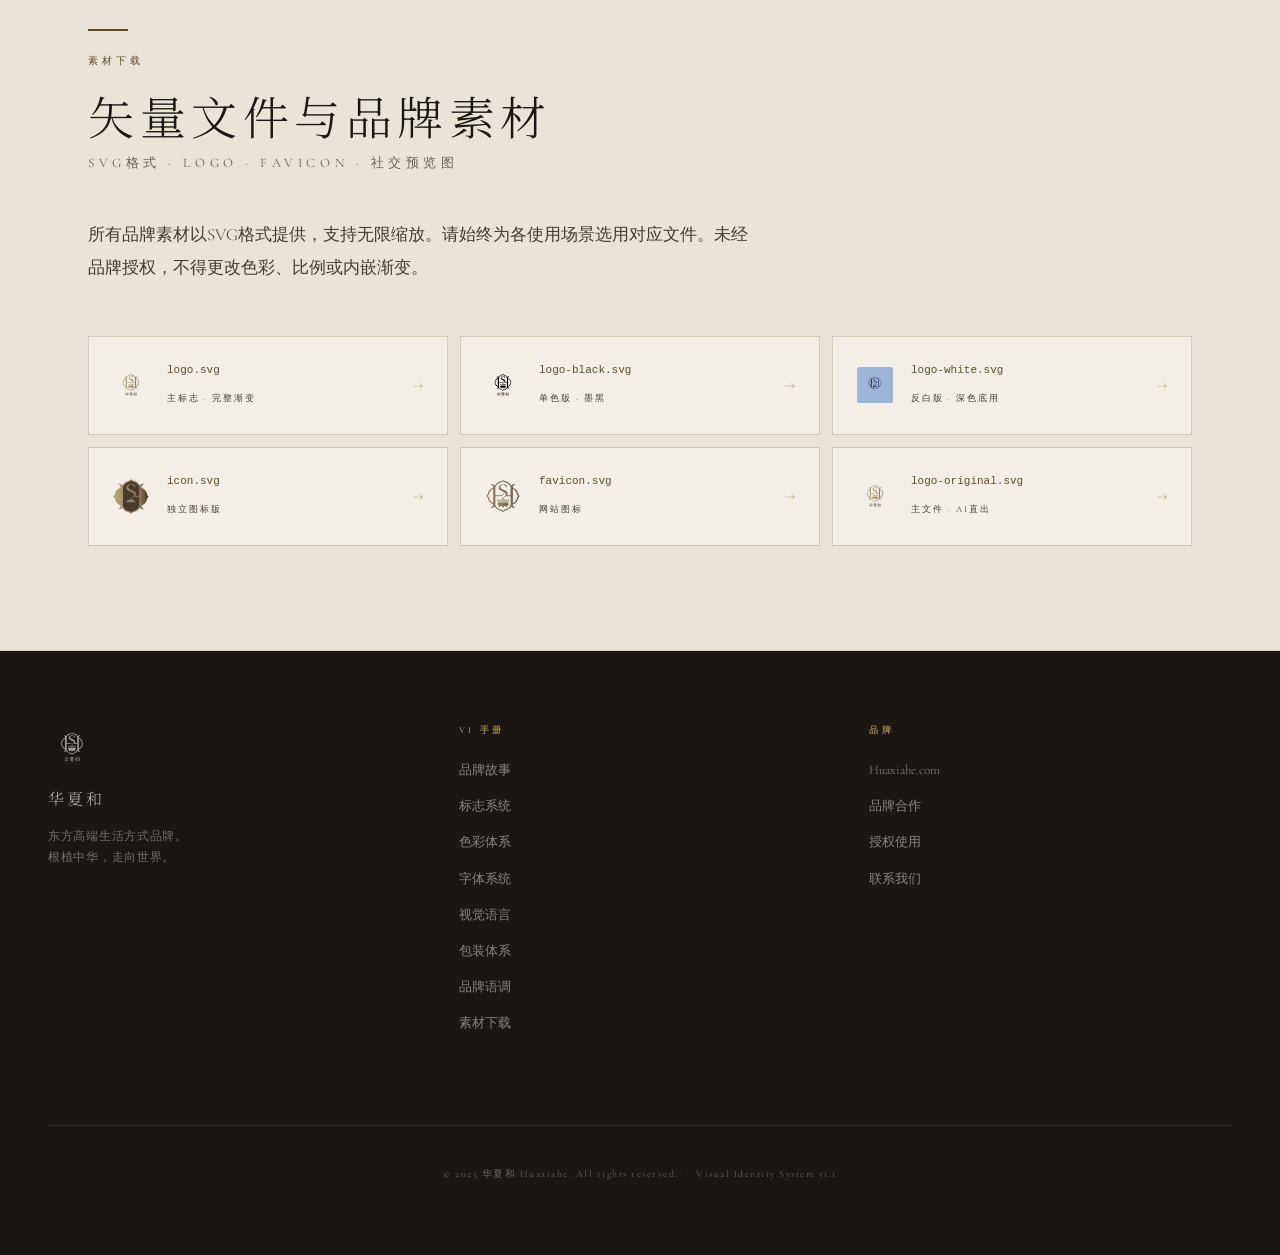
<file: huaxiahe/vi/index.html>
<!DOCTYPE html>
<html lang="zh-CN">
<head>
<meta charset="UTF-8">
<meta name="viewport" content="width=device-width, initial-scale=1.0">
<title>华夏和 Huaxiahe — 品牌视觉识别手册</title>
<meta name="description" content="华夏和品牌视觉识别系统 — 东方高端生活方式品牌。品牌故事、标志系统、色彩体系、字体规范、包装系统完整呈现。">
<meta property="og:title" content="华夏和 Huaxiahe — 品牌视觉识别手册">
<meta property="og:description" content="东方高端生活方式品牌。视觉识别完整规范。">
<meta property="og:image" content="https://enxpower.com/huaxiahe/vi/assets/og-image.png">
<meta property="og:url" content="https://enxpower.com/huaxiahe/vi/">
<meta property="og:type" content="website">
<meta name="twitter:card" content="summary_large_image">
<link rel="icon" href="../assets/favicon/favicon.svg?v=2" type="image/svg+xml">
<link rel="icon" href="../assets/favicon/favicon-32x32.png?v=2" sizes="32x32" type="image/png">
<link rel="icon" href="../assets/favicon/favicon-16x16.png?v=2" sizes="16x16" type="image/png">
<link rel="icon" href="../assets/favicon/favicon-48x48.png?v=2" sizes="48x48" type="image/png">
<link rel="apple-touch-icon" href="../assets/favicon/apple-touch-icon.png?v=2">
<link rel="manifest" href="../assets/favicon/site.webmanifest?v=2">
<link rel="preconnect" href="https://fonts.googleapis.com">
<link rel="preconnect" href="https://fonts.gstatic.com" crossorigin>
<link href="https://fonts.googleapis.com/css2?family=Cormorant+Garamond:ital,wght@0,300;0,400;0,500;0,600;1,300;1,400&family=Noto+Serif+SC:wght@300;400;500;600&display=swap" rel="stylesheet">
<style>
/* ============================================================
   TOKENS
   ============================================================ */
:root {
  --gold-light:   #CEC9BE;
  --gold-warm:    #B5A480;
  --gold:         #9A7F4E;
  --gold-deep:    #7A6238;
  --amber:        #614A25;
  --amber-dark:   #4A3318;
  --ink:          #1A1612;
  --charcoal:     #2C2318;
  --stone:        #453C30;       /* primary body text — high contrast */
  --stone-light:  #6B5F50;       /* secondary text / labels */
  --linen:        #EAE4D6;
  --warm-white:   #F3EFE6;
  --cream:        #E4DDD0;
  --parchment:    #DDD5C2;

  --en: 'Cormorant Garamond', Georgia, serif;
  --zh: 'Noto Serif SC', 'STSong', serif;
  --mono: 'Courier New', monospace;
  --ease: cubic-bezier(0.25, 0.46, 0.45, 0.94);
}

*,*::before,*::after { box-sizing:border-box; margin:0; padding:0; }
html { scroll-behavior:smooth; overflow-x:hidden; }
body {
  background: var(--warm-white);
  color: var(--ink);
  font-family: var(--en);
  font-weight: 400;
  line-height: 1.7;
  overflow-x: hidden;
  -webkit-font-smoothing: antialiased;
}

/* ============================================================
   LANGUAGE SWITCH
   ============================================================ */
body.zh [data-en] { display:none !important; }
body.zh [data-zh] { display:block; }
body.en [data-zh] { display:none !important; }
body.en [data-en] { display:block; }
[data-zh], [data-en] { display:none; }

/* inline elements */
body.zh span[data-en], body.zh a[data-en] { display:none !important; }
body.zh span[data-zh], body.zh a[data-zh] { display:inline; }
body.en span[data-en], body.en a[data-en] { display:inline; }
body.en span[data-zh], body.en a[data-zh] { display:none !important; }
span[data-zh], span[data-en], a[data-zh], a[data-en] { display:none; }

/* ============================================================
   NAV
   ============================================================ */
.nav {
  position: fixed; top:0; left:0; right:0; z-index:100;
  padding: 20px 48px;
  display: flex; align-items:center; justify-content:space-between;
  transition: all 0.4s var(--ease);
}
/* Always show a subtle background so links are legible on white hero */
.nav {
  background: rgba(243,239,230,0.92);
  backdrop-filter: blur(10px);
  border-bottom: 1px solid rgba(120,90,40,0.25);
}
.nav.scrolled {
  background: rgba(243,239,230,0.99);
  border-bottom-color: rgba(120,90,40,0.4);
}
.nav-logo {
  display:flex; align-items:center; gap:12px; text-decoration:none;
}
.nav-logo-mark {
  height:36px; width:auto;
}
.nav-right {
  display:flex; align-items:center; gap:32px;
}
.nav-links {
  display:flex; gap:28px; list-style:none;
}
.nav-links a {
  font-size:11px; font-weight:400;
  letter-spacing:0.2em; text-transform:uppercase;
  color: var(--stone);           /* darkened — now legible */
  text-decoration:none;
  transition: color 0.3s var(--ease);
}
.nav-links a:hover { color: var(--amber); }

/* Language toggle */
.lang-toggle {
  display:flex; gap:0; border:1px solid rgba(120,90,40,0.5); border-radius:2px;
  overflow:hidden;
}
.lang-btn {
  padding: 5px 12px;
  font-size:10px; letter-spacing:0.18em;
  font-family: var(--en);
  background:transparent; border:none; cursor:pointer;
  color: var(--stone);
  transition: all 0.25s var(--ease);
}
.lang-btn.active {
  background: var(--amber);
  color: var(--warm-white);
}
.lang-btn:hover:not(.active) {
  background: rgba(110,82,30,0.22);
  color: var(--amber);
}

.nav-hamburger {
  display:none; flex-direction:column; gap:5px;
  cursor:pointer; padding:4px;
}
.nav-hamburger span {
  display:block; width:22px; height:1.5px;
  background:var(--amber);
  transition: all 0.3s var(--ease);
}

/* ============================================================
   HERO  — CONTRAST FIXED
   ============================================================ */
.hero {
  min-height:100vh;
  display:flex; flex-direction:column;
  align-items:center; justify-content:center;
  text-align:center;
  padding: 100px 24px 72px;
  background: var(--warm-white);
  position:relative; overflow:hidden;
}
.hero::before {
  content:'';
  position:absolute; inset:0;
  background:
    radial-gradient(ellipse 70% 55% at 50% 35%, rgba(180,155,115,0.22) 0%, transparent 70%),
    radial-gradient(ellipse 35% 25% at 15% 85%, rgba(154,127,78,0.12) 0%, transparent 60%);
  pointer-events:none;
}
.hero-eyebrow {
  font-size:10px; font-weight:400;
  letter-spacing:0.4em; text-transform:uppercase;
  color: var(--amber);             /* deep amber eyebrow */
  margin-bottom:48px;
  opacity:0; transform:translateY(10px);
  animation: fadeUp 0.9s var(--ease) 0.3s forwards;
}
.hero-logo-wrap {
  width:180px; height:180px;
  margin:0 auto 40px;
  opacity:0; transform:scale(0.94);
  animation: scaleIn 1.3s var(--ease) 0.5s forwards;
}
.hero-logo-wrap img {
  width:100%; height:100%; object-fit:contain;
  /* Darken gradient logo so it reads on white background */
  filter: sepia(1) saturate(1.3) brightness(0.65) hue-rotate(-8deg);
}
.hero-brand-zh {
  font-family: var(--zh);
  font-size: clamp(44px, 8vw, 82px);
  font-weight:300; letter-spacing:0.28em;
  color: var(--amber);             /* deep amber — high contrast */
  line-height:1; margin-bottom:16px;
  opacity:0; transform:translateY(14px);
  animation: fadeUp 0.9s var(--ease) 0.85s forwards;
}
.hero-brand-en {
  font-family: var(--en);
  font-size: clamp(12px, 1.8vw, 16px);
  font-weight:400; letter-spacing:0.55em; text-transform:uppercase;
  color: var(--stone);             /* solid stone */
  margin-bottom:52px;
  opacity:0; transform:translateY(10px);
  animation: fadeUp 0.9s var(--ease) 1.05s forwards;
}
.hero-tagline {
  font-size: clamp(15px, 2.2vw, 20px);
  font-weight:300; font-style:italic;
  color: var(--stone);             /* WAS var(--stone) but opacity 0.6 — fixed */
  max-width:500px; line-height:1.8;
  opacity:0; transform:translateY(10px);
  animation: fadeUp 0.9s var(--ease) 1.2s forwards;
}
.hero-tagline-zh {
  font-family: var(--zh);
  font-size: clamp(14px, 1.8vw, 17px);
  font-weight:300;
  color: var(--stone);
  max-width:480px; line-height:2;
  opacity:0; transform:translateY(10px);
  animation: fadeUp 0.9s var(--ease) 1.2s forwards;
  letter-spacing:0.06em;
}
.hero-divider {
  width:1px; height:60px;
  background: linear-gradient(to bottom, transparent, var(--gold), transparent);
  margin: 52px auto 0;
  opacity:0;
  animation: fadeIn 1s var(--ease) 1.7s forwards;
}

@keyframes fadeUp { to { opacity:1; transform:translateY(0); } }
@keyframes scaleIn { to { opacity:1; transform:scale(1); } }
@keyframes fadeIn { to { opacity:1; } }

/* ============================================================
   SHARED SECTION STYLES
   ============================================================ */
.section {
  padding: 104px 48px;
  max-width:1200px; margin:0 auto;
}
.section-linen {
  background: var(--linen);
  border-top: 1px solid rgba(120,90,40,0.12);
  border-bottom: 1px solid rgba(120,90,40,0.12);
}
.section-ink {
  background: var(--ink);
}
.section-parchment {
  background: var(--parchment);
  border-top: 1px solid rgba(120,90,40,0.12);
  border-bottom: 1px solid rgba(120,90,40,0.12);
}
.section-inner {
  padding: 104px 48px;
  max-width:1200px; margin:0 auto;
}

.rule { width:40px; height:2px; background:var(--amber); margin-bottom:22px; }
.rule.center { margin:0 auto 20px; }

.eyebrow {
  font-size:10px; font-weight:400;
  letter-spacing:0.4em; text-transform:uppercase;
  color: var(--amber);             /* full amber for readability */
  display:block; margin-bottom:16px;
}
.eyebrow-dark { color: #9A7F4E; }  /* on dark bg */

.ttl-zh {
  font-family:var(--zh);
  font-size: clamp(26px,3.8vw,46px);
  font-weight:300; letter-spacing:0.12em;
  color: var(--ink); line-height:1.3;
  margin-bottom:6px;
}
.ttl-zh-light { color: var(--gold-light); }

.ttl-en {
  font-size: clamp(11px,1.3vw,13px); font-weight:400;
  letter-spacing:0.35em; text-transform:uppercase;
  color: var(--stone-light); margin-bottom:44px;
}
.ttl-en-dark { color: rgba(255,255,255,0.5); }

.body-p {
  font-size: clamp(15px,1.7vw,17px);
  font-weight:300; line-height:1.95;
  color: var(--stone);             /* solid, no opacity hack */
  max-width:660px;
}
.body-p + .body-p { margin-top:1.4em; }
.body-p-dark { color: rgba(255,255,255,0.68); }

/* ============================================================
   BRAND STORY
   ============================================================ */
.story-grid {
  display:grid; grid-template-columns:repeat(3,1fr);
  margin-top:64px; gap:0;
}
.story-col {
  padding:44px 36px;
  border-left:1px solid rgba(120,90,40,0.28);
}
.story-col:first-child { border-left:none; padding-left:0; }
.story-col:last-child { padding-right:0; }
.story-char {
  font-family:var(--zh); font-size:60px; font-weight:300;
  color:var(--amber); line-height:1; margin-bottom:20px;
}
.story-lbl {
  font-size:10px; letter-spacing:0.38em; text-transform:uppercase;
  color:var(--gold-deep); display:block; margin-bottom:14px;
}
.story-txt {
  font-size:14px; font-weight:300; line-height:1.85;
  color:var(--stone); letter-spacing:0.01em;
}
.story-quote-block {
  margin-top:72px;
  padding:52px 0;
  border-top:1px solid rgba(120,90,40,0.3);
  border-bottom:1px solid rgba(120,90,40,0.3);
  text-align:center;
}
.story-quote-block blockquote {
  font-family:var(--zh);
  font-size: clamp(18px,2.5vw,26px);
  font-weight:400; letter-spacing:0.16em;
  color:var(--amber-dark); line-height:1.85;
}
.story-quote-block cite {
  display:block; margin-top:18px;
  font-size:10px; font-weight:300; font-style:normal;
  letter-spacing:0.3em; text-transform:uppercase;
  color:var(--stone-light);
}

/* ============================================================
   LOGO SYSTEM
   ============================================================ */
.logo-grid {
  display:grid; grid-template-columns:repeat(3,1fr);
  gap:1px; background:rgba(120,90,40,0.28);
  margin-top:56px; border:1px solid rgba(120,90,40,0.28);
}
.logo-cell {
  background:var(--warm-white);
  padding:52px 28px;
  display:flex; flex-direction:column; align-items:center; gap:18px;
}
.logo-cell.bg-dark { background:var(--ink); }
.logo-cell.bg-parch { background:var(--parchment); }

.logo-cell img {
  width:auto; max-width:110px; height:90px; object-fit:contain;
}
/* Variants */
.logo-original {
  filter: sepia(1) saturate(1.3) brightness(0.65) hue-rotate(-8deg);
}
.logo-on-parch {
  filter: sepia(1) saturate(1.1) brightness(0.7) hue-rotate(-5deg);
}
.logo-reversed { filter: brightness(0) invert(1); opacity:0.85; }
.logo-mono { filter: grayscale(1) brightness(0.3); }
.logo-amber { filter: sepia(1) saturate(0.6) brightness(0.55); }
.logo-white-sm { filter: brightness(0) invert(1); opacity:0.75; }

.logo-lbl {
  font-size:10px; letter-spacing:0.3em; text-transform:uppercase;
  color:var(--stone-light); text-align:center;
}
.logo-lbl-dark { color:rgba(255,255,255,0.3); }

/* Clear space */
.clearspace-box {
  margin-top:56px; padding:52px;
  background:var(--cream);
  display:flex; align-items:center; justify-content:center; gap:72px;
  flex-wrap:wrap;
}
.cs-logo-wrap {
  position:relative; width:110px; height:110px; flex-shrink:0;
}
.cs-logo-wrap::before {
  content:'';
  position:absolute; inset:-18px;
  border:1px dashed rgba(120,90,40,0.55);
}
.cs-logo-wrap img {
  width:100%; height:100%; object-fit:contain;
  filter: sepia(1) saturate(1.3) brightness(0.65) hue-rotate(-8deg);
}
.cs-desc { max-width:300px; }
.cs-desc h4 {
  font-size:13px; font-weight:500;
  letter-spacing:0.18em; text-transform:uppercase;
  color:var(--amber); margin-bottom:10px;
}
.cs-desc p {
  font-size:13px; font-weight:300; line-height:1.8;
  color:var(--stone);
}

/* Don't do */
.dont-grid {
  display:grid; grid-template-columns:repeat(3,1fr);
  gap:1px; background:rgba(120,90,40,0.25);
  margin-top:40px; border:1px solid rgba(120,90,40,0.25);
}
.dont-cell {
  background:var(--warm-white);
  padding:36px 20px 28px;
  display:flex; flex-direction:column; align-items:center; gap:14px;
}
.dont-img-wrap { position:relative; display:inline-block; }
.dont-img-wrap::after {
  content:'';
  position:absolute; inset:-8px;
  border:1px solid rgba(180,60,60,0.35); border-radius:2px;
}
.dont-img-wrap img {
  width:72px; height:72px; object-fit:contain; opacity:0.45;
  filter: sepia(1) saturate(0.6) brightness(0.65);
}
.dont-tag { font-size:10px; letter-spacing:0.25em; color:rgba(160,50,50,0.75); text-transform:uppercase; }
.dont-note { font-size:11px; font-weight:300; color:var(--stone-light); text-align:center; line-height:1.65; }

/* ============================================================
   COLOR SYSTEM — on dark background
   ============================================================ */
.color-primary-row {
  display:grid; grid-template-columns:repeat(5,1fr);
  gap:1px; background:rgba(255,255,255,0.06);
  margin-top:52px; border:1px solid rgba(255,255,255,0.06);
}
.color-secondary-row {
  display:grid; grid-template-columns:repeat(5,1fr);
  gap:1px; background:rgba(255,255,255,0.04);
  border:1px solid rgba(255,255,255,0.04);
  border-top:none; margin-top:1px;
}
.cswatch { position:relative; }
.cswatch-block { height:190px; width:100%; }
.cswatch-secondary .cswatch-block { height:72px; }
.cswatch-info {
  padding:18px 18px 22px;
  background:rgba(255,255,255,0.04);
  border-top:1px solid rgba(255,255,255,0.09);
}
.sw-name {
  font-size:10px; font-weight:500; letter-spacing:0.22em;
  text-transform:uppercase; color:rgba(255,255,255,0.88);
  display:block; margin-bottom:4px;
}
.sw-hex { font-family:var(--mono); font-size:11px; color:rgba(255,255,255,0.5); }
.sw-role { font-size:11px; color:rgba(255,255,255,0.38); margin-top:3px; font-style:italic; }

.color-rules-grid {
  display:grid; grid-template-columns:1fr 1fr;
  gap:20px; margin-top:48px;
}
.color-rule-card {
  padding:32px 36px;
  background:rgba(255,255,255,0.05);
  border:1px solid rgba(255,255,255,0.1);
}
.color-rule-card h4 {
  font-size:11px; letter-spacing:0.25em; text-transform:uppercase;
  color:var(--gold); margin-bottom:14px;
}
.color-rule-card p {
  font-size:13px; font-weight:300; line-height:1.8;
  color:rgba(255,255,255,0.58);
}

/* ============================================================
   TYPOGRAPHY
   ============================================================ */
.type-table { margin-top:60px; display:flex; flex-direction:column; gap:0; }
.type-row {
  padding:36px 0; border-bottom:1px solid rgba(120,90,40,0.22);
  display:grid; grid-template-columns:200px 1fr; gap:44px; align-items:start;
}
.type-row:first-child { border-top:1px solid rgba(120,90,40,0.22); }
.type-role { font-size:10px; letter-spacing:0.35em; text-transform:uppercase; color:var(--gold-deep); display:block; margin-bottom:5px; }
.type-spec { font-family:var(--mono); font-size:11px; color:var(--stone); line-height:1.7; }
.ts-h1 { font-family:var(--en); font-size:clamp(34px,5.5vw,60px); font-weight:300; letter-spacing:0.03em; color:var(--ink); line-height:1.12; }
.ts-h2-zh { font-family:var(--zh); font-size:clamp(22px,3.2vw,38px); font-weight:300; letter-spacing:0.12em; color:var(--amber); line-height:1.35; }
.ts-h3 { font-family:var(--en); font-size:clamp(17px,2.3vw,24px); font-weight:300; font-style:italic; color:var(--charcoal); line-height:1.45; }
.ts-body { font-family:var(--en); font-size:17px; font-weight:300; line-height:1.9; color:var(--stone); }
.ts-cap { font-family:var(--en); font-size:11px; font-weight:400; letter-spacing:0.25em; text-transform:uppercase; color:var(--stone-light); }
.ts-quote { font-family:var(--zh); font-size:clamp(14px,2vw,20px); font-weight:300; letter-spacing:0.14em; color:var(--amber); line-height:1.95; border-left:2px solid var(--gold); padding-left:22px; }
.ts-btn {
  display:inline-block; font-family:var(--en); font-size:11px; font-weight:400;
  letter-spacing:0.3em; text-transform:uppercase;
  color:var(--amber); border:1px solid rgba(110,82,30,0.65);
  padding:13px 30px; text-decoration:none;
  transition:all 0.3s var(--ease);
}
.ts-btn:hover { background:var(--amber); border-color:var(--amber); color:var(--warm-white); }

/* ============================================================
   GRAPHIC LANGUAGE
   ============================================================ */
.graphic-grid {
  display:grid; grid-template-columns:repeat(4,1fr); gap:20px; margin-top:52px;
}
.graphic-card {
  background:var(--warm-white); border:1px solid rgba(120,90,40,0.22);
  padding:44px 20px;
  display:flex; flex-direction:column; align-items:center; gap:18px;
}
.graphic-card svg { width:72px; height:72px; }
.graphic-lbl { font-size:10px; letter-spacing:0.32em; text-transform:uppercase; color:var(--stone-light); text-align:center; }

.texture-strip {
  margin-top:24px; height:100px;
  background:
    repeating-linear-gradient(90deg, transparent, transparent 5px, rgba(110,82,30,0.08) 5px, rgba(110,82,30,0.08) 6px),
    repeating-linear-gradient(0deg, transparent, transparent 9px, rgba(110,82,30,0.05) 9px, rgba(110,82,30,0.05) 10px);
  border:1px solid rgba(120,90,40,0.22);
}
.texture-label {
  font-size:10px; letter-spacing:0.28em; text-transform:uppercase;
  color:var(--stone-light); text-align:center; margin-top:10px;
}

/* ============================================================
   PHOTOGRAPHY DIRECTION
   ============================================================ */
.photo-grid {
  display:grid; grid-template-columns:1fr 1fr;
  gap:2px; background:rgba(120,90,40,0.25); margin-top:60px;
}
.photo-card { background:var(--warm-white); overflow:hidden; }
.photo-ph {
  height:250px; display:flex; align-items:center; justify-content:center;
  flex-direction:column; gap:8px;
}
.ph-1 { background:linear-gradient(135deg,#DDD5C2,#CCC1A8); }
.ph-2 { background:linear-gradient(135deg,rgba(180,160,130,0.38),rgba(154,127,78,0.28)); }
.ph-3 { background:linear-gradient(135deg,#E0D9C8,rgba(180,160,130,0.5)); }
.ph-4 { background:linear-gradient(160deg,rgba(97,74,37,0.22),rgba(154,127,78,0.32)); }
.ph-icon { font-size:32px; opacity:0.25; }
.ph-tag { font-size:9px; letter-spacing:0.3em; text-transform:uppercase; color:var(--stone-light); }
.photo-desc { padding:24px 28px 28px; }
.photo-desc h4 { font-size:12px; font-weight:500; letter-spacing:0.22em; text-transform:uppercase; color:var(--amber); margin-bottom:7px; }
.photo-desc p { font-size:13px; font-weight:300; line-height:1.75; color:var(--stone); letter-spacing:0.01em; }

/* ============================================================
   PACKAGING
   ============================================================ */
.pack-grid {
  display:grid; grid-template-columns:repeat(3,1fr); gap:28px; margin-top:60px;
}
.pack-item { display:flex; flex-direction:column; gap:14px; }
.pack-preview {
  background:var(--warm-white); border:1px solid rgba(120,90,40,0.28);
  padding:28px; display:flex; align-items:center; justify-content:center;
  min-height:210px;
}
.pack-lbl { font-size:10px; letter-spacing:0.32em; text-transform:uppercase; color:var(--stone-light); }
.pack-note { font-size:12px; font-weight:300; color:var(--stone); line-height:1.7; margin-top:2px; letter-spacing:0.01em; }

/* Gift box */
.giftbox {
  width:100px; height:130px;
  background:var(--amber); position:relative;
  display:flex; align-items:center; justify-content:center;
  box-shadow:3px 3px 0 rgba(74,51,24,0.4);
}
.giftbox::before { content:''; position:absolute; top:0; bottom:0; left:50%; width:1px; background:rgba(255,255,255,0.2); }
.giftbox::after { content:''; position:absolute; left:0; right:0; top:50%; height:1px; background:rgba(255,255,255,0.2); }
.giftbox img { width:42px; height:42px; filter:brightness(0) invert(1); opacity:0.6; position:relative; z-index:1; }

/* Label */
.label-card {
  width:150px; padding:18px 14px;
  background:var(--warm-white); border:1px solid rgba(120,90,40,0.45);
  text-align:center; display:flex; flex-direction:column; align-items:center; gap:7px;
}
.label-card img { width:36px; height:36px; filter: sepia(1) saturate(1.3) brightness(0.65) hue-rotate(-8deg); }
.label-zh { font-family:var(--zh); font-size:12px; letter-spacing:0.2em; color:var(--amber); }
.label-sub { font-size:8px; letter-spacing:0.3em; text-transform:uppercase; color:var(--stone-light); }

/* Business card */
.bcard-stack { display:flex; flex-direction:column; gap:8px; align-items:center; }

/* Incense box */
.inc-box {
  width:80px; height:150px;
  background:var(--linen); border:1px solid rgba(110,82,30,0.36);
  display:flex; flex-direction:column; align-items:center;
  justify-content:space-between; padding:16px 10px;
}
.inc-box img { width:36px; height:36px; filter: sepia(1) saturate(1.3) brightness(0.65) hue-rotate(-8deg); }
.inc-box-txt { text-align:center; }
.inc-char { font-family:var(--zh); font-size:14px; letter-spacing:4px; color:var(--amber); }
.inc-sub { font-size:7px; letter-spacing:2px; text-transform:uppercase; color:var(--stone-light); margin-top:3px; }

/* Wax seal */
.wax-seal {
  width:56px; height:56px; border-radius:50%;
  background:radial-gradient(circle at 35% 35%,#8C7650,#614A25);
  display:flex; align-items:center; justify-content:center;
  box-shadow:inset 0 2px 4px rgba(0,0,0,0.3),0 2px 8px rgba(97,74,37,0.4);
}
.wax-seal img { width:32px; height:32px; filter:brightness(0) invert(1); opacity:0.6; }

/* Letterhead */
.lh-mock {
  width:170px; background:var(--warm-white);
  border:1px solid rgba(120,90,40,0.28); padding:18px;
}
.lh-top { display:flex; align-items:center; gap:8px; padding-bottom:10px; border-bottom:1px solid rgba(110,82,30,0.32); margin-bottom:10px; }
.lh-top img { width:24px; height:24px; filter: sepia(1) saturate(1.3) brightness(0.65) hue-rotate(-8deg); }
.lh-brand { font-family:var(--zh); font-size:10px; letter-spacing:0.2em; color:var(--amber); }
.lh-lines { display:flex; flex-direction:column; gap:5px; }
.lh-ln { height:4px; background:rgba(110,82,30,0.18); border-radius:1px; }

/* ============================================================
   DIGITAL
   ============================================================ */
.digital-grid { display:grid; grid-template-columns:repeat(3,1fr); gap:20px; margin-top:60px; }
.dcard { border:1px solid rgba(120,90,40,0.28); overflow:hidden; }
.dcard-bar {
  background:var(--amber); padding:9px 14px;
  display:flex; align-items:center; gap:6px;
}
.dbar-dot { width:7px; height:7px; border-radius:50%; background:rgba(255,255,255,0.28); }
.dbar-url { font-size:9px; letter-spacing:0.18em; color:rgba(255,255,255,0.75); margin-left:4px; }
.dcard-body {
  background:var(--warm-white); padding:24px; min-height:195px;
  display:flex; flex-direction:column; gap:10px;
}
.dcard-label { font-size:9px; letter-spacing:0.3em; text-transform:uppercase; color:var(--stone-light); margin-top:auto; padding-top:14px; border-top:1px solid rgba(120,90,40,0.22); }

.social-sq {
  background:var(--linen); aspect-ratio:1;
  display:flex; flex-direction:column; align-items:center; justify-content:center;
  gap:9px; padding:16px;
}
.social-sq img { width:38px; height:38px; filter: sepia(1) saturate(1.3) brightness(0.65) hue-rotate(-8deg); }
.social-sq .sq-zh { font-family:var(--zh); font-size:13px; letter-spacing:0.2em; color:var(--amber); }
.social-sq .sq-rule { width:22px; height:1px; background:var(--gold); }
.social-sq .sq-cap { font-size:8px; letter-spacing:0.28em; text-transform:uppercase; color:var(--stone-light); text-align:center; }

.email-sig { display:flex; gap:14px; align-items:flex-start; border-left:2px solid var(--gold); padding-left:16px; }
.email-sig img { width:32px; height:32px; filter: sepia(1) saturate(1.3) brightness(0.65) hue-rotate(-8deg); flex-shrink:0; }
.sig-n { font-family:var(--zh); font-size:11px; letter-spacing:0.15em; color:var(--amber); }
.sig-t { font-size:9px; letter-spacing:0.18em; text-transform:uppercase; color:var(--stone-light); }
.sig-c { font-size:10px; color:var(--stone-light); margin-top:4px; }

/* ============================================================
   ICON SYSTEM
   ============================================================ */
.icon-grid {
  display:grid; grid-template-columns:repeat(6,1fr);
  gap:1px; background:rgba(110,82,30,0.18);
  margin-top:52px; border:1px solid rgba(120,90,40,0.22);
}
.icon-cell {
  background:var(--warm-white); padding:28px 14px;
  display:flex; flex-direction:column; align-items:center; gap:10px;
}
.icon-cell svg { width:28px; height:28px; }
.icon-nm { font-size:9px; letter-spacing:0.28em; text-transform:uppercase; color:var(--stone-light); text-align:center; }

/* ============================================================
   BRAND VOICE
   ============================================================ */
.voice-principles {
  display:grid; grid-template-columns:repeat(4,1fr); gap:16px; margin-top:56px;
}
.vp-card {
  padding:32px 28px;
  background:rgba(255,255,255,0.045);
  border:1px solid rgba(255,255,255,0.1);
}
.vp-num { font-family:var(--en); font-size:28px; font-weight:300; color:rgba(110,82,30,0.36); line-height:1; margin-bottom:8px; }
.vp-title { font-size:11px; letter-spacing:0.25em; text-transform:uppercase; color:var(--gold-warm); display:block; margin-bottom:10px; }
.vp-desc { font-size:13px; font-weight:300; line-height:1.75; color:rgba(255,255,255,0.55); }

.voice-examples { display:grid; grid-template-columns:1fr 1fr; gap:20px; margin-top:40px; }
.ve-card { padding:36px; border:1px solid rgba(255,255,255,0.1); background:rgba(255,255,255,0.04); }
.ve-card h4 { font-size:10px; letter-spacing:0.35em; text-transform:uppercase; color:var(--gold); margin-bottom:20px; }
.ve-do, .ve-dont { padding:18px 20px; border-left:2px solid; margin-bottom:12px; }
.ve-do { border-color:var(--gold); background:rgba(110,82,30,0.13); }
.ve-dont { border-color:rgba(180,60,60,0.4); background:rgba(180,60,60,0.04); }
.ve-do:last-child, .ve-dont:last-child { margin-bottom:0; }
.ve-tag { font-size:9px; letter-spacing:0.28em; text-transform:uppercase; display:block; margin-bottom:7px; }
.ve-do .ve-tag { color:var(--gold); }
.ve-dont .ve-tag { color:rgba(180,60,60,0.7); }
.ve-txt { font-size:13px; font-weight:300; line-height:1.75; color:rgba(255,255,255,0.65); font-style:italic; }

/* ============================================================
   ASSETS
   ============================================================ */
.assets-grid {
  display:grid; grid-template-columns:repeat(3,1fr); gap:12px; margin-top:52px;
}
.asset-link {
  background:var(--warm-white); border:1px solid rgba(120,90,40,0.25);
  padding:24px; display:flex; align-items:center; gap:18px;
  text-decoration:none; transition:border-color 0.3s var(--ease);
}
.asset-link:hover { border-color:rgba(110,82,30,0.65); }
.asset-link img { width:36px; height:36px; object-fit:contain; flex-shrink:0; filter: sepia(1) saturate(1.3) brightness(0.65) hue-rotate(-8deg); }
.asset-fn { font-family:var(--mono); font-size:11px; color:var(--amber); display:block; margin-bottom:3px; }
.asset-tp { font-size:9px; letter-spacing:0.22em; text-transform:uppercase; color:var(--stone); }
.asset-arr { color:var(--gold); font-size:16px; opacity:0.55; margin-left:auto; transition:all 0.3s; }
.asset-link:hover .asset-arr { opacity:1; transform:translateX(3px); }

/* ============================================================
   FOOTER
   ============================================================ */
.footer { background:var(--ink); padding:72px 48px; }
.footer-inner { max-width:1200px; margin:0 auto; display:grid; grid-template-columns:1fr 1fr 1fr; gap:48px; align-items:start; }
.footer-brand { display:flex; flex-direction:column; gap:14px; }
.footer-brand img { width:48px; height:48px; filter:brightness(0) invert(1); opacity:0.6; }
.footer-zh { font-family:var(--zh); font-size:16px; font-weight:300; letter-spacing:0.2em; color:rgba(229,226,222,0.75); }
.footer-tag { font-size:12px; font-weight:300; line-height:1.75; color:rgba(255,255,255,0.38); letter-spacing:0.06em; }
.footer-nav h5 { font-size:9px; letter-spacing:0.38em; text-transform:uppercase; color:var(--gold); margin-bottom:18px; }
.footer-nav ul { list-style:none; display:flex; flex-direction:column; gap:9px; }
.footer-nav a { font-size:13px; font-weight:300; color:rgba(255,255,255,0.48); text-decoration:none; transition:color 0.3s; }
.footer-nav a:hover { color:var(--gold-warm); }
.footer-copy {
  padding-top:40px; margin-top:40px; border-top:1px solid rgba(255,255,255,0.1);
  text-align:center; font-size:10px; color:rgba(255,255,255,0.32);
  letter-spacing:0.15em; grid-column:1/-1;
}

/* ============================================================
   SCROLL REVEAL
   ============================================================ */
.rv { opacity:0; transform:translateY(20px); transition:opacity 0.75s var(--ease), transform 0.75s var(--ease); }
.rv.on { opacity:1; transform:translateY(0); }
.rv-1 { transition-delay:0.1s; }
.rv-2 { transition-delay:0.2s; }
.rv-3 { transition-delay:0.3s; }

/* ============================================================
   RESPONSIVE
   ============================================================ */
@media (max-width:1024px) {
  .story-grid { grid-template-columns:1fr; }
  .story-col { border-left:none; border-top:1px solid rgba(110,82,30,0.27); padding:32px 0; }
  .story-col:first-child { border-top:none; }
  .logo-grid { grid-template-columns:repeat(2,1fr); }
  .color-primary-row { grid-template-columns:repeat(3,1fr); }
  .color-secondary-row { grid-template-columns:repeat(5,1fr); }
  .graphic-grid { grid-template-columns:repeat(2,1fr); }
  .pack-grid { grid-template-columns:repeat(2,1fr); }
  .digital-grid { grid-template-columns:1fr 1fr; }
  .voice-principles { grid-template-columns:repeat(2,1fr); }
  .voice-examples { grid-template-columns:1fr; }
  .footer-inner { grid-template-columns:1fr 1fr; }
}
@media (max-width:768px) {
  .nav { padding:16px 20px; }
  .nav-links { display:none; }
  .nav-hamburger { display:flex; }
  .section { padding:72px 20px; }
  .section-inner { padding:72px 20px; }
  .footer { padding:56px 20px; }
  .color-primary-row { grid-template-columns:repeat(2,1fr); }
  .color-secondary-row { grid-template-columns:repeat(2,1fr); }
  .color-rules-grid { grid-template-columns:1fr; }
  .logo-grid { grid-template-columns:1fr; }
  .dont-grid { grid-template-columns:1fr; }
  .type-row { grid-template-columns:1fr; gap:10px; }
  .photo-grid { grid-template-columns:1fr; }
  .pack-grid { grid-template-columns:1fr; }
  .digital-grid { grid-template-columns:1fr; }
  .voice-principles { grid-template-columns:1fr 1fr; }
  .assets-grid { grid-template-columns:1fr; }
  .footer-inner { grid-template-columns:1fr; }
  .icon-grid { grid-template-columns:repeat(3,1fr); }
  .clearspace-box { flex-direction:column; gap:36px; }
}
@media (max-width:480px) {
  .graphic-grid { grid-template-columns:1fr 1fr; }
  .voice-principles { grid-template-columns:1fr; }
  .icon-grid { grid-template-columns:repeat(2,1fr); }
}
html,body { max-width:100vw; overflow-x:hidden; }
</style>
</head>
<body class="zh">

<!-- ============================================================
     NAVIGATION
     ============================================================ -->
<nav class="nav" id="mainNav">
  <a href="#home" class="nav-logo">
    <img class="nav-logo-mark" src="../assets/brand/huaxiahe-logo-primary.svg" alt="华夏和">
  </a>
  <ul class="nav-links" id="navLinks">
    <li><a href="#story"><span data-zh>品牌故事</span><span data-en>Story</span></a></li>
    <li><a href="#logo"><span data-zh>标志</span><span data-en>Logo</span></a></li>
    <li><a href="#color"><span data-zh>色彩</span><span data-en>Color</span></a></li>
    <li><a href="#typography"><span data-zh>字体</span><span data-en>Type</span></a></li>
    <li><a href="#packaging"><span data-zh>包装</span><span data-en>Packaging</span></a></li>
    <li><a href="#assets"><span data-zh>素材</span><span data-en>Assets</span></a></li>
  </ul>
  <div class="nav-right">
    <div class="lang-toggle">
      <button class="lang-btn active" id="btnZh" onclick="setLang('zh')">中文</button>
      <button class="lang-btn" id="btnEn" onclick="setLang('en')">EN</button>
    </div>
    <div class="nav-hamburger" onclick="toggleMenu()">
      <span></span><span></span><span></span>
    </div>
  </div>
</nav>

<!-- ============================================================
     HERO
     ============================================================ -->
<section class="hero" id="home">
  <p class="hero-eyebrow">
    <span data-zh>品牌视觉识别手册 · 2025</span>
    <span data-en>Visual Identity Manual · 2025</span>
  </p>
  <div class="hero-logo-wrap">
    <img src="assets/logo.svg" alt="华夏和 Logo">
  </div>
  <h1 class="hero-brand-zh">华&ensp;夏&ensp;和</h1>
  <p class="hero-brand-en">H U A X I A H E</p>
  <p class="hero-tagline" data-en>A premium Oriental lifestyle brand rooted in the quiet depth of Chinese civilization.</p>
  <p class="hero-tagline-zh" data-zh>根植中华文明深处的东方高端生活方式品牌。</p>
  <div class="hero-divider"></div>
</section>

<!-- ============================================================
     BRAND STORY
     ============================================================ -->
<div class="section-linen">
<div class="section-inner rv" id="story">
  <div class="rule"></div>
  <span class="eyebrow"><span data-zh>品牌故事</span><span data-en>Brand Story</span></span>
  <h2 class="ttl-zh"><span data-zh>华夏文明，和而不同</span><span data-en>Heritage · Identity · Vision</span></h2>
  <p class="ttl-en"><span data-zh>品牌源起 · 文化内核 · 未来愿景</span><span data-en>Origin · Cultural Core · Future Vision</span></p>
  <p class="body-p" data-zh>华夏和生于这样一种信念：中华文明所承载的静默之美，是世界尚未完全发现的奢华。不是节庆的红漆，不是出口陶瓷的镀金繁华——而是文人的砚台、僧侣的茶碗、笔触之间的留白。我们存在的意义，是将这份深度转化为器物、仪式与体验，令其在北京与巴黎同样从容，在东京与伦敦同样自然。</p>
  <p class="body-p" data-en>Huaxiahe is born from the conviction that Chinese civilization carries a quiet luxury the modern world has yet to fully discover. Not the red lacquer of festivals, nor the gilded excess of export ceramics — but the scholar's stone, the monk's tea bowl, the breath between brushstrokes. We exist to translate that depth into objects, rituals, and experiences that belong equally in Beijing and Paris, Tokyo and London.</p>

  <div class="story-grid rv rv-2">
    <div class="story-col">
      <div class="story-char">华</div>
      <span class="story-lbl"><span data-zh>繁盛之意</span><span data-en>Huá — Splendor</span></span>
      <p class="story-txt" data-zh>「华」言繁盛，道出一个文明的花开——艺术、哲学、器物工艺，经五千年淬炼。品牌从中汲取传承，并以之为标尺自律。</p>
      <p class="story-txt" data-en>The character 华 speaks of florescence — civilization in full bloom. It carries the weight of millennia: the arts, the sciences, the philosophy refined across five thousand years. It is the inheritance we draw from, and the standard we hold ourselves to.</p>
    </div>
    <div class="story-col">
      <div class="story-char">夏</div>
      <span class="story-lbl"><span data-zh>华夏故土</span><span data-en>Xià — The Great Land</span></span>
      <p class="story-txt" data-zh>「夏」指向上古，是中华第一王朝，文明的起源神话。它将华夏和锚定于地方与时间的连续性中——最恒久的事物，皆生长于被一代代耕耘的土地。</p>
      <p class="story-txt" data-en>夏 names the ancient heartland — China's first dynasty, the origin myth of a civilization. It grounds us in place and continuity, reminding us that the most enduring things grow slowly, from soil that has been worked for generations.</p>
    </div>
    <div class="story-col">
      <div class="story-char">和</div>
      <span class="story-lbl"><span data-zh>和谐之道</span><span data-en>Hé — Harmony</span></span>
      <p class="story-txt" data-zh>「和」是品牌中最核心的字，也是中国哲学中最重要的字。不只是平静——而是对立间的动态平衡：冷与热、虚与实、古与新。我们所造的每一件物，都在追求这种和。</p>
      <p class="story-txt" data-en>和 is the most essential character in the brand, and in Chinese philosophy itself. It is the dynamic balance between opposites — hot and cold, full and empty, old and new. Every product we make aspires to this harmony.</p>
    </div>
  </div>

  <div class="story-quote-block rv rv-3">
    <blockquote>道生一，一生二，二生三，三生万物</blockquote>
    <cite>老子 · 道德经 · 第四十二章 &nbsp;·&nbsp; Laozi · Tao Te Ching · Chapter 42</cite>
  </div>
</div>
</div>

<!-- ============================================================
     LOGO SYSTEM
     ============================================================ -->
<div class="section rv" id="logo">
  <div class="rule"></div>
  <span class="eyebrow"><span data-zh>标志系统</span><span data-en>Logo System</span></span>
  <h2 class="ttl-zh"><span data-zh>标志与变体</span><span data-en>Primary Mark · Variations</span></h2>
  <p class="ttl-en"><span data-zh>主标志 · 变体 · 使用规范</span><span data-en>Primary · Variants · Usage Rules</span></p>
  <p class="body-p" data-zh>华夏和标志是字母组合曼陀罗：华夏和三字首字母（H·X·H）交织于传统花瓣框架之中，中心置一香炉。图形同时是印章、徽章与窗棂——指向中华物质文化的三大支柱。渐变从暖白过渡至深铜，象征原料到精工的旅程。</p>
  <p class="body-p" data-en>The Huaxiahe logo is a monogram-mandala: the initials H·X·H interlaced within a classical petal frame, with an incense burner at its center. The form is simultaneously a seal, a crest, and a window lattice. The gradient transitions from warm ivory to deep bronze, reflecting the journey from raw material to refined craft.</p>

  <div class="logo-grid rv rv-2">
    <div class="logo-cell">
      <img class="logo-original" src="assets/logo.svg" alt="主标志">
      <span class="logo-lbl"><span data-zh>主标志 · 浅色底</span><span data-en>Primary — Light Ground</span></span>
    </div>
    <div class="logo-cell bg-parch">
      <img class="logo-on-parch" src="assets/logo.svg" alt="皮纸底">
      <span class="logo-lbl"><span data-zh>主标志 · 皮纸底</span><span data-en>Primary — Parchment Ground</span></span>
    </div>
    <div class="logo-cell bg-dark">
      <img class="logo-reversed" src="assets/logo.svg" alt="反白">
      <span class="logo-lbl logo-lbl-dark"><span data-zh>反白版 · 深色底</span><span data-en>Reversed — Dark Ground</span></span>
    </div>
    <div class="logo-cell">
      <img class="logo-mono" src="assets/logo.svg" alt="单色">
      <span class="logo-lbl"><span data-zh>单色版 · 黑</span><span data-en>Monochrome — Black</span></span>
    </div>
    <div class="logo-cell bg-parch">
      <img class="logo-amber" src="assets/logo.svg" alt="琥珀单色">
      <span class="logo-lbl"><span data-zh>单色版 · 琥珀</span><span data-en>Single Tone — Amber</span></span>
    </div>
    <div class="logo-cell bg-dark">
      <img class="logo-white-sm" src="assets/icon.svg" alt="独立图标" style="max-width:80px;height:80px;">
      <span class="logo-lbl logo-lbl-dark"><span data-zh>独立图标版</span><span data-en>Icon Mark — Standalone</span></span>
    </div>
  </div>

  <!-- Clear space -->
  <div class="clearspace-box rv rv-2">
    <div class="cs-logo-wrap">
      <img src="assets/logo.svg" alt="Logo">
    </div>
    <div class="cs-desc">
      <h4><span data-zh>最小保护区域</span><span data-en>Minimum Clear Space</span></h4>
      <p data-zh>标志四周须保留等于标志总高度六分之一的空白区域，此区域内不得出现任何文字、图形或页边。最小复制尺寸：24px / 8mm。小于此尺寸请改用独立图标版。</p>
      <p data-en>The logo must always be surrounded by clear space equal to one-sixth of its total height on all sides. Minimum reproduction: 24px / 8mm. Below this threshold, use the icon mark only.</p>
    </div>
  </div>

  <!-- Don't do -->
  <div class="rv rv-3" style="margin-top:40px;">
    <span class="eyebrow" style="margin-bottom:10px;"><span data-zh>错误用法</span><span data-en>Incorrect Usage</span></span>
    <div class="dont-grid">
      <div class="dont-cell">
        <div class="dont-img-wrap"><img src="assets/logo.svg" alt="" style="transform:rotate(45deg);"></div>
        <span class="dont-tag"><span data-zh>✕ 禁止旋转</span><span data-en>✕ Do Not Rotate</span></span>
        <span class="dont-note"><span data-zh>不得以任何角度旋转或倾斜标志。</span><span data-en>Never rotate or tilt the mark in any direction.</span></span>
      </div>
      <div class="dont-cell">
        <div class="dont-img-wrap"><img src="assets/logo.svg" alt="" style="transform:scaleX(1.55);"></div>
        <span class="dont-tag"><span data-zh>✕ 禁止变形</span><span data-en>✕ Do Not Distort</span></span>
        <span class="dont-note"><span data-zh>不得拉伸或压缩标志比例。</span><span data-en>Never stretch or compress the proportions.</span></span>
      </div>
      <div class="dont-cell">
        <div class="dont-img-wrap"><img src="assets/logo.svg" alt="" style="opacity:0.08;"></div>
        <span class="dont-tag"><span data-zh>✕ 禁止低于最小尺寸</span><span data-en>✕ Below Minimum Size</span></span>
        <span class="dont-note"><span data-zh>低于24px时须改用图标版。</span><span data-en>Below 24px use the icon mark instead.</span></span>
      </div>
    </div>
  </div>
</div>

<!-- ============================================================
     COLOR SYSTEM
     ============================================================ -->
<div class="section-ink">
<div class="section-inner rv" id="color">
  <div class="rule"></div>
  <span class="eyebrow eyebrow-dark"><span data-zh>色彩体系</span><span data-en>Color System</span></span>
  <h2 class="ttl-zh ttl-zh-light"><span data-zh>主色调与辅助色</span><span data-en>Primary Palette · Secondary Tones</span></h2>
  <p class="ttl-en ttl-en-dark"><span data-zh>主色 · 辅色 · 用色规范</span><span data-en>Primary · Secondary · Usage Rules</span></p>
  <p class="body-p body-p-dark" data-zh>色板直接提取自标志渐变：从窑白象牙，经暖亚麻，到自然金，最终沉淀为老漆器般的深琥珀。色彩使用保持高度克制——视线应首先落于留白。</p>
  <p class="body-p body-p-dark" data-en>The palette is drawn from the logo's own gradient: from kiln-white ivory through warm linen, natural gold, and settling into the deep amber of aged lacquerware. Colors are used with great restraint — the eye should always rest on negative space first.</p>

  <div class="color-primary-row rv rv-2">
    <div class="cswatch">
      <div class="cswatch-block" style="background:#614A25;"></div>
      <div class="cswatch-info"><span class="sw-name"><span data-zh>深琥珀</span><span data-en>Amber Deep</span></span><span class="sw-hex">#614A25</span><span class="sw-role"><span data-zh>主色调·文字·标志</span><span data-en>Primary brand tone</span></span></div>
    </div>
    <div class="cswatch">
      <div class="cswatch-block" style="background:#AC956C;"></div>
      <div class="cswatch-info"><span class="sw-name"><span data-zh>品牌金</span><span data-en>Brand Gold</span></span><span class="sw-hex">#AC956C</span><span class="sw-role"><span data-zh>点缀·规则线·CTA</span><span data-en>Accent · rules · CTAs</span></span></div>
    </div>
    <div class="cswatch">
      <div class="cswatch-block" style="background:#C8BAA3;"></div>
      <div class="cswatch-info"><span class="sw-name"><span data-zh>暖亚麻</span><span data-en>Warm Linen</span></span><span class="sw-hex">#C8BAA3</span><span class="sw-role"><span data-zh>中间色调</span><span data-en>Mid tone</span></span></div>
    </div>
    <div class="cswatch">
      <div class="cswatch-block" style="background:#E5E2DE;"></div>
      <div class="cswatch-info"><span class="sw-name"><span data-zh>象牙白</span><span data-en>Ivory</span></span><span class="sw-hex">#E5E2DE</span><span class="sw-role"><span data-zh>边框·分割线</span><span data-en>Borders · dividers</span></span></div>
    </div>
    <div class="cswatch">
      <div class="cswatch-block" style="background:#FAF8F5;"></div>
      <div class="cswatch-info"><span class="sw-name"><span data-zh>暖白</span><span data-en>Warm White</span></span><span class="sw-hex">#FAF8F5</span><span class="sw-role"><span data-zh>主背景</span><span data-en>Primary canvas</span></span></div>
    </div>
  </div>

  <div class="color-secondary-row rv rv-2">
    <div class="cswatch cswatch-secondary">
      <div class="cswatch-block" style="background:#1A1612;"></div>
      <div class="cswatch-info"><span class="sw-name"><span data-zh>墨黑</span><span data-en>Ink Black</span></span><span class="sw-hex">#1A1612</span></div>
    </div>
    <div class="cswatch cswatch-secondary">
      <div class="cswatch-block" style="background:#2C2318;"></div>
      <div class="cswatch-info"><span class="sw-name"><span data-zh>炭灰</span><span data-en>Charcoal</span></span><span class="sw-hex">#2C2318</span></div>
    </div>
    <div class="cswatch cswatch-secondary">
      <div class="cswatch-block" style="background:#5C5247;"></div>
      <div class="cswatch-info"><span class="sw-name"><span data-zh>石灰</span><span data-en>Stone</span></span><span class="sw-hex">#5C5247</span></div>
    </div>
    <div class="cswatch cswatch-secondary">
      <div class="cswatch-block" style="background:#E8E2D5;"></div>
      <div class="cswatch-info"><span class="sw-name"><span data-zh>皮纸</span><span data-en>Parchment</span></span><span class="sw-hex">#E8E2D5</span></div>
    </div>
    <div class="cswatch cswatch-secondary">
      <div class="cswatch-block" style="background:#F5F2EC;"></div>
      <div class="cswatch-info"><span class="sw-name"><span data-zh>麻白</span><span data-en>Linen</span></span><span class="sw-hex">#F5F2EC</span></div>
    </div>
  </div>

  <div class="color-rules-grid rv rv-3">
    <div class="color-rule-card">
      <h4><span data-zh>浅色版式</span><span data-en>Light Compositions</span></h4>
      <p data-zh>以暖白（#FAF8F5）或麻白为画布。正文使用石灰色。深琥珀用于标题。品牌金用于点缀与规则线。留白是第一设计法则。</p>
      <p data-en>Use Warm White or Linen as canvas. Body in Stone. Amber Deep for headings. Brand Gold for accents. Generosity with negative space is the first rule.</p>
    </div>
    <div class="color-rule-card">
      <h4><span data-zh>深色版式</span><span data-en>Dark Compositions</span></h4>
      <p data-zh>以墨黑（#1A1612）为底。象牙白与暖亚麻建立文字层次。品牌金用于点缀元素。避免纯黑底——始终使用带暖意的墨色调。</p>
      <p data-en>Use Ink Black as base. Ivory and Warm Linen for type hierarchy. Brand Gold for accents. Always use the warm ink tone — avoid pure black backgrounds.</p>
    </div>
    <div class="color-rule-card">
      <h4><span data-zh>渐变用法</span><span data-en>Gradient Use</span></h4>
      <p data-zh>主标志渐变（象牙→品牌金→琥珀）仅可用于大标题展示时刻、包装丝带与品牌印章。不得用于正文或功能性界面元素。</p>
      <p data-en>The primary logo gradient may be applied to typographic display moments, packaging ribbons, and brand seals only. Never apply to body text or functional UI elements.</p>
    </div>
    <div class="color-rule-card">
      <h4><span data-zh>用色克制</span><span data-en>Color Restraint</span></h4>
      <p data-zh>任何单一版式不得同时使用超过三种色板色值。留白是一种色彩。一行琥珀标题在白页上传递的奢华感，胜过满版的金色。</p>
      <p data-en>No single layout should use more than three palette values simultaneously. Silence is a color. One amber heading on a white page communicates more luxury than a page covered in gold.</p>
    </div>
  </div>
</div>
</div>

<!-- ============================================================
     TYPOGRAPHY
     ============================================================ -->
<div class="section rv" id="typography">
  <div class="rule"></div>
  <span class="eyebrow"><span data-zh>字体系统</span><span data-en>Typography System</span></span>
  <h2 class="ttl-zh"><span data-zh>字体规范与层级</span><span data-en>Type Scale · Roles · Pairing</span></h2>
  <p class="ttl-en"><span data-zh>字阶 · 字重 · 中英文配对</span><span data-en>Scale · Weight · Bilingual Pairing</span></p>
  <p class="body-p" data-zh>字体形象由两个衬线传统并置构成。<strong>Cormorant Garamond</strong> 带来欧洲经典书编的优雅——其纤细笔画与中国细线版画的精致相呼应。<strong>Noto Serif SC</strong> 将中文锚定于宋刻传统：结构端正、从容舒展、各尺寸均高度可读。两种书写传统是并置，而非翻译关系。</p>
  <p class="body-p" data-en>The typographic identity pairs two serif traditions. <strong>Cormorant Garamond</strong> brings classical European editorial grace — its delicate hairlines mirror the refinement of Chinese fine-line engraving. <strong>Noto Serif SC</strong> grounds Chinese type in the Song tradition: structured, unhurried, deeply readable. Two traditions in dialogue — not translation.</p>

  <div class="type-table rv rv-2">
    <div class="type-row">
      <div><span class="type-role"><span data-zh>展示标题 H1</span><span data-en>Display H1</span></span><span class="type-spec">Cormorant Garamond<br>300 · tracking +0.04em<br>line-height 1.12</span></div>
      <p class="ts-h1">The Art of Stillness</p>
    </div>
    <div class="type-row">
      <div><span class="type-role"><span data-zh>中文标题 H2</span><span data-en>Display H2 (ZH)</span></span><span class="type-spec">Noto Serif SC<br>300 · tracking +0.12em<br>line-height 1.35</span></div>
      <p class="ts-h2-zh">东方生活美学</p>
    </div>
    <div class="type-row">
      <div><span class="type-role"><span data-zh>副标题 H3</span><span data-en>Subheading H3</span></span><span class="type-spec">Cormorant Garamond<br>300 italic · lh 1.45</span></div>
      <p class="ts-h3">Crafted with intention, made to last generations.</p>
    </div>
    <div class="type-row">
      <div><span class="type-role"><span data-zh>正文</span><span data-en>Body Text</span></span><span class="type-spec">Cormorant Garamond<br>300 · 17px · lh 1.9</span></div>
      <p class="ts-body">华夏和的产品，为那些消费前会停下来思考的人而造——那些明白一件器物的价值不在价格，而在制造它的专注品质的人。每件作品都承载着来历、工艺与哲学。</p>
    </div>
    <div class="type-row">
      <div><span class="type-role"><span data-zh>标注 / 说明</span><span data-en>Caption / Label</span></span><span class="type-spec">Cormorant Garamond<br>400 · 11px · UC · +0.25em</span></div>
      <p class="ts-cap">Natural Sichuan Cypress · Aged 40 Years · Hand-Carved · 四川柏木 · 窖藏四十年</p>
    </div>
    <div class="type-row">
      <div><span class="type-role"><span data-zh>引用 (中文)</span><span data-en>Pull Quote (ZH)</span></span><span class="type-spec">Noto Serif SC<br>300 · +0.14em · left rule 2px</span></div>
      <p class="ts-quote">天下莫柔弱於水，<br>而攻堅強者莫之能勝。</p>
    </div>
    <div class="type-row">
      <div><span class="type-role">CTA Button</span><span class="type-spec">Cormorant Garamond<br>400 · 11px · UC · +0.30em</span></div>
      <a href="#" class="ts-btn"><span data-zh>探索系列</span><span data-en>Discover the Collection</span></a>
    </div>
  </div>
</div>

<!-- ============================================================
     GRAPHIC LANGUAGE
     ============================================================ -->
<div class="section-linen">
<div class="section-inner rv" id="graphic">
  <div class="rule"></div>
  <span class="eyebrow"><span data-zh>视觉语言</span><span data-en>Graphic Language</span></span>
  <h2 class="ttl-zh"><span data-zh>图形元素与纹理系统</span><span data-en>Motifs · Texture · Pattern · Form</span></h2>
  <p class="ttl-en"><span data-zh>纹样 · 肌理 · 图案 · 形态</span><span data-en>Motif · Texture · Pattern · Form</span></p>
  <p class="body-p" data-zh>品牌图形词汇建立于五个来源：宋代窗棂的节律几何、水墨的呼吸感、篆刻的精度、竹的有机轮廓，以及宣纸的安静表面。每一个装饰决定都可追溯至其中之一。</p>
  <p class="body-p" data-en>The brand's graphic vocabulary is built from five sources: Song dynasty window lattice geometry, the breath of ink wash painting, the precision of seal carving, the organic silhouette of bamboo, and the quiet surface of rice paper. Every decorative decision traces back to one of these roots.</p>

  <div class="graphic-grid rv rv-2">
    <div class="graphic-card">
      <svg viewBox="0 0 72 72" fill="none" xmlns="http://www.w3.org/2000/svg">
        <rect x="10" y="10" width="52" height="52" stroke="#AC956C" stroke-width="1"/>
        <rect x="16" y="16" width="40" height="40" stroke="#AC956C" stroke-width="0.5" stroke-dasharray="2 3"/>
        <text x="36" y="43" text-anchor="middle" font-family="'Noto Serif SC',serif" font-size="17" fill="#614A25" letter-spacing="2">和</text>
      </svg>
      <span class="graphic-lbl"><span data-zh>篆刻印章</span><span data-en>Seal Carving</span></span>
    </div>
    <div class="graphic-card">
      <svg viewBox="0 0 72 72" fill="none" xmlns="http://www.w3.org/2000/svg">
        <line x1="9" y1="9" x2="63" y2="63" stroke="#C8BAA3" stroke-width="0.75"/>
        <line x1="63" y1="9" x2="9" y2="63" stroke="#C8BAA3" stroke-width="0.75"/>
        <line x1="36" y1="7" x2="36" y2="65" stroke="#AC956C" stroke-width="0.75"/>
        <line x1="7" y1="36" x2="65" y2="36" stroke="#AC956C" stroke-width="0.75"/>
        <circle cx="36" cy="36" r="14" stroke="#AC956C" stroke-width="0.75" fill="none"/>
        <circle cx="36" cy="36" r="25" stroke="#C8BAA3" stroke-width="0.5" fill="none"/>
      </svg>
      <span class="graphic-lbl"><span data-zh>窗棂格</span><span data-en>Window Lattice</span></span>
    </div>
    <div class="graphic-card">
      <svg viewBox="0 0 72 72" fill="none" xmlns="http://www.w3.org/2000/svg">
        <path d="M13 55 Q23 18 36 36 Q49 55 59 18" stroke="#614A25" stroke-width="1.5" fill="none" stroke-linecap="round"/>
        <path d="M18 62 Q31 32 45 50 Q55 60 62 28" stroke="#AC956C" stroke-width="0.75" fill="none" stroke-linecap="round" opacity="0.6"/>
      </svg>
      <span class="graphic-lbl"><span data-zh>墨韵笔势</span><span data-en>Ink Rhythm</span></span>
    </div>
    <div class="graphic-card">
      <svg viewBox="0 0 72 72" fill="none" xmlns="http://www.w3.org/2000/svg">
        <line x1="28" y1="7" x2="28" y2="65" stroke="#AC956C" stroke-width="2.5" stroke-linecap="round"/>
        <line x1="44" y1="12" x2="44" y2="65" stroke="#AC956C" stroke-width="2.5" stroke-linecap="round"/>
        <line x1="24" y1="26" x2="28" y2="26" stroke="#C8BAA3" stroke-width="1"/>
        <line x1="24" y1="42" x2="28" y2="42" stroke="#C8BAA3" stroke-width="1"/>
        <line x1="24" y1="58" x2="28" y2="58" stroke="#C8BAA3" stroke-width="1"/>
        <line x1="44" y1="31" x2="48" y2="31" stroke="#C8BAA3" stroke-width="1"/>
        <line x1="44" y1="47" x2="48" y2="47" stroke="#C8BAA3" stroke-width="1"/>
        <path d="M28 17 Q18 11 12 17" stroke="#7A6E60" stroke-width="0.75" fill="none"/>
        <path d="M44 24 Q54 18 60 24" stroke="#7A6E60" stroke-width="0.75" fill="none"/>
      </svg>
      <span class="graphic-lbl"><span data-zh>竹节轮廓</span><span data-en>Bamboo Silhouette</span></span>
    </div>
  </div>

  <div class="texture-strip rv rv-3"></div>
  <p class="texture-label"><span data-zh>宣纸纹理 — 细密底纹 · 适用于背景与包装</span><span data-en>Rice Paper Texture — Subtle Grid Overlay · For Backgrounds and Packaging</span></p>
</div>
</div>

<!-- ============================================================
     PHOTOGRAPHY DIRECTION
     ============================================================ -->
<div class="section rv" id="photography">
  <div class="rule"></div>
  <span class="eyebrow"><span data-zh>摄影方向</span><span data-en>Photography Direction</span></span>
  <h2 class="ttl-zh"><span data-zh>光线·构图·情绪·材质</span><span data-en>Light · Composition · Mood · Material</span></h2>
  <p class="ttl-en"><span data-zh>用光规范 · 构图法则 · 场景类型</span><span data-en>Lighting · Composition · Scene Types</span></p>
  <p class="body-p" data-zh>所有华夏和摄影遵循一个原则：画面应有如暂停。仅使用自然侧光或北向漫射窗光，不用闪光灯，不做高饱和修图。背景选用白石膏、原色亚麻、旧木或灰石。道具以质感取胜，而非颜色。</p>
  <p class="body-p" data-en>All Huaxiahe photography obeys a single principle: the image should feel like a pause. Natural side-light or diffuse north-facing window light only. No flash. No high-saturation edits. Backgrounds: white plaster, raw linen, aged wood, gray stone. Props are chosen for their texture, not their color.</p>

  <div class="photo-grid rv rv-2">
    <div class="photo-card">
      <div class="photo-ph ph-1"><span class="ph-icon">◻</span><span class="ph-tag"><span data-zh>产品主图</span><span data-en>Product Shot</span></span></div>
      <div class="photo-desc"><h4><span data-zh>主体产品</span><span data-en>Hero Product</span></h4><p data-zh>单主体，大留白，45°柔和侧光。暖白或石灰底背景。阴影不硬切。略俯角拍摄以展示器物内腔。</p><p data-en>Single subject, generous negative space. 45° soft side-light. Warm white or stone gray background. No hard shadow cuts. Slightly elevated angle to reveal vessel interiors.</p></div>
    </div>
    <div class="photo-card">
      <div class="photo-ph ph-2"><span class="ph-icon">◻</span><span class="ph-tag"><span data-zh>生活方式</span><span data-en>Lifestyle</span></span></div>
      <div class="photo-desc"><h4><span data-zh>生活场景</span><span data-en>Lifestyle</span></h4><p data-zh>手入镜。捕捉行为之前或之后，而非进行中。晨光透过障子门。茶水正在被倒，而非被握持。香烟上升，而非正被点燃。</p><p data-en>Hands in frame. The moment before or after, never during. Morning light through shoji. Tea being poured, not held. Incense smoke ascending, not lit.</p></div>
    </div>
    <div class="photo-card">
      <div class="photo-ph ph-3"><span class="ph-icon">◻</span><span class="ph-tag"><span data-zh>工艺细节</span><span data-en>Craft Detail</span></span></div>
      <div class="photo-desc"><h4><span data-zh>微距工艺</span><span data-en>Craft Detail</span></h4><p data-zh>极近距拍摄纹理：木纹、釉面、纤维、刻痕。浅景深。展示器物背后的工时，此处是品牌溢价的视觉来源。</p><p data-en>Ultra-close texture shots of grain, glaze, fiber, carving. Shallow depth of field. Shows the hours behind the object — this is where the brand premium is made visible.</p></div>
    </div>
    <div class="photo-card">
      <div class="photo-ph ph-4"><span class="ph-icon">◻</span><span class="ph-tag"><span data-zh>氛围空间</span><span data-en>Ambient Scene</span></span></div>
      <div class="photo-desc"><h4><span data-zh>空间与氛围</span><span data-en>Space &amp; Atmosphere</span></h4><p data-zh>宽画幅的仪式空间——茶台、书房、窗边。器物在使用中，而非陈列中。房间在呼吸。无刻意对称；以中国古典静物画的不对称构图为参照。</p><p data-en>Wide scenes of ritual spaces — tea table, study, window seat. Objects in use, not on display. The room breathes. Asymmetric placement following classical Chinese still-life composition.</p></div>
    </div>
  </div>
</div>

<!-- ============================================================
     PACKAGING SYSTEM
     ============================================================ -->
<div class="section-parchment">
<div class="section-inner rv" id="packaging">
  <div class="rule"></div>
  <span class="eyebrow"><span data-zh>包装体系</span><span data-en>Packaging System</span></span>
  <h2 class="ttl-zh"><span data-zh>器物包装与品牌物料</span><span data-en>Gift Box · Label · Card · Letterhead</span></h2>
  <p class="ttl-en"><span data-zh>礼盒 · 标签 · 名片 · 信笺 · 香道盒 · 封蜡</span><span data-en>Gift Box · Label · Business Card · Letterhead · Incense Box · Wax Seal</span></p>
  <p class="body-p" data-zh>包装是品牌与用户最初的实体接触。每一个表面都以与内容物同等的克制来对待：非涂布天然纸，压凹或烫金印标志，极简文字。拆开的过程应当像开启一封来自信任之人的信函。</p>
  <p class="body-p" data-en>Packaging is the first physical encounter with the brand. Every surface is treated with the same discipline as the product inside: uncoated natural stock, debossed or foil-stamped marks, minimal text. The unboxing should feel like opening a letter from a trusted friend.</p>

  <div class="pack-grid rv rv-2">
    <div class="pack-item">
      <div class="pack-preview">
        <div class="giftbox"><img src="assets/logo.svg" alt="Logo"></div>
      </div>
      <span class="pack-lbl"><span data-zh>精品礼盒</span><span data-en>Premium Gift Box</span></span>
      <span class="pack-note" data-zh>琥珀色牛皮纸板，2mm厚。标志居中压凹。内衬暖亚麻缎面。磁吸开盖。外表面除标志外无任何文字。</span>
      <span class="pack-note" data-en>Amber kraft board, 2mm thickness. Debossed logo centered. Satin interior in warm linen. Magnetic closure. No text on exterior beyond the mark.</span>
    </div>
    <div class="pack-item">
      <div class="pack-preview">
        <div class="label-card">
          <img src="assets/logo.svg" alt="Logo">
          <span class="label-zh">华夏和</span>
          <div style="width:20px;height:1px;background:var(--gold);"></div>
          <span class="label-sub">Huaxiahe</span>
          <span style="font-size:8px;color:var(--stone-light);font-weight:300;">天然香 · Natural Incense</span>
        </div>
      </div>
      <span class="pack-lbl"><span data-zh>产品标签</span><span data-en>Product Label</span></span>
      <span class="pack-note" data-zh>140×60mm。非涂布奶白纸。活版印刷，琥珀色。中英双语产品名。二维码置于背面。</span>
      <span class="pack-note" data-en>140×60mm. Uncoated cream stock. Letterpress in amber. Product name in both scripts. QR code on reverse.</span>
    </div>
    <div class="pack-item">
      <div class="pack-preview">
        <div class="bcard-stack">
          <svg viewBox="0 0 240 136" fill="none" xmlns="http://www.w3.org/2000/svg" style="width:220px;">
            <rect width="240" height="136" fill="#FAF8F5" rx="2"/>
            <rect x="0.5" y="0.5" width="239" height="135" stroke="#E5E2DE" stroke-width="0.5" rx="2"/>
            <image href="assets/logo.svg" x="94" y="28" width="52" height="52"/>
            <text x="120" y="97" text-anchor="middle" font-family="'Noto Serif SC',serif" font-size="11" fill="#614A25" letter-spacing="5">华夏和</text>
            <text x="120" y="112" text-anchor="middle" font-family="'Cormorant Garamond',serif" font-size="7" fill="#8A8078" letter-spacing="5">HUAXIAHE</text>
          </svg>
          <svg viewBox="0 0 240 136" fill="none" xmlns="http://www.w3.org/2000/svg" style="width:220px;">
            <rect width="240" height="136" fill="#614A25" rx="2"/>
            <text x="18" y="32" font-family="'Noto Serif SC',serif" font-size="10" fill="rgba(229,226,222,0.65)" letter-spacing="2">姓名 / Name</text>
            <text x="18" y="48" font-family="'Cormorant Garamond',serif" font-size="8" fill="rgba(229,226,222,0.38)" letter-spacing="2">Title · 职位</text>
            <line x1="18" y1="60" x2="95" y2="60" stroke="rgba(110,82,30,0.65)" stroke-width="0.5"/>
            <text x="18" y="77" font-family="'Cormorant Garamond',serif" font-size="7.5" fill="rgba(229,226,222,0.38)" letter-spacing="1">huaxiahe.com</text>
            <text x="18" y="91" font-family="'Cormorant Garamond',serif" font-size="7.5" fill="rgba(229,226,222,0.38)" letter-spacing="1">hello@huaxiahe.com</text>
            <image href="assets/logo.svg" x="184" y="46" width="40" height="40" opacity="0.2" style="filter:brightness(0) invert(1)"/>
          </svg>
        </div>
      </div>
      <span class="pack-lbl"><span data-zh>名片（正背面）</span><span data-en>Business Card (Front &amp; Back)</span></span>
      <span class="pack-note" data-zh>90×54mm。正面：白，标志居中。背面：琥珀底，反白字体。450g棉质纸，雕版印刷。</span>
      <span class="pack-note" data-en>90×54mm. Front: white, logo centered. Back: amber, reversed type. 450gsm cotton paper. Engraved print.</span>
    </div>
    <div class="pack-item">
      <div class="pack-preview">
        <div class="lh-mock">
          <div class="lh-top"><img src="assets/logo.svg" alt="Logo"><span class="lh-brand">华夏和</span></div>
          <div class="lh-lines">
            <div class="lh-ln" style="width:95%"></div>
            <div class="lh-ln" style="width:88%"></div>
            <div class="lh-ln" style="width:72%"></div>
            <div class="lh-ln" style="height:10px;"></div>
            <div class="lh-ln" style="width:95%"></div>
            <div class="lh-ln" style="width:90%"></div>
            <div class="lh-ln" style="width:78%"></div>
            <div class="lh-ln" style="width:55%"></div>
          </div>
        </div>
      </div>
      <span class="pack-lbl"><span data-zh>信笺与文具</span><span data-en>Letterhead &amp; Stationery</span></span>
      <span class="pack-note" data-zh>A4/Letter。120g天然白纸。标志左上角16mm处。品牌金细线页脚。地址信息使用标注字号。</span>
      <span class="pack-note" data-en>A4/Letter. 120gsm natural white. Logo top-left at 16mm. Brand Gold hairline footer. Minimal address type in caption style.</span>
    </div>
    <div class="pack-item">
      <div class="pack-preview">
        <div class="inc-box">
          <img src="assets/logo.svg" alt="Logo">
          <div class="inc-box-txt">
            <div class="inc-char">香</div>
            <div class="inc-sub">Incense</div>
          </div>
        </div>
      </div>
      <span class="pack-lbl"><span data-zh>香道盒</span><span data-en>Incense Box</span></span>
      <span class="pack-note" data-zh>60×160mm抽拉盒。天然牛皮。烫金标志。单字产品描述以超大宋体呈现。内衬和纸包裹。</span>
      <span class="pack-note" data-en>60×160mm sleeve box. Natural kraft. Foil-stamped logo. One-character product descriptor in oversized Song type. Washi tissue interior.</span>
    </div>
    <div class="pack-item">
      <div class="pack-preview" style="flex-direction:column;gap:20px;">
        <div class="wax-seal"><img src="assets/logo.svg" alt="Logo"></div>
        <div style="width:140px;height:40px;background:var(--parchment);border:1px solid rgba(110,82,30,0.32);display:flex;align-items:center;justify-content:center;">
          <span style="font-family:var(--zh);font-size:8px;letter-spacing:0.3em;color:var(--amber);">华夏和 · Huaxiahe</span>
        </div>
      </div>
      <span class="pack-lbl"><span data-zh>封蜡与包装纸</span><span data-en>Wax Seal &amp; Wrapping</span></span>
      <span class="pack-note" data-zh>琥珀封蜡，用于信函与礼品包装。皮纸薄页以品牌金文字重复图案印制。克制而非繁复。</span>
      <span class="pack-note" data-en>Amber wax seal for correspondence and gift wrapping. Parchment tissue with Brand Gold text repeat pattern. Reserved, not repetitive.</span>
    </div>
  </div>
</div>
</div>

<!-- ============================================================
     DIGITAL BRAND
     ============================================================ -->
<div class="section rv" id="digital">
  <div class="rule"></div>
  <span class="eyebrow"><span data-zh>数字形象</span><span data-en>Digital Presence</span></span>
  <h2 class="ttl-zh"><span data-zh>网站·社媒·邮件</span><span data-en>Web · Social · Email</span></h2>
  <p class="ttl-en"><span data-zh>网站 · 移动端 · 社交媒体 · 电子签名</span><span data-en>Website · Mobile · Social · Email Signature</span></p>
  <p class="body-p" data-zh>数字触点遵循与印刷相同的克制：背景保持暖调而非纯白；过渡缓慢而有意——不反弹、不弹簧感；字体大；界面元素极简。每个屏幕的感受应像翻开一本书的页面，而非点击应用。</p>
  <p class="body-p" data-en>Digital touchpoints follow the same restraint as print. Backgrounds stay warm. Transitions are slow and intentional — no bounce, no spring. Typography is large; interface elements are minimal. Every screen should feel like turning a page, not clicking through an app.</p>

  <div class="digital-grid rv rv-2">
    <div class="dcard">
      <div class="dcard-bar"><div class="dbar-dot"></div><div class="dbar-dot"></div><div class="dbar-dot"></div><span class="dbar-url">huaxiahe.com</span></div>
      <div class="dcard-body">
        <div style="text-align:center;padding:14px 0;">
          <img src="assets/logo.svg" alt="Logo" style="width:44px;height:44px;margin-bottom:9px;filter:sepia(1) saturate(1.3) brightness(0.65) hue-rotate(-8deg);">
          <div style="font-family:var(--zh);font-size:16px;letter-spacing:0.2em;color:var(--amber);">华夏和</div>
          <div style="font-size:9px;letter-spacing:0.35em;text-transform:uppercase;color:var(--stone-light);margin-top:4px;">Huaxiahe</div>
          <div style="width:22px;height:1px;background:var(--gold);margin:10px auto;"></div>
          <div style="font-size:10px;color:var(--stone-light);font-style:italic;">Oriental Lifestyle</div>
        </div>
        <span class="dcard-label"><span data-zh>网站首屏 — 桌面端</span><span data-en>Website Hero — Desktop</span></span>
      </div>
    </div>
    <div class="dcard">
      <div class="dcard-bar"><div class="dbar-dot"></div><div class="dbar-dot"></div><div class="dbar-dot"></div><span class="dbar-url"><span data-zh>Instagram · 小红书</span><span data-en>Instagram · Xiaohongshu</span></span></div>
      <div class="dcard-body">
        <div class="social-sq">
          <img src="assets/logo.svg" alt="Logo">
          <span class="sq-zh">静以致远</span>
          <div class="sq-rule"></div>
          <span class="sq-cap"><span data-zh>静则生慧 · 华夏和</span><span data-en>Stillness brings clarity · Huaxiahe</span></span>
        </div>
        <span class="dcard-label"><span data-zh>社交方图 — 1080×1080</span><span data-en>Social Square — 1080×1080</span></span>
      </div>
    </div>
    <div class="dcard">
      <div class="dcard-bar"><div class="dbar-dot"></div><div class="dbar-dot"></div><div class="dbar-dot"></div><span class="dbar-url"><span data-zh>电子邮件签名</span><span data-en>Email Signature</span></span></div>
      <div class="dcard-body" style="justify-content:center;">
        <div class="email-sig">
          <img src="assets/logo.svg" alt="Logo">
          <div>
            <span class="sig-n">华夏和品牌</span>
            <span class="sig-t"><span data-zh>品牌总监 · Brand Director</span><span data-en>Brand Director · 品牌总监</span></span>
            <div class="sig-c">hello@huaxiahe.com<br>huaxiahe.com</div>
          </div>
        </div>
        <span class="dcard-label"><span data-zh>邮件签名 — 全平台</span><span data-en>Email Signature — All Platforms</span></span>
      </div>
    </div>
  </div>
</div>

<!-- ============================================================
     ICON SYSTEM
     ============================================================ -->
<div class="section rv" id="icons" style="padding-top:0;">
  <div class="rule"></div>
  <span class="eyebrow"><span data-zh>图标语言</span><span data-en>Icon Language</span></span>
  <h2 class="ttl-zh"><span data-zh>极简图标系统</span><span data-en>Minimal Icon System</span></h2>
  <p class="ttl-en"><span data-zh>工艺 · 自然 · 仪式 · 平衡</span><span data-en>Craft · Nature · Ritual · Balance</span></p>
  <p class="body-p" data-zh>图标系统以单一线宽（24px尺寸时为1px）绘制于24×24网格上。描边端头为方形，转角锐利，无填充。颜色：浅色背景使用品牌金，深色背景使用象牙白。图标词汇取材于香道文化、茶道、工艺与自然形态。</p>
  <p class="body-p" data-en>Icons follow a single line weight (1px at 24px size), drawn on a 24×24 grid. Stroke caps are square. Corners sharp. No fills. Color: Brand Gold on light backgrounds; Ivory on dark. Vocabulary from incense culture, tea ceremony, craft, and natural form.</p>

  <div class="icon-grid rv rv-2">
    <div class="icon-cell">
      <svg viewBox="0 0 24 24" fill="none" stroke="#AC956C" stroke-width="1" stroke-linecap="square">
        <path d="M8 18h8M7 20h10M9 18v-5h6v5M9 13c0-2 3-5 3-5s3 3 3 5M12 7V5"/>
      </svg>
      <span class="icon-nm"><span data-zh>香炉</span><span data-en>Incense</span></span>
    </div>
    <div class="icon-cell">
      <svg viewBox="0 0 24 24" fill="none" stroke="#AC956C" stroke-width="1" stroke-linecap="square">
        <path d="M5 9h14l-2 7H7L5 9z"/>
        <path d="M18 11c1.5 0 3 .5 3 2s-1.5 2-3 2"/>
        <line x1="9" y1="20" x2="15" y2="20"/><line x1="12" y1="16" x2="12" y2="20"/>
      </svg>
      <span class="icon-nm"><span data-zh>茶碗</span><span data-en>Tea Bowl</span></span>
    </div>
    <div class="icon-cell">
      <svg viewBox="0 0 24 24" fill="none" stroke="#AC956C" stroke-width="1" stroke-linecap="square">
        <path d="M6 20c0-6 4-12 14-14C20 14 16 20 6 20z"/>
        <line x1="6" y1="20" x2="12" y2="12"/>
      </svg>
      <span class="icon-nm"><span data-zh>茶叶</span><span data-en>Tea Leaf</span></span>
    </div>
    <div class="icon-cell">
      <svg viewBox="0 0 24 24" fill="none" stroke="#AC956C" stroke-width="1" stroke-linecap="square">
        <line x1="9" y1="3" x2="9" y2="21"/><line x1="15" y1="3" x2="15" y2="21"/>
        <line x1="9" y1="9" x2="15" y2="9"/><line x1="9" y1="15" x2="15" y2="15"/>
        <path d="M6 9c-2-1-3-2-3-4"/><path d="M18 15c2 1 3 2 3 4"/>
      </svg>
      <span class="icon-nm"><span data-zh>竹节</span><span data-en>Bamboo</span></span>
    </div>
    <div class="icon-cell">
      <svg viewBox="0 0 24 24" fill="none" stroke="#AC956C" stroke-width="1" stroke-linecap="square">
        <rect x="6" y="6" width="12" height="12"/><rect x="9" y="9" width="6" height="6"/>
        <line x1="12" y1="3" x2="12" y2="6"/><line x1="12" y1="18" x2="12" y2="21"/>
      </svg>
      <span class="icon-nm"><span data-zh>印章</span><span data-en>Seal</span></span>
    </div>
    <div class="icon-cell">
      <svg viewBox="0 0 24 24" fill="none" stroke="#AC956C" stroke-width="1" stroke-linecap="square">
        <polyline points="2,18 8,8 12,13 16,6 22,18"/>
        <line x1="2" y1="18" x2="22" y2="18"/>
      </svg>
      <span class="icon-nm"><span data-zh>山水</span><span data-en>Mountain</span></span>
    </div>
  </div>
</div>

<!-- ============================================================
     BRAND VOICE
     ============================================================ -->
<div class="section-ink">
<div class="section-inner rv" id="voice">
  <div class="rule"></div>
  <span class="eyebrow eyebrow-dark"><span data-zh>品牌语调</span><span data-en>Brand Voice</span></span>
  <h2 class="ttl-zh ttl-zh-light"><span data-zh>说话的方式</span><span data-en>The Way We Speak</span></h2>
  <p class="ttl-en ttl-en-dark"><span data-zh>语调 · 写作 · 原则 · 沟通</span><span data-en>Tone · Writing · Principles · Communication</span></p>
  <p class="body-p body-p-dark" data-zh>华夏和的沟通方式，如同一位技艺精湛的主人倒茶：全神贯注，不急不躁，不加解释。选词只为承载其含义，而非展示自身。语调是亲密且有文化底气的——绝非学术腔，也绝非商业腔。</p>
  <p class="body-p body-p-dark" data-en>Huaxiahe communicates the way a skilled host pours tea: with full attention, without hurry, without explanation. Words are chosen for what they carry, not what they show off. The register is intimate and literate — never academic, never commercial.</p>

  <div class="voice-principles rv rv-2">
    <div class="vp-card"><div class="vp-num">01</div><span class="vp-title"><span data-zh>从容不迫</span><span data-en>Unhurried</span></span><p class="vp-desc" data-zh>永不催促，永不宣告。让读者仿佛出于自身好奇而自然抵达品牌。</p><p class="vp-desc" data-en>Never push, never announce. Let the reader arrive at the product as if by their own curiosity.</p></div>
    <div class="vp-card"><div class="vp-num">02</div><span class="vp-title"><span data-zh>具体精准</span><span data-en>Concrete</span></span><p class="vp-desc" data-zh>命名材料、产地和工艺。「四川柏木」而非「天然木材」。精确赢得信任。</p><p class="vp-desc" data-en>Name materials, origins, and processes. "Sichuan cypress" not "natural wood." Precision earns trust.</p></div>
    <div class="vp-card"><div class="vp-num">03</div><span class="vp-title"><span data-zh>双语对等</span><span data-en>Bilingual Parity</span></span><p class="vp-desc" data-zh>中文与英文地位平等。两者均非对方的翻译——各自以母语读者的方式说话。</p><p class="vp-desc" data-en>Chinese and English are equals. Neither is a translation of the other. Each speaks to its reader natively.</p></div>
    <div class="vp-card"><div class="vp-num">04</div><span class="vp-title"><span data-zh>以少胜多</span><span data-en>Silence Earns Space</span></span><p class="vp-desc" data-zh>少即是多。一句美好的句子胜过五句功能性句子。毫不留情地删改。</p><p class="vp-desc" data-en>Less copy is always more. One beautiful sentence outperforms five functional ones. Edit without mercy.</p></div>
  </div>

  <div class="voice-examples rv rv-3">
    <div class="ve-card">
      <h4><span data-zh>文案示例</span><span data-en>Writing Examples</span></h4>
      <div class="ve-do"><span class="ve-tag">✓ <span data-zh>正确</span><span data-en>Do</span></span><p class="ve-txt" data-zh>「在一座山中寺庙窖藏四十年，才来到你手中。有些事，无法被催促。」</p><p class="ve-txt" data-en>"Aged forty years in a mountain temple before it reaches you. Some things cannot be rushed."</p></div>
      <div class="ve-dont"><span class="ve-tag">✕ <span data-zh>错误</span><span data-en>Don't</span></span><p class="ve-txt" data-zh>「严选优质天然原料制作的高端沉香产品！品质保证，好评如潮！」</p><p class="ve-txt" data-en>"Premium quality incense product sourced from the best natural materials available in China!"</p></div>
    </div>
    <div class="ve-card">
      <h4><span data-zh>礼品文案</span><span data-en>Gift Copy</span></h4>
      <div class="ve-do"><span class="ve-tag">✓ <span data-zh>正确</span><span data-en>Do</span></span><p class="ve-txt" data-zh>「送给那个已经拥有一切的人——除了宁静。」</p><p class="ve-txt" data-en>"A gift for someone who already has everything — except stillness."</p></div>
      <div class="ve-dont"><span class="ve-tag">✕ <span data-zh>错误</span><span data-en>Don't</span></span><p class="ve-txt" data-zh>「送给您最爱的人！满299元包邮，立即下单！」</p><p class="ve-txt" data-en>"The perfect gift for your loved ones! Order now and get free shipping over ¥299!"</p></div>
    </div>
  </div>
</div>
</div>

<!-- ============================================================
     ASSETS
     ============================================================ -->
<div class="section-linen">
<div class="section-inner rv" id="assets">
  <div class="rule"></div>
  <span class="eyebrow"><span data-zh>素材下载</span><span data-en>Asset Downloads</span></span>
  <h2 class="ttl-zh"><span data-zh>矢量文件与品牌素材</span><span data-en>Vector Files · Brand Assets</span></h2>
  <p class="ttl-en"><span data-zh>SVG格式 · Logo · Favicon · 社交预览图</span><span data-en>SVG Format · Logo · Favicon · Social Preview</span></p>
  <p class="body-p" data-zh>所有品牌素材以SVG格式提供，支持无限缩放。请始终为各使用场景选用对应文件。未经品牌授权，不得更改色彩、比例或内嵌渐变。</p>
  <p class="body-p" data-en>All brand assets provided in SVG format for infinite scalability. Always use the designated file for each application. Do not alter color, proportion, or embedded gradient without brand approval.</p>

  <div class="assets-grid rv rv-2">
    <a href="assets/logo.svg" class="asset-link" download>
      <img src="assets/logo.svg" alt="Logo">
      <div><span class="asset-fn">logo.svg</span><span class="asset-tp"><span data-zh>主标志 · 完整渐变</span><span data-en>Primary Logo · Full Gradient</span></span></div>
      <span class="asset-arr">→</span>
    </a>
    <a href="assets/logo-black.svg" class="asset-link" download>
      <img src="assets/logo.svg" alt="Logo Black" style="filter:brightness(0);">
      <div><span class="asset-fn">logo-black.svg</span><span class="asset-tp"><span data-zh>单色版 · 墨黑</span><span data-en>Monochrome · Ink Black</span></span></div>
      <span class="asset-arr">→</span>
    </a>
    <a href="assets/logo.svg" class="asset-link" download="logo-white.svg">
      <img src="assets/logo.svg" alt="Logo White" style="filter:invert(1);background:var(--amber);padding:4px;border-radius:2px;">
      <div><span class="asset-fn">logo-white.svg</span><span class="asset-tp"><span data-zh>反白版 · 深色底用</span><span data-en>Reversed · White on Dark</span></span></div>
      <span class="asset-arr">→</span>
    </a>
    <a href="assets/icon.svg" class="asset-link" download>
      <img src="assets/icon.svg" alt="Icon">
      <div><span class="asset-fn">icon.svg</span><span class="asset-tp"><span data-zh>独立图标版</span><span data-en>Icon Mark · Standalone</span></span></div>
      <span class="asset-arr">→</span>
    </a>
    <a href="../assets/favicon/favicon.svg" class="asset-link" download>
      <img src="../assets/favicon/favicon.svg" alt="Favicon">
      <div><span class="asset-fn">favicon.svg</span><span class="asset-tp"><span data-zh>网站图标</span><span data-en>Favicon · 32×32</span></span></div>
      <span class="asset-arr">→</span>
    </a>
    <a href="assets/logo-original.svg" class="asset-link" download>
      <img src="assets/logo.svg" alt="Original">
      <div><span class="asset-fn">logo-original.svg</span><span class="asset-tp"><span data-zh>主文件 · AI直出</span><span data-en>Master File · AI Export</span></span></div>
      <span class="asset-arr">→</span>
    </a>
  </div>
</div>
</div>

<!-- ============================================================
     FOOTER
     ============================================================ -->
<footer class="footer">
  <div class="footer-inner">
    <div class="footer-brand">
      <img src="assets/logo.svg" alt="华夏和">
      <span class="footer-zh">华夏和</span>
      <p class="footer-tag" data-zh>东方高端生活方式品牌。<br>根植中华，走向世界。</p>
      <p class="footer-tag" data-en>Premium Oriental lifestyle.<br>Rooted in the Chinese world,<br>made for the global one.</p>
    </div>
    <nav class="footer-nav">
      <h5><span data-zh>VI 手册</span><span data-en>VI Manual</span></h5>
      <ul>
        <li><a href="#story"><span data-zh>品牌故事</span><span data-en>Brand Story</span></a></li>
        <li><a href="#logo"><span data-zh>标志系统</span><span data-en>Logo System</span></a></li>
        <li><a href="#color"><span data-zh>色彩体系</span><span data-en>Color Palette</span></a></li>
        <li><a href="#typography"><span data-zh>字体系统</span><span data-en>Typography</span></a></li>
        <li><a href="#graphic"><span data-zh>视觉语言</span><span data-en>Graphic Language</span></a></li>
        <li><a href="#packaging"><span data-zh>包装体系</span><span data-en>Packaging</span></a></li>
        <li><a href="#voice"><span data-zh>品牌语调</span><span data-en>Brand Voice</span></a></li>
        <li><a href="#assets"><span data-zh>素材下载</span><span data-en>Asset Downloads</span></a></li>
      </ul>
    </nav>
    <nav class="footer-nav">
      <h5><span data-zh>品牌</span><span data-en>Brand</span></h5>
      <ul>
        <li><a href="#">Huaxiahe.com</a></li>
        <li><a href="#"><span data-zh>品牌合作</span><span data-en>Brand Inquiries</span></a></li>
        <li><a href="#"><span data-zh>授权使用</span><span data-en>Licensing</span></a></li>
        <li><a href="#"><span data-zh>联系我们</span><span data-en>Contact</span></a></li>
      </ul>
    </nav>
    <div class="footer-copy">
      © 2025 华夏和 Huaxiahe. All rights reserved. &nbsp;·&nbsp; Visual Identity System v1.1
    </div>
  </div>
</footer>

<script>
/* ── Language Switch ── */
function setLang(lang) {
  document.body.className = lang;
  document.getElementById('btnZh').classList.toggle('active', lang === 'zh');
  document.getElementById('btnEn').classList.toggle('active', lang === 'en');
  localStorage.setItem('hxh-lang', lang);
}
// Restore preference
const saved = localStorage.getItem('hxh-lang');
if (saved) setLang(saved);

/* ── Nav scroll ── */
const nav = document.getElementById('mainNav');
window.addEventListener('scroll', () => {
  nav.classList.toggle('scrolled', window.scrollY > 50);
}, { passive: true });

/* ── Scroll Reveal ── */
const rvEls = document.querySelectorAll('.rv');
const io = new IntersectionObserver((entries) => {
  entries.forEach(e => { if (e.isIntersecting) { e.target.classList.add('on'); io.unobserve(e.target); } });
}, { threshold: 0.08, rootMargin: '0px 0px -32px 0px' });
rvEls.forEach(el => io.observe(el));

/* ── Mobile Menu ── */
let menuOpen = false;
function toggleMenu() {
  menuOpen = !menuOpen;
  const links = document.getElementById('navLinks');
  if (menuOpen) {
    links.style.display = 'flex';
    links.style.flexDirection = 'column';
    links.style.position = 'fixed';
    links.style.top = '58px';
    links.style.left = '0'; links.style.right = '0';
    links.style.background = 'rgba(250,248,245,0.98)';
    links.style.padding = '24px';
    links.style.gap = '18px';
    links.style.borderBottom = '1px solid rgba(110,82,30,0.32)';
    links.style.backdropFilter = 'blur(12px)';
    links.style.zIndex = '99';
  } else {
    links.style.display = 'none';
  }
  links.querySelectorAll('a').forEach(a => {
    a.addEventListener('click', () => { menuOpen = false; links.style.display = 'none'; });
  });
}
</script>
</body>
</html>
</file>
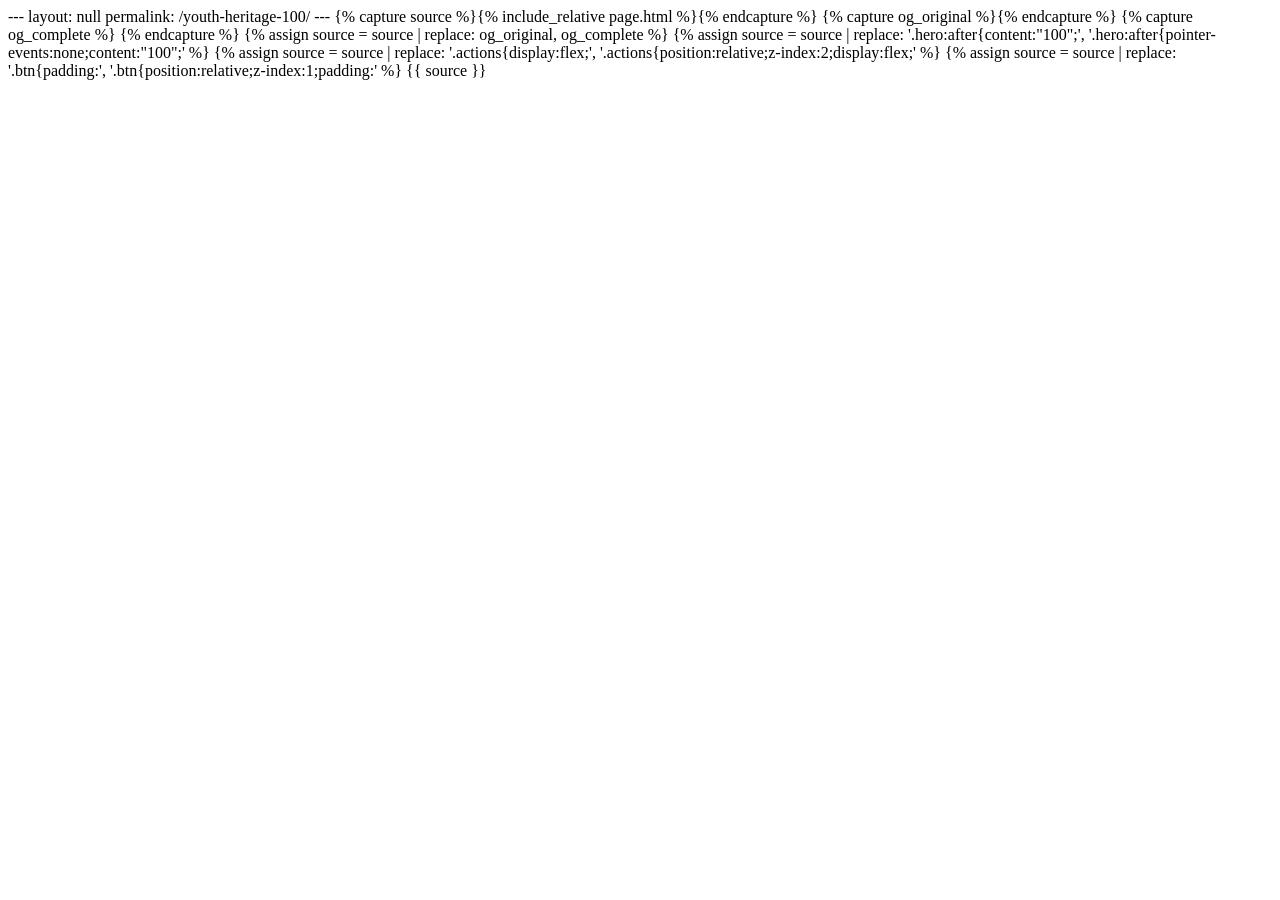
<file: pub/youth-heritage-100/index.html>
<!doctype html><html lang="zh-CN"><head><meta charset="utf-8"><meta name="viewport" content="width=device-width,initial-scale=1"><meta http-equiv="refresh" content="0;url=/youth-heritage-100/"><link rel="canonical" href="https://enxpower.com/youth-heritage-100/"><title>正在进入青年非遗100</title><script>location.replace('/youth-heritage-100/'+location.search+location.hash)</script></head><body style="margin:0;min-height:100vh;display:grid;place-items:center;background:#f4f0e8;color:#171815;font-family:system-ui,sans-serif"><p>正在进入“青年非遗100”项目页面……</p></body></html>
</file>
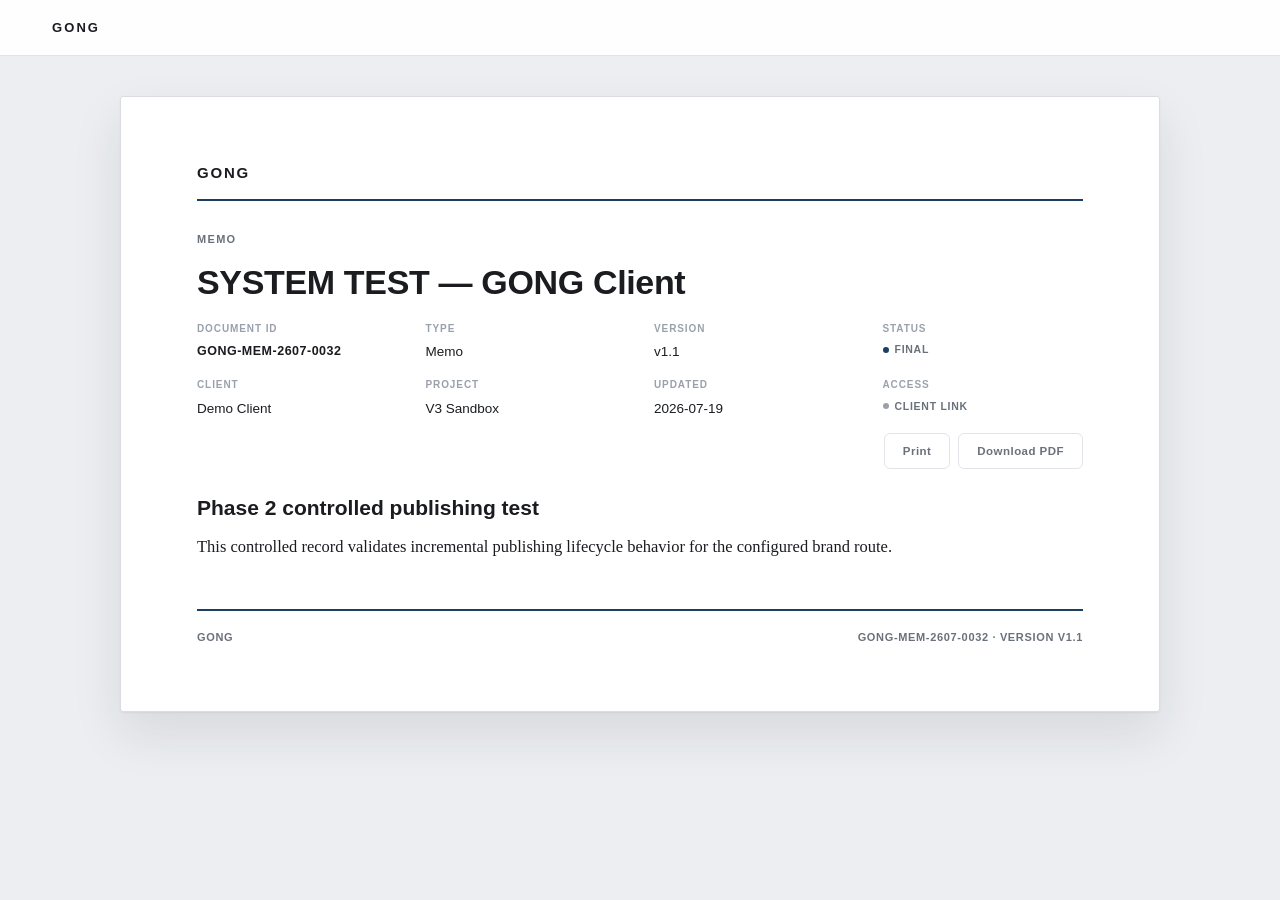
<file: gong-docs/clients/175e8db08a67f7d8/index.html>
<!doctype html>
<html lang="en">
  <head>
    <meta charset="utf-8">
    <meta name="viewport" content="width=device-width, initial-scale=1">
    <meta name="robots" content="noindex, nofollow">
    <title>SYSTEM TEST — GONG Client — GONG-MEM-2607-0032</title>
    <link rel="icon" type="image/svg+xml" href="../../assets/gong-favicon.svg">
    <meta name="description" content="This controlled record validates incremental publishing lifecycle behavior for the configured brand route.">
    <meta property="og:type" content="article">
    <meta property="og:title" content="SYSTEM TEST — GONG Client">
    <meta property="og:description" content="This controlled record validates incremental publishing lifecycle behavior for the configured brand route.">
    <meta property="og:image" content="https://enxpower.com/gong-docs/assets/gong-share-preview.png">
    <meta property="og:image:width" content="1200">
    <meta property="og:image:height" content="630">
    <meta name="twitter:card" content="summary_large_image">
    <meta name="twitter:title" content="SYSTEM TEST — GONG Client">
    <meta name="twitter:description" content="This controlled record validates incremental publishing lifecycle behavior for the configured brand route.">
    <meta name="twitter:image" content="https://enxpower.com/gong-docs/assets/gong-share-preview.png">
    <link rel="stylesheet" href="../../assets/css/screen.css">
    <link rel="stylesheet" href="../../assets/css/print.css" media="print">
  </head>
  <body>
    <header class="site-topbar no-print"><span class="topbar-brand">GONG</span></header>
    <main class="document">
      <header class="document-masthead">
        <div class="masthead-row">
          <div class="masthead-brand">GONG</div>
          
        </div>
      </header>
      <section class="document-title-block">
        <p class="document-kicker">Memo</p>
        <h1>SYSTEM TEST — GONG Client</h1>
      </section>
      <div class="document-meta-grid" aria-label="Document metadata"><div class="meta-item"><span class="meta-label">Document ID</span><span class="meta-value meta-value--id">GONG-MEM-2607-0032</span></div><div class="meta-item"><span class="meta-label">Type</span><span class="meta-value">Memo</span></div><div class="meta-item"><span class="meta-label">Version</span><span class="meta-value">v1.1</span></div><div class="meta-item"><span class="meta-label">Status</span><span class="tag status-final">Final</span></div><div class="meta-item"><span class="meta-label">Client</span><span class="meta-value">Demo Client</span></div><div class="meta-item"><span class="meta-label">Project</span><span class="meta-value">V3 Sandbox</span></div><div class="meta-item"><span class="meta-label">Updated</span><span class="meta-value">2026-07-19</span></div><div class="meta-item"><span class="meta-label">Access</span><span class="tag is-client-link">Client Link</span></div></div>
      <div class="document-actions no-print">
        <button type="button" class="action-btn" onclick="window.print()" title="Print this document using your browser" aria-label="Print this document">Print</button><a href="../../pdf/GONG-MEM-2607-0032.pdf" class="action-btn action-btn--download-pdf" title="Download pre-generated PDF" aria-label="Download PDF" download>Download PDF</a>
      </div>
      
      <section class="document-content">
        <h2 id="sec-1-phase-2-controlled-publishing-test">Phase 2 controlled publishing test</h2>
<p>This controlled record validates incremental publishing lifecycle behavior for the configured brand route.</p>
      </section>
      <footer class="document-footer">
        <div class="footer-row">
          <span class="footer-brand">GONG</span>
          <span class="footer-ref">GONG-MEM-2607-0032 · Version v1.1</span>
        </div>
      </footer>
    </main>
  </body>
</html>
</file>
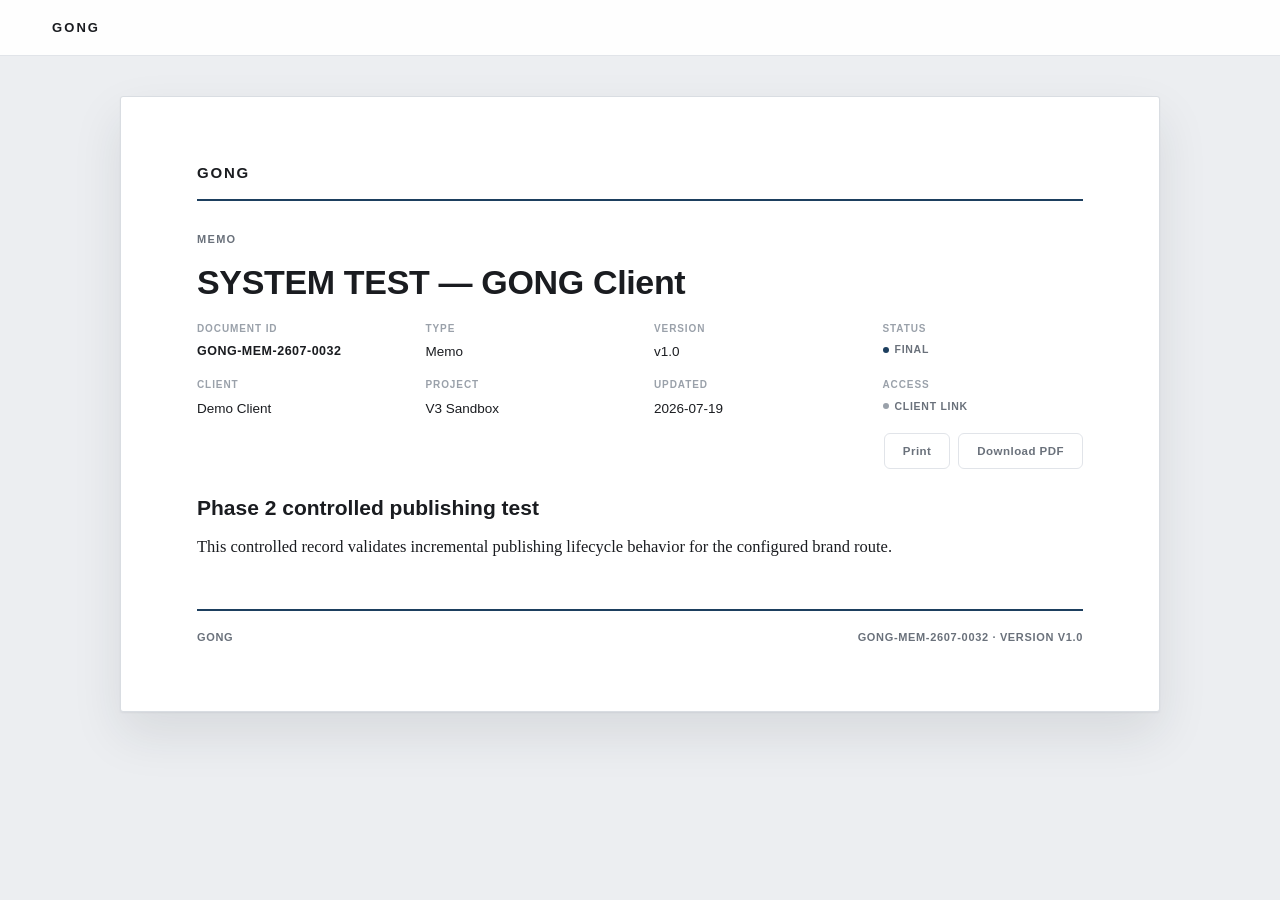
<file: gong-docs/clients/INVALIDTOKEN/index.html>
<!doctype html>
<html lang="en">
  <head>
    <meta charset="utf-8">
    <meta name="viewport" content="width=device-width, initial-scale=1">
    <meta name="robots" content="noindex, nofollow">
    <title>SYSTEM TEST — GONG Client — GONG-MEM-2607-0032</title>
    <link rel="icon" type="image/svg+xml" href="../../assets/gong-favicon.svg">
    <meta name="description" content="This controlled record validates incremental publishing lifecycle behavior for the configured brand route.">
    <meta property="og:type" content="article">
    <meta property="og:title" content="SYSTEM TEST — GONG Client">
    <meta property="og:description" content="This controlled record validates incremental publishing lifecycle behavior for the configured brand route.">
    <meta property="og:image" content="https://enxpower.com/gong-docs/assets/gong-share-preview.png">
    <meta property="og:image:width" content="1200">
    <meta property="og:image:height" content="630">
    <meta name="twitter:card" content="summary_large_image">
    <meta name="twitter:title" content="SYSTEM TEST — GONG Client">
    <meta name="twitter:description" content="This controlled record validates incremental publishing lifecycle behavior for the configured brand route.">
    <meta name="twitter:image" content="https://enxpower.com/gong-docs/assets/gong-share-preview.png">
    <link rel="stylesheet" href="../../assets/css/screen.css">
    <link rel="stylesheet" href="../../assets/css/print.css" media="print">
  </head>
  <body>
    <header class="site-topbar no-print"><span class="topbar-brand">GONG</span></header>
    <main class="document">
      <header class="document-masthead">
        <div class="masthead-row">
          <div class="masthead-brand">GONG</div>
          
        </div>
      </header>
      <section class="document-title-block">
        <p class="document-kicker">Memo</p>
        <h1>SYSTEM TEST — GONG Client</h1>
      </section>
      <div class="document-meta-grid" aria-label="Document metadata"><div class="meta-item"><span class="meta-label">Document ID</span><span class="meta-value meta-value--id">GONG-MEM-2607-0032</span></div><div class="meta-item"><span class="meta-label">Type</span><span class="meta-value">Memo</span></div><div class="meta-item"><span class="meta-label">Version</span><span class="meta-value">v1.0</span></div><div class="meta-item"><span class="meta-label">Status</span><span class="tag status-final">Final</span></div><div class="meta-item"><span class="meta-label">Client</span><span class="meta-value">Demo Client</span></div><div class="meta-item"><span class="meta-label">Project</span><span class="meta-value">V3 Sandbox</span></div><div class="meta-item"><span class="meta-label">Updated</span><span class="meta-value">2026-07-19</span></div><div class="meta-item"><span class="meta-label">Access</span><span class="tag is-client-link">Client Link</span></div></div>
      <div class="document-actions no-print">
        <button type="button" class="action-btn" onclick="window.print()" title="Print this document using your browser" aria-label="Print this document">Print</button><a href="../../pdf/GONG-MEM-2607-0032.pdf" class="action-btn action-btn--download-pdf" title="Download pre-generated PDF" aria-label="Download PDF" download>Download PDF</a>
      </div>
      
      <section class="document-content">
        <h2 id="sec-1-phase-2-controlled-publishing-test">Phase 2 controlled publishing test</h2>
<p>This controlled record validates incremental publishing lifecycle behavior for the configured brand route.</p>
      </section>
      <footer class="document-footer">
        <div class="footer-row">
          <span class="footer-brand">GONG</span>
          <span class="footer-ref">GONG-MEM-2607-0032 · Version v1.0</span>
        </div>
      </footer>
    </main>
  </body>
</html>
</file>
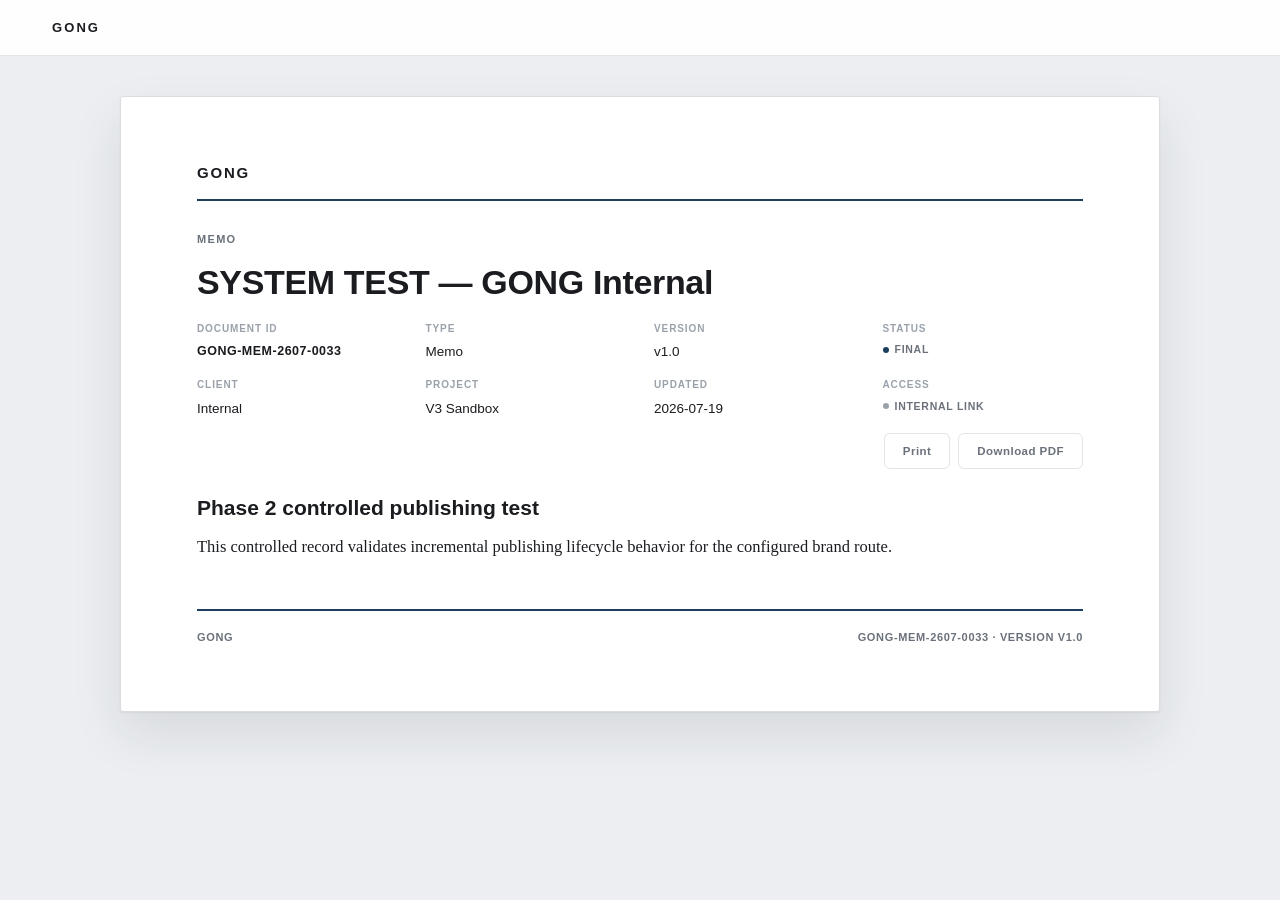
<file: gong-docs/internal/512717050a45997b/index.html>
<!doctype html>
<html lang="en">
  <head>
    <meta charset="utf-8">
    <meta name="viewport" content="width=device-width, initial-scale=1">
    <meta name="robots" content="noindex, nofollow">
    <title>SYSTEM TEST — GONG Internal — GONG-MEM-2607-0033</title>
    <link rel="icon" type="image/svg+xml" href="../../assets/gong-favicon.svg">
    <meta name="description" content="This controlled record validates incremental publishing lifecycle behavior for the configured brand route.">
    <meta property="og:type" content="article">
    <meta property="og:title" content="SYSTEM TEST — GONG Internal">
    <meta property="og:description" content="This controlled record validates incremental publishing lifecycle behavior for the configured brand route.">
    <meta property="og:image" content="https://enxpower.com/gong-docs/assets/gong-share-preview.png">
    <meta property="og:image:width" content="1200">
    <meta property="og:image:height" content="630">
    <meta name="twitter:card" content="summary_large_image">
    <meta name="twitter:title" content="SYSTEM TEST — GONG Internal">
    <meta name="twitter:description" content="This controlled record validates incremental publishing lifecycle behavior for the configured brand route.">
    <meta name="twitter:image" content="https://enxpower.com/gong-docs/assets/gong-share-preview.png">
    <link rel="stylesheet" href="../../assets/css/screen.css">
    <link rel="stylesheet" href="../../assets/css/print.css" media="print">
  </head>
  <body>
    <header class="site-topbar no-print"><span class="topbar-brand">GONG</span></header>
    <main class="document">
      <header class="document-masthead">
        <div class="masthead-row">
          <div class="masthead-brand">GONG</div>
          
        </div>
      </header>
      <section class="document-title-block">
        <p class="document-kicker">Memo</p>
        <h1>SYSTEM TEST — GONG Internal</h1>
      </section>
      <div class="document-meta-grid" aria-label="Document metadata"><div class="meta-item"><span class="meta-label">Document ID</span><span class="meta-value meta-value--id">GONG-MEM-2607-0033</span></div><div class="meta-item"><span class="meta-label">Type</span><span class="meta-value">Memo</span></div><div class="meta-item"><span class="meta-label">Version</span><span class="meta-value">v1.0</span></div><div class="meta-item"><span class="meta-label">Status</span><span class="tag status-final">Final</span></div><div class="meta-item"><span class="meta-label">Client</span><span class="meta-value">Internal</span></div><div class="meta-item"><span class="meta-label">Project</span><span class="meta-value">V3 Sandbox</span></div><div class="meta-item"><span class="meta-label">Updated</span><span class="meta-value">2026-07-19</span></div><div class="meta-item"><span class="meta-label">Access</span><span class="tag is-internal-link">Internal Link</span></div></div>
      <div class="document-actions no-print">
        <button type="button" class="action-btn" onclick="window.print()" title="Print this document using your browser" aria-label="Print this document">Print</button><a href="../../pdf/GONG-MEM-2607-0033.pdf" class="action-btn action-btn--download-pdf" title="Download pre-generated PDF" aria-label="Download PDF" download>Download PDF</a>
      </div>
      
      <section class="document-content">
        <h2 id="sec-1-phase-2-controlled-publishing-test">Phase 2 controlled publishing test</h2>
<p>This controlled record validates incremental publishing lifecycle behavior for the configured brand route.</p>
      </section>
      <footer class="document-footer">
        <div class="footer-row">
          <span class="footer-brand">GONG</span>
          <span class="footer-ref">GONG-MEM-2607-0033 · Version v1.0</span>
        </div>
      </footer>
    </main>
  </body>
</html>
</file>
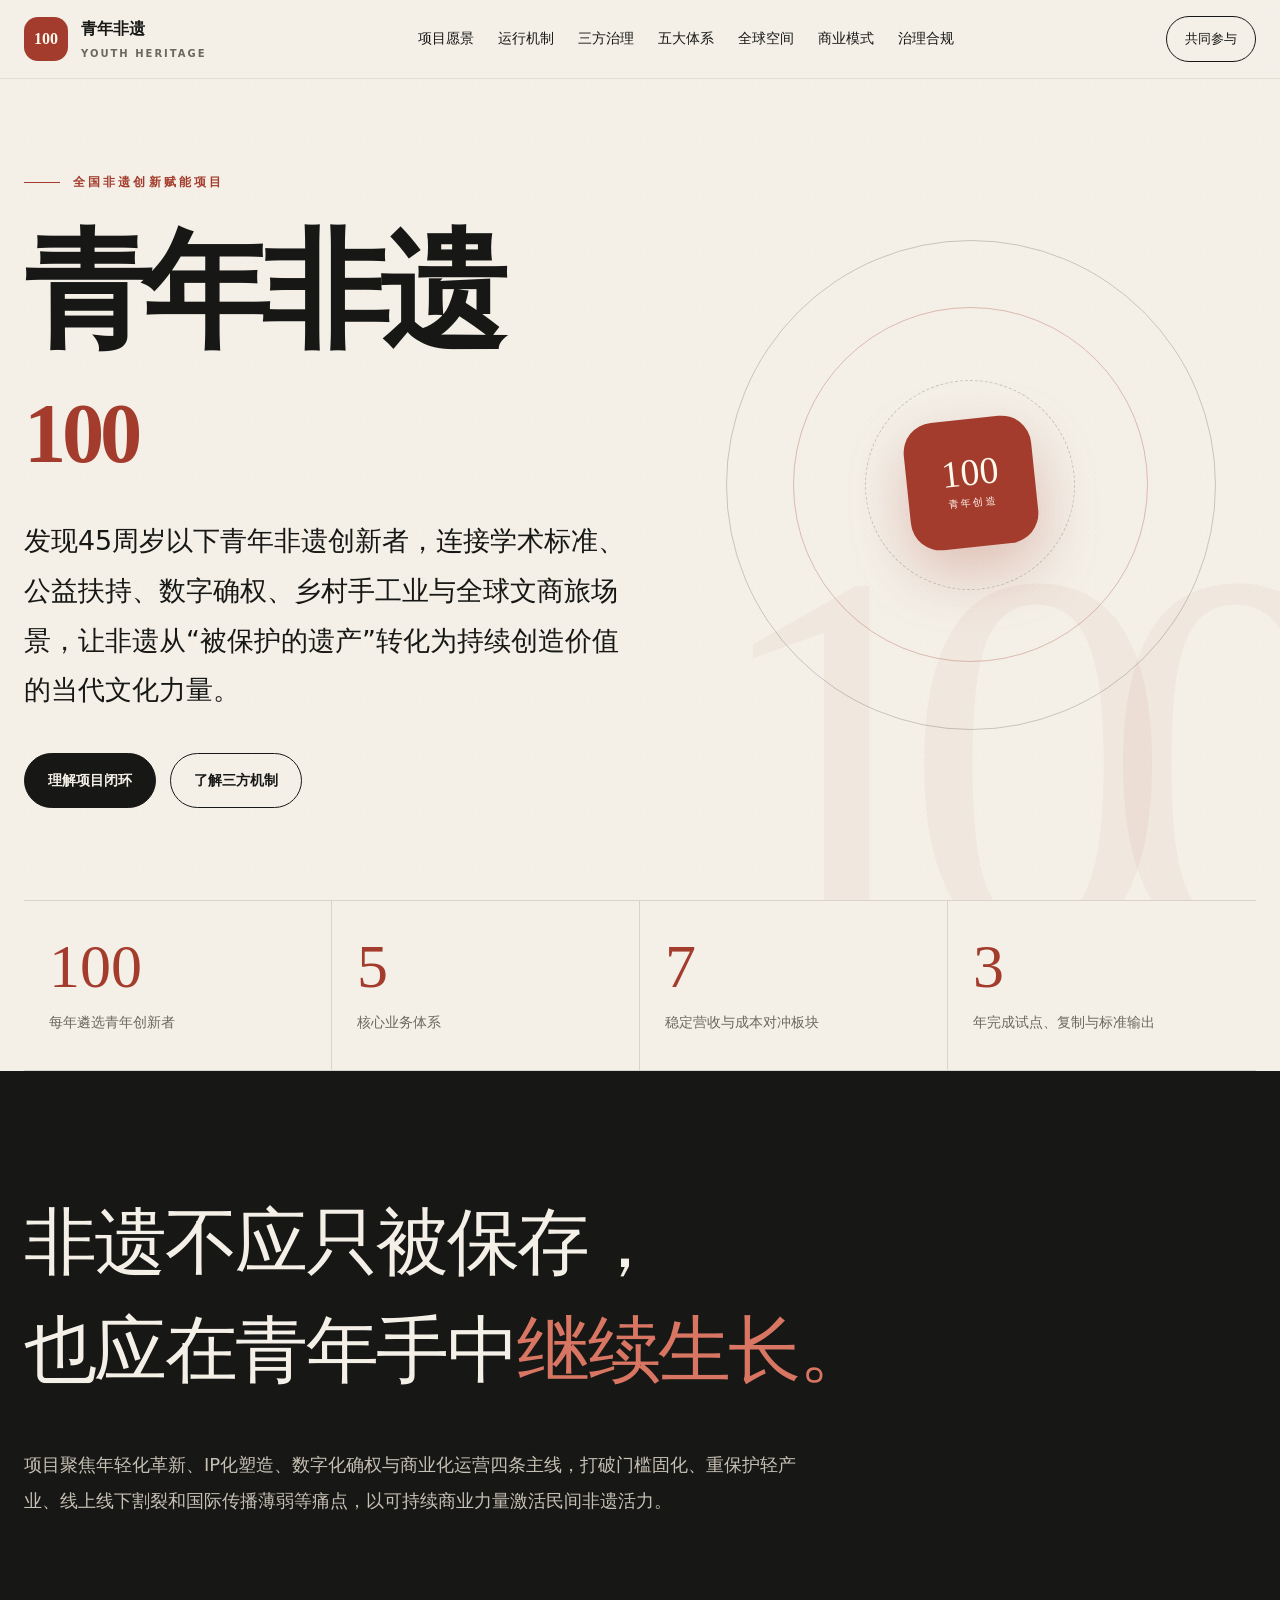
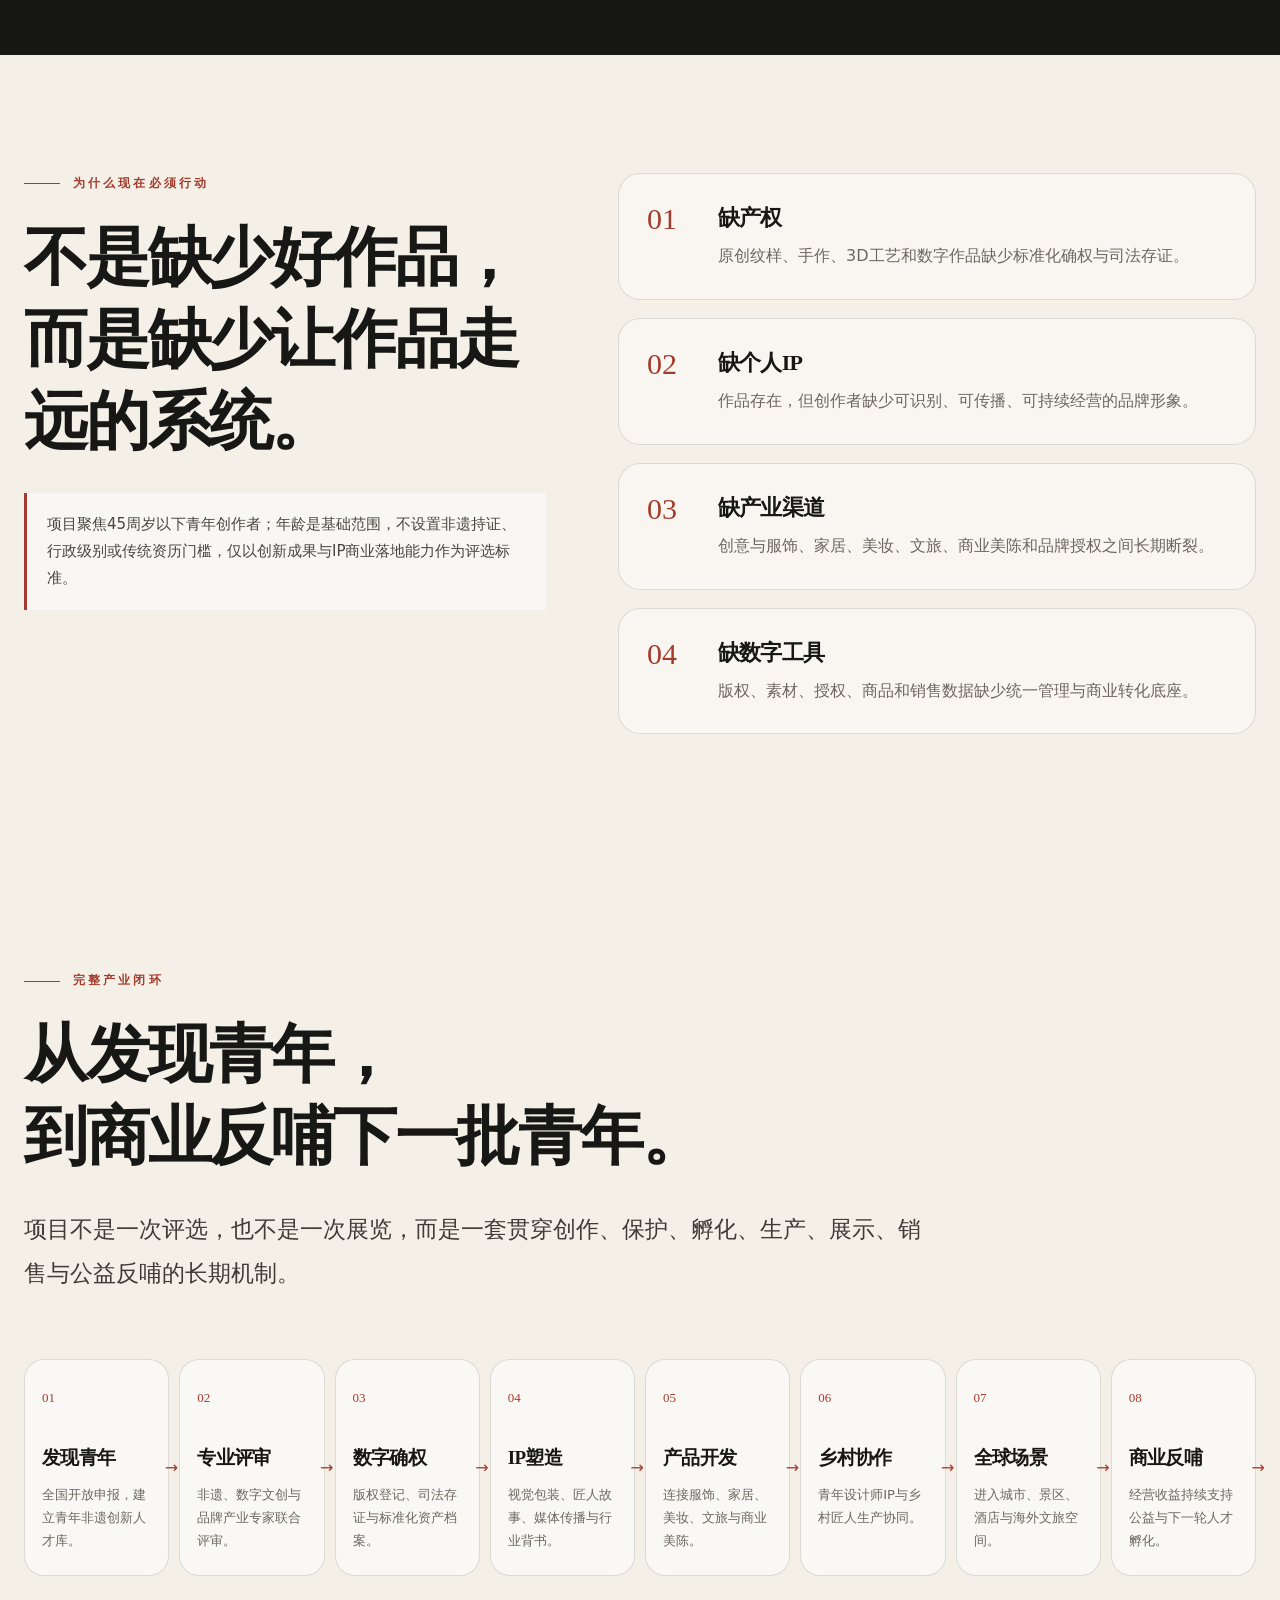
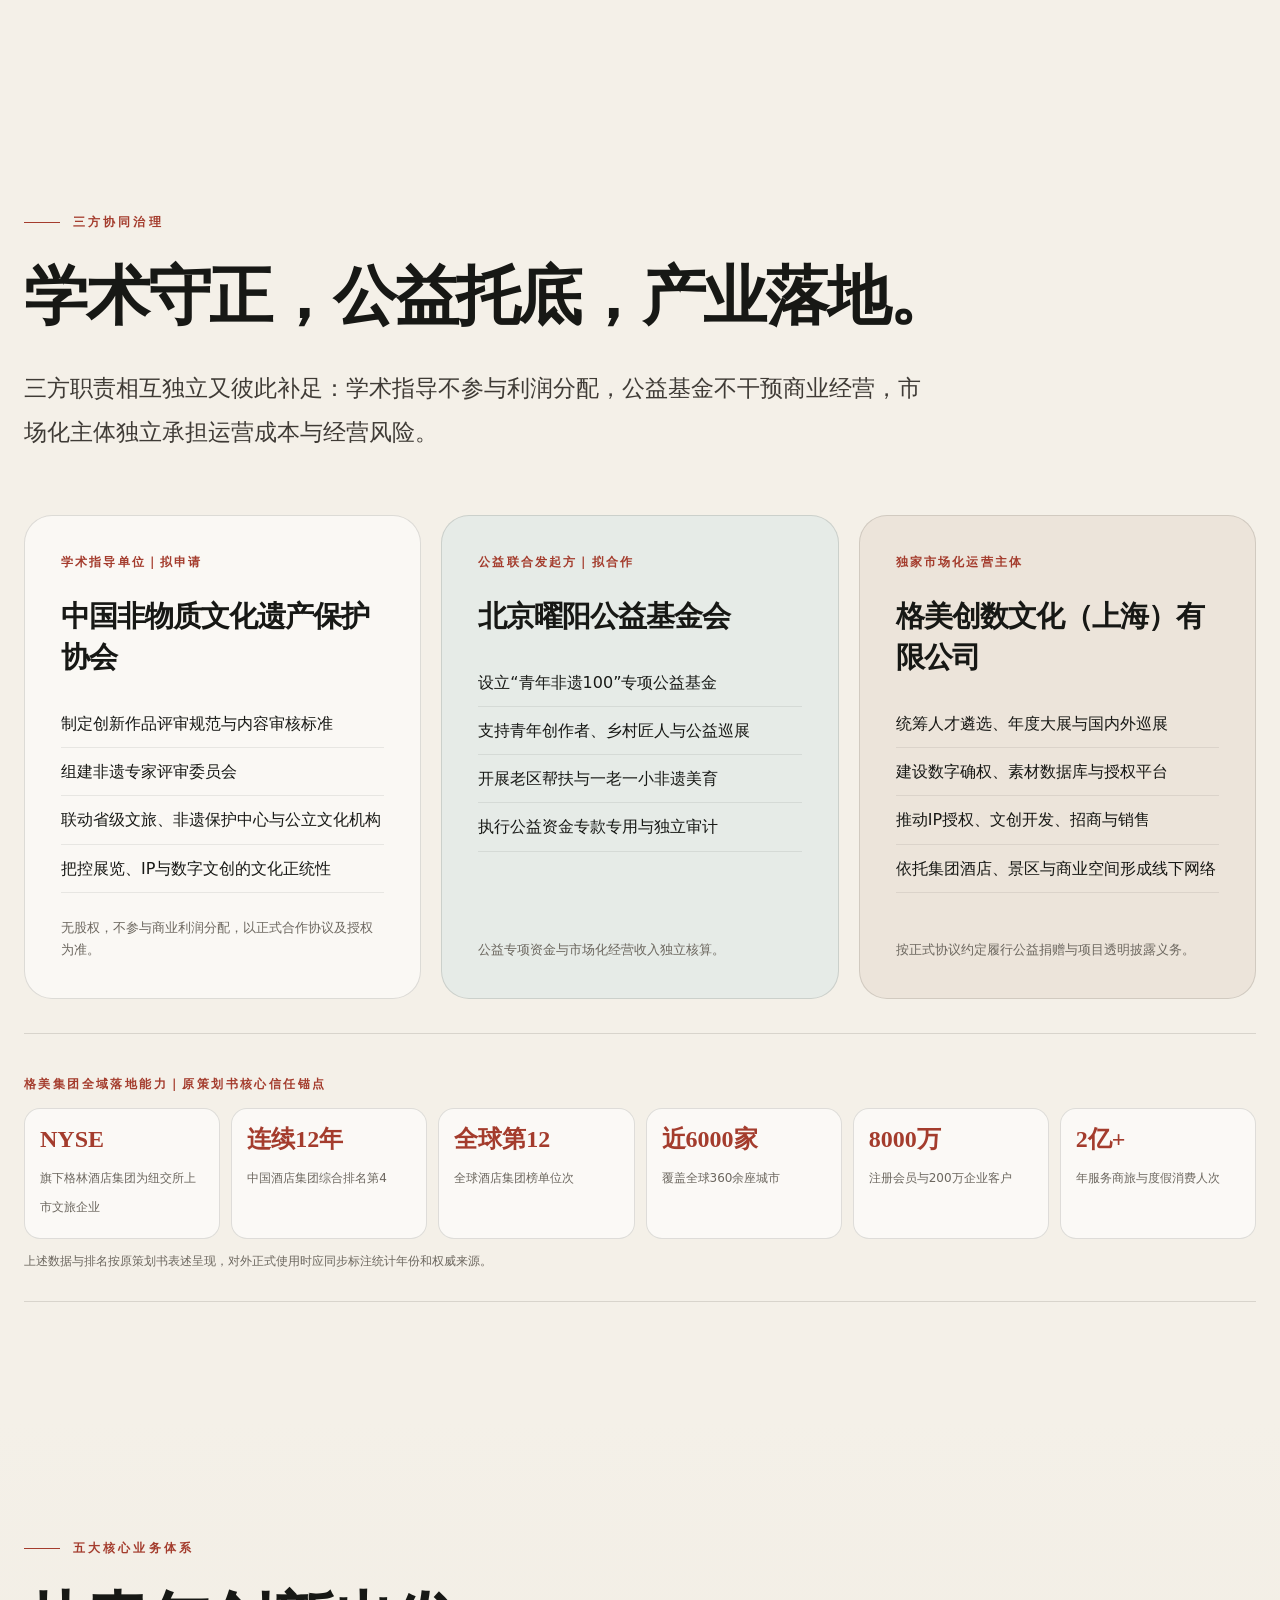
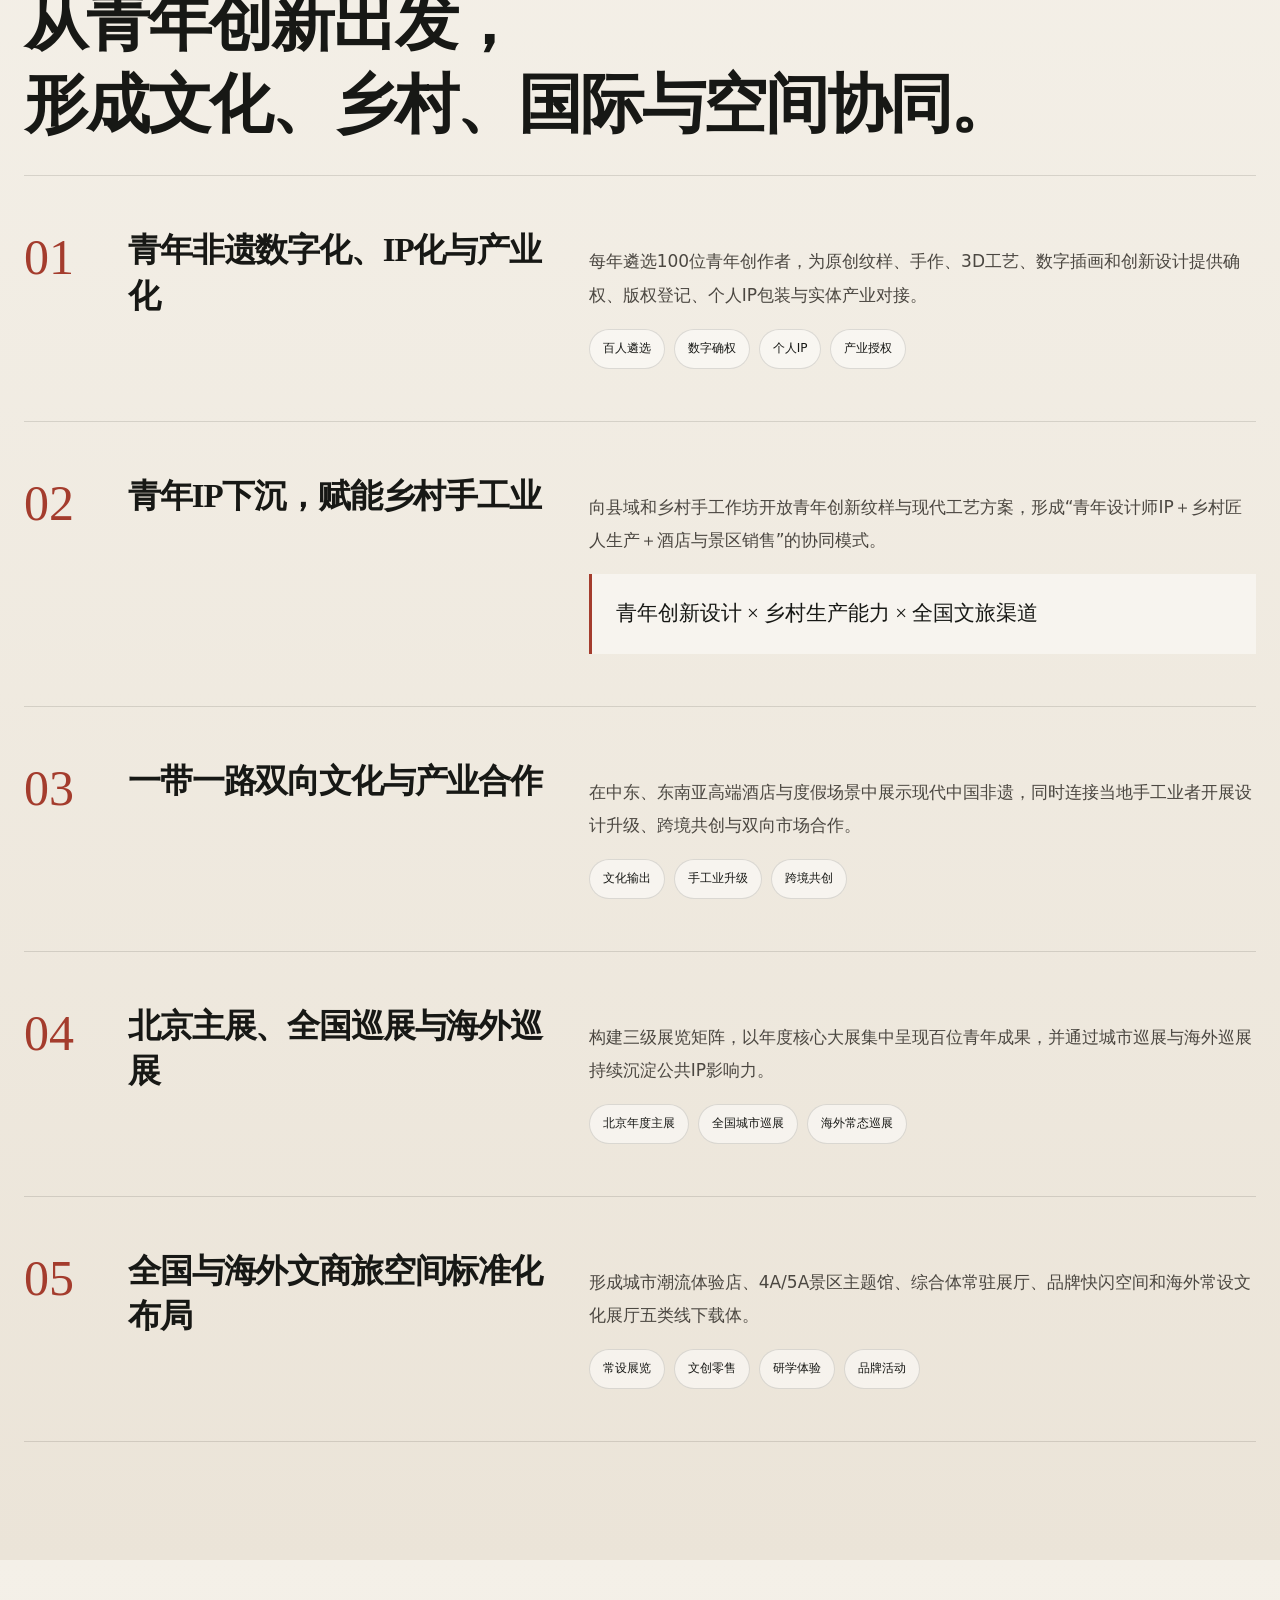
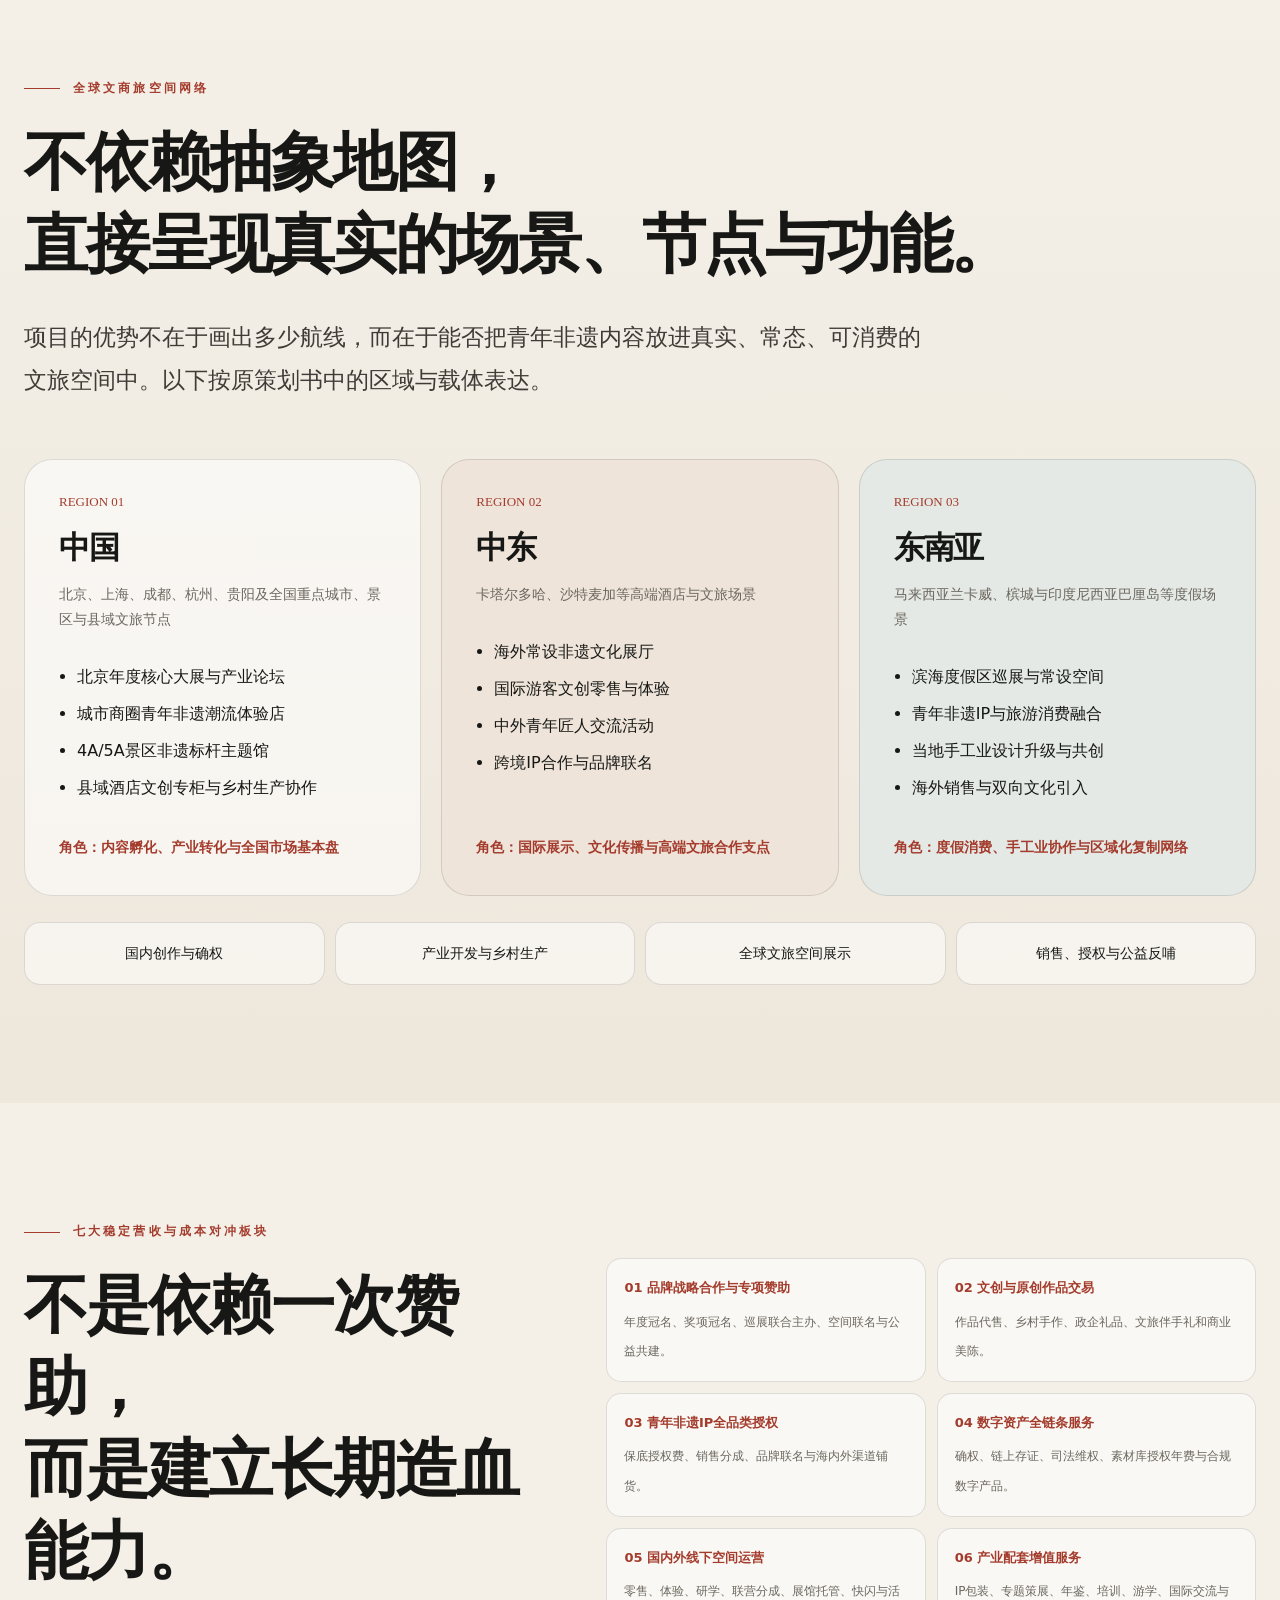
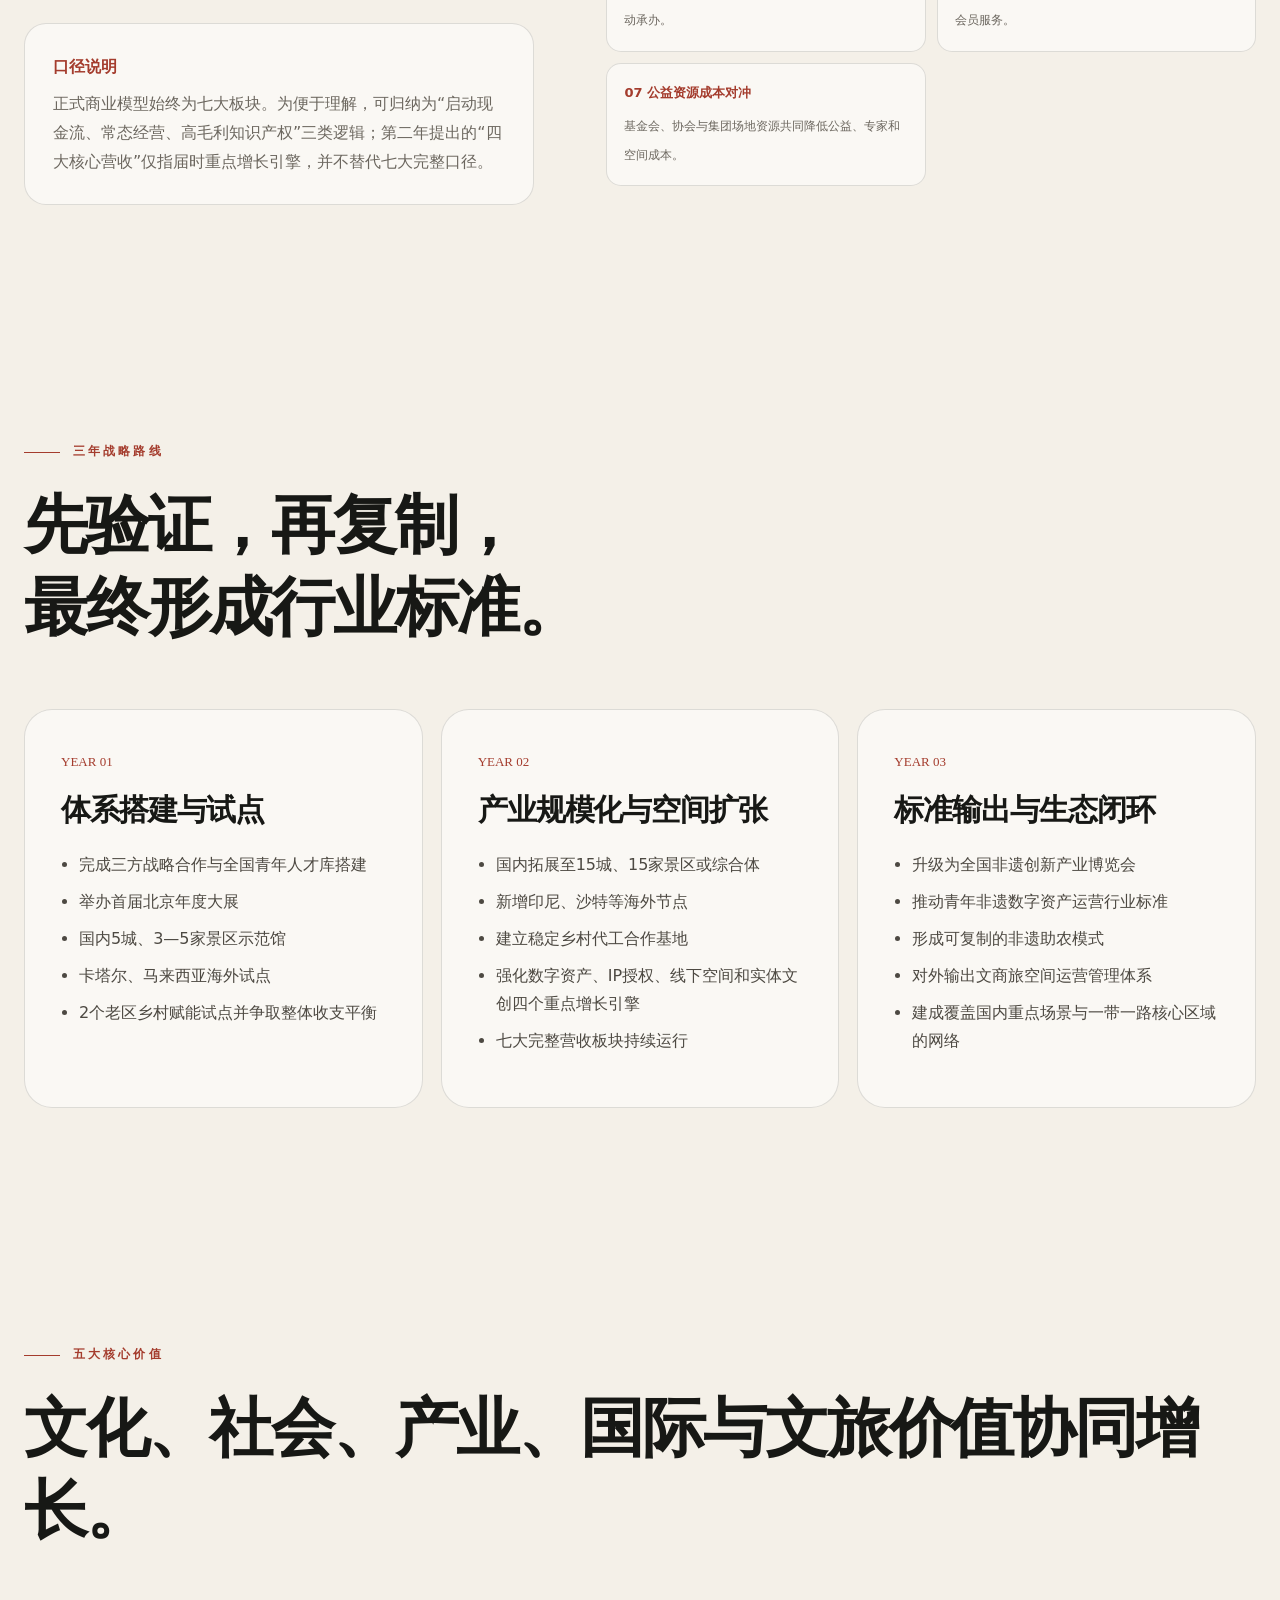
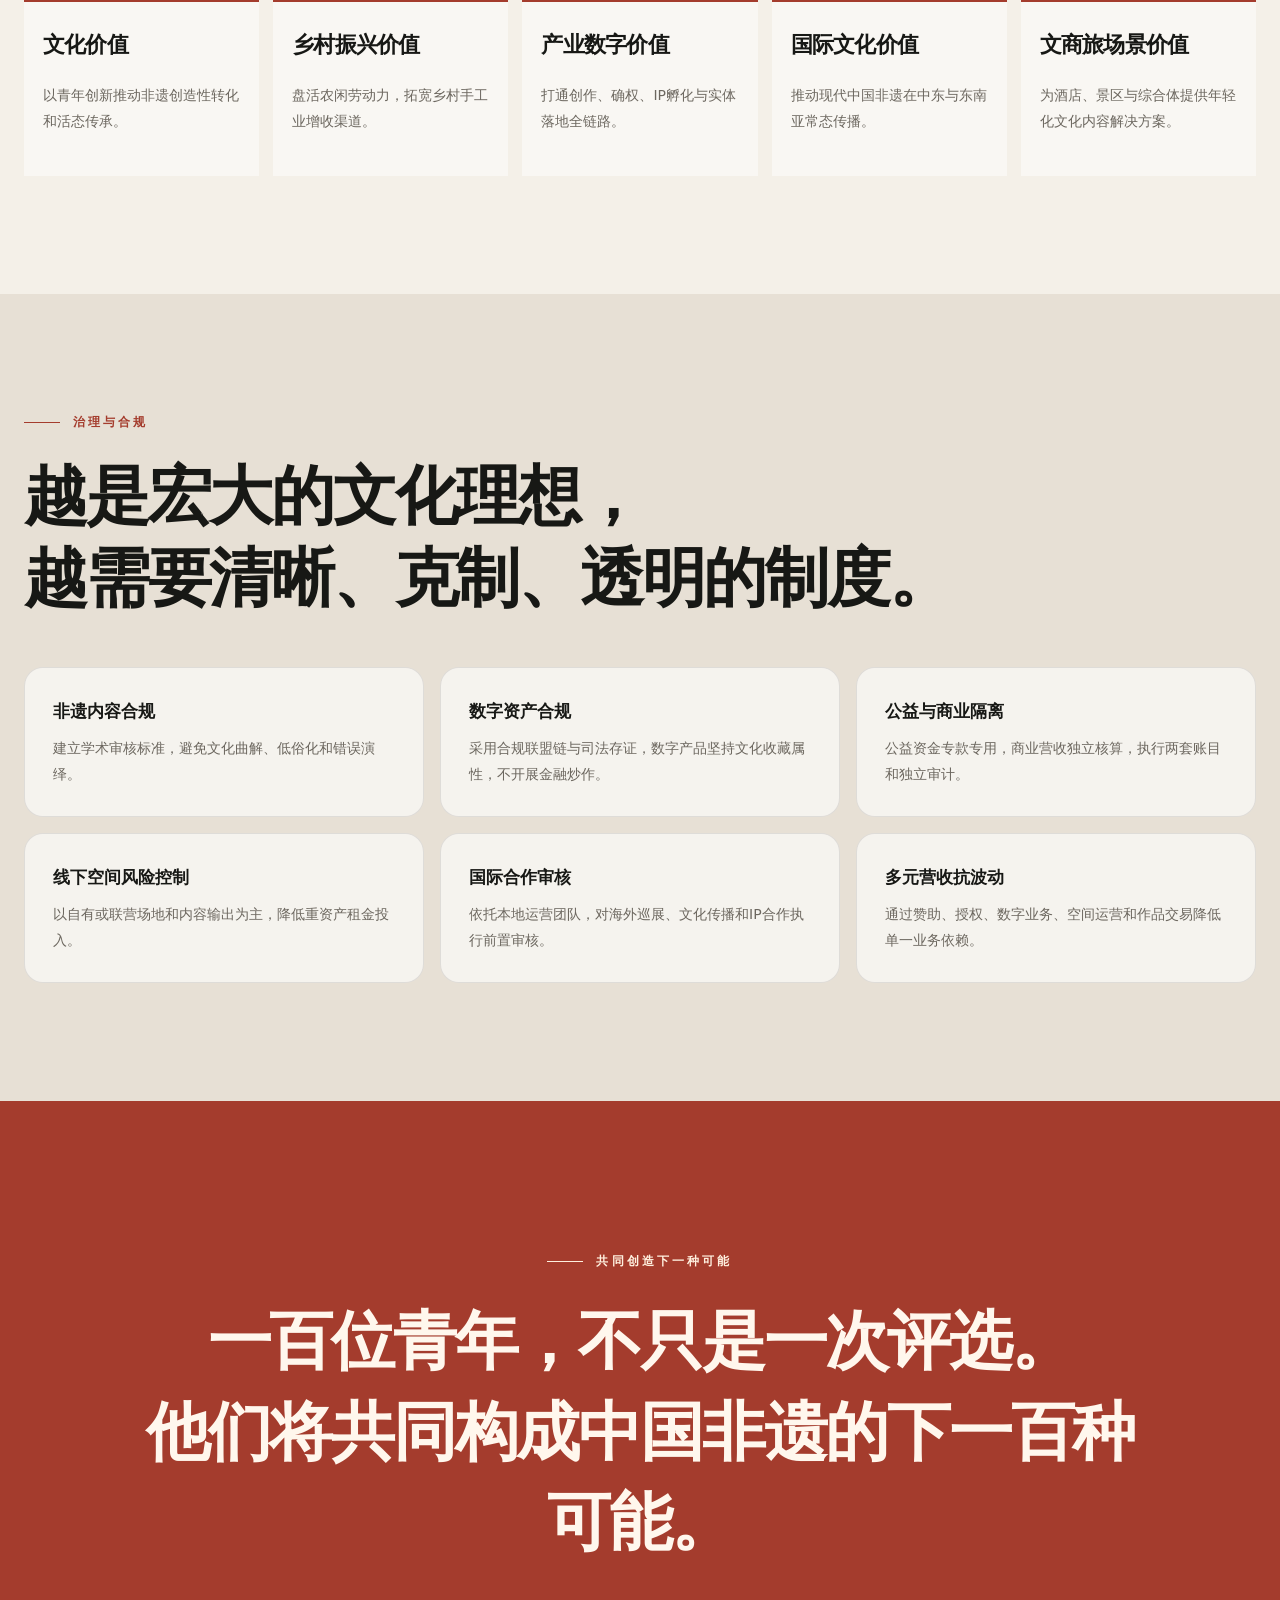
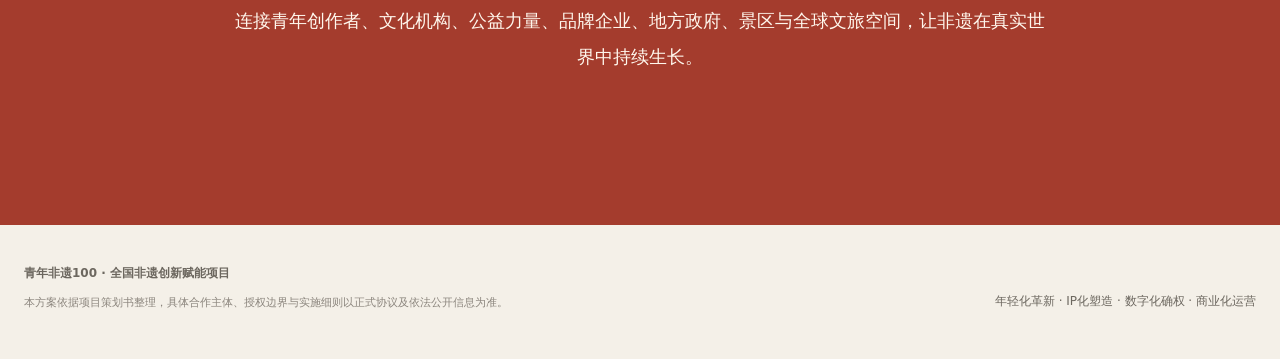
<file: youth-heritage-100/page.html>
<!doctype html>
<html lang="zh-CN">
<head>
<meta charset="utf-8">
<meta name="viewport" content="width=device-width,initial-scale=1,viewport-fit=cover">
<meta name="theme-color" content="#f4f0e8">
<meta name="description" content="青年非遗100全国非遗创新赋能项目：以学术权威、公益责任、数字技术和全球文旅场景，推动青年非遗创新、乡村手工业振兴与国际文化合作。">
<meta property="og:type" content="website">
<meta property="og:locale" content="zh_CN">
<meta property="og:title" content="青年非遗100｜让青年创造，成为非遗的下一种生命">
<meta property="og:description" content="发现青年非遗创新者，连接数字确权、IP孵化、乡村手工业与全球文商旅场景。">
<meta property="og:image" content="https://enxpower.com/youth-heritage-100/og-image.png">
<meta property="og:url" content="https://enxpower.com/youth-heritage-100/">
<meta name="twitter:card" content="summary_large_image">
<meta name="twitter:image" content="https://enxpower.com/youth-heritage-100/og-image.png">
<title>青年非遗100｜全国非遗创新赋能项目</title>
<link rel="icon" href='data:image/svg+xml,<svg xmlns="http://www.w3.org/2000/svg" viewBox="0 0 64 64"><rect width="64" height="64" rx="14" fill="%23a43c2d"/><text x="32" y="41" text-anchor="middle" font-size="25" font-family="serif" fill="white">100</text></svg>'>
<style>
:root{--paper:#f4f0e8;--paper2:#ebe4d8;--ink:#171815;--muted:#6c675f;--red:#a43c2d;--green:#61766a;--line:rgba(23,24,21,.13);--max:1240px}
*{box-sizing:border-box}html{scroll-behavior:smooth;overflow-x:hidden}body{margin:0;background:var(--paper);color:var(--ink);font-family:"PingFang SC","Microsoft YaHei",system-ui,sans-serif;line-height:1.82;overflow-x:hidden}body:before{content:"";position:fixed;inset:0;pointer-events:none;opacity:.15;background-image:radial-gradient(rgba(40,32,24,.13) .7px,transparent .7px);background-size:7px 7px;z-index:30}a{color:inherit;text-decoration:none}.c{width:min(calc(100% - 48px),var(--max));margin:auto}.s{padding:118px 0;position:relative}section[id]{scroll-margin-top:92px}.eye{display:flex;align-items:center;gap:13px;font-size:12px;letter-spacing:.26em;color:var(--red);font-weight:800}.eye:before{content:"";width:36px;height:1px;background:currentColor}h1,h2,h3{font-family:"Songti SC","STSong",serif;font-weight:600;margin-top:0;letter-spacing:-.035em}h2{font-size:clamp(40px,5vw,74px);line-height:1.28;margin:22px 0 30px}h3{font-size:28px;line-height:1.42}.lead{font-size:clamp(18px,2vw,23px);line-height:1.9;max-width:900px;color:#3f3b36}.nav{position:fixed;inset:0 0 auto;z-index:80;background:rgba(244,240,232,.88);backdrop-filter:blur(18px);border-bottom:1px solid rgba(23,24,21,.08)}.ni{height:78px;display:flex;align-items:center;justify-content:space-between}.brand{display:flex;align-items:center;gap:13px;font-weight:700}.mark{width:44px;height:44px;border-radius:14px;background:var(--red);color:#fff8ed;display:grid;place-items:center;font-family:Georgia,serif}.brand small{display:block;font-size:10px;letter-spacing:.2em;color:var(--muted);margin-top:2px}.links{display:flex;gap:24px;font-size:14px}.links a:hover{color:var(--red)}.pill{padding:10px 18px;border:1px solid var(--ink);border-radius:999px;font-size:13px}.menu{display:none;border:0;background:none;font-size:25px}.hero{min-height:100svh;padding:158px 0 78px;display:flex;align-items:center;overflow:hidden;position:relative}.hero:after{content:"100";position:absolute;right:-.04em;bottom:-.24em;font:clamp(260px,42vw,730px)/1 Georgia,serif;color:rgba(164,60,45,.05);letter-spacing:-.13em}.hg{display:grid;grid-template-columns:1.06fr .94fr;gap:72px;align-items:center}.hero h1{font-size:clamp(72px,10vw,145px);line-height:1.02;margin:34px 0 40px;letter-spacing:-.075em}.hero h1 span{display:block;color:var(--red);font-family:Georgia,serif;font-size:.66em;line-height:1;margin-top:.4em;letter-spacing:-.05em}.hero p{font-size:clamp(19px,2.1vw,27px);line-height:1.85;max-width:720px}.actions{display:flex;gap:14px;flex-wrap:wrap;margin-top:38px}.btn{padding:14px 23px;border:1px solid var(--ink);border-radius:999px;font-weight:700;font-size:14px}.btn.primary{background:var(--ink);color:var(--paper)}.art{height:590px;position:relative}.o{position:absolute;border:1px solid rgba(23,24,21,.2);border-radius:50%}.o1{width:490px;height:490px;left:15px;top:45px;animation:spin 30s linear infinite}.o2{width:355px;height:355px;left:82px;top:112px;border-color:rgba(164,60,45,.3);animation:spin 22s linear reverse infinite}.o3{width:210px;height:210px;left:154px;top:185px;border-style:dashed}.seal{position:absolute;left:196px;top:224px;width:128px;height:128px;border-radius:30px;background:var(--red);color:#fff8ed;display:grid;place-items:center;text-align:center;transform:rotate(-6deg);box-shadow:0 24px 60px rgba(164,60,45,.28)}.seal b{font:38px/1 Georgia,serif}.seal small{display:block;font-size:10px;letter-spacing:.25em}@keyframes spin{to{transform:rotate(360deg)}}.stats{display:grid;grid-template-columns:repeat(4,1fr);border-block:1px solid var(--line)}.stat{padding:34px 25px;border-right:1px solid var(--line)}.stat:last-child{border:0}.stat b{display:block;font:clamp(36px,5vw,62px)/1 Georgia,serif;color:var(--red);margin-bottom:10px}.stat span{font-size:14px;color:var(--muted)}.dark{background:var(--ink);color:var(--paper)}.dark blockquote{font:clamp(38px,5.7vw,80px)/1.48 "Songti SC",serif;margin:0;max-width:1100px;letter-spacing:-.035em}.dark em{font-style:normal;color:#d87563}.dark p{color:#c7c0b5;max-width:780px;font-size:18px;line-height:2;margin-top:42px}.problems{display:grid;grid-template-columns:.9fr 1.1fr;gap:72px}.plist{display:grid;gap:18px}.problem{padding:28px;border:1px solid var(--line);border-radius:22px;background:rgba(255,255,255,.42);display:grid;grid-template-columns:54px 1fr;gap:17px}.problem b{font:30px Georgia,serif;color:var(--red)}.problem h3{font-size:22px;margin:0 0 8px}.problem p{margin:0;color:var(--muted);line-height:1.85}.age-note{margin-top:20px;padding:18px 20px;border-left:3px solid var(--red);background:rgba(255,255,255,.45);font-size:15px;color:#4a453f}.loop{display:grid;grid-template-columns:repeat(8,1fr);gap:10px;margin-top:64px}.step{min-height:190px;padding:22px 17px;border:1px solid var(--line);border-radius:20px;background:rgba(255,255,255,.5);position:relative}.step i{font:13px Georgia,serif;color:var(--red)}.step h3{font-size:19px;margin:34px 0 12px}.step p{font-size:13px;color:var(--muted);margin:0;line-height:1.75}.step:after{content:"→";position:absolute;right:-10px;top:43%;color:var(--red)}.gov{display:grid;grid-template-columns:repeat(3,1fr);gap:20px;margin-top:60px}.gc{padding:36px;border:1px solid var(--line);border-radius:28px;background:rgba(255,255,255,.5);min-height:460px;display:flex;flex-direction:column}.gc:nth-child(2){background:#e6ebe7}.gc:nth-child(3){background:#ece4da}.tag{font-size:12px;letter-spacing:.18em;color:var(--red);font-weight:800}.gc h3{font-size:29px;margin:22px 0}.gc ul{list-style:none;margin:0;padding:0}.gc li{padding:10px 0;border-bottom:1px solid rgba(23,24,21,.08);line-height:1.7}.gc small{margin-top:auto;padding-top:24px;color:var(--muted);line-height:1.7}.proofbar{margin-top:34px;padding:28px 0;border-block:1px solid var(--line)}.proofbar>p{font-size:12px;letter-spacing:.2em;color:var(--red);font-weight:800}.proofs{display:grid;grid-template-columns:repeat(6,1fr);gap:11px}.proof{padding:18px 15px;border:1px solid var(--line);border-radius:16px;background:rgba(255,255,255,.62)}.proof b{display:block;font:700 24px/1.08 Georgia,serif;color:var(--red);margin-bottom:9px}.proof span{font-size:12px;color:var(--muted);line-height:1.55}.proofnote{font-size:12px;color:var(--muted);margin-top:12px}.systems{background:linear-gradient(var(--paper),var(--paper2))}.sys{display:grid;grid-template-columns:70px .78fr 1.22fr;gap:34px;padding:52px 0;border-top:1px solid var(--line)}.sys:last-child{border-bottom:1px solid var(--line)}.no{font:50px Georgia,serif;color:var(--red)}.sys h3{font-size:33px;margin:0;line-height:1.38}.sys p{font-size:17px;color:#4b4741;line-height:1.95}.chips{display:flex;flex-wrap:wrap;gap:9px}.chip{padding:8px 13px;border:1px solid var(--line);border-radius:999px;font-size:12px;background:rgba(255,255,255,.5)}.formula{padding:22px 24px;border-left:3px solid var(--red);background:rgba(255,255,255,.45);font:21px/1.7 "Songti SC",serif}.network{background:linear-gradient(180deg,var(--paper),#eee7dc)}.network-grid{display:grid;grid-template-columns:repeat(3,1fr);gap:20px;margin-top:56px}.region{padding:34px;border:1px solid var(--line);border-radius:28px;background:rgba(255,255,255,.56);min-height:420px;display:flex;flex-direction:column}.region:nth-child(2){background:#eee4da}.region:nth-child(3){background:#e4e9e5}.region .num{font:13px Georgia,serif;color:var(--red)}.region h3{font-size:31px;margin:16px 0 12px}.region .where{color:var(--muted);font-size:14px;margin-bottom:22px;line-height:1.8}.region ul{padding-left:18px;margin:0}.region li{margin:9px 0;line-height:1.75}.region strong{margin-top:auto;padding-top:24px;color:var(--red);font-size:14px}.network-flow{display:grid;grid-template-columns:repeat(4,1fr);gap:10px;margin-top:26px}.nf{padding:18px;border:1px solid var(--line);border-radius:16px;background:rgba(255,255,255,.5);text-align:center;font-size:14px}.business{display:grid;grid-template-columns:.88fr 1.12fr;gap:72px;align-items:center}.logic{padding:28px;border:1px solid var(--line);border-radius:22px;background:rgba(255,255,255,.5)}.logic b{color:var(--red)}.logic p{margin:8px 0 0;color:var(--muted)}.seven{display:grid;grid-template-columns:1fr 1fr;gap:11px;margin-top:18px}.r7{padding:17px;border:1px solid var(--line);border-radius:15px;background:rgba(255,255,255,.52)}.r7 b{display:block;color:var(--red);font-size:13px;margin-bottom:6px}.r7 span{font-size:12px;color:var(--muted);line-height:1.65}.timeline{display:grid;grid-template-columns:repeat(3,1fr);gap:18px;margin-top:60px}.year{padding:36px;border:1px solid var(--line);border-radius:28px;background:rgba(255,255,255,.52)}.year span{color:var(--red);font:13px Georgia,serif}.year h3{font-size:30px;margin:14px 0 20px}.year ul{padding-left:18px;color:#4d4942}.year li{margin:9px 0;line-height:1.75}.values{display:grid;grid-template-columns:repeat(5,1fr);gap:14px;margin-top:48px}.value{padding:27px 19px;border-top:2px solid var(--red);background:rgba(255,255,255,.45)}.value h3{font-size:22px;line-height:1.45}.value p{font-size:14px;color:var(--muted);line-height:1.85}.trust{background:#e7e0d5}.tg{display:grid;grid-template-columns:repeat(3,1fr);gap:16px;margin-top:48px}.tc{padding:28px;border:1px solid rgba(23,24,21,.1);border-radius:19px;background:rgba(255,255,255,.6)}.tc b{display:block;margin-bottom:9px;font-size:17px}.tc p{margin:0;color:var(--muted);font-size:14px;line-height:1.85}.cta{padding:150px 0;background:var(--red);color:#fff7ed;text-align:center}.cta h2{max-width:1000px;margin:24px auto 34px;line-height:1.42}.cta p{max-width:820px;margin:auto;font-size:18px;line-height:2}.footer{padding:38px 0 46px;font-size:12px;color:var(--muted)}.footer .legal{margin-top:8px;color:#8b857d;font-size:11px}.footergrid{display:flex;justify-content:space-between;gap:24px;align-items:flex-end}
@media(max-width:1000px){.links,.pill{display:none}.menu{display:block}.links.open{display:flex;position:absolute;top:78px;left:0;right:0;padding:22px 24px;background:var(--paper);flex-direction:column}.hg,.problems,.business{grid-template-columns:1fr}.art{display:none}.loop{grid-template-columns:repeat(4,1fr)}.gov,.network-grid{grid-template-columns:1fr}.proofs{grid-template-columns:repeat(3,1fr)}.sys{grid-template-columns:55px 1fr}.sys>div:last-child{grid-column:2}.timeline{grid-template-columns:1fr}.values{grid-template-columns:repeat(2,1fr)}.network-flow{grid-template-columns:1fr 1fr}}
@media(max-width:640px){.c{width:min(calc(100% - 28px),var(--max))}.s{padding:88px 0}.hero{padding-top:132px;min-height:auto}.hero h1{font-size:62px;line-height:1.08;margin-bottom:34px}.hero h1 span{margin-top:.48em}.hero p{line-height:1.95}.stats{grid-template-columns:1fr 1fr}.stat:nth-child(2){border-right:0}h2{font-size:42px;line-height:1.36;margin:24px 0 32px}.dark blockquote{font-size:42px;line-height:1.55}.dark p{font-size:17px;line-height:2.05}.loop{grid-template-columns:1fr 1fr}.proofs{grid-template-columns:1fr 1fr}.seven,.tg{grid-template-columns:1fr}.network-flow{grid-template-columns:1fr}.values{grid-template-columns:1fr}.sys{grid-template-columns:42px 1fr;gap:16px;padding:44px 0}.no{font-size:36px}.sys h3{font-size:29px;line-height:1.5}.sys p{line-height:2}.region{padding:28px;min-height:0}.region h3{font-size:29px;line-height:1.45}.year{padding:30px}.year h3{line-height:1.45}.cta{padding:118px 0}.cta h2{font-size:41px;line-height:1.5}.cta p{font-size:17px;line-height:2.05}.footergrid{display:block}.footergrid>div+div{margin-top:16px}.problem{padding:24px}.gc{padding:30px}.proof b{font-size:21px}}
@media(prefers-reduced-motion:reduce){*{animation:none!important;scroll-behavior:auto!important}}
</style>
</head>
<body>
<nav class="nav"><div class="c ni"><a class="brand" href="#top"><span class="mark">100</span><span>青年非遗<small>YOUTH HERITAGE</small></span></a><div class="links" id="links"><a href="#vision">项目愿景</a><a href="#model">运行机制</a><a href="#governance">三方治理</a><a href="#systems">五大体系</a><a href="#space">全球空间</a><a href="#business">商业模式</a><a href="#trust">治理合规</a></div><a class="pill" href="#join">共同参与</a><button class="menu" aria-label="打开导航" onclick="document.getElementById('links').classList.toggle('open')">☰</button></div></nav>
<main>
<section class="hero" id="top"><div class="c hg"><div><div class="eye">全国非遗创新赋能项目</div><h1>青年非遗<span>100</span></h1><p>发现45周岁以下青年非遗创新者，连接学术标准、公益扶持、数字确权、乡村手工业与全球文商旅场景，让非遗从“被保护的遗产”转化为持续创造价值的当代文化力量。</p><div class="actions"><a class="btn primary" href="#model">理解项目闭环</a><a class="btn" href="#governance">了解三方机制</a></div></div><div class="art" aria-hidden="true"><div class="o o1"></div><div class="o o2"></div><div class="o o3"></div><div class="seal"><div><b>100</b><small>青年创造</small></div></div></div></div></section>
<div class="c stats"><div class="stat"><b>100</b><span>每年遴选青年创新者</span></div><div class="stat"><b>5</b><span>核心业务体系</span></div><div class="stat"><b>7</b><span>稳定营收与成本对冲板块</span></div><div class="stat"><b>3</b><span>年完成试点、复制与标准输出</span></div></div>
<section class="s dark" id="vision"><div class="c"><blockquote>非遗不应只被保存，<br>也应在青年手中<em>继续生长。</em></blockquote><p>项目聚焦年轻化革新、IP化塑造、数字化确权与商业化运营四条主线，打破门槛固化、重保护轻产业、线上线下割裂和国际传播薄弱等痛点，以可持续商业力量激活民间非遗活力。</p></div></section>
<section class="s"><div class="c problems"><div><div class="eye">为什么现在必须行动</div><h2>不是缺少好作品，<br>而是缺少让作品走远的系统。</h2><div class="age-note">项目聚焦45周岁以下青年创作者；年龄是基础范围，不设置非遗持证、行政级别或传统资历门槛，仅以创新成果与IP商业落地能力作为评选标准。</div></div><div class="plist"><div class="problem"><b>01</b><div><h3>缺产权</h3><p>原创纹样、手作、3D工艺和数字作品缺少标准化确权与司法存证。</p></div></div><div class="problem"><b>02</b><div><h3>缺个人IP</h3><p>作品存在，但创作者缺少可识别、可传播、可持续经营的品牌形象。</p></div></div><div class="problem"><b>03</b><div><h3>缺产业渠道</h3><p>创意与服饰、家居、美妆、文旅、商业美陈和品牌授权之间长期断裂。</p></div></div><div class="problem"><b>04</b><div><h3>缺数字工具</h3><p>版权、素材、授权、商品和销售数据缺少统一管理与商业转化底座。</p></div></div></div></div></section>
<section class="s" id="model"><div class="c"><div class="eye">完整产业闭环</div><h2>从发现青年，<br>到商业反哺下一批青年。</h2><p class="lead">项目不是一次评选，也不是一次展览，而是一套贯穿创作、保护、孵化、生产、展示、销售与公益反哺的长期机制。</p><div class="loop"><div class="step"><i>01</i><h3>发现青年</h3><p>全国开放申报，建立青年非遗创新人才库。</p></div><div class="step"><i>02</i><h3>专业评审</h3><p>非遗、数字文创与品牌产业专家联合评审。</p></div><div class="step"><i>03</i><h3>数字确权</h3><p>版权登记、司法存证与标准化资产档案。</p></div><div class="step"><i>04</i><h3>IP塑造</h3><p>视觉包装、匠人故事、媒体传播与行业背书。</p></div><div class="step"><i>05</i><h3>产品开发</h3><p>连接服饰、家居、美妆、文旅与商业美陈。</p></div><div class="step"><i>06</i><h3>乡村协作</h3><p>青年设计师IP与乡村匠人生产协同。</p></div><div class="step"><i>07</i><h3>全球场景</h3><p>进入城市、景区、酒店与海外文旅空间。</p></div><div class="step"><i>08</i><h3>商业反哺</h3><p>经营收益持续支持公益与下一轮人才孵化。</p></div></div></div></section>
<section class="s" id="governance"><div class="c"><div class="eye">三方协同治理</div><h2>学术守正，公益托底，产业落地。</h2><p class="lead">三方职责相互独立又彼此补足：学术指导不参与利润分配，公益基金不干预商业经营，市场化主体独立承担运营成本与经营风险。</p><div class="gov"><article class="gc"><div class="tag">学术指导单位｜拟申请</div><h3>中国非物质文化遗产保护协会</h3><ul><li>制定创新作品评审规范与内容审核标准</li><li>组建非遗专家评审委员会</li><li>联动省级文旅、非遗保护中心与公立文化机构</li><li>把控展览、IP与数字文创的文化正统性</li></ul><small>无股权，不参与商业利润分配，以正式合作协议及授权为准。</small></article><article class="gc"><div class="tag">公益联合发起方｜拟合作</div><h3>北京曜阳公益基金会</h3><ul><li>设立“青年非遗100”专项公益基金</li><li>支持青年创作者、乡村匠人与公益巡展</li><li>开展老区帮扶与一老一小非遗美育</li><li>执行公益资金专款专用与独立审计</li></ul><small>公益专项资金与市场化经营收入独立核算。</small></article><article class="gc"><div class="tag">独家市场化运营主体</div><h3>格美创数文化（上海）有限公司</h3><ul><li>统筹人才遴选、年度大展与国内外巡展</li><li>建设数字确权、素材数据库与授权平台</li><li>推动IP授权、文创开发、招商与销售</li><li>依托集团酒店、景区与商业空间形成线下网络</li></ul><small>按正式协议约定履行公益捐赠与项目透明披露义务。</small></article></div><div class="proofbar"><p>格美集团全域落地能力｜原策划书核心信任锚点</p><div class="proofs"><div class="proof"><b>NYSE</b><span>旗下格林酒店集团为纽交所上市文旅企业</span></div><div class="proof"><b>连续12年</b><span>中国酒店集团综合排名第4</span></div><div class="proof"><b>全球第12</b><span>全球酒店集团榜单位次</span></div><div class="proof"><b>近6000家</b><span>覆盖全球360余座城市</span></div><div class="proof"><b>8000万</b><span>注册会员与200万企业客户</span></div><div class="proof"><b>2亿+</b><span>年服务商旅与度假消费人次</span></div></div><div class="proofnote">上述数据与排名按原策划书表述呈现，对外正式使用时应同步标注统计年份和权威来源。</div></div></div></section>
<section class="s systems" id="systems"><div class="c"><div class="eye">五大核心业务体系</div><h2>从青年创新出发，<br>形成文化、乡村、国际与空间协同。</h2><div class="sys"><div class="no">01</div><h3>青年非遗数字化、IP化与产业化</h3><div><p>每年遴选100位青年创作者，为原创纹样、手作、3D工艺、数字插画和创新设计提供确权、版权登记、个人IP包装与实体产业对接。</p><div class="chips"><span class="chip">百人遴选</span><span class="chip">数字确权</span><span class="chip">个人IP</span><span class="chip">产业授权</span></div></div></div><div class="sys"><div class="no">02</div><h3>青年IP下沉，赋能乡村手工业</h3><div><p>向县域和乡村手工作坊开放青年创新纹样与现代工艺方案，形成“青年设计师IP＋乡村匠人生产＋酒店与景区销售”的协同模式。</p><div class="formula">青年创新设计 × 乡村生产能力 × 全国文旅渠道</div></div></div><div class="sys"><div class="no">03</div><h3>一带一路双向文化与产业合作</h3><div><p>在中东、东南亚高端酒店与度假场景中展示现代中国非遗，同时连接当地手工业者开展设计升级、跨境共创与双向市场合作。</p><div class="chips"><span class="chip">文化输出</span><span class="chip">手工业升级</span><span class="chip">跨境共创</span></div></div></div><div class="sys"><div class="no">04</div><h3>北京主展、全国巡展与海外巡展</h3><div><p>构建三级展览矩阵，以年度核心大展集中呈现百位青年成果，并通过城市巡展与海外巡展持续沉淀公共IP影响力。</p><div class="chips"><span class="chip">北京年度主展</span><span class="chip">全国城市巡展</span><span class="chip">海外常态巡展</span></div></div></div><div class="sys"><div class="no">05</div><h3>全国与海外文商旅空间标准化布局</h3><div><p>形成城市潮流体验店、4A/5A景区主题馆、综合体常驻展厅、品牌快闪空间和海外常设文化展厅五类线下载体。</p><div class="chips"><span class="chip">常设展览</span><span class="chip">文创零售</span><span class="chip">研学体验</span><span class="chip">品牌活动</span></div></div></div></div></section>
<section class="s network" id="space"><div class="c"><div class="eye">全球文商旅空间网络</div><h2>不依赖抽象地图，<br>直接呈现真实的场景、节点与功能。</h2><p class="lead">项目的优势不在于画出多少航线，而在于能否把青年非遗内容放进真实、常态、可消费的文旅空间中。以下按原策划书中的区域与载体表达。</p><div class="network-grid"><article class="region"><div class="num">REGION 01</div><h3>中国</h3><div class="where">北京、上海、成都、杭州、贵阳及全国重点城市、景区与县域文旅节点</div><ul><li>北京年度核心大展与产业论坛</li><li>城市商圈青年非遗潮流体验店</li><li>4A/5A景区非遗标杆主题馆</li><li>县域酒店文创专柜与乡村生产协作</li></ul><strong>角色：内容孵化、产业转化与全国市场基本盘</strong></article><article class="region"><div class="num">REGION 02</div><h3>中东</h3><div class="where">卡塔尔多哈、沙特麦加等高端酒店与文旅场景</div><ul><li>海外常设非遗文化展厅</li><li>国际游客文创零售与体验</li><li>中外青年匠人交流活动</li><li>跨境IP合作与品牌联名</li></ul><strong>角色：国际展示、文化传播与高端文旅合作支点</strong></article><article class="region"><div class="num">REGION 03</div><h3>东南亚</h3><div class="where">马来西亚兰卡威、槟城与印度尼西亚巴厘岛等度假场景</div><ul><li>滨海度假区巡展与常设空间</li><li>青年非遗IP与旅游消费融合</li><li>当地手工业设计升级与共创</li><li>海外销售与双向文化引入</li></ul><strong>角色：度假消费、手工业协作与区域化复制网络</strong></article></div><div class="network-flow"><div class="nf">国内创作与确权</div><div class="nf">产业开发与乡村生产</div><div class="nf">全球文旅空间展示</div><div class="nf">销售、授权与公益反哺</div></div></div></section>
<section class="s" id="business"><div class="c business"><div><div class="eye">七大稳定营收与成本对冲板块</div><h2>不是依赖一次赞助，<br>而是建立长期造血能力。</h2><div class="logic"><b>口径说明</b><p>正式商业模型始终为七大板块。为便于理解，可归纳为“启动现金流、常态经营、高毛利知识产权”三类逻辑；第二年提出的“四大核心营收”仅指届时重点增长引擎，并不替代七大完整口径。</p></div></div><div class="seven"><div class="r7"><b>01 品牌战略合作与专项赞助</b><span>年度冠名、奖项冠名、巡展联合主办、空间联名与公益共建。</span></div><div class="r7"><b>02 文创与原创作品交易</b><span>作品代售、乡村手作、政企礼品、文旅伴手礼和商业美陈。</span></div><div class="r7"><b>03 青年非遗IP全品类授权</b><span>保底授权费、销售分成、品牌联名与海内外渠道铺货。</span></div><div class="r7"><b>04 数字资产全链条服务</b><span>确权、链上存证、司法维权、素材库授权年费与合规数字产品。</span></div><div class="r7"><b>05 国内外线下空间运营</b><span>零售、体验、研学、联营分成、展馆托管、快闪与活动承办。</span></div><div class="r7"><b>06 产业配套增值服务</b><span>IP包装、专题策展、年鉴、培训、游学、国际交流与会员服务。</span></div><div class="r7"><b>07 公益资源成本对冲</b><span>基金会、协会与集团场地资源共同降低公益、专家和空间成本。</span></div></div></div></section>
<section class="s"><div class="c"><div class="eye">三年战略路线</div><h2>先验证，再复制，<br>最终形成行业标准。</h2><div class="timeline"><article class="year"><span>YEAR 01</span><h3>体系搭建与试点</h3><ul><li>完成三方战略合作与全国青年人才库搭建</li><li>举办首届北京年度大展</li><li>国内5城、3—5家景区示范馆</li><li>卡塔尔、马来西亚海外试点</li><li>2个老区乡村赋能试点并争取整体收支平衡</li></ul></article><article class="year"><span>YEAR 02</span><h3>产业规模化与空间扩张</h3><ul><li>国内拓展至15城、15家景区或综合体</li><li>新增印尼、沙特等海外节点</li><li>建立稳定乡村代工合作基地</li><li>强化数字资产、IP授权、线下空间和实体文创四个重点增长引擎</li><li>七大完整营收板块持续运行</li></ul></article><article class="year"><span>YEAR 03</span><h3>标准输出与生态闭环</h3><ul><li>升级为全国非遗创新产业博览会</li><li>推动青年非遗数字资产运营行业标准</li><li>形成可复制的非遗助农模式</li><li>对外输出文商旅空间运营管理体系</li><li>建成覆盖国内重点场景与一带一路核心区域的网络</li></ul></article></div></div></section>
<section class="s"><div class="c"><div class="eye">五大核心价值</div><h2>文化、社会、产业、国际与文旅价值协同增长。</h2><div class="values"><div class="value"><h3>文化价值</h3><p>以青年创新推动非遗创造性转化和活态传承。</p></div><div class="value"><h3>乡村振兴价值</h3><p>盘活农闲劳动力，拓宽乡村手工业增收渠道。</p></div><div class="value"><h3>产业数字价值</h3><p>打通创作、确权、IP孵化与实体落地全链路。</p></div><div class="value"><h3>国际文化价值</h3><p>推动现代中国非遗在中东与东南亚常态传播。</p></div><div class="value"><h3>文商旅场景价值</h3><p>为酒店、景区与综合体提供年轻化文化内容解决方案。</p></div></div></div></section>
<section class="s trust" id="trust"><div class="c"><div class="eye">治理与合规</div><h2>越是宏大的文化理想，<br>越需要清晰、克制、透明的制度。</h2><div class="tg"><div class="tc"><b>非遗内容合规</b><p>建立学术审核标准，避免文化曲解、低俗化和错误演绎。</p></div><div class="tc"><b>数字资产合规</b><p>采用合规联盟链与司法存证，数字产品坚持文化收藏属性，不开展金融炒作。</p></div><div class="tc"><b>公益与商业隔离</b><p>公益资金专款专用，商业营收独立核算，执行两套账目和独立审计。</p></div><div class="tc"><b>线下空间风险控制</b><p>以自有或联营场地和内容输出为主，降低重资产租金投入。</p></div><div class="tc"><b>国际合作审核</b><p>依托本地运营团队，对海外巡展、文化传播和IP合作执行前置审核。</p></div><div class="tc"><b>多元营收抗波动</b><p>通过赞助、授权、数字业务、空间运营和作品交易降低单一业务依赖。</p></div></div></div></section>
<section class="cta" id="join"><div class="c"><div class="eye" style="justify-content:center;color:#fff0df">共同创造下一种可能</div><h2>一百位青年，不只是一次评选。<br>他们将共同构成中国非遗的下一百种可能。</h2><p>连接青年创作者、文化机构、公益力量、品牌企业、地方政府、景区与全球文旅空间，让非遗在真实世界中持续生长。</p></div></section>
</main>
<footer class="footer"><div class="c footergrid"><div><strong>青年非遗100 · 全国非遗创新赋能项目</strong><div class="legal">本方案依据项目策划书整理，具体合作主体、授权边界与实施细则以正式协议及依法公开信息为准。</div></div><div>年轻化革新 · IP化塑造 · 数字化确权 · 商业化运营</div></div></footer>
<script>document.querySelectorAll('#links a').forEach(a=>a.addEventListener('click',()=>document.getElementById('links').classList.remove('open')))</script>
</body></html>
</file>
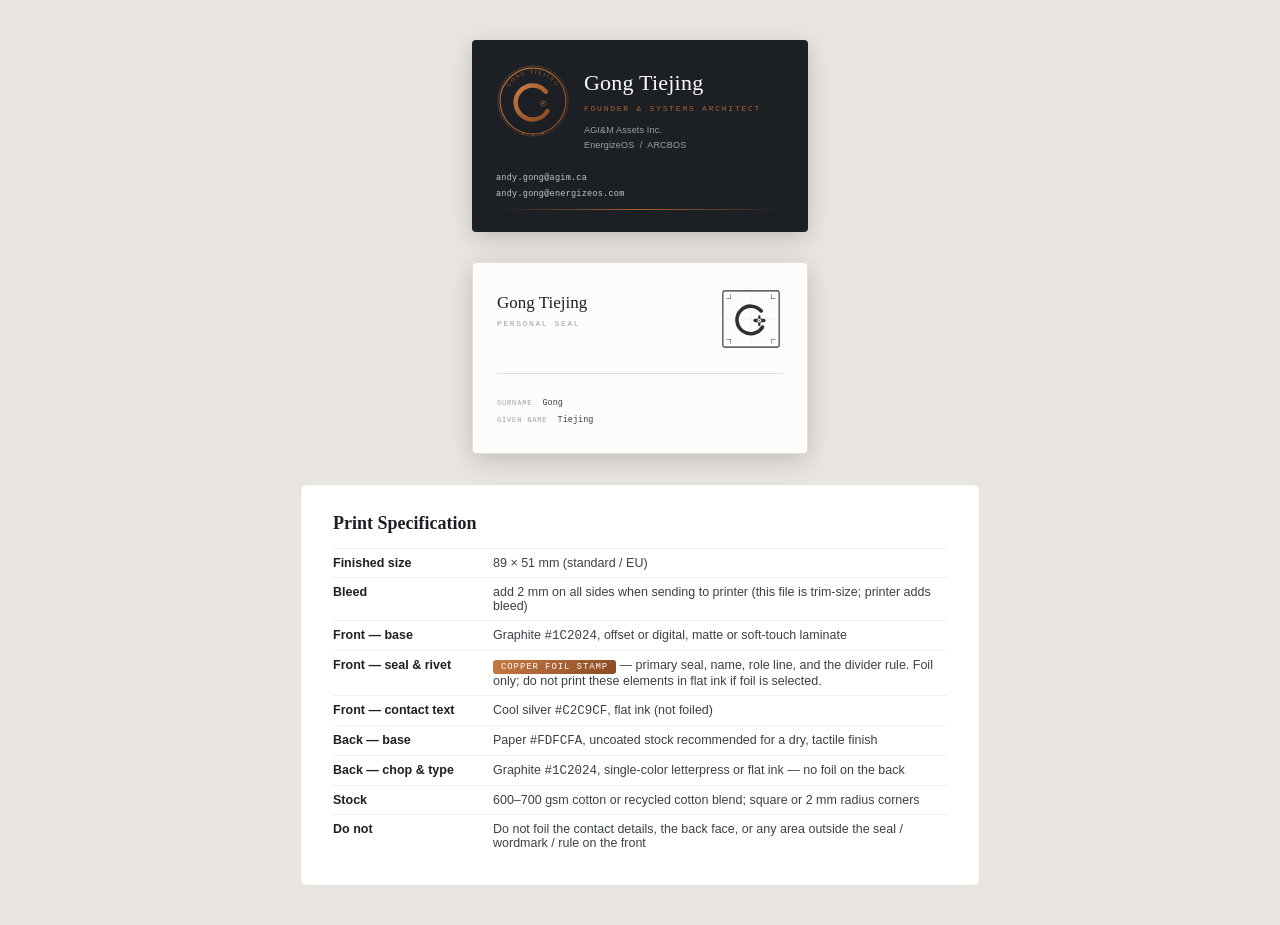
<file: gong-vi/extensions/business-card.html>
<!DOCTYPE html>
<html lang="en">
<head>
<meta charset="UTF-8">
<title>Gong Tiejing — Business Card (Print)</title>
<style>
  @page{ size: 89mm 51mm; margin:0; }
  *{box-sizing:border-box; margin:0; padding:0;}
  :root{
    --graphite:#1C2024; --paper:#FDFCFA; --copper:#A8602F; --silver:#9AA3AB; --hair:#3A4046;
  }
  body{ font-family:'Inter','Helvetica Neue',Arial,sans-serif; background:#e9e6e1; }

  .sheet{ padding:40px; display:flex; flex-direction:column; gap:30px; align-items:center; }
  .card{
    width:336px; height:192px; /* 89x51mm @ ~3.78px/mm */
    position:relative; overflow:hidden; border-radius:4px;
    box-shadow:0 6px 24px rgba(0,0,0,0.18);
  }
  .card.front{ background:var(--graphite); color:var(--paper); }
  .card.back{ background:var(--paper); color:var(--graphite); border:1px solid #E2DFDA; }

  /* ---- FRONT ---- */
  .front .seal{ position:absolute; left:24px; top:24px; width:74px; height:74px; }
  .front .seal svg circle, .front .seal svg path, .front .seal svg text { }
  .front .name-block{ position:absolute; left:112px; top:30px; }
  .front .name{ font-family:'Spectral',Georgia,serif; font-size:22px; font-weight:500; letter-spacing:.01em; }
  .front .role{ font-family:'IBM Plex Mono','SFMono-Regular',Consolas,monospace; font-size:8px;
    letter-spacing:.22em; text-transform:uppercase; color:var(--copper); margin-top:8px; }
  .front .companies{ font-size:9px; color:#9AA3AB; margin-top:10px; line-height:1.7; letter-spacing:.02em; }
  .front .foil-line{ position:absolute; left:24px; right:24px; bottom:22px; height:1px;
    background:linear-gradient(90deg, transparent, var(--copper), transparent); }
  .front .contact{ position:absolute; left:24px; bottom:30px; font-family:'IBM Plex Mono',monospace;
    font-size:8.5px; color:#C2C9CF; letter-spacing:.03em; line-height:1.8; }

  /* ---- BACK ---- */
  .back .chop{ position:absolute; right:24px; top:24px; width:64px; height:64px; opacity:.92; }
  .back .lockup{ position:absolute; left:24px; top:30px; }
  .back .lockup .name{ font-family:'Spectral',Georgia,serif; font-size:17px; }
  .back .lockup .sub{ font-family:'IBM Plex Mono',monospace; font-size:8px; letter-spacing:.2em;
    text-transform:uppercase; color:var(--silver); margin-top:6px; }
  .back .grid{ position:absolute; left:24px; right:24px; bottom:24px;
    font-family:'IBM Plex Mono',monospace; font-size:8.5px; color:var(--hair); line-height:2; }
  .back .grid .lbl{ color:var(--silver); letter-spacing:.12em; text-transform:uppercase; font-size:7px; }
  .back hr{ border:none; border-top:1px solid #E2DFDA; margin:14px 24px; position:absolute; left:0; right:0; }

  /* ---- PRINT SPECS PANEL ---- */
  .specs{ width:680px; background:#fff; border:1px solid #E2DFDA; border-radius:6px; padding:28px 32px; }
  .specs h2{ font-family:'Spectral',Georgia,serif; font-size:18px; margin-bottom:14px; color:var(--graphite); }
  .specs table{ width:100%; border-collapse:collapse; font-size:12.5px; font-family:Arial,sans-serif; color:#3A4046;}
  .specs td{ padding:7px 0; border-top:1px solid #F0EEEA; vertical-align:top; }
  .specs td:first-child{ width:160px; font-weight:600; color:var(--graphite); }
  .copper-tag{ display:inline-block; background:linear-gradient(135deg,#C77B45,#8A4A23); color:#fff;
    font-size:9px; letter-spacing:.1em; text-transform:uppercase; padding:2px 8px; border-radius:3px;
    font-family:'IBM Plex Mono',monospace; }
  @media print{ body{background:#fff;} .specs{display:none;} .sheet{gap:8mm;} }
</style>
</head>
<body>
<div class="sheet">

  <!-- FRONT -->
  <div class="card front">
    <div class="seal"><svg viewBox="0 0 400 400" xmlns="http://www.w3.org/2000/svg">
  <defs>
    <linearGradient id="cu" x1="0" y1="0" x2="1" y2="1">
      <stop offset="0" stop-color="#C77B45"/><stop offset="0.5" stop-color="#A8602F"/><stop offset="1" stop-color="#8A4A23"/>
    </linearGradient>
    <path id="t" d="M 200,200 m -148,0 a 148,148 0 1 1 296,0" />
  </defs>
  
  <circle cx="200" cy="200" r="190" stroke="url(#cu)" stroke-width="2" fill="none"/>
  <circle cx="200" cy="200" r="178" stroke="url(#cu)" stroke-width="6" fill="none"/>
  <text font-family="'Spectral',serif" font-size="29" letter-spacing="9" fill="url(#cu)" text-anchor="middle"><textPath href="#t" startOffset="50%">GONG TIEJING</textPath></text>
  <g fill="url(#cu)"><circle cx="200" cy="384" r="4.5"/><circle cx="146" cy="377" r="4.5"/><circle cx="254" cy="377" r="4.5"/></g>
  <g transform="translate(200,202)">
    <path d="M 70,-52 A 92,92 0 1 0 78,52" stroke="url(#cu)" stroke-width="24" fill="none" stroke-linecap="round"/>
    <path d="M 84,12 L 28,12" stroke="url(#cu)" stroke-width="24" fill="none" stroke-linecap="round"/>
    <path d="M 56,-18 L 56,42" stroke="url(#cu)" stroke-width="15" fill="none" stroke-linecap="round"/>
    <circle cx="56" cy="12" r="14" fill="#1C2024"/><circle cx="56" cy="12" r="14" fill="none" stroke="url(#cu)" stroke-width="3.5"/><circle cx="56" cy="12" r="4.5" fill="url(#cu)"/>
  </g>
</svg>
</div>
    <div class="name-block">
      <div class="name">Gong Tiejing</div>
      <div class="role">Founder &amp; Systems Architect</div>
      <div class="companies">
        AGI&amp;M Assets Inc.<br>
        EnergizeOS &nbsp;/&nbsp; ARCBOS
      </div>
    </div>
    <div class="foil-line"></div>
    <div class="contact">
      andy.gong@agim.ca<br>
      andy.gong@energizeos.com
    </div>
  </div>

  <!-- BACK -->
  <div class="card back">
    <div class="lockup">
      <div class="name">Gong Tiejing</div>
      <div class="sub">Personal Seal</div>
    </div>
    <div class="chop"><svg viewBox="0 0 400 400" fill="none" xmlns="http://www.w3.org/2000/svg" role="img" aria-label="Gong Tiejing secondary chop mark">
  <title>Gong Tiejing — Secondary Chop</title>
  <!-- Square chop frame -->
  <rect x="24" y="24" width="352" height="352" rx="10" stroke="#1C2024" stroke-width="7" fill="none"/>
  <!-- 2x2 grid DNA: faint construction lines -->
  <line x1="200" y1="40" x2="200" y2="360" stroke="#1C2024" stroke-width="1.5" opacity="0.28"/>
  <line x1="40" y1="200" x2="360" y2="200" stroke="#1C2024" stroke-width="1.5" opacity="0.28"/>
  <!-- Precision corner ticks (instrument scale) -->
  <g stroke="#1C2024" stroke-width="3" stroke-linecap="round">
    <path d="M 48,72 L 72,72 M 72,48 L 72,72"/>
    <path d="M 352,72 L 328,72 M 328,48 L 328,72"/>
    <path d="M 48,328 L 72,328 M 72,352 L 72,328"/>
    <path d="M 352,328 L 328,328 M 328,352 L 328,328"/>
  </g>
  <!-- The G, grid-aligned, same iron core -->
  <g transform="translate(200,200)">
    <path d="M 64,-50 A 86,86 0 1 0 72,50" stroke="#1C2024" stroke-width="22" fill="none" stroke-linecap="round"/>
    <path d="M 80,10 L 26,10" stroke="#1C2024" stroke-width="22" fill="none" stroke-linecap="round"/>
    <path d="M 52,-16 L 52,38" stroke="#1C2024" stroke-width="14" fill="none" stroke-linecap="round"/>
    <circle cx="52" cy="10" r="13" fill="#FDFCFA"/>
    <circle cx="52" cy="10" r="13" fill="none" stroke="#1C2024" stroke-width="3.2"/>
    <circle cx="52" cy="10" r="4" fill="#1C2024"/>
  </g>
</svg>
</div>
    <hr style="top:96px;">
    <div class="grid">
      <div><span class="lbl">Surname</span> &nbsp;Gong</div>
      <div><span class="lbl">Given Name</span> &nbsp;Tiejing</div>
    </div>
  </div>

  <!-- PRINT SPECS -->
  <div class="specs">
    <h2>Print Specification</h2>
    <table>
      <tr><td>Finished size</td><td>89&nbsp;&times;&nbsp;51&nbsp;mm (standard / EU)</td></tr>
      <tr><td>Bleed</td><td>add 2&nbsp;mm on all sides when sending to printer (this file is trim-size; printer adds bleed)</td></tr>
      <tr><td>Front — base</td><td>Graphite <code>#1C2024</code>, offset or digital, matte or soft-touch laminate</td></tr>
      <tr><td>Front — seal &amp; rivet</td>
          <td><span class="copper-tag">Copper foil stamp</span> — primary seal, name, role line, and the divider rule. Foil only; do not print these elements in flat ink if foil is selected.</td></tr>
      <tr><td>Front — contact text</td><td>Cool silver <code>#C2C9CF</code>, flat ink (not foiled)</td></tr>
      <tr><td>Back — base</td><td>Paper <code>#FDFCFA</code>, uncoated stock recommended for a dry, tactile finish</td></tr>
      <tr><td>Back — chop &amp; type</td><td>Graphite <code>#1C2024</code>, single-color letterpress or flat ink — no foil on the back</td></tr>
      <tr><td>Stock</td><td>600–700&nbsp;gsm cotton or recycled cotton blend; square or 2&nbsp;mm radius corners</td></tr>
      <tr><td>Do not</td><td>Do not foil the contact details, the back face, or any area outside the seal / wordmark / rule on the front</td></tr>
    </table>
  </div>

</div>
</body>
</html>
</file>
<file: gong-vi/css/gong-vi.css>
/* ============================================================
   Gong Tiejing — Personal Visual Identity
   Stylesheet
============================================================= */

:root{
  --graphite:#1C2024;
  --graphite-2:#2A2F35;
  --silver:#9AA3AB;
  --silver-2:#C2C9CF;
  --copper:#A8602F;
  --copper-lo:#8A4A23;
  --copper-hi:#C77B45;
  --gold:#B08D3E;
  --paper:#FDFCFA;
  --paper-2:#F3F1ED;
  --hair:#E2DFDA;
  --ink:#3A4046;
  --serif:'Spectral','Georgia',serif;
  --sans:'Inter','Helvetica Neue',Arial,sans-serif;
  --mono:'IBM Plex Mono','SFMono-Regular',Consolas,monospace;
  --maxw:1180px;
}
*{box-sizing:border-box; margin:0; padding:0;}
html{scroll-behavior:smooth}
body{background:var(--paper); color:var(--graphite); font-family:var(--sans); line-height:1.6; -webkit-font-smoothing:antialiased; overflow-x:hidden;}
h1,h2,h3{font-family:var(--serif); font-weight:500; letter-spacing:.01em; line-height:1.15}
a{color:inherit}
section.sec{padding:88px 24px; max-width:var(--maxw); margin:0 auto;}
section.sec.dark{background:var(--graphite); color:var(--paper); max-width:none; padding-left:calc(50vw - var(--maxw)/2 + 24px); padding-right:calc(50vw - var(--maxw)/2 + 24px);}
@media(max-width:1230px){ section.sec.dark{padding-left:24px; padding-right:24px;} }

.sec-head{display:flex; align-items:baseline; gap:18px; margin-bottom:44px; flex-wrap:wrap;}
.sec-no{font-family:var(--mono); font-size:.85rem; color:var(--copper-hi); letter-spacing:.1em;}
.sec-head h2{font-size:2rem;}
.sec-en{font-family:var(--mono); font-size:.68rem; letter-spacing:.26em; text-transform:uppercase; color:var(--silver); margin-left:auto;}
.sec.dark .sec-en{color:var(--silver-2)}
.sec-note{color:var(--ink); max-width:68ch; margin-bottom:40px; font-size:.98rem;}
.sec.dark .sec-note{color:var(--silver-2)}

/* NAV */
.nav{position:sticky; top:0; z-index:50; display:flex; align-items:center; gap:28px; padding:16px 24px; background:rgba(28,32,36,0.92); backdrop-filter:blur(10px); color:var(--paper); border-bottom:1px solid rgba(255,255,255,0.08);}
.nav-logo{display:flex; align-items:center; gap:10px; text-decoration:none; color:var(--paper); flex-shrink:0;}
.nav-word{font-family:var(--serif); font-size:1.05rem;}
.nav-links{display:flex; gap:24px; font-size:.82rem; letter-spacing:.04em; flex-wrap:wrap;}
.nav-links a{text-decoration:none; color:var(--silver-2); transition:color .15s;}
.nav-links a:hover{color:var(--copper-hi);}
.nav-tag{margin-left:auto; font-family:var(--mono); font-size:.68rem; letter-spacing:.2em; color:var(--copper-hi); text-transform:uppercase; white-space:nowrap;}
@media(max-width:860px){ .nav-links{display:none;} .nav-tag{margin-left:auto;} }

/* HERO */
.hero{position:relative; background:var(--graphite); color:var(--paper); padding:90px 24px 110px; overflow:hidden; display:flex; align-items:center; justify-content:space-between; gap:60px;}
.hero-grid{position:absolute; inset:0; pointer-events:none; opacity:.06; background-image:linear-gradient(var(--silver) 1px, transparent 1px),linear-gradient(90deg, var(--silver) 1px, transparent 1px); background-size:64px 64px;}
.hero-inner{position:relative; max-width:640px; z-index:1;}
.hero-badge{display:inline-flex; align-items:center; gap:8px; font-family:var(--mono); font-size:.7rem; letter-spacing:.24em; text-transform:uppercase; color:var(--copper-hi); border:1px solid rgba(200,123,69,0.35); border-radius:30px; padding:6px 14px; margin-bottom:28px;}
.hero-badge .dot{width:6px; height:6px; border-radius:50%; background:var(--copper-hi); display:inline-block;}
.hero-title{font-size:clamp(2.6rem,6vw,4.2rem); color:var(--paper); margin-bottom:6px;}
.hero-role{font-family:var(--mono); font-size:.85rem; letter-spacing:.26em; text-transform:uppercase; color:var(--copper-hi); margin-bottom:24px;}
.hero-sub{color:var(--silver-2); max-width:46ch; font-size:1.02rem; margin-bottom:40px;}
.hero-meta{display:grid; grid-template-columns:repeat(2,minmax(140px,1fr)); gap:22px 36px;}
.meta-cell{display:flex; flex-direction:column; gap:6px;}
.meta-cell .mk{font-family:var(--mono); font-size:.65rem; letter-spacing:.2em; color:var(--silver); text-transform:uppercase;}
.meta-cell .mv{font-size:.95rem; color:var(--paper);}
.hero-mark{position:relative; z-index:1; flex-shrink:0; width:300px; height:300px;}
.hero-mark svg{width:100%; height:100%; filter:drop-shadow(0 12px 32px rgba(0,0,0,.35)); border-radius:50%;}
@media(max-width:980px){ .hero{flex-direction:column; padding-bottom:70px;} .hero-mark{width:220px; height:220px;} }

/* 01 IDENTITY */
.meaning{display:grid; grid-template-columns:1.35fr 1fr; gap:60px; align-items:center;}
.meaning-body p{margin-bottom:18px; color:var(--ink); font-size:1rem;}
.meaning-body .han{font-family:var(--serif); font-size:1.35rem; color:var(--copper-lo); line-height:1.6;}
.positioning{display:flex; gap:10px; flex-wrap:wrap; margin-top:24px;}
.pos-tag{font-family:var(--mono); font-size:.68rem; letter-spacing:.16em; text-transform:uppercase; border:1px solid var(--hair); border-radius:30px; padding:7px 16px; color:var(--graphite);}
.meaning-seal{width:100%; max-width:320px; margin:0 auto;}
.meaning-seal svg{width:100%; height:100%; background:var(--graphite); border-radius:50%; filter:drop-shadow(0 16px 36px rgba(0,0,0,.18));}

/* 02 MARKS */
.logo-grid{display:grid; grid-template-columns:repeat(3,1fr); gap:20px; margin-bottom:56px;}
.logo-cell{background:var(--graphite-2); border:1px solid rgba(255,255,255,0.06); border-radius:8px; padding:36px 28px; display:flex; flex-direction:column; gap:20px; min-height:200px;}
.logo-cell.wide{grid-column:span 2;}
.logo-cell.light-bg{background:var(--paper); color:var(--graphite); border-color:var(--hair);}
.logo-lockup{display:flex; align-items:center; justify-content:center; flex:1;}
.logo-lockup.horizontal{justify-content:flex-start; gap:24px;}
.lk-text{display:flex; flex-direction:column; gap:8px;}
.lk-word{font-family:var(--serif); font-size:1.6rem;}
.lk-tag{font-family:var(--mono); font-size:.66rem; letter-spacing:.2em; color:var(--silver); text-transform:uppercase;}
.logo-label{font-family:var(--mono); font-size:.65rem; letter-spacing:.18em; text-transform:uppercase; color:var(--silver); align-self:flex-start;}
.logo-label.dark{color:var(--silver);}
.fav-tile{width:96px; height:96px; background:var(--graphite); border-radius:18px; display:flex; align-items:center; justify-content:center;}
.fav-tile.sm{width:40px; height:40px; border-radius:9px;}
@media(max-width:860px){ .logo-grid{grid-template-columns:1fr;} .logo-cell.wide{grid-column:span 1;} }

.usage{display:grid; grid-template-columns:repeat(3,1fr); gap:20px;}
.usage-card{background:var(--graphite-2); border:1px solid rgba(255,255,255,0.06); border-radius:8px; padding:26px 24px;}
.usage-card h4{font-family:var(--mono); font-size:.68rem; letter-spacing:.22em; color:var(--copper-hi); text-transform:uppercase; margin-bottom:16px;}
.usage-card p{font-size:.88rem; color:var(--silver-2); line-height:1.7;}
.clearspace{display:flex; justify-content:center; padding:18px; margin-bottom:14px; border:1px dashed rgba(255,255,255,0.18); border-radius:6px;}
.minsize{display:flex; align-items:center; gap:14px; margin-bottom:14px;}
.ms-note{font-family:var(--mono); font-size:.7rem; color:var(--silver); letter-spacing:.04em;}
.misuse{list-style:none; display:flex; flex-direction:column; gap:8px;}
.misuse li{font-size:.88rem; color:var(--silver-2); padding-left:18px; position:relative; line-height:1.6;}
.misuse li::before{content:"×"; position:absolute; left:0; color:#C77B6B; font-weight:700;}
@media(max-width:860px){ .usage{grid-template-columns:1fr;} }

/* 03 COLOR */
.swatches{display:grid; grid-template-columns:repeat(4,1fr); gap:18px; margin-bottom:36px;}
.sw{border:1px solid var(--hair); border-radius:6px; overflow:hidden; padding-bottom:14px;}
.sw-chip{height:96px;}
.sw-chip.gold{background:var(--gold);}
.sw b{display:block; font-size:.92rem; font-weight:600; padding:12px 14px 2px;}
.sw code{display:block; font-family:var(--mono); font-size:.74rem; color:var(--silver); padding:0 14px 6px;}
.sw span{display:block; font-size:.78rem; color:var(--ink); padding:0 14px; line-height:1.4;}
.color-rules p{font-size:.95rem; color:var(--ink); margin-bottom:10px; max-width:70ch;}
.copper-dot{color:var(--copper); font-size:.7rem; margin-right:6px;}
@media(max-width:860px){ .swatches{grid-template-columns:repeat(2,1fr);} }

/* 04 TYPOGRAPHY */
.type-grid{display:flex; flex-direction:column; gap:0;}
.type-spec{display:flex; flex-direction:column; gap:10px; padding:30px 0; border-top:1px solid rgba(255,255,255,0.08);}
.type-spec:first-child{border-top:none;}
.ts-role{font-family:var(--mono); font-size:.66rem; letter-spacing:.22em; color:var(--copper-hi); text-transform:uppercase;}
.ts-sample.serif{font-family:var(--serif); font-size:1.9rem; color:var(--paper);}
.ts-sample.sans{font-family:var(--sans); font-size:1.25rem; color:var(--paper);}
.ts-sample.mono{font-family:var(--mono); font-size:.95rem; letter-spacing:.04em; color:var(--paper);}
.ts-meta{font-family:var(--mono); font-size:.7rem; color:var(--silver); letter-spacing:.04em;}

/* 05 LOCKUPS */
.lockup-grid{display:grid; grid-template-columns:1fr 1fr; gap:20px;}
.lock{border-radius:8px; padding:34px; display:flex; align-items:center; gap:22px;}
.lock.light{background:var(--paper); border:1px solid var(--hair);}
.lock.dark{background:var(--graphite); color:var(--paper);}
.lk-block{display:flex; flex-direction:column; gap:8px;}
.lk-name{font-family:var(--serif); font-size:1.5rem;}
.lk-sub{font-family:var(--mono); font-size:.64rem; letter-spacing:.22em; text-transform:uppercase; color:var(--silver);}
.lk-sub.copper{color:var(--copper-hi);}
@media(max-width:860px){ .lockup-grid{grid-template-columns:1fr;} }

/* 06 APPLICATIONS */
.app-sub{font-family:var(--mono); font-size:.72rem; letter-spacing:.2em; text-transform:uppercase; color:var(--copper-hi); margin:48px 0 22px;}
.app-sub:first-of-type{margin-top:0;}

.avatar-row{display:flex; gap:28px; flex-wrap:wrap; margin-bottom:8px;}
.avatar-cell{display:flex; flex-direction:column; align-items:center; gap:12px; max-width:160px;}
.avatar-circle{width:120px; height:120px; border-radius:50%; overflow:hidden; flex-shrink:0;}
.avatar-circle svg{width:100%; height:100%; display:block;}
.avatar-circle.light{border:1px solid rgba(255,255,255,0.12);}
.avatar-cell span{font-size:.78rem; color:var(--silver-2); text-align:center; line-height:1.4;}

.app-panel{background:var(--graphite-2); border:1px solid rgba(255,255,255,0.06); border-radius:8px; padding:28px; margin-bottom:8px;}
.app-link{display:inline-block; margin-top:18px; font-family:var(--mono); font-size:.76rem; letter-spacing:.06em; color:var(--copper-hi); text-decoration:none; border-bottom:1px solid transparent;}
.app-link:hover{border-color:var(--copper-hi);}

.sig-preview{display:flex; align-items:center; gap:18px; background:var(--paper); border-radius:6px; padding:20px 24px;}
.sig-icon{width:60px; height:60px; border-radius:12px; background:var(--graphite); display:flex; align-items:center; justify-content:center; flex-shrink:0;}
.sig-divider{width:2px; align-self:stretch; background:var(--copper); border-radius:1px;}
.sig-text{display:flex; flex-direction:column; gap:4px;}
.sig-name{font-family:var(--serif); font-size:1.15rem; color:var(--graphite); font-weight:600;}
.sig-role{font-family:var(--mono); font-size:.62rem; letter-spacing:.2em; text-transform:uppercase; color:var(--silver); margin-bottom:4px;}
.sig-co, .sig-mail{font-size:.78rem; color:var(--ink);}

.card-row{display:flex; gap:28px; flex-wrap:wrap;}
.bcard{width:340px; height:194px; border-radius:6px; position:relative; overflow:hidden; flex-shrink:0; box-shadow:0 10px 30px rgba(0,0,0,.28);}
.bcard.front{background:var(--graphite); color:var(--paper);}
.bcard.back{background:var(--paper); color:var(--graphite); border:1px solid var(--hair);}
.bcard-seal{position:absolute; left:22px; top:22px; width:72px; height:72px;}
.bcard-name{position:absolute; left:108px; top:28px; display:flex; flex-direction:column; gap:8px;}
.bcard-name.dark{left:24px; top:26px;}
.bc-name{font-family:var(--serif); font-size:1.3rem;}
.bc-role{font-family:var(--mono); font-size:.6rem; letter-spacing:.22em; text-transform:uppercase; color:var(--copper-hi);}
.bc-role.muted{color:var(--silver);}
.bc-co{font-size:.7rem; color:var(--silver-2); line-height:1.7; letter-spacing:.02em;}
.bcard-line{position:absolute; left:22px; right:22px; bottom:54px; height:1px; background:linear-gradient(90deg, transparent, var(--copper), transparent);}
.bcard-contact{position:absolute; left:22px; bottom:14px; font-family:var(--mono); font-size:.66rem; color:var(--silver-2); line-height:1.8; letter-spacing:.02em;}
.bcard-chop{position:absolute; right:22px; top:22px; width:62px; height:62px;}
.bcard-hr{position:absolute; left:22px; right:22px; top:108px; height:1px; background:var(--hair);}
.bcard-grid{position:absolute; left:22px; right:22px; bottom:18px; font-family:var(--mono); font-size:.7rem; color:var(--ink); line-height:2;}
.bg-lbl{color:var(--silver); letter-spacing:.14em; text-transform:uppercase; font-size:.6rem; margin-right:6px;}

/* WeChat Avatar Block */
.wc-demo{display:grid; grid-template-columns:auto 1fr; gap:36px; align-items:start;}
.wc-stage{display:flex; flex-direction:column; gap:22px; align-items:center;}
.wc-circle{width:160px; height:160px; border-radius:50%; overflow:hidden; flex-shrink:0; box-shadow:0 8px 28px rgba(0,0,0,.5);}
.wc-circle svg{width:100%; height:100%; display:block;}
.wc-mock{background:#EDEDED; border-radius:8px; padding:12px 16px; width:260px;}
.wc-row{display:flex; align-items:center; gap:12px;}
.wc-thumb{width:46px; height:46px; border-radius:6px; overflow:hidden; flex-shrink:0;}
.wc-thumb svg{width:100%; height:100%; display:block;}
.wc-bubble{display:flex; flex-direction:column;}
.wc-bubble{font-family:var(--sans); font-size:.82rem; font-weight:600; color:#1A1A1A;}
.wc-bubble span{font-size:.72rem; font-weight:400; color:#7A7A7A; margin-top:3px; display:block;}
.wc-notes{display:flex; flex-direction:column; gap:16px; padding-top:6px;}
.wc-note{font-size:.86rem; color:var(--silver-2); line-height:1.65;}
.wc-lbl{font-family:var(--mono); font-size:.66rem; letter-spacing:.16em; text-transform:uppercase; color:var(--copper-hi); display:block; margin-bottom:5px;}
.wc-thumb-sm{width:40px; height:40px; border-radius:50%; overflow:hidden;}
.wc-thumb-sm svg{width:100%; height:100%; display:block;}
@media(max-width:700px){ .wc-demo{grid-template-columns:1fr;} .wc-stage{flex-direction:row; align-items:flex-start;} }

/* 07 ASSETS */
.asset-grid{display:grid; grid-template-columns:repeat(4,1fr); gap:16px;}
.asset{display:flex; flex-direction:column; align-items:flex-start; gap:8px; text-decoration:none; border:1px solid var(--hair); border-radius:8px; padding:22px 20px; transition:border-color .15s, background .15s; background:var(--paper);}
.asset:hover{border-color:var(--copper); background:var(--paper-2);}
.asset b{font-size:.92rem; color:var(--graphite); margin-top:6px;}
.asset code{font-family:var(--mono); font-size:.7rem; color:var(--silver);}
@media(max-width:980px){ .asset-grid{grid-template-columns:repeat(2,1fr);} }
@media(max-width:560px){ .asset-grid{grid-template-columns:1fr;} }

.asset.mfg{border-color:#D9C4B4; background:#FBF6F0;}
.asset.mfg:hover{border-color:var(--copper);}
.asset-tag{font-family:var(--mono); font-size:.62rem; letter-spacing:.08em; color:var(--copper-lo); background:rgba(168,96,47,0.1); border-radius:4px; padding:2px 8px; margin-top:2px;}
.app-sub.light{color:var(--copper-lo); margin-top:48px;}
.spec-table{border:1px solid var(--hair); border-radius:8px; overflow:hidden;}
.spec-row{display:grid; grid-template-columns:260px 1fr; gap:24px; padding:16px 20px; border-top:1px solid var(--hair); font-size:.86rem; line-height:1.6;}
.spec-row:first-child{border-top:none;}
.spec-row > span:first-child{font-weight:600; color:var(--graphite);}
.spec-row > span:last-child{color:var(--ink);}
.spec-row code{font-family:var(--mono); font-size:.82rem; background:var(--paper-2); padding:1px 6px; border-radius:3px;}
@media(max-width:760px){ .spec-row{grid-template-columns:1fr; gap:4px;} }

/* FOOTER */
.footer{background:var(--graphite); color:var(--silver-2); padding:56px 24px 40px;}
.footer-top{max-width:var(--maxw); margin:0 auto; display:flex; justify-content:space-between; align-items:flex-end; gap:24px; flex-wrap:wrap; border-bottom:1px solid rgba(255,255,255,0.08); padding-bottom:28px; margin-bottom:24px;}
.footer-brand{display:flex; align-items:center; gap:14px;}
.footer-brand .lk-word{font-family:var(--serif); font-size:1.3rem; color:var(--paper); display:block;}
.footer-tag{font-family:var(--mono); font-size:.64rem; letter-spacing:.2em; color:var(--copper-hi); text-transform:uppercase; display:block; margin-top:4px;}
.footer-mean{font-family:var(--serif); font-size:1.05rem; color:var(--silver-2);}
.footer-legal{max-width:var(--maxw); margin:0 auto; font-size:.8rem; line-height:1.7; color:var(--silver);}
.footer-meta{font-family:var(--mono); font-size:.7rem; letter-spacing:.06em; margin-top:10px; color:var(--copper-hi);}

@media(prefers-reduced-motion:reduce){ html{scroll-behavior:auto} }
</file>
<file: huaxiahe/css/styles.css>
/* ============================================================
   HUAXIAHE — PRODUCT HOMEPAGE
   Tokens reused verbatim from /huaxiahe/vi/ (single source of
   truth). This stylesheet governs the product-led /huaxiahe/
   entry point. The cultural exhibition lives at css/exhibition.css.
   ============================================================ */
:root {
  --gold-light:   #CEC9BE;
  --gold-warm:    #B5A480;
  --gold:         #9A7F4E;
  --gold-deep:    #7A6238;
  --amber:        #614A25;
  --amber-dark:   #4A3318;
  --ink:          #1A1612;
  --charcoal:     #2C2318;
  --stone:        #453C30;
  --stone-light:  #6B5F50;
  --linen:        #EAE4D6;
  --warm-white:   #F3EFE6;
  --cream:        #E4DDD0;
  --parchment:    #DDD5C2;

  --en: 'Cormorant Garamond', Georgia, serif;
  --zh: 'Noto Serif SC', 'STSong', serif;
  --mono: 'Courier New', monospace;
  --ease: cubic-bezier(0.25, 0.46, 0.45, 0.94);
}

*,*::before,*::after { box-sizing:border-box; margin:0; padding:0; }
html { scroll-behavior:smooth; overflow-x:hidden; }
html,body { max-width:100vw; overflow-x:hidden; }
body {
  background: var(--warm-white);
  color: var(--ink);
  font-family: var(--en);
  font-weight: 400;
  line-height: 1.7;
  overflow-x: hidden;
  -webkit-font-smoothing: antialiased;
}
img,svg { max-width:100%; display:block; }
a { color:inherit; }
::selection { background: rgba(154,127,78,0.28); color:var(--ink); }

.skip-link {
  position:absolute; top:-60px; left:12px; z-index:1000;
  background:var(--amber); color:var(--warm-white);
  padding:12px 20px; font-size:12px; letter-spacing:0.15em;
  text-decoration:none; transition:top 0.25s var(--ease);
}
.skip-link:focus { top:12px; }
:focus-visible { outline: 2px solid var(--gold); outline-offset: 3px; }

/* ============================================================
   LANGUAGE SWITCH  (shared localStorage key across all 3 routes)
   ============================================================ */
body.zh [data-en] { display:none !important; }
body.zh [data-zh] { display:block; }
body.en [data-zh] { display:none !important; }
body.en [data-en] { display:block; }
[data-zh], [data-en] { display:none; }
body.zh span[data-en], body.zh a[data-en] { display:none !important; }
body.zh span[data-zh], body.zh a[data-zh] { display:inline; }
body.en span[data-en], body.en a[data-en] { display:inline; }
body.en span[data-zh], body.en a[data-zh] { display:none !important; }
span[data-zh], span[data-en], a[data-zh], a[data-en] { display:none; }

/* ============================================================
   NAV
   ============================================================ */
.nav {
  position: fixed; top:0; left:0; right:0; z-index:200;
  padding: 20px 48px;
  display: flex; align-items:center; justify-content:space-between;
  background: rgba(243,239,230,0.92);
  backdrop-filter: blur(10px);
  border-bottom: 1px solid rgba(120,90,40,0.25);
  transition: all 0.4s var(--ease);
}
.nav.scrolled { background: rgba(243,239,230,0.99); border-bottom-color: rgba(120,90,40,0.4); }
.nav-logo { display:flex; align-items:center; gap:12px; text-decoration:none; }
.nav-logo-mark { height:34px; width:auto; }
.nav-right { display:flex; align-items:center; gap:28px; }
.nav-links { display:flex; gap:26px; list-style:none; }
.nav-links a {
  font-size:11px; font-weight:400; letter-spacing:0.2em; text-transform:uppercase;
  color: var(--stone); text-decoration:none; transition:color 0.3s var(--ease); white-space:nowrap;
}
.nav-links a:hover, .nav-links a:focus-visible { color: var(--amber); }
.nav-links .nav-exhibition { color: var(--gold-deep); padding-left:22px; border-left:1px solid rgba(120,90,40,0.3); }

.lang-toggle { display:flex; gap:0; border:1px solid rgba(120,90,40,0.5); border-radius:2px; overflow:hidden; }
.lang-btn {
  padding:5px 12px; font-size:10px; letter-spacing:0.18em; font-family:var(--en);
  background:transparent; border:none; cursor:pointer; color:var(--stone); transition:all 0.25s var(--ease);
}
.lang-btn.active { background:var(--amber); color:var(--warm-white); }
.lang-btn:hover:not(.active) { background:rgba(110,82,30,0.22); color:var(--amber); }

.nav-hamburger { display:none; flex-direction:column; gap:5px; cursor:pointer; padding:8px; background:none; border:none; }
.nav-hamburger span { display:block; width:22px; height:1.5px; background:var(--amber); transition:all 0.3s var(--ease); }
.nav-hamburger[aria-expanded="true"] span:nth-child(1) { transform:translateY(6.5px) rotate(45deg); }
.nav-hamburger[aria-expanded="true"] span:nth-child(2) { opacity:0; }
.nav-hamburger[aria-expanded="true"] span:nth-child(3) { transform:translateY(-6.5px) rotate(-45deg); }

.nav-mobile-panel {
  display:none; position:fixed; top:0; left:0; right:0; bottom:0; z-index:150;
  background:rgba(243,239,230,0.99); backdrop-filter:blur(14px);
  padding:110px 32px 40px; flex-direction:column; gap:8px; overflow-y:auto;
}
.nav-mobile-panel.open { display:flex; }
.nav-mobile-panel a {
  font-family:var(--zh); font-size:20px; font-weight:300; letter-spacing:0.1em;
  color:var(--ink); text-decoration:none; padding:16px 4px; border-bottom:1px solid rgba(120,90,40,0.18);
}
.nav-mobile-panel a.nav-exhibition, .nav-mobile-panel a.nav-vi { color:var(--gold-deep); }

/* ============================================================
   SHARED SECTION UTILITIES
   ============================================================ */
.section-inner { padding:100px 48px; max-width:1240px; margin:0 auto; }
.section-linen { background:var(--linen); border-top:1px solid rgba(120,90,40,0.12); border-bottom:1px solid rgba(120,90,40,0.12); }
.section-ink { background:var(--ink); }
.section-parchment { background:var(--parchment); border-top:1px solid rgba(120,90,40,0.12); border-bottom:1px solid rgba(120,90,40,0.12); }
.section-cream { background:var(--cream); }

.rule { width:40px; height:2px; background:var(--amber); margin-bottom:22px; }
.rule.center { margin:0 auto 22px; }
.eyebrow { font-size:10px; font-weight:400; letter-spacing:0.4em; text-transform:uppercase; color:var(--amber); display:block; margin-bottom:16px; }
.eyebrow.center { text-align:center; }
.ttl-zh { font-family:var(--zh); font-size:clamp(26px,3.6vw,44px); font-weight:300; letter-spacing:0.1em; color:var(--ink); line-height:1.3; margin-bottom:6px; }
.ttl-zh.center { text-align:center; }
.ttl-en { font-size:clamp(11px,1.3vw,13px); font-weight:400; letter-spacing:0.32em; text-transform:uppercase; color:var(--stone-light); margin-bottom:40px; }
.ttl-en.center { text-align:center; }
.body-p { font-size:clamp(15px,1.6vw,17px); font-weight:300; line-height:1.9; color:var(--stone); max-width:620px; }
.body-p + .body-p { margin-top:1.2em; }
.body-p.center { max-width:600px; margin-left:auto; margin-right:auto; text-align:center; }

.rv { opacity:0; transform:translateY(20px); transition:opacity 0.75s var(--ease), transform 0.75s var(--ease); }
.rv.on { opacity:1; transform:translateY(0); }
.rv-1 { transition-delay:0.1s; }
.rv-2 { transition-delay:0.2s; }
.rv-3 { transition-delay:0.3s; }

/* ============================================================
   REPLACEABLE IMAGE BOX  — stable, layout-shift-safe
   ============================================================ */
.imgbox { position:relative; overflow:hidden; background:var(--linen); display:block; }
.imgbox img { width:100%; height:100%; object-fit:cover; display:block; }
.ar-hero    { aspect-ratio: 4 / 5; }
.ar-portrait{ aspect-ratio: 3 / 4; }
.ar-square  { aspect-ratio: 1 / 1; }
.ar-land    { aspect-ratio: 4 / 3; }
.ar-wide    { aspect-ratio: 16 / 10; }

/* ============================================================
   01 — PRODUCT HERO
   ============================================================ */
.phero { display:grid; grid-template-columns: 1fr 1fr; min-height:100svh; align-items:stretch; }
.phero-copy {
  display:flex; flex-direction:column; justify-content:center;
  padding: 140px 64px 64px 64px; gap:0;
}
.phero-eyebrow {
  font-size:10px; font-weight:400; letter-spacing:0.36em; text-transform:uppercase;
  color:var(--amber); margin-bottom:28px;
}
.phero-logo { height:82px; width:auto; margin-bottom:28px; }
.phero-name-zh {
  font-family:var(--zh); font-size:clamp(38px,5.2vw,58px); font-weight:400; letter-spacing:0.08em;
  color:var(--amber); line-height:1.25; margin-bottom:6px;
}
.phero-name-en {
  font-family:var(--en); font-size:clamp(13px,1.6vw,16px); font-style:italic; font-weight:300;
  letter-spacing:0.04em; color:var(--stone-light); margin-bottom:36px;
}
.phero-line-zh { font-family:var(--zh); font-size:clamp(17px,2vw,21px); font-weight:300; color:var(--ink); line-height:1.8; margin-bottom:6px; }
.phero-line-en { font-size:clamp(13px,1.5vw,15px); font-style:italic; font-weight:300; color:var(--stone-light); margin-bottom:44px; max-width:420px; }
.phero-cta {
  display:inline-flex; align-items:center; gap:10px; align-self:flex-start;
  font-family:var(--en); font-size:11px; letter-spacing:0.28em; text-transform:uppercase;
  color:var(--warm-white); background:var(--amber); text-decoration:none;
  padding:15px 30px; transition:all 0.3s var(--ease); border:1px solid var(--amber);
}
.phero-cta:hover { background:var(--amber-dark); border-color:var(--amber-dark); }
.phero-media { position:relative; overflow:hidden; min-height:340px; }
.phero-media img { width:100%; height:100%; object-fit:cover; display:block; }
.phero-media::after {
  content:''; position:absolute; inset:0;
  background:linear-gradient(200deg, rgba(26,22,18,0) 55%, rgba(26,22,18,0.16) 100%);
  pointer-events:none;
}

/* ============================================================
   02 — WHAT IT IS
   ============================================================ */
.what-grid { display:grid; grid-template-columns: 1.05fr 0.95fr; gap:64px; align-items:center; margin-top:48px; }
.what-media { display:grid; grid-template-columns:1fr 1fr; gap:16px; }
.what-media .imgbox:first-child { grid-row: span 2; }

/* ============================================================
   03 — MATERIAL CHARACTER
   ============================================================ */
.material-grid { display:grid; grid-template-columns:repeat(5,1fr); gap:16px; margin-top:52px; }
.material-card { display:flex; flex-direction:column; gap:14px; }
.material-zh { font-family:var(--zh); font-size:16px; letter-spacing:0.08em; color:var(--amber); margin-top:2px; }
.material-en { font-size:10px; letter-spacing:0.2em; text-transform:uppercase; color:var(--gold-deep); margin-bottom:4px; }
.material-note { font-size:12px; font-weight:300; color:var(--stone); line-height:1.7; }

/* ============================================================
   04 — MAKING PROCESS
   ============================================================ */
.process-seq { margin-top:56px; display:flex; flex-direction:column; gap:0; }
.process-row {
  display:grid; grid-template-columns: 1fr 1fr; gap:56px; align-items:center;
  padding:44px 0; border-top:1px solid rgba(120,90,40,0.18);
}
.process-row:last-child { border-bottom:1px solid rgba(120,90,40,0.18); }
.process-row.reverse .process-media { order:2; }
.process-row.reverse .process-copy { order:1; }
.process-num { font-family:var(--en); font-size:13px; color:var(--gold-deep); letter-spacing:0.1em; margin-bottom:10px; display:block; }
.process-zh { font-family:var(--zh); font-size:clamp(19px,2.2vw,24px); font-weight:500; color:var(--amber); letter-spacing:0.06em; margin-bottom:4px; }
.process-phrase { font-family:var(--zh); font-size:14px; font-weight:300; color:var(--stone-light); letter-spacing:0.08em; margin-bottom:14px; }
.process-en { font-size:13.5px; font-weight:300; font-style:italic; color:var(--stone); line-height:1.75; max-width:420px; }

/* ============================================================
   05 — OBJECT & WEARING
   ============================================================ */
.object-gallery { display:grid; grid-template-columns: 1.2fr 1fr; gap:16px; margin-top:52px; }
.object-gallery .imgbox:first-child { grid-row: span 2; }
.object-copy { margin-top:44px; }

/* ============================================================
   06 — PRODUCT POSTER CAMPAIGN
   ============================================================ */
.campaign-grid { display:grid; grid-template-columns:repeat(3,1fr); gap:2px; background:rgba(120,90,40,0.2); margin-top:52px; border:1px solid rgba(120,90,40,0.2); }
.campaign-thumb {
  position:relative; aspect-ratio:3/4; overflow:hidden; cursor:pointer; border:none; padding:0;
  display:block; width:100%; text-align:left;
}
.campaign-thumb img { width:100%; height:100%; object-fit:cover; transition:transform 0.6s var(--ease); }
.campaign-thumb:hover img, .campaign-thumb:focus-visible img { transform:scale(1.045); }
.campaign-scrim {
  position:absolute; inset:0;
  background:linear-gradient(0deg, rgba(20,16,12,0.72) 0%, rgba(20,16,12,0.1) 45%, rgba(20,16,12,0.02) 65%);
}
.campaign-idx { position:absolute; top:16px; left:16px; font-family:var(--en); font-size:10px; letter-spacing:0.2em; color:rgba(255,255,255,0.75); }
.campaign-cap { position:absolute; left:16px; right:16px; bottom:16px; }
.campaign-cap-zh { font-family:var(--zh); font-size:15px; letter-spacing:0.06em; color:var(--warm-white); display:block; }
.campaign-cap-en { font-size:10px; font-style:italic; color:rgba(255,255,255,0.68); display:block; margin-top:3px; }

.campaign-dialog { border:none; padding:0; max-width:min(480px,92vw); max-height:92vh; width:100%; background:transparent; overscroll-behavior:contain; position:relative; overflow:visible; }
.campaign-dialog::backdrop { background:rgba(20,16,12,0.82); backdrop-filter:blur(6px); }
.campaign-dialog-close, .campaign-dialog-nav {
  border-radius:50%; border:1px solid rgba(255,255,255,0.5); background:rgba(20,16,12,0.4); color:#fff; cursor:pointer;
  display:flex; align-items:center; justify-content:center; position:absolute; z-index:5;
}
.campaign-dialog-close { top:14px; right:14px; width:34px; height:34px; font-size:16px; }
.campaign-dialog-nav { top:50%; transform:translateY(-50%); width:40px; height:40px; font-size:16px; }
.campaign-dialog-nav.prev { left:-14px; }
.campaign-dialog-nav.next { right:-14px; }
@media (max-width:640px){ .campaign-dialog-nav.prev{left:6px;} .campaign-dialog-nav.next{right:6px;} }
.campaign-dialog-inner { background:var(--warm-white); max-height:92vh; overflow-y:auto; overflow-x:hidden; }
.campaign-dialog-canvas { aspect-ratio:3/4; width:100%; position:relative; }
.campaign-dialog-canvas img { width:100%; height:100%; object-fit:cover; }
.campaign-dialog-meta { padding:20px 24px 24px; border-top:1px solid rgba(120,90,40,0.18); }
.cd-idx { font-family:var(--en); font-size:10px; letter-spacing:0.25em; color:var(--gold-deep); display:block; margin-bottom:6px; }
.cd-zh { font-family:var(--zh); font-size:17px; letter-spacing:0.05em; color:var(--ink); margin-bottom:3px; }
.cd-en { font-size:12px; font-style:italic; color:var(--stone-light); }

/* ============================================================
   07 — PHILOSOPHY SUPPORT
   ============================================================ */
.philosophy { text-align:center; padding:96px 24px; }
.philosophy-zh { font-family:var(--zh); font-size:clamp(24px,3.4vw,34px); font-weight:300; letter-spacing:0.1em; color:var(--gold-light); line-height:1.7; margin-bottom:14px; }
.philosophy-en { font-family:var(--en); font-size:clamp(13px,1.5vw,15px); font-style:italic; color:rgba(255,255,255,0.55); margin-bottom:44px; }
.philosophy-cta {
  display:inline-flex; align-items:center; gap:10px; font-family:var(--en); font-size:11px;
  letter-spacing:0.28em; text-transform:uppercase; color:var(--gold-warm); text-decoration:none;
  border:1px solid rgba(181,164,128,0.4); padding:14px 30px; transition:all 0.3s var(--ease);
}
.philosophy-cta:hover { background:rgba(181,164,128,0.12); border-color:var(--gold-warm); }

/* ============================================================
   08 — FINAL BRAND ENTRY / FOOTER
   ============================================================ */
.closing { text-align:center; padding:96px 24px 72px; }
.closing-logo { width:56px; height:56px; margin:0 auto 32px; filter: sepia(1) saturate(1.3) brightness(0.65) hue-rotate(-8deg); }
.closing-line-zh { font-family:var(--zh); font-size:clamp(20px,2.6vw,26px); font-weight:300; letter-spacing:0.1em; color:var(--amber); margin-bottom:44px; }
.closing-links { display:flex; justify-content:center; gap:36px; flex-wrap:wrap; margin-bottom:8px; }
.closing-links a { font-size:11px; letter-spacing:0.2em; text-transform:uppercase; color:var(--stone); text-decoration:none; transition:color 0.3s; }
.closing-links a:hover { color:var(--amber); }
.closing-links a.muted { color:var(--stone-light); }

.footer { padding:32px 48px; border-top:1px solid rgba(120,90,40,0.15); }
.footer-copy { max-width:1240px; margin:0 auto; text-align:center; font-size:10px; color:var(--stone-light); letter-spacing:0.12em; }

/* ============================================================
   REDUCED MOTION
   ============================================================ */
@media (prefers-reduced-motion: reduce) {
  html { scroll-behavior:auto; }
  *, *::before, *::after { animation-duration:0.01ms !important; animation-iteration-count:1 !important; transition-duration:0.01ms !important; }
  .rv { opacity:1; transform:none; }
}

/* ============================================================
   RESPONSIVE
   ============================================================ */
@media (max-width:1100px) {
  .phero { grid-template-columns:1fr; min-height:auto; }
  .phero-media { order:-1; aspect-ratio:4/3; min-height:0; }
  .phero-copy { padding:56px 32px; }
  .what-grid { grid-template-columns:1fr; gap:36px; }
  .what-media { order:-1; }
  .object-gallery { grid-template-columns:1fr 1fr; }
  .material-grid { grid-template-columns:repeat(3,1fr); }
  .process-row, .process-row.reverse { grid-template-columns:1fr; gap:24px; }
  .process-row .process-media, .process-row.reverse .process-media { order:-1; }
  .process-row .process-copy, .process-row.reverse .process-copy { order:2; }
  .campaign-grid { grid-template-columns:repeat(2,1fr); }
}
@media (max-width:768px) {
  .nav { padding:16px 20px; }
  .nav-links { display:none; }
  .nav-hamburger { display:flex; }
  .section-inner { padding:72px 22px; }
  .phero-copy { padding:120px 22px 48px; }
  .material-grid { grid-template-columns:repeat(2,1fr); }
  .object-gallery { grid-template-columns:1fr; }
  .object-gallery .imgbox:first-child { grid-row:auto; }
  .what-media { grid-template-columns:1fr 1fr; }
  .campaign-grid { grid-template-columns:1fr; }
  .philosophy { padding:72px 22px; }
  .closing { padding:72px 22px 56px; }
  .closing-links { gap:22px; }
  .footer { padding:26px 22px; }
}
@media (max-width:480px) {
  .material-grid { grid-template-columns:1fr 1fr; }
  .what-media { grid-template-columns:1fr; }
  .what-media .imgbox:first-child { grid-row:auto; }
}

/* ============================================================
   PRINT
   ============================================================ */
@media print {
  .nav, .nav-mobile-panel, .campaign-dialog, .footer { display:none !important; }
  body { background:#fff; }
  .section-ink, .philosophy { background:#fff !important; color:#000 !important; }
}
</file>
<file: huaxiahe/css/exhibition.css>
/* ============================================================
   HUAXIAHE — PUBLIC BRAND EXHIBITION
   Design tokens reused verbatim from /huaxiahe/vi/ (single source
   of truth). This stylesheet is a sibling application of the same
   constitution, not a competing system.
   ============================================================ */
:root {
  --gold-light:   #CEC9BE;
  --gold-warm:    #B5A480;
  --gold:         #9A7F4E;
  --gold-deep:    #7A6238;
  --amber:        #614A25;
  --amber-dark:   #4A3318;
  --ink:          #1A1612;
  --charcoal:     #2C2318;
  --stone:        #453C30;
  --stone-light:  #6B5F50;
  --linen:        #EAE4D6;
  --warm-white:   #F3EFE6;
  --cream:        #E4DDD0;
  --parchment:    #DDD5C2;

  --en: 'Cormorant Garamond', Georgia, serif;
  --zh: 'Noto Serif SC', 'STSong', serif;
  --mono: 'Courier New', monospace;
  --ease: cubic-bezier(0.25, 0.46, 0.45, 0.94);
}

*,*::before,*::after { box-sizing:border-box; margin:0; padding:0; }
html { scroll-behavior:smooth; overflow-x:hidden; }
html,body { max-width:100vw; overflow-x:hidden; }
body {
  background: var(--warm-white);
  color: var(--ink);
  font-family: var(--en);
  font-weight: 400;
  line-height: 1.7;
  overflow-x: hidden;
  -webkit-font-smoothing: antialiased;
}
img,svg { max-width:100%; display:block; }
a { color:inherit; }
::selection { background: rgba(154,127,78,0.28); color:var(--ink); }

/* skip link */
.skip-link {
  position:absolute; top:-60px; left:12px; z-index:1000;
  background:var(--amber); color:var(--warm-white);
  padding:12px 20px; font-size:12px; letter-spacing:0.15em;
  text-decoration:none; transition:top 0.25s var(--ease);
}
.skip-link:focus { top:12px; }

:focus-visible {
  outline: 2px solid var(--gold);
  outline-offset: 3px;
}

/* ============================================================
   LANGUAGE SWITCH  (shared localStorage key with /vi/)
   ============================================================ */
body.zh [data-en] { display:none !important; }
body.zh [data-zh] { display:block; }
body.en [data-zh] { display:none !important; }
body.en [data-en] { display:block; }
[data-zh], [data-en] { display:none; }
body.zh span[data-en], body.zh a[data-en] { display:none !important; }
body.zh span[data-zh], body.zh a[data-zh] { display:inline; }
body.en span[data-en], body.en a[data-en] { display:inline; }
body.en span[data-zh], body.en a[data-zh] { display:none !important; }
span[data-zh], span[data-en], a[data-zh], a[data-en] { display:none; }

/* ============================================================
   NAV
   ============================================================ */
.nav {
  position: fixed; top:0; left:0; right:0; z-index:200;
  padding: 20px 48px;
  display: flex; align-items:center; justify-content:space-between;
  background: rgba(243,239,230,0.92);
  backdrop-filter: blur(10px);
  border-bottom: 1px solid rgba(120,90,40,0.25);
  transition: all 0.4s var(--ease);
}
.nav.scrolled {
  background: rgba(243,239,230,0.99);
  border-bottom-color: rgba(120,90,40,0.4);
}
.nav-logo { display:flex; align-items:center; gap:12px; text-decoration:none; }
.nav-logo-mark {
  height:34px; width:auto;
}
.nav-right { display:flex; align-items:center; gap:28px; }
.nav-links { display:flex; gap:26px; list-style:none; }
.nav-links a {
  font-size:11px; font-weight:400; letter-spacing:0.2em; text-transform:uppercase;
  color: var(--stone); text-decoration:none; transition:color 0.3s var(--ease);
  white-space:nowrap;
}
.nav-links a:hover, .nav-links a:focus-visible { color: var(--amber); }
.nav-links .nav-vi { color: var(--gold-deep); padding-left:22px; border-left:1px solid rgba(120,90,40,0.3); }

.lang-toggle { display:flex; gap:0; border:1px solid rgba(120,90,40,0.5); border-radius:2px; overflow:hidden; }
.lang-btn {
  padding:5px 12px; font-size:10px; letter-spacing:0.18em; font-family:var(--en);
  background:transparent; border:none; cursor:pointer; color:var(--stone);
  transition:all 0.25s var(--ease);
}
.lang-btn.active { background:var(--amber); color:var(--warm-white); }
.lang-btn:hover:not(.active) { background:rgba(110,82,30,0.22); color:var(--amber); }

.nav-hamburger {
  display:none; flex-direction:column; gap:5px; cursor:pointer; padding:8px;
  background:none; border:none;
}
.nav-hamburger span { display:block; width:22px; height:1.5px; background:var(--amber); transition:all 0.3s var(--ease); }
.nav-hamburger[aria-expanded="true"] span:nth-child(1) { transform:translateY(6.5px) rotate(45deg); }
.nav-hamburger[aria-expanded="true"] span:nth-child(2) { opacity:0; }
.nav-hamburger[aria-expanded="true"] span:nth-child(3) { transform:translateY(-6.5px) rotate(-45deg); }

.nav-mobile-panel {
  display:none; position:fixed; top:0; left:0; right:0; bottom:0; z-index:150;
  background:rgba(243,239,230,0.99); backdrop-filter:blur(14px);
  padding:110px 32px 40px; flex-direction:column; gap:8px;
}
.nav-mobile-panel.open { display:flex; }
.nav-mobile-panel a {
  font-family:var(--zh); font-size:20px; font-weight:300; letter-spacing:0.1em;
  color:var(--ink); text-decoration:none; padding:16px 4px;
  border-bottom:1px solid rgba(120,90,40,0.18);
}
.nav-mobile-panel a[data-en]:not([data-zh]) { font-family:var(--en); }
.nav-mobile-panel .nav-vi { color:var(--gold-deep); }

/* ============================================================
   SHARED SECTION UTILITIES  (mirrors /vi/ vocabulary)
   ============================================================ */
.section-inner { padding:112px 48px; max-width:1200px; margin:0 auto; }
.section-linen { background:var(--linen); border-top:1px solid rgba(120,90,40,0.12); border-bottom:1px solid rgba(120,90,40,0.12); }
.section-ink { background:var(--ink); }
.section-parchment { background:var(--parchment); border-top:1px solid rgba(120,90,40,0.12); border-bottom:1px solid rgba(120,90,40,0.12); }
.section-cream { background:var(--cream); }

.rule { width:40px; height:2px; background:var(--amber); margin-bottom:22px; }
.rule.center { margin:0 auto 22px; }
.rule-light { background:var(--gold-light); }

.eyebrow {
  font-size:10px; font-weight:400; letter-spacing:0.4em; text-transform:uppercase;
  color:var(--amber); display:block; margin-bottom:16px;
}
.eyebrow-dark { color:#9A7F4E; }
.eyebrow.center { text-align:center; }

.ttl-zh {
  font-family:var(--zh); font-size:clamp(26px,3.8vw,46px); font-weight:300;
  letter-spacing:0.12em; color:var(--ink); line-height:1.3; margin-bottom:6px;
}
.ttl-zh-light { color:var(--gold-light); }
.ttl-zh.center { text-align:center; }

.ttl-en {
  font-size:clamp(11px,1.3vw,13px); font-weight:400; letter-spacing:0.35em;
  text-transform:uppercase; color:var(--stone-light); margin-bottom:44px;
}
.ttl-en-dark { color:rgba(255,255,255,0.5); }
.ttl-en.center { text-align:center; }

.body-p { font-size:clamp(15px,1.7vw,17px); font-weight:300; line-height:1.95; color:var(--stone); max-width:660px; }
.body-p + .body-p { margin-top:1.4em; }
.body-p-dark { color:rgba(255,255,255,0.68); }
.body-p.center { max-width:640px; margin-left:auto; margin-right:auto; text-align:center; }

.rv { opacity:0; transform:translateY(20px); transition:opacity 0.75s var(--ease), transform 0.75s var(--ease); }
.rv.on { opacity:1; transform:translateY(0); }
.rv-1 { transition-delay:0.1s; }
.rv-2 { transition-delay:0.2s; }
.rv-3 { transition-delay:0.3s; }
.rv-4 { transition-delay:0.4s; }

/* ============================================================
   HERO — OPENING
   ============================================================ */
.hero {
  min-height:100svh; display:flex; flex-direction:column; align-items:center; justify-content:center;
  text-align:center; padding:120px 24px 80px; background:var(--warm-white);
  position:relative; overflow:hidden;
}
.hero::before {
  content:''; position:absolute; inset:0;
  background:
    radial-gradient(ellipse 70% 55% at 50% 35%, rgba(180,155,115,0.22) 0%, transparent 70%),
    radial-gradient(ellipse 35% 25% at 15% 85%, rgba(154,127,78,0.12) 0%, transparent 60%);
  pointer-events:none;
}
.hero-eyebrow {
  font-size:10px; font-weight:400; letter-spacing:0.4em; text-transform:uppercase;
  color:var(--amber); margin-bottom:48px;
  opacity:0; transform:translateY(10px); animation:fadeUp 0.9s var(--ease) 0.3s forwards;
}
.hero-logo-wrap {
  width:150px; height:150px; margin:0 auto 40px;
  opacity:0; transform:scale(0.94); animation:scaleIn 1.3s var(--ease) 0.5s forwards;
}
.hero-logo-wrap img {
  width:100%; height:100%; object-fit:contain;
  animation: breathe 9s ease-in-out 2s infinite;
}
.hero-brand-zh {
  font-family:var(--zh); font-size:clamp(15px,1.8vw,18px); font-weight:400;
  letter-spacing:0.32em; color:var(--stone); margin-bottom:36px;
  opacity:0; transform:translateY(10px); animation:fadeUp 0.9s var(--ease) 0.8s forwards;
}
.hero-line-zh {
  font-family:var(--zh); font-size:clamp(38px,7vw,68px); font-weight:300;
  letter-spacing:0.06em; color:var(--amber); line-height:1.4; margin-bottom:28px;
  opacity:0; transform:translateY(14px); animation:fadeUp 0.9s var(--ease) 1.05s forwards;
}
.hero-line-en {
  font-family:var(--en); font-size:clamp(16px,2.4vw,24px); font-weight:300; font-style:italic;
  color:var(--stone); max-width:520px; line-height:1.7;
  opacity:0; transform:translateY(10px); animation:fadeUp 0.9s var(--ease) 1.25s forwards;
}
.hero-divider {
  width:1px; height:64px;
  background:linear-gradient(to bottom, transparent, var(--gold), transparent);
  margin:56px auto 0; opacity:0; animation:fadeIn 1s var(--ease) 1.75s forwards;
}
.hero-scroll-cue {
  position:absolute; bottom:32px; left:50%; transform:translateX(-50%);
  font-size:9px; letter-spacing:0.3em; text-transform:uppercase; color:var(--stone-light);
  opacity:0; animation:fadeIn 1s var(--ease) 2.2s forwards;
}

@keyframes fadeUp { to { opacity:1; transform:translateY(0); } }
@keyframes scaleIn { to { opacity:1; transform:scale(1); } }
@keyframes fadeIn { to { opacity:1; } }
@keyframes breathe { 0%,100% { transform:scale(1); } 50% { transform:scale(1.03); } }

/* ============================================================
   02 — MEANING OF 和
   ============================================================ */
.harmony-section { position:relative; }
.harmony-glyph {
  position:absolute; top:50%; left:50%; transform:translate(-50%,-50%);
  font-family:var(--zh); font-weight:300; font-size:min(62vw,620px); line-height:1;
  color: var(--gold-light); opacity:0.16; pointer-events:none; user-select:none; z-index:0;
}
.harmony-content { position:relative; z-index:1; text-align:center; max-width:820px; margin:0 auto; }
.harmony-lines { margin:56px 0; display:flex; flex-direction:column; gap:28px; }
.harmony-line-zh {
  font-family:var(--zh); font-size:clamp(20px,3vw,30px); font-weight:300;
  letter-spacing:0.06em; color:var(--ink); line-height:1.8;
}
.harmony-line-zh strong { color:var(--amber); font-weight:500; }
.harmony-line-en {
  font-family:var(--en); font-size:clamp(13px,1.5vw,16px); font-weight:300; font-style:italic;
  color:var(--stone-light); margin-top:6px;
}
.harmony-quote {
  margin-top:64px; padding-top:44px; border-top:1px solid rgba(120,90,40,0.25);
}
.harmony-quote blockquote {
  font-family:var(--zh); font-size:clamp(19px,2.6vw,27px); font-weight:400;
  letter-spacing:0.14em; color:var(--amber-dark); line-height:1.8;
}
.harmony-quote cite {
  display:block; margin-top:16px; font-size:11px; font-weight:300; font-style:normal;
  letter-spacing:0.28em; text-transform:uppercase; color:var(--stone-light);
}

/* ============================================================
   03 — BLENDED INCENSE
   ============================================================ */
.incense-grid { display:grid; grid-template-columns:1fr 1fr; gap:64px; align-items:center; margin-top:56px; }
.incense-visual { display:flex; align-items:center; justify-content:center; }
.incense-visual svg { width:100%; max-width:340px; height:auto; }
.incense-copy .body-p { max-width:none; }
.incense-compare { display:flex; flex-direction:column; gap:18px; margin-top:36px; }
.incense-compare-row { display:flex; gap:16px; align-items:baseline; padding-bottom:16px; border-bottom:1px solid rgba(120,90,40,0.18); }
.incense-compare-row:last-child { border-bottom:none; }
.icr-tag { font-size:10px; letter-spacing:0.25em; text-transform:uppercase; color:var(--gold-deep); flex-shrink:0; width:100px; }
.icr-txt { font-size:14px; font-weight:300; color:var(--stone); line-height:1.75; }

/* ============================================================
   04 — CIVILIZATION AND TIME
   ============================================================ */
.timeline { margin-top:64px; }
.timeline-track { position:relative; display:grid; grid-template-columns:repeat(5,1fr); gap:0; }
.timeline-track::before {
  content:''; position:absolute; top:9px; left:0; right:0; height:1px;
  background:linear-gradient(90deg, transparent, var(--gold-warm) 8%, var(--gold-warm) 92%, transparent);
}
.tl-node { position:relative; padding:0 14px; text-align:center; }
.tl-dot { width:9px; height:9px; border-radius:50%; background:var(--warm-white); border:1.5px solid var(--gold); margin:0 auto 26px; position:relative; z-index:1; }
.tl-node.emphasis .tl-dot { width:14px; height:14px; background:var(--amber); border-color:var(--amber); box-shadow:0 0 0 5px rgba(154,127,78,0.18); }
.tl-era { font-family:var(--zh); font-size:clamp(18px,2vw,24px); font-weight:400; color:var(--ink); margin-bottom:8px; }
.tl-node.emphasis .tl-era { color:var(--amber); font-weight:500; }
.tl-era-en { font-size:10px; letter-spacing:0.2em; text-transform:uppercase; color:var(--gold-deep); margin-bottom:14px; }
.tl-desc { font-size:12.5px; font-weight:300; line-height:1.75; color:var(--stone); }

/* ============================================================
   05 — NINE STEPS (ritual sequence)
   ============================================================ */
.steps-list { margin-top:64px; display:flex; flex-direction:column; }
.step-row {
  display:grid; grid-template-columns:90px 1fr; gap:36px;
  padding:34px 0; border-top:1px solid rgba(120,90,40,0.2);
  position:relative;
}
.step-row:last-child { border-bottom:1px solid rgba(120,90,40,0.2); }
.step-num { font-family:var(--en); font-size:15px; font-weight:400; color:var(--gold-deep); letter-spacing:0.05em; padding-top:4px; }
.step-body { display:flex; flex-wrap:wrap; align-items:baseline; column-gap:28px; row-gap:8px; }
.step-name { font-family:var(--zh); font-size:clamp(18px,2vw,22px); font-weight:500; color:var(--amber); letter-spacing:0.08em; flex-shrink:0; }
.step-phrase { font-family:var(--zh); font-size:clamp(15px,1.6vw,17px); font-weight:300; color:var(--ink); letter-spacing:0.1em; }
.step-en { font-size:13px; font-weight:300; font-style:italic; color:var(--stone-light); width:100%; line-height:1.7; max-width:520px; }
.step-row.key .step-name { font-size:clamp(22px,2.6vw,28px); }
.step-row.key { padding:44px 0; }

/* ============================================================
   06 — POSTER ARCHIVE
   ============================================================ */
.poster-grid { display:grid; grid-template-columns:repeat(4,1fr); gap:2px; background:rgba(120,90,40,0.2); margin-top:56px; border:1px solid rgba(120,90,40,0.2); }
.poster-thumb {
  position:relative; aspect-ratio:3/4; overflow:hidden; cursor:pointer; border:none; padding:0;
  display:block; width:100%; text-align:left;
}
.poster-thumb:hover .poster-thumb-inner, .poster-thumb:focus-visible .poster-thumb-inner { transform:scale(1.035); }
.poster-thumb-inner { position:absolute; inset:0; transition:transform 0.6s var(--ease); }
.poster-thumb-idx {
  position:absolute; top:14px; left:14px; font-family:var(--en); font-size:10px;
  letter-spacing:0.2em; color:var(--stone-light); z-index:2;
}
.poster-thumb-cap {
  position:absolute; left:14px; right:14px; bottom:14px; z-index:2;
  font-family:var(--zh); font-size:13px; letter-spacing:0.06em; color:var(--ink);
}
.poster-thumb-hint {
  position:absolute; inset:0; display:flex; align-items:center; justify-content:center;
  background:rgba(26,22,18,0.0); transition:background 0.35s var(--ease); z-index:1;
}
.poster-thumb:hover .poster-thumb-hint, .poster-thumb:focus-visible .poster-thumb-hint { background:rgba(26,22,18,0.06); }

.poster-canvas { position:absolute; inset:0; }
.poster-canvas svg { width:100%; height:100%; }

/* Poster dialog */
.poster-dialog {
  border:none; padding:0; max-width:min(480px,92vw); max-height:92vh; width:100%; background:transparent;
  overscroll-behavior:contain; position:relative; overflow:visible;
}
.poster-dialog::backdrop { background:rgba(20,16,12,0.82); backdrop-filter:blur(6px); }
.poster-dialog-inner { background:var(--warm-white); max-height:92vh; overflow-y:auto; overflow-x:hidden; }
.poster-dialog-canvas { aspect-ratio:3/4; width:100%; }
.poster-dialog-canvas svg { width:100%; height:100%; }
.poster-dialog-meta { padding:22px 26px 26px; border-top:1px solid rgba(120,90,40,0.18); }
.pd-idx { font-family:var(--en); font-size:10px; letter-spacing:0.25em; color:var(--gold-deep); display:block; margin-bottom:6px; }
.pd-zh { font-family:var(--zh); font-size:17px; letter-spacing:0.05em; color:var(--ink); margin-bottom:3px; }
.pd-en { font-size:12px; font-style:italic; color:var(--stone-light); }
.poster-dialog-close {
  position:absolute; top:14px; right:14px; z-index:5;
  width:34px; height:34px; border-radius:50%; border:1px solid rgba(255,255,255,0.5);
  background:rgba(20,16,12,0.35); color:#fff; font-size:16px; line-height:1; cursor:pointer;
  display:flex; align-items:center; justify-content:center;
}
.poster-dialog-nav {
  position:absolute; top:50%; transform:translateY(-50%); z-index:5;
  width:40px; height:40px; border-radius:50%; border:1px solid rgba(255,255,255,0.5);
  background:rgba(20,16,12,0.35); color:#fff; font-size:16px; cursor:pointer;
  display:flex; align-items:center; justify-content:center;
}
.poster-dialog-nav.prev { left:-14px; }
.poster-dialog-nav.next { right:-14px; }
@media (max-width:640px){
  .poster-dialog-nav.prev { left:6px; }
  .poster-dialog-nav.next { right:6px; }
}

/* ============================================================
   07 — INGREDIENTS
   ============================================================ */
.materials-grid { display:grid; grid-template-columns:repeat(4,1fr); gap:1px; background:rgba(120,90,40,0.2); margin-top:56px; border:1px solid rgba(120,90,40,0.2); }
.material-cell { background:var(--warm-white); padding:40px 22px; display:flex; flex-direction:column; align-items:center; gap:16px; text-align:center; }
.material-cell svg { width:56px; height:56px; }
.material-zh { font-family:var(--zh); font-size:15px; letter-spacing:0.1em; color:var(--amber); }
.material-note { font-size:11.5px; font-weight:300; color:var(--stone-light); line-height:1.7; }

/* ============================================================
   08 — CRAFTSMANSHIP
   ============================================================ */
.craft-split { display:grid; grid-template-columns:1fr 1fr; gap:0; margin-top:0; align-items:stretch; }
.craft-visual { background:linear-gradient(150deg, var(--cream), var(--parchment)); display:flex; align-items:center; justify-content:center; padding:60px; min-height:420px; }
.craft-visual svg { width:100%; max-width:280px; }
.craft-copy { padding:80px 64px; display:flex; flex-direction:column; justify-content:center; }

/* ============================================================
   09 — THE OBJECT
   ============================================================ */
.object-section { text-align:center; }
.object-visual { margin:56px auto 0; max-width:220px; }
.object-visual svg { width:100%; height:auto; }
.object-caption { margin-top:40px; }

/* ============================================================
   10 — FINAL STATEMENT
   ============================================================ */
.closing { min-height:70vh; display:flex; flex-direction:column; align-items:center; justify-content:center; text-align:center; padding:120px 24px; background:var(--ink); position:relative; overflow:hidden; }
.closing::before {
  content:''; position:absolute; inset:0;
  background:radial-gradient(ellipse 60% 50% at 50% 45%, rgba(154,127,78,0.14) 0%, transparent 70%);
  pointer-events:none;
}
.closing-logo { width:64px; height:64px; margin:0 auto 40px; filter:brightness(0) invert(1); opacity:0.75; }
.closing-line-zh { font-family:var(--zh); font-size:clamp(28px,4.5vw,44px); font-weight:300; letter-spacing:0.12em; color:var(--gold-light); margin-bottom:16px; }
.closing-line-en { font-family:var(--en); font-size:clamp(13px,1.6vw,16px); font-style:italic; font-weight:300; color:rgba(255,255,255,0.55); margin-bottom:52px; }
.closing-vi-link {
  display:inline-flex; align-items:center; gap:10px; font-family:var(--en); font-size:11px;
  letter-spacing:0.28em; text-transform:uppercase; color:var(--gold-warm); text-decoration:none;
  border:1px solid rgba(181,164,128,0.4); padding:14px 30px; transition:all 0.3s var(--ease);
}
.closing-vi-link:hover { background:rgba(181,164,128,0.12); border-color:var(--gold-warm); }

/* ============================================================
   FOOTER
   ============================================================ */
.footer { background:var(--ink); padding:56px 48px 32px; border-top:1px solid rgba(255,255,255,0.08); }
.footer-inner { max-width:1200px; margin:0 auto; display:flex; flex-wrap:wrap; justify-content:space-between; align-items:center; gap:20px; }
.footer-brand-zh { font-family:var(--zh); font-size:13px; letter-spacing:0.15em; color:rgba(229,226,222,0.6); }
.footer-links { display:flex; gap:24px; list-style:none; flex-wrap:wrap; }
.footer-links a { font-size:11px; letter-spacing:0.15em; text-transform:uppercase; color:rgba(255,255,255,0.45); text-decoration:none; transition:color 0.3s; }
.footer-links a:hover { color:var(--gold-warm); }
.footer-copy { width:100%; padding-top:24px; margin-top:8px; border-top:1px solid rgba(255,255,255,0.08); text-align:center; font-size:10px; color:rgba(255,255,255,0.3); letter-spacing:0.12em; }

/* ============================================================
   REDUCED MOTION
   ============================================================ */
@media (prefers-reduced-motion: reduce) {
  html { scroll-behavior:auto; }
  *, *::before, *::after { animation-duration:0.01ms !important; animation-iteration-count:1 !important; transition-duration:0.01ms !important; }
  .hero-eyebrow,.hero-logo-wrap,.hero-brand-zh,.hero-line-zh,.hero-line-en,.hero-divider,.hero-scroll-cue { opacity:1; transform:none; animation:none; }
  .rv { opacity:1; transform:none; }
}

/* ============================================================
   RESPONSIVE
   ============================================================ */
@media (max-width:1100px) {
  .incense-grid { grid-template-columns:1fr; gap:40px; }
  .incense-visual { order:-1; }
  .craft-split { grid-template-columns:1fr; }
  .craft-copy { padding:56px 40px; }
  .poster-grid { grid-template-columns:repeat(3,1fr); }
  .materials-grid { grid-template-columns:repeat(3,1fr); }
}
@media (max-width:900px) {
  .timeline-track { grid-template-columns:repeat(3,1fr); row-gap:40px; }
  .timeline-track::before { display:none; }
  .footer-inner { flex-direction:column; align-items:flex-start; }
}
@media (max-width:768px) {
  .nav { padding:16px 20px; }
  .nav-links { display:none; }
  .nav-hamburger { display:flex; }
  .section-inner { padding:76px 22px; }
  .step-row { grid-template-columns:56px 1fr; gap:18px; }
  .poster-grid { grid-template-columns:repeat(2,1fr); }
  .materials-grid { grid-template-columns:repeat(2,1fr); }
  .craft-copy { padding:48px 24px; }
  .craft-visual { padding:40px 24px; min-height:300px; }
  .closing { padding:90px 24px; }
  .footer { padding:44px 22px 28px; }
}
@media (max-width:480px) {
  .timeline-track { grid-template-columns:repeat(2,1fr); }
  .poster-grid { grid-template-columns:1fr; }
  .materials-grid { grid-template-columns:1fr; }
  .incense-compare-row { flex-direction:column; gap:4px; }
  .icr-tag { width:auto; }
}

/* ============================================================
   PRINT
   ============================================================ */
@media print {
  .nav, .nav-mobile-panel, .hero-scroll-cue, .poster-dialog, .footer { display:none !important; }
  body { background:#fff; }
  .section-ink, .closing { background:#fff !important; color:#000 !important; }
  a[href]::after { content:""; }
}
</file>
<file: gong-docs/assets/css/screen.css>
/* ============================================================
   Enterprise document publisher — screen styles

   Design language: restrained, typographic, North-American
   enterprise documentation. System sans for the UI/furniture
   layer; readable serif for document prose.

   Shared paper system
   -------------------
   - `.document` and `.site-index` share ONE outer paper width.
   - Furniture (top bar, masthead, title, metadata, register,
     footer) spans the full paper width.
   - Prose is constrained to `--document-measure` for a calm,
     comfortable reading line length. Tables, figures, and code
     may break out to the full content width.

   Default document format is US Letter. Print is defined in
   print.css (`@page { size: letter }`). This file is screen-only.
   ============================================================ */

* {
  box-sizing: border-box;
}

html {
  overflow-x: clip; /* Guardrail: clips visual overflow at html boundary without
                       creating a scroll container or affecting position:sticky */
}

:root {
  color-scheme: light;

  /* palette */
  --bg: #eceef1;
  --paper: #ffffff;
  --text: #1a1c20;
  --muted: #6a717b;
  --faint: #9aa1aa;
  --line: #e1e4e9;
  --strong-line: #c2c7ce;
  --accent: #1d3f5f;
  --brand-accent: #1d3f5f; /* overridden per-brand via inline <style> */
  --soft: #f7f8fa;
  --code-bg: #eef1f4;

  /* type system — Latin stacks first, then system CJK fallbacks so Chinese /
     Japanese / Korean documents render consistently across platforms without
     bundling any web fonts. */
  --font-cjk: "PingFang SC", "Hiragino Sans GB", "Microsoft YaHei", "Noto Sans CJK SC", "Source Han Sans SC", sans-serif;
  --font-cjk-serif: "Songti SC", "SimSun", "Noto Serif CJK SC", "Source Han Serif SC", serif;
  --font-sans: -apple-system, BlinkMacSystemFont, "Segoe UI", Roboto, Helvetica, Arial, var(--font-cjk);
  --font-serif: Georgia, "Times New Roman", "Source Serif 4", var(--font-cjk-serif);
  --font-mono: "SFMono-Regular", Consolas, "Liberation Mono", Menlo, var(--font-cjk), monospace;

  /* shared paper system */
  --paper-width: 1040px;
  --paper-padding-x: 76px;
  --paper-padding-y: 64px;
  --document-measure: 680px;

  font-family: var(--font-serif);
}

body {
  margin: 0;
  background: var(--bg);
  color: var(--text);
  line-height: 1.62;
  -webkit-font-smoothing: antialiased;
  text-rendering: optimizeLegibility;
}

a {
  color: var(--brand-accent);
  text-underline-offset: 2px;
}

/* ---- shared top bar (both surfaces) ----------------------- */
.site-topbar {
  position: sticky;
  top: 0;
  z-index: 10;
  display: flex;
  align-items: center;
  justify-content: space-between;
  gap: 16px;
  height: 56px;
  padding: 0 clamp(20px, 5vw, 52px);
  background: rgba(255, 255, 255, 0.92);
  backdrop-filter: saturate(1.1) blur(8px);
  border-bottom: 1px solid var(--line);
  font-family: var(--font-sans);
}

.topbar-brand {
  font-size: 13px;
  font-weight: 700;
  letter-spacing: 0.16em;
  text-transform: uppercase;
  text-decoration: none;
  color: var(--text);
}

.topbar-link {
  position: relative;
  font-size: 11px;
  font-weight: 600;
  letter-spacing: 0.1em;
  text-transform: uppercase;
  text-decoration: none;
  color: var(--muted);
  padding-left: 18px;
}

/* subtle leading divider so the link reads as intentional nav, not stray text */
.topbar-link::before {
  content: "";
  position: absolute;
  left: 0;
  top: 50%;
  width: 1px;
  height: 14px;
  transform: translateY(-50%);
  background: var(--line);
}

.topbar-link:hover {
  color: var(--text);
}

/* ---- shared paper sheet ----------------------------------- */
.document,
.site-index {
  width: min(100% - 40px, var(--paper-width));
  margin: 40px auto;
  padding: var(--paper-padding-y) var(--paper-padding-x);
  background: var(--paper);
  border: 1px solid #d9dde2;
  border-radius: 3px;
  box-shadow: 0 1px 2px rgba(31, 38, 48, 0.06), 0 22px 50px rgba(31, 38, 48, 0.10);
}

/* ---- masthead --------------------------------------------- */
.document-masthead,
.register-header {
  padding-bottom: 14px;
  border-bottom: 2px solid var(--brand-accent);
}

.masthead-row {
  display: flex;
  align-items: baseline;
  justify-content: space-between;
  gap: 24px;
}

.masthead-brand {
  font-family: var(--font-sans);
  font-size: 15px;
  font-weight: 700;
  letter-spacing: 0.12em;
  text-transform: uppercase;
}

.masthead-slogan {
  margin: 0;
  color: var(--muted);
  font-family: var(--font-sans);
  font-size: 10px;
  font-weight: 700;
  letter-spacing: 0.14em;
  text-align: right;
  text-transform: uppercase;
}

/* ---- title block + executive identity --------------------- */
.document-title-block {
  padding: 30px 0 0;
}

.document-kicker {
  margin: 0 0 12px;
  color: var(--muted);
  font-family: var(--font-sans);
  font-size: 11px;
  font-weight: 700;
  letter-spacing: 0.12em;
  text-transform: uppercase;
}

/* Fluid title: scales down for long / CJK titles, never giant or heavy. */
h1 {
  margin: 0;
  max-width: min(100%, 880px);
  font-family: var(--font-sans);
  font-size: clamp(25px, 1.4vw + 1.1rem, 34px);
  font-weight: 600;
  line-height: 1.24;
  letter-spacing: -0.01em;
  overflow-wrap: normal;
  word-break: normal;
  text-wrap: pretty;
}

h1:lang(zh) {
  letter-spacing: 0;
}

/* Long Chinese contracts: strict CJK line breaking, justified body text,
   and slightly looser leading for dense hanzi paragraphs. Applies when the
   document language is Chinese or content carries lang="zh". */
:lang(zh) p,
:lang(zh) li,
:lang(zh) blockquote {
  line-break: strict;
  word-break: normal;
  overflow-wrap: break-word;
  text-align: justify;
  text-justify: inter-ideograph;
}

/* ---- document metadata grid ──────────────────────────────────────────────
   2-row × 4-column layout replacing the old identity/summary bar. */
.document-meta-grid {
  display: grid;
  grid-template-columns: repeat(4, minmax(0, 1fr));
  gap: 14px 28px;
  margin-top: 18px;
  font-family: var(--font-sans);
}

.meta-item {
  display: flex;
  flex-direction: column;
  gap: 4px;
  min-width: 0;
}

.meta-label {
  font-size: 10px;
  font-weight: 700;
  letter-spacing: 0.09em;
  text-transform: uppercase;
  color: var(--faint);
}

.meta-value {
  font-size: 13.5px;
  font-weight: 500;
  color: var(--text);
  overflow-wrap: break-word;
  word-break: break-word;
}

.meta-value--id {
  font-weight: 700;
  letter-spacing: 0.04em;
  font-size: 12.5px;
}

.meta-value--empty {
  color: var(--faint);
}

/* ---- quiet status / classification tags -------------------
   Premium, understated: a small status dot + muted small-caps label.
   No filled pill, no border, no loud color. The dot carries state. */
.tag {
  display: inline-flex;
  align-items: center;
  gap: 6px;
  font-family: var(--font-sans);
  font-size: 10.5px;
  font-weight: 600;
  letter-spacing: 0.07em;
  text-transform: uppercase;
  color: var(--muted);
  white-space: nowrap;
}

.tag::before {
  content: "";
  width: 6px;
  height: 6px;
  border-radius: 50%;
  background: var(--faint);
  flex: none;
}

.status-final::before {
  background: var(--brand-accent);
}

.is-public::before {
  background: #5a9b73;
}

.is-internal::before {
  background: #c9a449;
}

.is-confidential::before {
  background: #b4453a;
}


/* ---- actions (web only) -----------------------------------
   Compact, secondary, right-aligned so it does not interrupt the
   masthead → title → meta flow. */
.document-actions {
  display: flex;
  justify-content: flex-end;
  align-items: center;
  gap: 8px;
  margin-top: 14px;
}

.action-btn--download-pdf {
  text-decoration: none;
}

.action-btn {
  min-height: 36px;
  display: inline-flex;
  align-items: center;
  justify-content: center;
  gap: 8px;
  padding: 0 18px;
  line-height: 1;
  border: 1px solid var(--line);
  border-radius: 6px;
  background: #fff;
  color: var(--muted);
  font-family: var(--font-sans);
  font-size: 11.5px;
  font-weight: 600;
  letter-spacing: 0.04em;
  cursor: pointer;
  transition: border-color 0.15s ease, color 0.15s ease;
}

.action-btn:hover {
  border-color: var(--strong-line);
  color: var(--text);
}

.action-btn:focus-visible {
  outline: 2px solid var(--brand-accent);
  outline-offset: 2px;
}

/* ---- table of contents ------------------------------------
   A light navigation aid, not a callout box: no fill, restrained
   type. Two columns when there is room so long agreements stay
   compact and readable. */
.document-toc {
  margin: 30px 0;
  padding-top: 16px;
}

.toc-details summary {
  cursor: pointer;
  list-style: none;
  user-select: none;
}

.toc-details summary::-webkit-details-marker {
  display: none;
}

.toc-title {
  display: flex;
  align-items: baseline;
  gap: 10px;
  margin: 0 0 12px;
  font-family: var(--font-sans);
  font-size: 10px;
  font-weight: 700;
  letter-spacing: 0.12em;
  text-transform: uppercase;
  color: var(--faint);
}

/* disclosure affordance: a small chevron that rotates when open */
.toc-details summary.toc-title::before {
  content: "";
  width: 6px;
  height: 6px;
  border-right: 1.5px solid var(--faint);
  border-bottom: 1.5px solid var(--faint);
  transform: rotate(-45deg) translateY(-1px);
  transition: transform 0.12s ease;
  flex: none;
}

.toc-details[open] summary.toc-title::before {
  transform: rotate(45deg);
}

.toc-details summary:hover.toc-title,
.toc-details summary:hover.toc-title::before {
  color: var(--muted);
  border-color: var(--muted);
}

.toc-count {
  font-weight: 600;
  letter-spacing: 0.06em;
  color: var(--faint);
}

.toc-list {
  margin: 0;
  padding: 0;
  list-style: none;
  font-family: var(--font-sans);
  font-size: 12.5px;
  line-height: 1.45;
  columns: 2;
  column-gap: 44px;
}

.toc-list li {
  margin: 0 0 6px;
  break-inside: avoid;
}

/* Indentation is relative to the shallowest heading present (toc-d0 = top). */
.toc-list .toc-d1 {
  padding-left: 16px;
}

.toc-list .toc-d2 {
  padding-left: 32px;
}

.toc-list a {
  text-decoration: none;
  color: var(--muted);
  transition: color 0.12s ease;
}

.toc-list a:hover {
  color: var(--brand-accent);
}

/* ============================================================
   Document body
   ============================================================ */
.document-content {
  padding-top: 26px;
  font-size: 16.5px;
  overflow-wrap: break-word; /* Prevent long URLs / unbreakable strings from
                                forcing body-level horizontal scroll */
}

p,
ul,
ol,
blockquote,
pre,
.callout,
.block-warning,
.table-wrap,
figure {
  margin: 0 0 16px;
}

.document-content > :first-child {
  margin-top: 0;
}

/* headings */
h2,
h3,
h4,
h5 {
  font-family: var(--font-sans);
  font-weight: 600;
  line-height: 1.28;
  color: var(--text);
  scroll-margin-top: 70px;
}

h2 {
  margin: 38px 0 12px;
  padding-top: 16px;
  border-top: 1px solid #eceff3;
  font-size: 21px;
}

h3 {
  margin: 28px 0 10px;
  font-size: 17px;
}

h4 {
  margin: 22px 0 8px;
  font-size: 15px;
  letter-spacing: 0.01em;
}

h5 {
  margin: 18px 0 8px;
  font-size: 13px;
  letter-spacing: 0.02em;
}

.document-content > h2:first-child {
  margin-top: 0;
  padding-top: 0;
  border-top: 0;
}

/* lists */
ul,
ol {
  padding-left: 1.45em;
}

li + li {
  margin-top: 6px;
}

li > ul,
li > ol {
  margin: 6px 0 0;
}

/* quote */
blockquote {
  padding: 4px 0 4px 22px;
  border-left: 3px solid var(--brand-accent);
  color: #34383f;
  font-style: italic;
}

/* callouts */
.callout,
.block-warning {
  padding: 13px 16px;
  border: 1px solid var(--line);
  border-left: 3px solid var(--brand-accent);
  border-radius: 3px;
  background: var(--soft);
}

.block-warning {
  border-left-color: #c9a449;
  background: #fff8e5;
}

/* code */
pre {
  max-width: 100%; /* Prevents code blocks from exceeding container width;
                      overflow:auto below handles internal horizontal scroll */
  overflow: auto;
  padding: 15px 17px;
  tab-size: 4;
  line-height: 1.5;
  border: 1px solid var(--line);
  border-radius: 4px;
  background: #f6f7f8;
  color: #1d232b;
}

code {
  font-family: var(--font-mono);
  font-size: 0.9em;
}

:not(pre) > code {
  padding: 1px 5px;
  border: 1px solid var(--line);
  border-radius: 4px;
  background: var(--code-bg);
}

pre code {
  padding: 0;
  border: 0;
  background: transparent;
  font-size: 0.86em;
}

/* figures */
img {
  max-width: 100%;
  height: auto;
}

figure {
  margin-left: 0;
  margin-right: 0;
}

figure img {
  display: block;
  border: 1px solid var(--line);
  border-radius: 3px;
}

figcaption {
  margin-top: 8px;
  color: var(--muted);
  font-family: var(--font-sans);
  font-size: 12px;
}

/* file / attachment links */
.file-link {
  font-family: var(--font-sans);
}

.file-link a {
  display: inline-flex;
  align-items: center;
  gap: 9px;
  padding: 8px 14px;
  border: 1px solid var(--line);
  border-radius: 6px;
  background: var(--soft);
  font-size: 13px;
  text-decoration: none;
}

.file-link a::before {
  content: "";
  width: 10px;
  height: 12px;
  border: 1.5px solid currentColor;
  border-radius: 2px;
  opacity: 0.6;
}

.file-link a:hover {
  border-color: var(--strong-line);
}

/* tables */
.table-wrap {
  max-width: 100%;
  overflow-x: auto;
  border-top: 2px solid var(--brand-accent);
}

table {
  width: 100%;
  border-collapse: collapse;
  font-family: var(--font-sans);
  font-size: 13px;
}

th,
td {
  padding: 10px 12px;
  border: 0;
  border-bottom: 1px solid var(--line);
  text-align: left;
  vertical-align: top;
}

th {
  color: var(--muted);
  background: transparent;
  font-size: 10px;
  font-weight: 700;
  letter-spacing: 0.08em;
  text-transform: uppercase;
  white-space: nowrap;
}

/* Dense tables stay legible: subtle row separation, no zebra noise. */
tbody tr:hover {
  background: var(--soft);
}

td {
  overflow-wrap: break-word;
}

hr {
  margin: 32px 0;
  border: 0;
  border-top: 1px solid var(--line);
}

/* ---- footer ----------------------------------------------- */
.document-footer,
.site-footer {
  margin-top: 48px;
  padding-top: 18px;
  border-top: 2px solid var(--brand-accent);
  color: var(--muted);
  font-family: var(--font-sans);
}

.site-footer {
  display: flex;
  align-items: baseline;
  justify-content: space-between;
  gap: 16px;
  font-size: 11px;
  font-weight: 600;
  letter-spacing: 0.06em;
  text-transform: uppercase;
}

.footer-row {
  display: flex;
  align-items: baseline;
  justify-content: space-between;
  gap: 16px;
  font-size: 11px;
  font-weight: 600;
  letter-spacing: 0.06em;
  text-transform: uppercase;
}

.footer-notice {
  margin: 10px 0 0;
  font-size: 11px;
  font-weight: 400;
  letter-spacing: 0;
  text-transform: none;
  color: var(--faint);
}

/* ============================================================
   Document register
   ============================================================ */
.register-intro {
  max-width: var(--document-measure);
  margin: 16px 0 0;
  color: var(--muted);
  font-size: 15px;
}

.register-table-wrap {
  margin-top: 26px;
  overflow-x: auto;
}

.document-register {
  font-size: 13px;
}

.document-register th {
  border-bottom: 2px solid var(--strong-line);
}

.document-register td {
  padding-top: 13px;
  padding-bottom: 13px;
}

.document-register tbody tr:hover {
  background: var(--soft);
}

.document-register .register-title {
  font-family: var(--font-serif);
  font-size: 15px;
}

.document-register .register-title a {
  font-weight: 600;
  text-decoration: none;
}

.document-register .register-title a:hover {
  text-decoration: underline;
}

.document-register code {
  padding: 0;
  border: 0;
  background: transparent;
  color: var(--brand-accent);
  font-size: 12px;
  white-space: nowrap;
}

/* ============================================================
   Responsive
   ============================================================ */
@media (max-width: 920px) {
  :root {
    --paper-padding-x: 48px;
    --paper-padding-y: 48px;
  }
}

@media (max-width: 680px) {
  .document,
  .site-index {
    width: 100%;
    margin: 0;
    padding: 26px 22px;
    border: 0;
    border-radius: 0;
    box-shadow: none;
  }

  .masthead-row {
    align-items: flex-start;
    flex-direction: column;
    gap: 6px;
  }

  .masthead-slogan {
    text-align: left;
  }

  h1 {
    font-size: 28px;
    overflow-wrap: break-word; /* Long titles wrap instead of overflowing the viewport */
    word-break: break-word;
  }

  .document-meta-grid {
    grid-template-columns: repeat(2, minmax(0, 1fr));
    gap: 10px 20px;
  }
}

@media (max-width: 680px) {
  .toc-list {
    columns: 1;
  }

  .site-topbar {
    height: 50px;
  }

  .document-content {
    font-size: 16px;
  }

  .document-kicker {
    margin-bottom: 8px;
  }

  th,
  td {
    padding: 8px 10px;
  }
}

@media (max-width: 460px) {
  .document,
  .site-index {
    padding: 22px 16px;
  }

  h1 {
    font-size: 24px;
  }

  .document-meta-grid {
    grid-template-columns: 1fr;
    gap: 8px;
  }

  .register-table-wrap {
    margin-left: -16px;
    margin-right: -16px;
    padding: 0 16px;
  }
}

/* ============================================================
   Register — mobile card layout
   Below 560px the flat table re-stacks into labeled cards so
   dense registers stay readable without horizontal scrolling.
   Uses data-label attributes emitted by the renderer.
   ============================================================ */
@media (max-width: 560px) {
  .register-table-wrap {
    margin-left: 0;
    margin-right: 0;
    padding: 0;
    overflow: visible;
    border-top: 0;
  }

  .document-register,
  .document-register tbody,
  .document-register tr,
  .document-register td {
    display: block;
    width: 100%;
  }

  .document-register thead {
    display: none;
  }

  .document-register tr {
    margin-bottom: 14px;
    padding: 14px 16px;
    border: 1px solid var(--line);
    border-radius: 4px;
    background: var(--paper);
  }

  .document-register tbody tr:hover {
    background: var(--soft);
  }

  .document-register td {
    padding: 3px 0;
    border-bottom: 0;
  }

  .document-register td::before {
    content: attr(data-label);
    display: block;
    margin-bottom: 1px;
    color: var(--faint);
    font-family: var(--font-sans);
    font-size: 9px;
    font-weight: 700;
    letter-spacing: 0.09em;
    text-transform: uppercase;
  }

  .document-register .register-title {
    padding-bottom: 8px;
    margin-bottom: 6px;
    border-bottom: 1px solid var(--line);
  }

  .document-register .register-title::before {
    display: none;
  }
}

/* ============================================================
   Print overrides — ensure the browser print dialog and
   Save-as-PDF produce a clean white page with no card shadow.
   print.css handles page size / margins / typography; this
   block only strips the screen-specific card chrome that
   Chrome's print preview renders even when print.css is loaded.
   ============================================================ */
@media print {
  body {
    background: #ffffff !important;
  }

  .document,
  .site-index {
    width: 100% !important;
    margin: 0 !important;
    padding: 0 !important;
    border: 0 !important;
    border-radius: 0 !important;
    box-shadow: none !important;
  }
}
</file>
<file: gong-docs/assets/css/print.css>
/* ============================================================
   Print styles — simple and conservative.

   Default document format is US Letter — do not change to A4.
   This file's job is only to make the ordinary browser print
   ("Save as PDF") of a single document look clean and formal.
   ============================================================ */

@page {
  size: letter;
  margin: 18mm;
}

* {
  box-shadow: none !important;
}

/* Web-only chrome must never appear in print. */
.no-print,
.site-topbar,
.document-actions,
.document-toc {
  display: none !important;
}

body {
  margin: 0;
  background: #ffffff;
  color: #000000;
  /* Latin serif first, then system CJK serif fallbacks for Chinese contracts. */
  font: 10.5pt/1.5 Georgia, "Times New Roman", "Songti SC", "SimSun", "Noto Serif CJK SC", serif;
}

.document,
.site-index {
  width: auto;
  margin: 0;
  padding: 0;
  border: 0;
  border-radius: 0;
  box-shadow: none;
}

.document-masthead {
  padding-bottom: 4mm;
  border-bottom: 0.4mm solid #333333;
}

.masthead-row {
  display: flex;
  align-items: baseline;
  justify-content: space-between;
  gap: 10mm;
}

.masthead-brand,
.masthead-slogan,
.document-kicker,
.identity-facts,
.tag,
dt {
  font-family: Arial, Helvetica, "PingFang SC", "Microsoft YaHei", "Noto Sans CJK SC", sans-serif;
}

.masthead-brand {
  font-size: 9pt;
  font-weight: 700;
  letter-spacing: 0.08em;
  text-transform: uppercase;
}

.masthead-slogan {
  color: #555555;
  font-size: 6.8pt;
  font-weight: 700;
  letter-spacing: 0.08em;
  text-align: right;
  text-transform: uppercase;
}

.document-title-block {
  padding: 8mm 0 0;
}

.document-kicker {
  margin: 0 0 3mm;
  color: #555555;
  font-size: 7pt;
  font-weight: 700;
  letter-spacing: 0.08em;
  text-transform: uppercase;
}

h1 {
  margin: 0;
  font-size: 22pt;
  line-height: 1.15;
  font-weight: 600;
  break-after: avoid;
  page-break-after: avoid;
}

/* Executive identity line + quiet status tags */
.document-identity {
  display: flex;
  justify-content: space-between;
  align-items: baseline;
  gap: 6mm;
  margin-top: 4mm;
  padding-top: 3mm;
  border-top: 0.2mm solid #b8b8b8;
}

.identity-facts {
  font-size: 8pt;
  color: #555555;
}

.identity-id {
  font-weight: 700;
}

.identity-sep {
  margin: 0 1.5mm;
  color: #999999;
}

.identity-tags {
  display: flex;
  gap: 4mm;
}

.tag {
  font-size: 7pt;
  font-weight: 700;
  letter-spacing: 0.06em;
  text-transform: uppercase;
  color: #555555;
}

h2,
h3,
h4,
h5 {
  break-after: avoid;
  page-break-after: avoid;
}

h2 {
  margin-top: 9mm;
  padding-top: 4mm;
  border-top: 0.2mm solid #dddddd;
  font-size: 15pt;
}

h3 {
  margin-top: 7mm;
  font-size: 13pt;
}

h4 {
  margin-top: 6mm;
  font-size: 11pt;
}

h5 {
  margin-top: 5mm;
  font-size: 10pt;
}

p,
li,
blockquote,
.callout,
.block-warning {
  orphans: 3;
  widows: 3;
}

:lang(zh) p,
:lang(zh) li,
:lang(zh) blockquote {
  line-break: strict;
  text-align: justify;
  text-justify: inter-ideograph;
}

/* Keep a heading attached to at least the start of its section. */
h2 + p,
h3 + p,
h4 + p {
  break-before: avoid;
  page-break-before: avoid;
}

/* Executive metadata strip */
.document-summary {
  padding: 5mm 0 7mm;
  border-bottom: 0.2mm solid #b8b8b8;
}

.document-meta {
  display: grid;
  grid-template-columns: 1fr 1fr 1fr;
  gap: 3mm 7mm;
  margin: 0;
}

.document-meta div {
  display: block;
  padding: 0;
  border: 0;
}

dt {
  color: #555555;
  font-size: 6.8pt;
  font-weight: 700;
  letter-spacing: 0.08em;
  text-transform: uppercase;
}

dd {
  margin: 0;
  font-family: Arial, Helvetica, "PingFang SC", "Microsoft YaHei", "Noto Sans CJK SC", sans-serif;
  font-size: 9pt;
}

ul,
ol {
  margin: 0 0 3mm;
  padding-left: 6mm;
}

li {
  margin: 0 0 1mm;
}

a {
  color: #000000;
  text-decoration: underline;
}

blockquote,
.callout,
.block-warning {
  break-inside: avoid;
  page-break-inside: avoid;
}

/* Long code trees may exceed a page; forcing break-inside:avoid would leave
   large blank gaps. Allow breaking, but keep short blocks intact. */
pre {
  break-inside: auto;
  orphans: 4;
  widows: 4;
}

blockquote {
  padding-left: 4mm;
  border-left: 0.4mm solid #555555;
  font-style: italic;
}

.callout,
.block-warning {
  padding: 2mm 3mm;
  border: 0.2mm solid #999999;
}

pre {
  white-space: pre-wrap;
  padding: 3mm;
  border: 0.2mm solid #999999;
  background: #ffffff;
  color: #000000;
  font-size: 8pt;
}

code {
  font-family: "SFMono-Regular", Consolas, "Liberation Mono", monospace;
  font-size: 0.92em;
}

img {
  max-width: 100%;
  height: auto;
  break-inside: avoid;
  page-break-inside: avoid;
}

figure {
  break-inside: avoid;
  page-break-inside: avoid;
}

figcaption {
  margin-top: 2mm;
  color: #555555;
  font-family: Arial, Helvetica, sans-serif;
  font-size: 8pt;
}

.file-link a {
  font-family: Arial, Helvetica, sans-serif;
  font-size: 9pt;
}

.table-wrap {
  max-width: 100%;
  overflow: visible;
}

table {
  width: 100%;
  border-collapse: collapse;
  font-size: 8.5pt;
}

thead {
  display: table-header-group;
}

tfoot {
  display: table-footer-group;
}

tr {
  break-inside: avoid;
  page-break-inside: avoid;
}

th,
td {
  padding: 1.8mm;
  border: 0;
  border-bottom: 0.2mm solid #b8b8b8;
  vertical-align: top;
  overflow-wrap: anywhere;
}

th {
  color: #555555;
  font-family: Arial, Helvetica, sans-serif;
  font-size: 6.8pt;
  letter-spacing: 0.08em;
  text-transform: uppercase;
}

/* Footer + legal notice */
.document-footer {
  margin-top: 8mm;
  padding-top: 3mm;
  border-top: 0.4mm solid #333333;
  color: #555555;
  font-family: Arial, Helvetica, sans-serif;
  break-inside: avoid;
  page-break-inside: avoid;
}

.footer-row {
  display: flex;
  justify-content: space-between;
  gap: 8mm;
  font-size: 7pt;
  font-weight: 700;
  letter-spacing: 0.08em;
  text-transform: uppercase;
}

.footer-notice {
  margin: 2mm 0 0;
  font-size: 7pt;
  color: #777777;
}

.register-header {
  padding-bottom: 5mm;
  border-bottom: 0.4mm solid #333333;
}

@media print {
  .wide-table {
    font-size: 7.5pt;
  }
}
</file>
